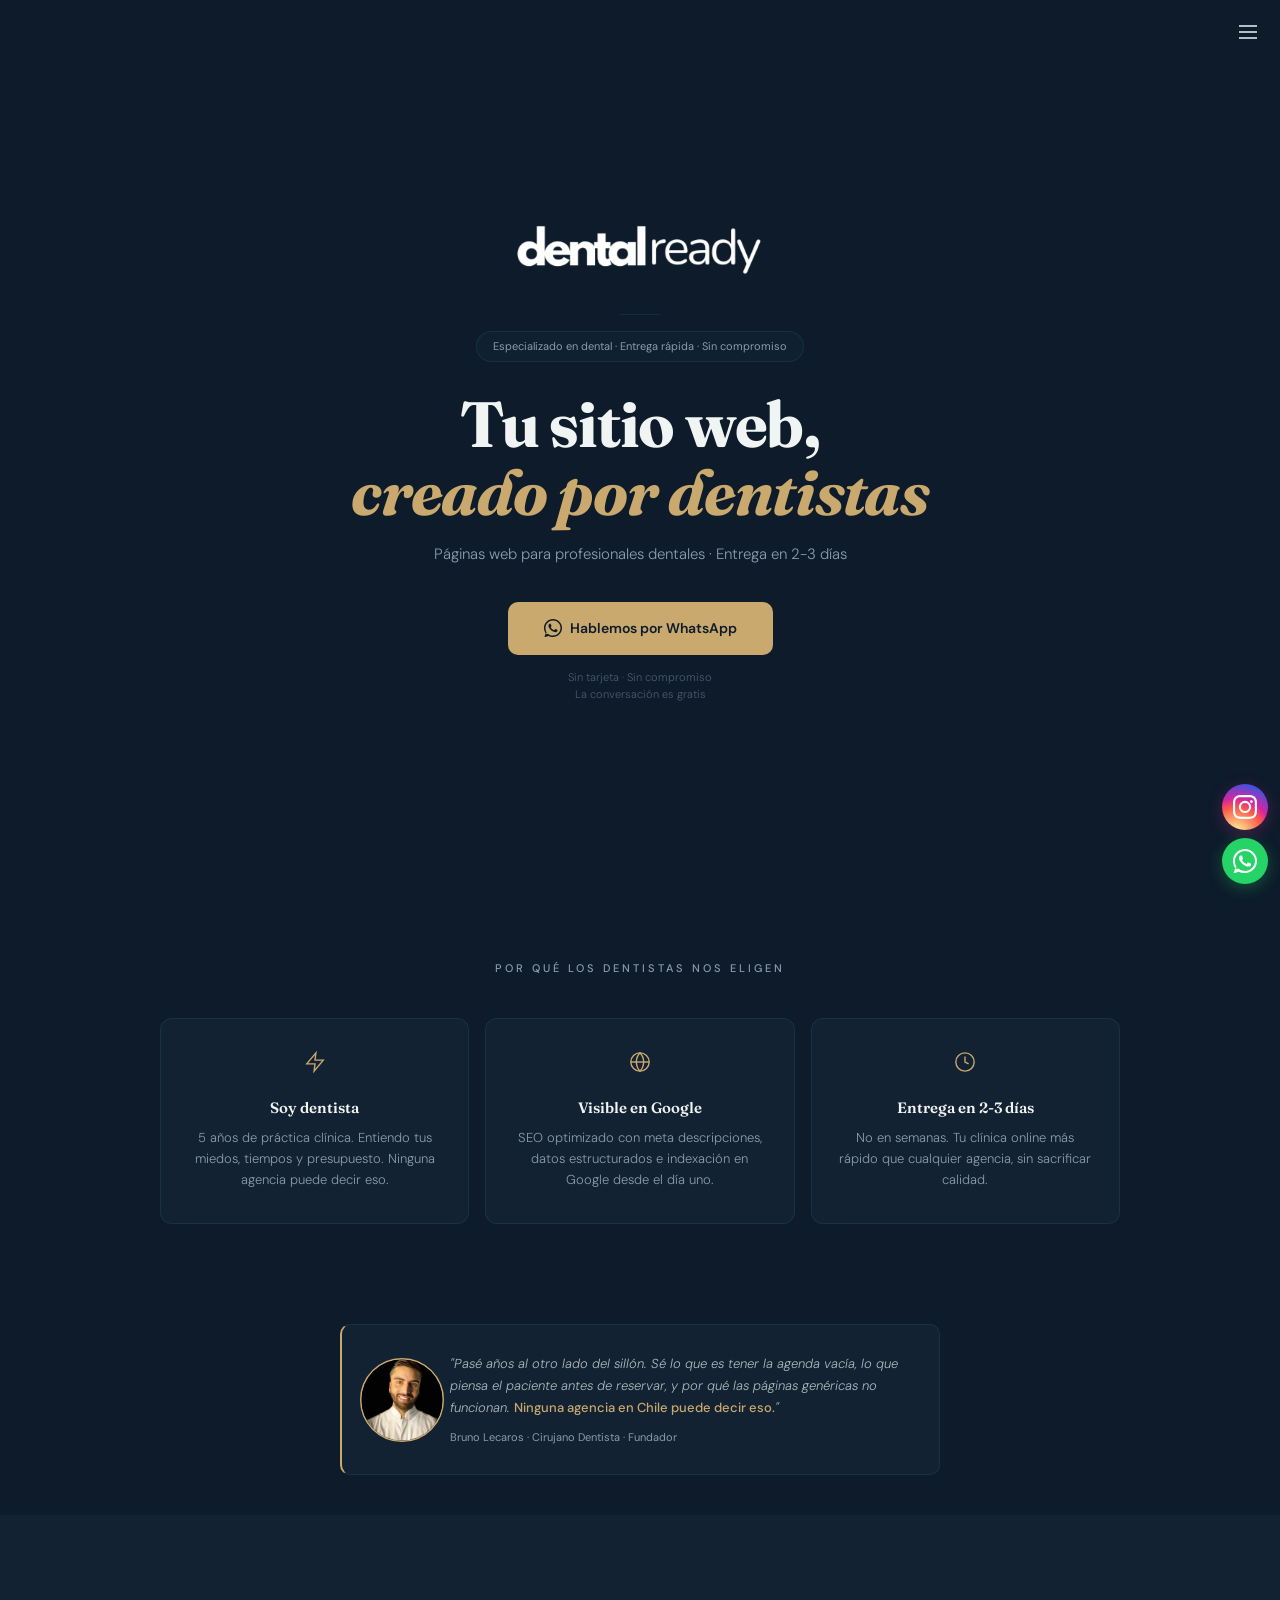
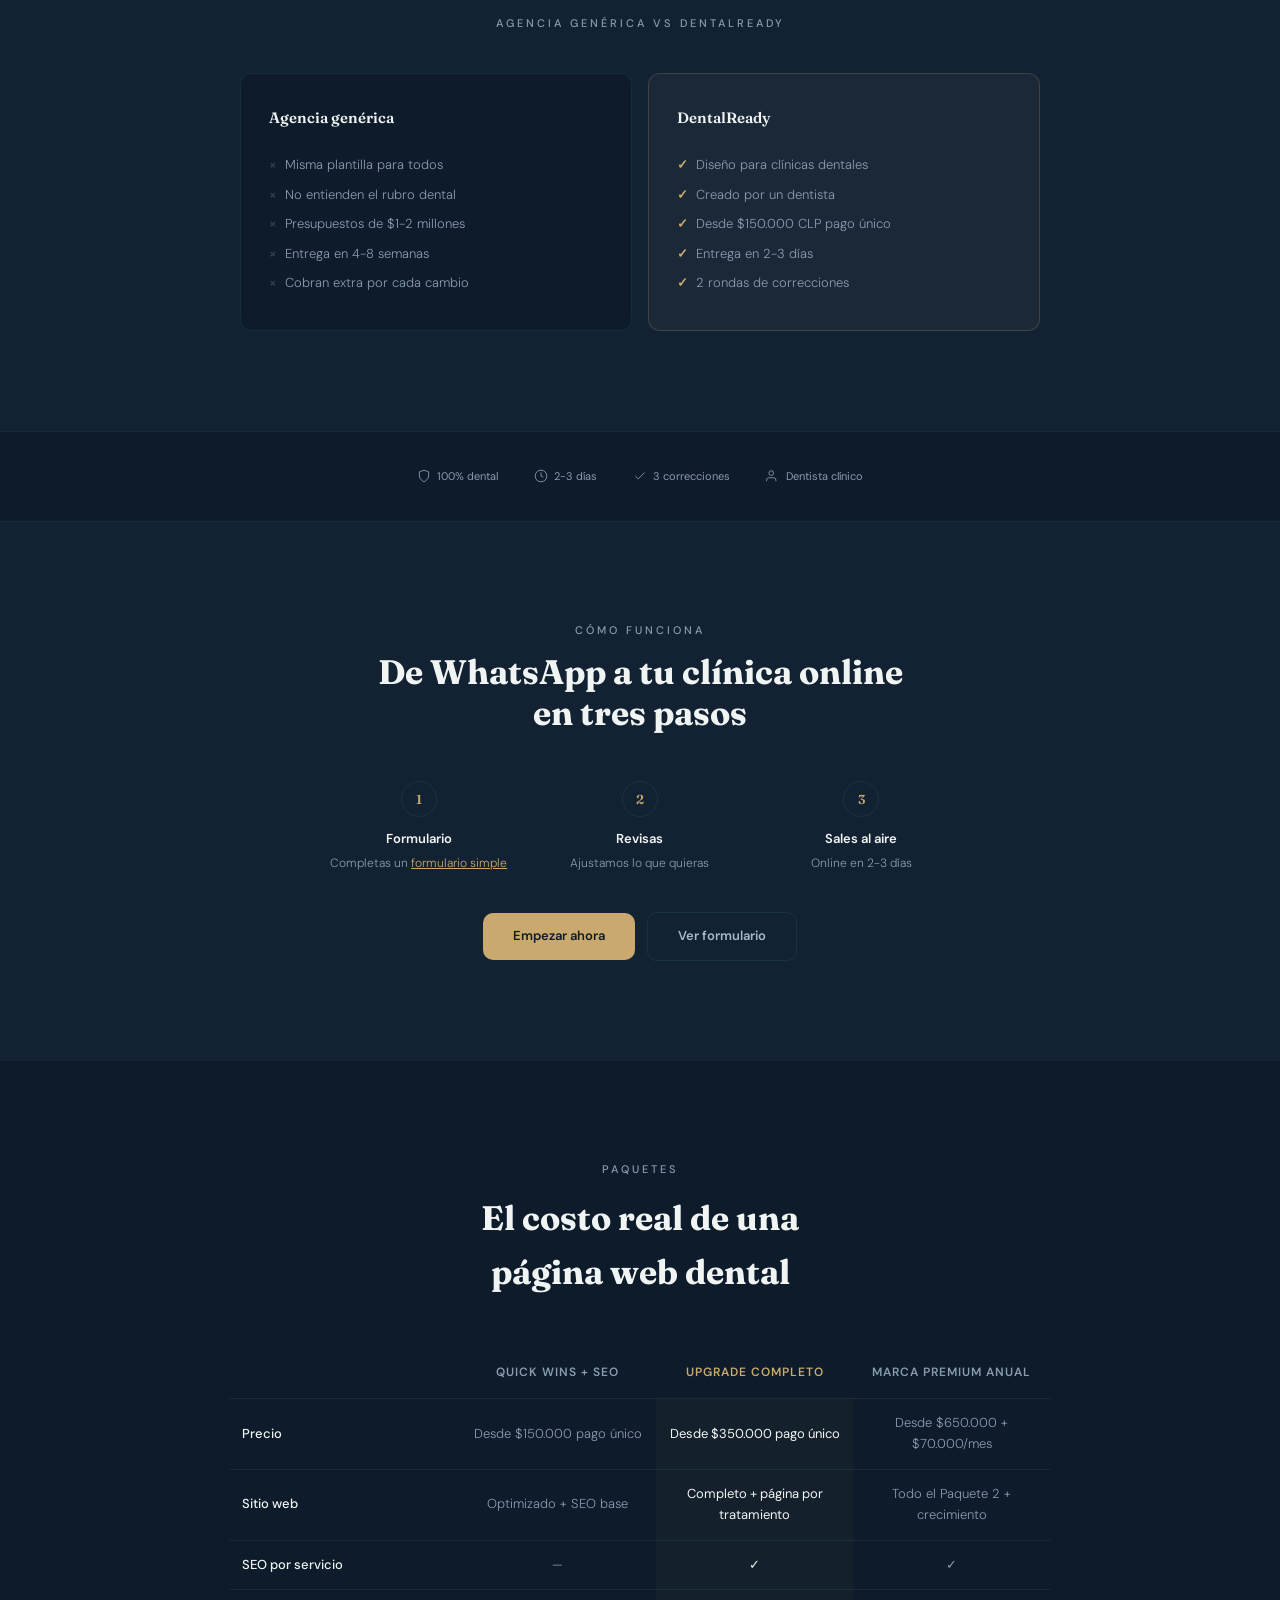
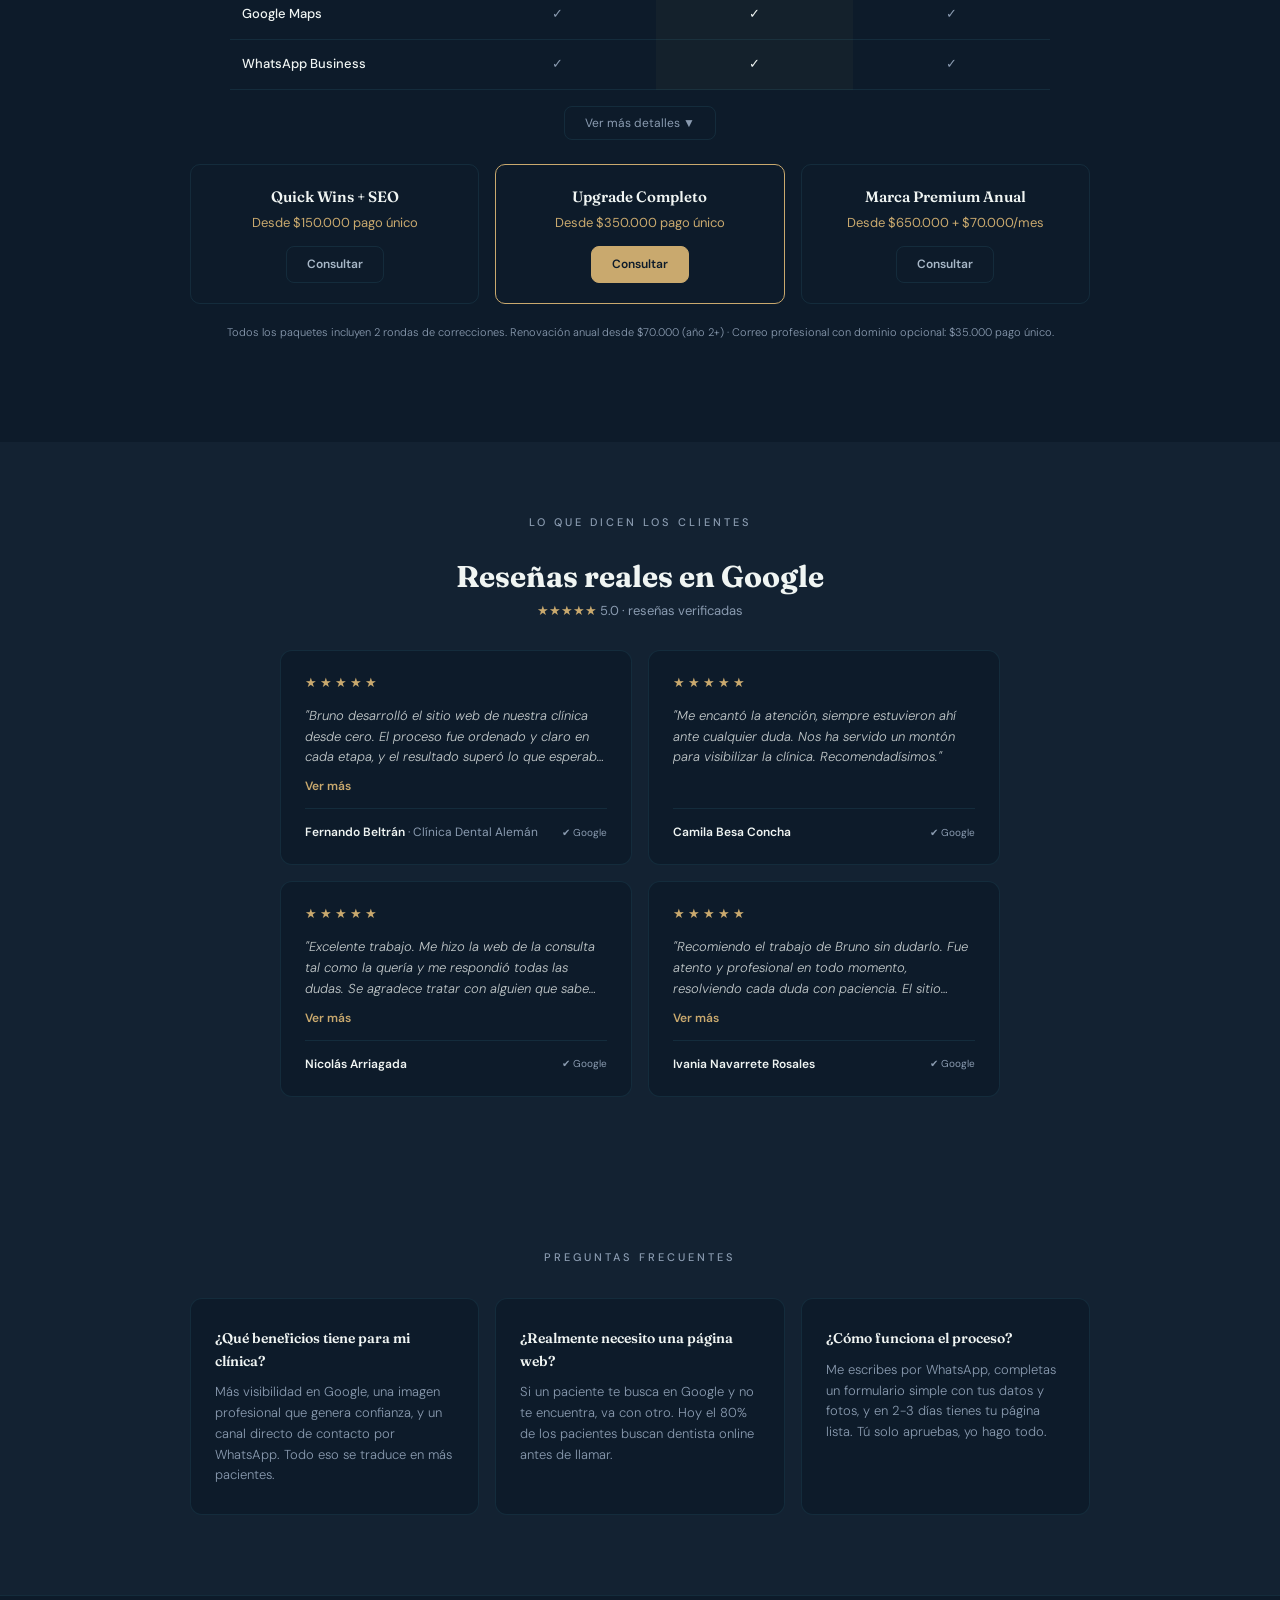
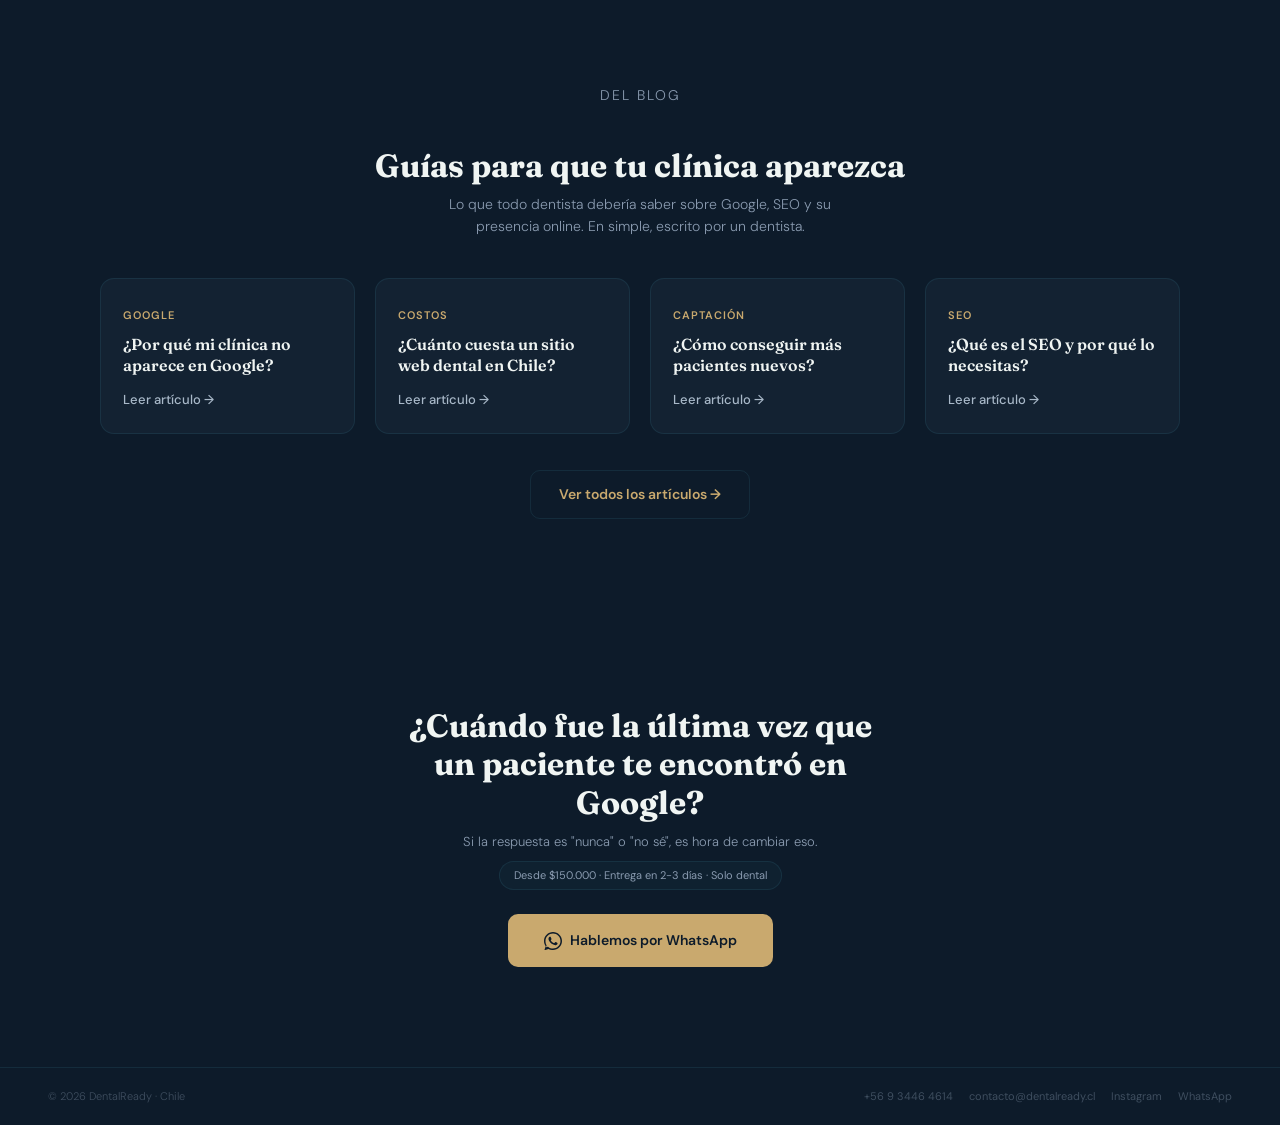
<file: index.html>
<!DOCTYPE html>
<html lang="es">
<head>
    <meta charset="UTF-8">
    <meta name="viewport" content="width=device-width, initial-scale=1.0">
    <title>DentalReady — Sitios web creados por dentistas · Desde $150.000</title>
    <meta name="description" content="Páginas web profesionales para clínicas dentales y dentistas en Chile. Creado por dentistas, para dentistas. Entrega rápida, desde $150.000 CLP.">
    <meta name="keywords" content="paginas web dentistas chile, diseño web clinica dental, web dentista santiago, marketing dental chile, sitio web odontologo, diseño web odontologia">
    <meta name="author" content="Bruno Lecaros">
    <meta name="robots" content="index, follow">
    <link rel="canonical" href="https://dentalready.cl/">

    <!-- Favicons -->
    <link rel="icon" type="image/svg+xml" href="assets/favicon.svg">
    <link rel="icon" type="image/png" sizes="32x32" href="assets/favicon-32.png">
    <link rel="icon" type="image/png" sizes="16x16" href="assets/favicon-16.png">
    <link rel="apple-touch-icon" sizes="180x180" href="assets/apple-touch-icon.png">
    <link rel="shortcut icon" href="assets/favicon.ico">

    <!-- Open Graph (WhatsApp, Facebook, LinkedIn) -->
    <meta property="og:type" content="website">
    <meta property="og:url" content="https://dentalready.cl/">
    <meta property="og:title" content="DentalReady — Páginas Web para Dentistas en Chile">
    <meta property="og:description" content="Páginas web profesionales para clínicas dentales. Creado por dentistas, para dentistas. Entrega rápida, desde $150.000 CLP.">
    <meta property="og:image" content="https://dentalready.cl/assets/founder.jpg">
    <meta property="og:locale" content="es_CL">
    <meta property="og:site_name" content="DentalReady">

    <!-- Twitter -->
    <meta name="twitter:card" content="summary_large_image">
    <meta name="twitter:title" content="DentalReady — Páginas Web para Dentistas en Chile">
    <meta name="twitter:description" content="Páginas web profesionales para clínicas dentales. Creado por dentistas. Desde $150.000.">
    <meta name="twitter:image" content="https://dentalready.cl/assets/founder.jpg">

    <!-- Schema.org structured data -->
    <script type="application/ld+json">
    {
      "@context": "https://schema.org",
      "@type": "ProfessionalService",
      "name": "DentalReady",
      "description": "Diseño y desarrollo de páginas web especializadas para clínicas dentales y dentistas en Chile.",
      "url": "https://dentalready.cl",
      "founder": {
        "@type": "Person",
        "name": "Bruno Lecaros",
        "jobTitle": "Cirujano Dentista",
        "url": "https://drbrunolecaros.cl"
      },
      "areaServed": {
        "@type": "Country",
        "name": "Chile"
      },
      "serviceType": "Diseño web para profesionales dentales",
      "priceRange": "$150.000 - $650.000 CLP",
      "telephone": "+56934464614",
      "sameAs": [
        "https://www.instagram.com/dentalready.cl/"
      ]
    }
    </script>

    <link rel="preconnect" href="https://fonts.googleapis.com">
    <link rel="preconnect" href="https://fonts.gstatic.com" crossorigin>
    <link href="https://fonts.googleapis.com/css2?family=Fraunces:ital,wght@0,400;0,500;0,600;0,700;0,800;1,400;1,500&family=DM+Sans:wght@300;400;500;600;700&display=swap" rel="stylesheet">
    <style>
        * { margin: 0; padding: 0; box-sizing: border-box; }
        :root {
            --bg: #0D1B2A;
            --bg-card: #132232;
            --bg-light: #1B2838;
            --accent: #3D8B9E;
            --accent-light: #4FA0B3;
            --gold: #C9A96E;
            --white: #F0F5F3;
            --gray: #8A9BB0;
            --gray-light: #A8B8C8;
            --line: rgba(61,139,158,0.15);
            --glass: rgba(61,139,158,0.06);
        }
        html { overflow-x: hidden; }
        body { overflow-x: hidden; }
        *, *::before, *::after { max-width: 100vw; }
        body { font-family: 'DM Sans', sans-serif; background: var(--bg); color: var(--white); line-height: 1.6; -webkit-font-smoothing: antialiased; }
        nav { position: fixed; top: 0; width: 100%; padding: 0 48px; height: 56px; display: flex; justify-content: space-between; align-items: center; z-index: 100; background: rgba(13,27,42,0.95); backdrop-filter: blur(16px); border-bottom: 1px solid var(--line); transform: translateY(-100%); transition: transform 0.3s; }
        nav.visible { transform: translateY(0); }
        .nav-logo { display: flex; align-items: center; gap: 8px; text-decoration: none; }
        .nav-logo svg { width: 22px; height: 22px; }
        .nav-logo-text { font-family: 'Fraunces', serif; font-size: 16px; font-weight: 700; color: var(--white); }
        .nav-links { display: flex; gap: 28px; list-style: none; align-items: center; }
        .nav-links a { text-decoration: none; color: var(--gray); font-size: 12px; font-weight: 400; transition: color 0.3s; }
        .nav-links a:hover { color: var(--white); }
        .nav-cta { padding: 8px 20px !important; background: var(--gold) !important; color: var(--bg) !important; font-weight: 600 !important; border-radius: 8px; font-size: 12px !important; }
        .burger { display: block; position: fixed; top: 12px; right: 12px; z-index: 150; background: none; border: none; cursor: pointer; padding: 8px; }
        .burger svg { width: 24px; height: 24px; stroke: var(--white); stroke-width: 1.5; }
        .nav-overlay { position: fixed; inset: 0; background: rgba(13,27,42,0.98); z-index: 200; display: flex; flex-direction: column; justify-content: center; align-items: center; gap: 32px; transform: translateX(100%); transition: transform 0.3s; backdrop-filter: blur(20px); }
        .nav-overlay.open { transform: translateX(0); }
        .nav-overlay a { text-decoration: none; color: var(--gray-light); font-family: 'Fraunces', serif; font-size: 24px; font-weight: 500; transition: color 0.3s; }
        .nav-overlay a:hover { color: var(--gold); }
        .nav-overlay .nav-cta-mobile { padding: 14px 36px; background: var(--gold); color: var(--bg); font-family: 'DM Sans', sans-serif; font-size: 14px; font-weight: 600; border-radius: 10px; margin-top: 16px; }
        .nav-close { position: absolute; top: 20px; right: 20px; background: none; border: none; cursor: pointer; padding: 8px; }
        .nav-close svg { width: 24px; height: 24px; stroke: var(--white); stroke-width: 1.5; }
        .hero { min-height: 100vh; display: flex; flex-direction: column; justify-content: center; align-items: center; text-align: center; padding: 80px 48px; position: relative; overflow: hidden; }
        .hero-glow { position: absolute; top: -150px; left: 50%; transform: translateX(-50%); width: 500px; height: 500px; background: radial-gradient(circle, rgba(61,139,158,0.08) 0%, transparent 70%); pointer-events: none; }
        /* ANIMACIONES */
        @keyframes fadeUp { from { opacity: 0; transform: translateY(24px); } to { opacity: 1; transform: translateY(0); } }
        .hero-logo-block { display: flex; flex-direction: column; align-items: center; gap: 12px; margin-bottom: 4px; opacity: 0; animation: fadeUp 0.8s ease forwards; animation-delay: 0.2s; }
        .hero-logo-icon { padding: 8px; }
        .hero-logo-name { font-family: 'Fraunces', serif; font-size: 32px; font-weight: 700; color: var(--white); }
        .hero-divider { width: 40px; height: 1px; background: var(--line); margin-bottom: 16px; opacity: 0; animation: fadeUp 0.6s ease forwards; animation-delay: 0.5s; }
        .hero-pill { display: inline-flex; align-items: center; gap: 6px; background: var(--glass); border: 1px solid var(--line); padding: 6px 16px; border-radius: 99px; font-size: 11px; color: var(--gray); margin-bottom: 28px; opacity: 0; animation: fadeUp 0.6s ease forwards; animation-delay: 0.7s; }
        .hero h1 { font-family: 'Fraunces', serif; font-size: clamp(38px, 6vw, 64px); font-weight: 700; line-height: 1.06; max-width: 580px; margin-bottom: 16px; letter-spacing: -0.02em; opacity: 0; animation: fadeUp 0.8s ease forwards; animation-delay: 0.9s; }
        .hero h1 em { font-style: italic; color: var(--gold); }
        .hero-tagline { font-size: 15px; color: var(--gray); margin-bottom: 36px; font-weight: 300; opacity: 0; animation: fadeUp 0.6s ease forwards; animation-delay: 1.2s; }
        .hero-cta { display: inline-flex; align-items: center; gap: 8px; padding: 15px 36px; background: var(--gold); color: var(--bg); font-size: 14px; font-weight: 600; border-radius: 10px; text-decoration: none; transition: all 0.3s; opacity: 0; animation: fadeUp 0.6s ease forwards; animation-delay: 1.5s; }
        .hero-cta:hover { transform: translateY(-2px); box-shadow: 0 8px 24px rgba(201,169,110,0.2); }
        .hero-cta svg { width: 18px; height: 18px; }
        .hero-note { font-size: 11px; color: rgba(138,155,176,0.5); margin-top: 14px; line-height: 1.6; font-weight: 300; opacity: 0; animation: fadeUp 0.6s ease forwards; animation-delay: 1.8s; }
        .value { padding: 60px 48px; }
        .value-label { text-align: center; font-size: 11px; font-weight: 500; text-transform: uppercase; letter-spacing: 3px; color: var(--gray); margin-bottom: 40px; }
        .value-grid { display: grid; grid-template-columns: repeat(3, 1fr); gap: 16px; max-width: 960px; margin: 0 auto; }
        .value-card { background: var(--bg-card); border: 1px solid var(--line); border-radius: 12px; padding: 32px 24px; text-align: center; transition: all 0.3s; }
        .value-card:hover { border-color: rgba(61,139,158,0.3); transform: translateY(-2px); }
        .value-card svg { width: 22px; height: 22px; stroke: var(--gold); fill: none; stroke-width: 1.5; margin-bottom: 16px; }
        .value-card h3 { font-family: 'Fraunces', serif; font-size: 15px; font-weight: 600; margin-bottom: 8px; }
        .value-card p { font-size: 13px; color: var(--gray); line-height: 1.6; font-weight: 300; }
        .comparison { padding: 100px 48px; background: var(--bg-card); }
        .comparison-label { text-align: center; font-size: 11px; font-weight: 500; text-transform: uppercase; letter-spacing: 3px; color: var(--gray); margin-bottom: 40px; }
        .comparison-grid { display: grid; grid-template-columns: 1fr 1fr; gap: 16px; max-width: 800px; margin: 0 auto; }
        .comp-card { border: 1px solid var(--line); border-radius: 12px; padding: 32px 28px; }
        .comp-card--muted { background: var(--bg); }
        .comp-card--accent { background: var(--bg-light); border-color: rgba(201,169,110,0.2); }
        .comp-card h3 { font-family: 'Fraunces', serif; font-size: 15px; font-weight: 600; margin-bottom: 20px; }
        .comp-list { list-style: none; }
        .comp-list li { font-size: 13px; color: var(--gray); padding: 5px 0; display: flex; align-items: flex-start; gap: 8px; line-height: 1.5; font-weight: 300; }
        .ci-x { color: rgba(255,255,255,0.15); font-weight: 700; }
        .ci-ok { color: var(--gold); font-weight: 700; }
        .proof { padding: 80px 48px; }
        .proof-inner { max-width: 620px; margin: 0 auto; text-align: center; }
        .proof-label { font-size: 11px; font-weight: 500; text-transform: uppercase; letter-spacing: 3px; color: var(--gray); margin-bottom: 28px; }
        .proof-stars { color: var(--gold); font-size: 16px; letter-spacing: 4px; margin-bottom: 20px; }
        .proof-quote { font-family: 'Fraunces', serif; font-size: clamp(17px, 2.2vw, 21px); font-weight: 400; font-style: italic; line-height: 1.65; color: rgba(240,245,243,0.75); margin-bottom: 20px; }
        .proof-quote em { font-style: normal; color: var(--gold); }
        .proof-author { font-size: 13px; color: var(--gray); }
        .proof-dots { display: flex; justify-content: center; gap: 8px; margin-top: 24px; }
        .proof-dot { width: 6px; height: 6px; border-radius: 50%; background: var(--gray); }
        .proof-dot.active { background: var(--gold); }
        .trust { padding: 36px 48px; border-top: 1px solid var(--line); border-bottom: 1px solid var(--line); }
        .trust-row { display: flex; justify-content: center; gap: 36px; flex-wrap: wrap; }
        .trust-badge { display: flex; align-items: center; gap: 6px; font-size: 11px; color: var(--gray); }
        .trust-badge svg { width: 14px; height: 14px; stroke: var(--gray); fill: none; stroke-width: 1.5; }
        .how { padding: 100px 48px; background: var(--bg-card); }
        .how-inner { max-width: 780px; margin: 0 auto; text-align: center; }
        .how-label { font-size: 11px; font-weight: 500; text-transform: uppercase; letter-spacing: 3px; color: var(--gray); margin-bottom: 12px; }
        .how h2 { font-family: 'Fraunces', serif; font-size: clamp(24px, 3.5vw, 34px); font-weight: 700; margin-bottom: 48px; line-height: 1.2; }
        .how-steps { display: grid; grid-template-columns: repeat(3, 1fr); gap: 24px; margin-bottom: 40px; max-width: 640px; margin-left: auto; margin-right: auto; }
        .how-step { text-align: center; }
        .how-num { width: 36px; height: 36px; border: 1px solid var(--line); border-radius: 50%; display: flex; align-items: center; justify-content: center; margin: 0 auto 12px; font-family: 'Fraunces', serif; font-size: 13px; font-weight: 600; color: var(--gold); }
        .how-step h3 { font-size: 13px; font-weight: 600; margin-bottom: 4px; }
        .how-step p { font-size: 12px; color: var(--gray); line-height: 1.5; font-weight: 300; }
        .how-cta { display: inline-flex; align-items: center; gap: 8px; padding: 13px 30px; background: var(--gold); color: var(--bg); font-size: 13px; font-weight: 600; border-radius: 10px; text-decoration: none; transition: all 0.3s; }
        .how-cta:hover { transform: translateY(-2px); }
        .pricing { padding: 100px 48px; }
        .pricing-label { text-align: center; font-size: 11px; font-weight: 500; text-transform: uppercase; letter-spacing: 3px; color: var(--gray); margin-bottom: 12px; }
        .pricing h2 { font-family: 'Fraunces', serif; font-size: clamp(24px, 3.5vw, 34px); font-weight: 700; text-align: center; margin-bottom: 48px; }
        .pricing-table { width: 100%; max-width: 820px; margin: 0 auto; border-collapse: collapse; table-layout: fixed; }
        .pricing-table col.col-desc { width: 28%; }
        .pricing-table col.col-price { width: 24%; }
        .pricing-table th { font-size: 12px; font-weight: 600; text-transform: uppercase; letter-spacing: 1px; padding: 16px 12px; text-align: center; border-bottom: 1px solid var(--line); color: var(--gray); }
        .pricing-table th:first-child { text-align: left; }
        .pricing-table th.col-hl { color: var(--gold); }
        .pricing-table td { font-size: 13px; padding: 14px 12px; border-bottom: 1px solid var(--line); color: var(--gray); font-weight: 300; text-align: center; }
        .pricing-table td.col-hl { color: var(--white); background: rgba(201,169,110,0.04); font-weight: 400; }
        .pricing-table td:first-child { font-weight: 500; color: var(--white); text-align: left; }
        .pricing-ctas { display: grid; grid-template-columns: repeat(3, 1fr); gap: 16px; max-width: 900px; margin: 24px auto 0; }
        .pricing-cta-card { text-align: center; padding: 20px; border: 1px solid var(--line); border-radius: 10px; transition: all 0.3s; }
        .pricing-cta-card:hover { border-color: rgba(201,169,110,0.3); }
        .pricing-cta-card.featured { border-color: var(--gold); }
        .pricing-cta-name { font-family: 'Fraunces', serif; font-size: 15px; font-weight: 600; margin-bottom: 4px; }
        .pricing-cta-price { font-size: 13px; color: var(--gold); margin-bottom: 12px; }
        .pricing-cta-btn { display: inline-block; padding: 8px 20px; border: 1px solid var(--line); color: var(--gray-light); font-size: 12px; font-weight: 600; border-radius: 8px; text-decoration: none; transition: all 0.3s; }
        .pricing-cta-btn:hover { border-color: var(--gold); color: var(--gold); }
        .pricing-cta-card.featured .pricing-cta-btn { background: var(--gold); color: var(--bg); border-color: var(--gold); }
        .pricing-note { text-align: center; margin-top: 20px; font-size: 11px; color: var(--gray); font-weight: 300; }
        .objections { padding: 80px 48px; background: var(--bg-card); }
        .objections-label { text-align: center; font-size: 11px; font-weight: 500; text-transform: uppercase; letter-spacing: 3px; color: var(--gray); margin-bottom: 32px; }
        .objections-grid { display: grid; grid-template-columns: repeat(3, 1fr); gap: 16px; max-width: 900px; margin: 0 auto; }
        .objection-card { border: 1px solid var(--line); border-radius: 12px; padding: 28px 24px; background: var(--bg); }
        .objection-q { font-family: 'Fraunces', serif; font-size: 14px; font-weight: 600; margin-bottom: 10px; }
        .objection-a { font-size: 13px; color: var(--gray); line-height: 1.6; font-weight: 300; }
        .final-cta { padding: 100px 48px; text-align: center; position: relative; overflow: hidden; }
        .final-glow { position: absolute; bottom: -80px; left: 50%; transform: translateX(-50%); width: 400px; height: 300px; background: radial-gradient(circle, rgba(201,169,110,0.05) 0%, transparent 70%); pointer-events: none; }
        .final-cta h2 { font-family: 'Fraunces', serif; font-size: clamp(22px, 3vw, 32px); font-weight: 700; max-width: 480px; margin: 0 auto 10px; line-height: 1.2; position: relative; }
        .final-cta p { font-size: 13px; color: var(--gray); margin-bottom: 8px; font-weight: 300; position: relative; }
        .final-pill { display: inline-block; font-size: 11px; color: var(--gray); background: var(--glass); border: 1px solid var(--line); padding: 5px 14px; border-radius: 99px; margin-bottom: 24px; position: relative; }
        .final-btn { display: inline-flex; align-items: center; gap: 8px; padding: 15px 36px; background: var(--gold); color: var(--bg); font-size: 14px; font-weight: 600; border-radius: 10px; text-decoration: none; transition: all 0.3s; position: relative; }
        .final-btn:hover { transform: translateY(-2px); box-shadow: 0 8px 24px rgba(201,169,110,0.2); }
        footer { padding: 20px 48px; border-top: 1px solid var(--line); display: flex; justify-content: space-between; align-items: center; }
        footer p { font-size: 11px; color: rgba(138,155,176,0.4); font-weight: 300; }
        .footer-links { display: flex; gap: 16px; }
        .footer-links a { font-size: 11px; color: rgba(138,155,176,0.4); text-decoration: none; }
        .footer-links a:hover { color: var(--white); }
        .wa-float { position: fixed; bottom: 16px; right: 12px; z-index: 999; width: 46px; height: 46px; background: #25D366; border-radius: 50%; display: flex; align-items: center; justify-content: center; text-decoration: none; box-shadow: 0 4px 16px rgba(37,211,102,0.3); transition: all 0.3s; }
        .wa-float:hover { transform: scale(1.08); }
        .wa-float svg { width: 24px; height: 24px; fill: #fff; }
        .ig-float { position: fixed; bottom: 70px; right: 12px; z-index: 999; width: 46px; height: 46px; border-radius: 50%; display: flex; align-items: center; justify-content: center; text-decoration: none; background: radial-gradient(circle at 30% 110%, #fdf497 0%, #fdf497 5%, #fd5949 45%, #d6249f 60%, #285AEB 90%); box-shadow: 0 4px 16px rgba(214,36,159,0.3); transition: all 0.3s; }
        .ig-float:hover { transform: scale(1.08); }
        .ig-float svg { width: 24px; height: 24px; fill: #fff; }
        /* TESTIMONIOS / RESEÑAS */
        .testimonials { padding: 72px 48px; background: var(--bg-card); }
        .reviews-grid { display: grid; grid-template-columns: repeat(2, 1fr); gap: 16px; max-width: 720px; margin: 0 auto; align-items: stretch; }
        .review-card { background: var(--bg); border: 1px solid var(--line); border-radius: 12px; padding: 22px 24px; text-align: left; display: flex; flex-direction: column; }
        .review-stars { color: var(--gold); font-size: 13px; letter-spacing: 3px; margin-bottom: 12px; }
        .review-text { font-family: 'DM Sans', sans-serif; font-size: 13px; font-weight: 300; font-style: italic; line-height: 1.6; color: rgba(240,245,243,0.8); margin-bottom: 10px; display: -webkit-box; -webkit-line-clamp: 3; -webkit-box-orient: vertical; overflow: hidden; }
        .review-text.expanded { -webkit-line-clamp: unset; overflow: visible; }
        .review-more { align-self: flex-start; background: none; border: none; color: var(--gold); font-family: 'DM Sans', sans-serif; font-size: 12px; font-weight: 600; cursor: pointer; padding: 0; margin-bottom: 14px; }
        .review-foot { display: flex; justify-content: space-between; align-items: center; gap: 12px; margin-top: auto; border-top: 1px solid var(--line); padding-top: 14px; }
        .review-author { font-size: 12px; color: var(--gray); font-weight: 400; font-style: normal; }
        .review-author b { color: var(--white); font-weight: 600; }
        .review-verified { font-size: 10px; color: var(--gray); white-space: nowrap; }
        @media (max-width: 768px) {
            .testimonials { padding: 64px 20px; }
            .reviews-grid { display: flex; grid-template-columns: none; max-width: none; gap: 14px; overflow-x: auto; scroll-snap-type: x mandatory; padding: 4px 20px 16px; margin: 0 -20px; -webkit-overflow-scrolling: touch; scrollbar-width: none; }
            .reviews-grid::-webkit-scrollbar { display: none; }
            .review-card { flex: 0 0 82%; min-width: 82%; scroll-snap-align: center; padding: 24px; }
            nav { padding: 0 20px; }
            .nav-links { display: none; }
            .burger { display: block; }
            .hero { padding: 60px 20px; text-align: center; align-items: center; }
            .hero h1 { font-size: 32px; text-align: center; }
            .hero-tagline { text-align: center; }
            .hero-note { text-align: center; }
            .value,.comparison,.proof,.how,.pricing,.objections,.final-cta { padding: 64px 20px; text-align: center; }
            .value-grid,.comparison-grid,.objections-grid,.pricing-ctas { grid-template-columns: 1fr; }
            .value-card, .comp-card, .objection-card { text-align: center; }
            .comp-list li { justify-content: center; }
            .how-steps { grid-template-columns: 1fr; max-width: 320px; }
            .how-inner { text-align: center; }
            .pricing-table { font-size: 10px; display: block; overflow-x: auto; white-space: nowrap; }
            .pricing-table thead, .pricing-table tbody { display: table; width: 100%; }
            .pricing-table th, .pricing-table td { padding: 8px 6px; text-align: center; }
            .pricing-table td:first-child { text-align: left; }
            .pricing-cta-card { text-align: center; }
            .trust-row { justify-content: center; gap: 16px; }
            .proof-inner { text-align: center; }
            .section-title, .comparison-label, .value-label, .pricing-label, .how-label, .objections-label { text-align: center; }
            footer { flex-direction: column; gap: 8px; padding: 16px 20px; text-align: center; }
            .footer-links { justify-content: center; }
        }
    </style>
</head>
<body>
    <button class="burger" onclick="document.getElementById('nav-mobile').classList.add('open')" aria-label="Abrir menú">
        <svg viewBox="0 0 24 24" fill="none"><line x1="3" y1="6" x2="21" y2="6"></line><line x1="3" y1="12" x2="21" y2="12"></line><line x1="3" y1="18" x2="21" y2="18"></line></svg>
    </button>
    <div class="nav-overlay" id="nav-mobile">
        <button class="nav-close" onclick="document.getElementById('nav-mobile').classList.remove('open')" aria-label="Cerrar menú">
            <svg viewBox="0 0 24 24" fill="none"><line x1="18" y1="6" x2="6" y2="18"></line><line x1="6" y1="6" x2="18" y2="18"></line></svg>
        </button>
        <a href="#problema" onclick="document.getElementById('nav-mobile').classList.remove('open')">Por Qué</a>
        <a href="#proceso" onclick="document.getElementById('nav-mobile').classList.remove('open')">Proceso</a>
        <a href="#paquetes" onclick="document.getElementById('nav-mobile').classList.remove('open')">Paquetes</a>
        <a href="blog/index.html">Blog</a>
        <a href="https://wa.me/56934464614?text=Hola%20Bruno%2C%20me%20interesa%20DentalReady" class="nav-cta-mobile">Hablemos</a>
    </div>
    <section class="hero"><div class="hero-logo-block"><div class="hero-logo-icon"><img src="assets/logo/1.png" alt="DentalReady — Páginas web para dentistas en Chile" style="height: 90px; transition: all 0.4s;"></div></div><div class="hero-divider"></div><span class="hero-pill">Especializado en dental · Entrega rápida · Sin compromiso</span><h1>Tu sitio web,<br><em>creado por dentistas</em></h1><p class="hero-tagline">Páginas web para profesionales dentales · Entrega en 2-3 días</p><a href="https://wa.me/56934464614?text=Hola%20Bruno%2C%20quiero%20saber%20más%20sobre%20DentalReady" class="hero-cta"><svg viewBox="0 0 24 24" fill="currentColor"><path d="M17.472 14.382c-.297-.149-1.758-.867-2.03-.967-.273-.099-.471-.148-.67.15-.197.297-.767.966-.94 1.164-.173.199-.347.223-.644.075-.297-.15-1.255-.463-2.39-1.475-.883-.788-1.48-1.761-1.653-2.059-.173-.297-.018-.458.13-.606.134-.133.298-.347.446-.52.149-.174.198-.298.298-.497.099-.198.05-.371-.025-.52-.075-.149-.669-1.612-.916-2.207-.242-.579-.487-.5-.669-.51-.173-.008-.371-.01-.57-.01-.198 0-.52.074-.792.372-.272.297-1.04 1.016-1.04 2.479 0 1.462 1.065 2.875 1.213 3.074.149.198 2.096 3.2 5.077 4.487.709.306 1.262.489 1.694.625.712.227 1.36.195 1.871.118.571-.085 1.758-.719 2.006-1.413.248-.694.248-1.289.173-1.413-.074-.124-.272-.198-.57-.347z"/><path d="M12 0C5.373 0 0 5.373 0 12c0 2.625.846 5.059 2.284 7.034L.789 23.492a.5.5 0 00.612.616l4.529-1.459A11.94 11.94 0 0012 24c6.627 0 12-5.373 12-12S18.627 0 12 0zm0 22c-2.347 0-4.518-.804-6.237-2.152l-.436-.348-2.684.865.882-2.631-.379-.453A9.963 9.963 0 012 12C2 6.486 6.486 2 12 2s10 4.486 10 10-4.486 10-10 10z"/></svg>Hablemos por WhatsApp</a><span class="hero-note">Sin tarjeta · Sin compromiso<br>La conversación es gratis</span></section>
    <section class="value" id="problema"><p class="value-label">Por qué los dentistas nos eligen</p><div class="value-grid"><div class="value-card"><svg viewBox="0 0 24 24"><polygon points="13 2 3 14 12 14 11 22 21 10 12 10 13 2"></polygon></svg><h3>Soy dentista</h3><p>5 años de práctica clínica. Entiendo tus miedos, tiempos y presupuesto. Ninguna agencia puede decir eso.</p></div><div class="value-card"><svg viewBox="0 0 24 24"><circle cx="12" cy="12" r="10"></circle><line x1="2" y1="12" x2="22" y2="12"></line><path d="M12 2a15.3 15.3 0 0 1 4 10 15.3 15.3 0 0 1-4 10 15.3 15.3 0 0 1-4-10 15.3 15.3 0 0 1 4-10z"></path></svg><h3>Visible en Google</h3><p>SEO optimizado con meta descripciones, datos estructurados e indexación en Google desde el día uno.</p></div><div class="value-card"><svg viewBox="0 0 24 24"><circle cx="12" cy="12" r="10"></circle><polyline points="12 6 12 12 16 14"></polyline></svg><h3>Entrega en 2-3 días</h3><p>No en semanas. Tu clínica online más rápido que cualquier agencia, sin sacrificar calidad.</p></div></div></section>
    <!-- QUOTE PERSONAL -->
    <section style="padding: 40px 48px;">
        <div style="max-width: 600px; margin: 0 auto; background: var(--bg-card); border: 1px solid var(--line); border-left: 2px solid var(--gold); border-radius: 10px; padding: 28px 32px; display: flex; gap: 20px; align-items: center;">
            <img src="assets/founder.jpg" alt="Dr. Bruno Lecaros — Cirujano dentista y fundador de DentalReady" style="width: 56px; height: 56px; border-radius: 50%; border: 1.5px solid var(--gold); object-fit: cover; object-position: center 0%; flex-shrink: 0; transform: scale(1.5);">
            <div>
                <p style="font-family: 'DM Sans', sans-serif; font-size: 13px; font-weight: 300; font-style: italic; line-height: 1.7; color: rgba(240,245,243,0.7); margin-bottom: 10px;">"Pasé años al otro lado del sillón. Sé lo que es tener la agenda vacía, lo que piensa el paciente antes de reservar, y por qué las páginas genéricas no funcionan. <span style="font-style: normal; color: var(--gold); font-weight: 500;">Ninguna agencia en Chile puede decir eso.</span>"</p>
                <p style="font-size: 11px; color: var(--gray); font-weight: 400;">Bruno Lecaros · Cirujano Dentista · Fundador</p>
            </div>
        </div>
    </section>

    <section class="comparison"><p class="comparison-label">Agencia genérica vs DentalReady</p><div class="comparison-grid"><div class="comp-card comp-card--muted"><h3>Agencia genérica</h3><ul class="comp-list"><li><span class="ci-x">×</span> Misma plantilla para todos</li><li><span class="ci-x">×</span> No entienden el rubro dental</li><li><span class="ci-x">×</span> Presupuestos de $1-2 millones</li><li><span class="ci-x">×</span> Entrega en 4-8 semanas</li><li><span class="ci-x">×</span> Cobran extra por cada cambio</li></ul></div><div class="comp-card comp-card--accent"><h3>DentalReady</h3><ul class="comp-list"><li><span class="ci-ok">✓</span> Diseño para clínicas dentales</li><li><span class="ci-ok">✓</span> Creado por un dentista</li><li><span class="ci-ok">✓</span> Desde $150.000 CLP pago único</li><li><span class="ci-ok">✓</span> Entrega en 2-3 días</li><li><span class="ci-ok">✓</span> 2 rondas de correcciones</li></ul></div></div></section>
    <section class="trust"><div class="trust-row"><span class="trust-badge"><svg viewBox="0 0 24 24"><path d="M12 22s8-4 8-10V5l-8-3-8 3v7c0 6 8 10 8 10z"></path></svg>100% dental</span><span class="trust-badge"><svg viewBox="0 0 24 24"><circle cx="12" cy="12" r="10"></circle><polyline points="12 6 12 12 16 14"></polyline></svg>2-3 días</span><span class="trust-badge"><svg viewBox="0 0 24 24"><polyline points="20 6 9 17 4 12"></polyline></svg>3 correcciones</span><span class="trust-badge"><svg viewBox="0 0 24 24"><path d="M17 21v-2a4 4 0 0 0-4-4H5a4 4 0 0 0-4 4v2"></path><circle cx="9" cy="7" r="4"></circle></svg>Dentista clínico</span></div></section>
    <section class="how" id="proceso"><div class="how-inner"><p class="how-label">Cómo funciona</p><h2>De WhatsApp a tu clínica online<br>en tres pasos</h2><div class="how-steps"><div class="how-step"><span class="how-num">1</span><h3>Formulario</h3><p>Completas un <a href="formulario-intake-dental.html" target="_blank" style="color: var(--gold); text-decoration: underline;">formulario simple</a></p></div><div class="how-step"><span class="how-num">2</span><h3>Revisas</h3><p>Ajustamos lo que quieras</p></div><div class="how-step"><span class="how-num">3</span><h3>Sales al aire</h3><p>Online en 2-3 días</p></div></div><a href="https://wa.me/56934464614?text=Hola%20Bruno%2C%20quiero%20empezar" class="how-cta" style="margin-right: 12px;">Empezar ahora</a><a href="formulario-intake-dental.html" target="_blank" class="how-cta" style="background: transparent; border: 1px solid var(--line); color: var(--gray-light);">Ver formulario</a></div></section>
    <section class="pricing" id="paquetes">
        <p class="pricing-label">Paquetes</p>
        <h2>El costo real de una<br>página web dental</h2>

        <!-- TABLA PAQUETES -->
        <table class="pricing-table">
            <colgroup>
                <col class="col-desc">
                <col class="col-price">
                <col class="col-price">
                <col class="col-price">
            </colgroup>
            <thead>
                <tr>
                    <th></th>
                    <th>Quick Wins + SEO</th>
                    <th class="col-hl">Upgrade Completo</th>
                    <th>Marca Premium Anual</th>
                </tr>
            </thead>
            <tbody>
                <tr><td>Precio</td><td>Desde $150.000 pago único</td><td class="col-hl">Desde $350.000 pago único</td><td>Desde $650.000 + $70.000/mes</td></tr>
                <tr><td>Sitio web</td><td>Optimizado + SEO base</td><td class="col-hl">Completo + página por tratamiento</td><td>Todo el Paquete 2 + crecimiento</td></tr>
                <tr><td>SEO por servicio</td><td>—</td><td class="col-hl">✓</td><td>✓</td></tr>
                <tr><td>Google Maps</td><td>✓</td><td class="col-hl">✓</td><td>✓</td></tr>
                <tr><td>WhatsApp Business</td><td>✓</td><td class="col-hl">✓</td><td>✓</td></tr>
                <tr class="extra-row" style="display: none;"><td>Dominio + hosting (1er año)</td><td>✓</td><td class="col-hl">✓</td><td>✓</td></tr>
                <tr class="extra-row" style="display: none;"><td>Contenido mensual (blog + redes)</td><td>—</td><td class="col-hl">—</td><td>12 blogs + 12 posts/año</td></tr>
                <tr class="extra-row" style="display: none;"><td>Reportes SEO + reseñas</td><td>—</td><td class="col-hl">—</td><td>✓</td></tr>
                <tr class="extra-row" style="display: none;"><td>Capacitación al equipo</td><td>—</td><td class="col-hl">—</td><td>✓</td></tr>
                <tr class="extra-row" style="display: none;"><td>Renovación anual (año 2+)</td><td>$70.000</td><td class="col-hl">$100.000</td><td>$100.000</td></tr>
            </tbody>
        </table>
        <div style="text-align: center; margin-top: 16px;">
            <button onclick="var rows=document.querySelectorAll('.extra-row');var show=rows[0].style.display==='none';rows.forEach(function(r){r.style.display=show?'':'none'});this.textContent=show?'Ocultar detalles ▲':'Ver más detalles ▼'" style="background: none; border: 1px solid var(--line); color: var(--gray); font-family: 'DM Sans', sans-serif; font-size: 12px; padding: 8px 20px; border-radius: 8px; cursor: pointer;">Ver más detalles ▼</button>
        </div>

        <!-- CTAs -->
        <div class="pricing-ctas">
            <div class="pricing-cta-card">
                <div class="pricing-cta-name">Quick Wins + SEO</div>
                <div class="pricing-cta-price">Desde $150.000 pago único</div>
                <a href="https://wa.me/56934464614?text=Hola%20Bruno%2C%20me%20interesa%20el%20Paquete%201%20Quick%20Wins" class="pricing-cta-btn">Consultar</a>
            </div>
            <div class="pricing-cta-card featured">
                <div class="pricing-cta-name">Upgrade Completo</div>
                <div class="pricing-cta-price">Desde $350.000 pago único</div>
                <a href="https://wa.me/56934464614?text=Hola%20Bruno%2C%20me%20interesa%20el%20Paquete%202%20Upgrade%20Completo" class="pricing-cta-btn">Consultar</a>
            </div>
            <div class="pricing-cta-card">
                <div class="pricing-cta-name">Marca Premium Anual</div>
                <div class="pricing-cta-price">Desde $650.000 + $70.000/mes</div>
                <a href="https://wa.me/56934464614?text=Hola%20Bruno%2C%20me%20interesa%20el%20Paquete%203%20Marca%20Premium" class="pricing-cta-btn">Consultar</a>
            </div>
        </div>
        <p class="pricing-note">Todos los paquetes incluyen 2 rondas de correcciones. Renovación anual desde $70.000 (año 2+) · Correo profesional con dominio opcional: $35.000 pago único.</p>
    </section>

    <!-- TESTIMONIOS REALES (Google) -->
    <section class="testimonials" id="testimonios">
        <p class="proof-label" style="text-align:center;">Lo que dicen los clientes</p>
        <h2 style="font-family:'Fraunces',serif; font-size:clamp(22px,3vw,30px); font-weight:700; text-align:center; margin-bottom:6px; line-height:1.2;">Reseñas reales en Google</h2>
        <p style="text-align:center; font-size:13px; color:var(--gold); margin-bottom:28px;">★★★★★ <span style="color:var(--gray);">5.0 · reseñas verificadas</span></p>
        <div class="reviews-grid">
            <div class="review-card">
                <div class="review-stars">★★★★★</div>
                <p class="review-text">"Bruno desarrolló el sitio web de nuestra clínica desde cero. El proceso fue ordenado y claro en cada etapa, y el resultado superó lo que esperaba: un sitio profesional y rápido, a la altura de la clínica. Lo que más valoro es que entiende el rubro dental por dentro, porque es dentista. Cada decisión, desde la estructura hasta los textos, tiene sentido clínico, no solo estético. Desde la entrega los pacientes llegan mejor informados y agendan más fácil. Lo recomiendo totalmente."</p>
                <button class="review-more" onclick="var p=this.previousElementSibling;var e=p.classList.toggle('expanded');this.textContent=e?'Ver menos':'Ver más';">Ver más</button>
                <div class="review-foot">
                    <p class="review-author"><b>Fernando Beltrán</b> · Clínica Dental Alemán</p>
                    <span class="review-verified">✔ Google</span>
                </div>
            </div>
            <div class="review-card">
                <div class="review-stars">★★★★★</div>
                <p class="review-text">"Me encantó la atención, siempre estuvieron ahí ante cualquier duda. Nos ha servido un montón para visibilizar la clínica. Recomendadísimos."</p>
                <button class="review-more" onclick="var p=this.previousElementSibling;var e=p.classList.toggle('expanded');this.textContent=e?'Ver menos':'Ver más';">Ver más</button>
                <div class="review-foot">
                    <p class="review-author"><b>Camila Besa Concha</b></p>
                    <span class="review-verified">✔ Google</span>
                </div>
            </div>
            <div class="review-card">
                <div class="review-stars">★★★★★</div>
                <p class="review-text">"Excelente trabajo. Me hizo la web de la consulta tal como la quería y me respondió todas las dudas. Se agradece tratar con alguien que sabe de odontología y no solo de diseño."</p>
                <button class="review-more" onclick="var p=this.previousElementSibling;var e=p.classList.toggle('expanded');this.textContent=e?'Ver menos':'Ver más';">Ver más</button>
                <div class="review-foot">
                    <p class="review-author"><b>Nicolás Arriagada</b></p>
                    <span class="review-verified">✔ Google</span>
                </div>
            </div>
            <div class="review-card">
                <div class="review-stars">★★★★★</div>
                <p class="review-text">"Recomiendo el trabajo de Bruno sin dudarlo. Fue atento y profesional en todo momento, resolviendo cada duda con paciencia. El sitio quedó tal como lo imaginaba y transmite la seriedad que buscaba para mi clínica."</p>
                <button class="review-more" onclick="var p=this.previousElementSibling;var e=p.classList.toggle('expanded');this.textContent=e?'Ver menos':'Ver más';">Ver más</button>
                <div class="review-foot">
                    <p class="review-author"><b>Ivania Navarrete Rosales</b></p>
                    <span class="review-verified">✔ Google</span>
                </div>
            </div>
        </div>
    </section>

    <section class="objections"><p class="objections-label">Preguntas frecuentes</p><div class="objections-grid"><div class="objection-card"><p class="objection-q">¿Qué beneficios tiene para mi clínica?</p><p class="objection-a">Más visibilidad en Google, una imagen profesional que genera confianza, y un canal directo de contacto por WhatsApp. Todo eso se traduce en más pacientes.</p></div><div class="objection-card"><p class="objection-q">¿Realmente necesito una página web?</p><p class="objection-a">Si un paciente te busca en Google y no te encuentra, va con otro. Hoy el 80% de los pacientes buscan dentista online antes de llamar.</p></div><div class="objection-card"><p class="objection-q">¿Cómo funciona el proceso?</p><p class="objection-a">Me escribes por WhatsApp, completas un formulario simple con tus datos y fotos, y en 2-3 días tienes tu página lista. Tú solo apruebas, yo hago todo.</p></div></div></section>
    <style>
        .home-blog { padding: 88px 48px; text-align: center; border-top: 1px solid var(--line); }
        .home-blog-label { font-size: 12px; letter-spacing: 2px; text-transform: uppercase; color: var(--gold); font-weight: 600; margin-bottom: 12px; }
        .home-blog h2 { font-family: 'Fraunces', serif; font-size: clamp(22px, 3vw, 32px); font-weight: 700; line-height: 1.2; margin-bottom: 8px; }
        .home-blog > p { font-size: 14px; color: var(--gray); font-weight: 300; max-width: 440px; margin: 0 auto 40px; }
        .home-blog-grid { display: grid; grid-template-columns: repeat(4, 1fr); gap: 20px; max-width: 1080px; margin: 0 auto 36px; text-align: left; }
        .home-blog-card { display: block; text-decoration: none; background: var(--bg-card); border: 1px solid var(--line); border-radius: 14px; padding: 22px; transition: transform 0.3s, border-color 0.3s; }
        .home-blog-card:hover { transform: translateY(-4px); border-color: rgba(201,169,110,0.4); }
        .home-blog-cat { display: inline-block; font-size: 11px; letter-spacing: 1px; text-transform: uppercase; color: var(--gold); font-weight: 600; margin-bottom: 10px; }
        .home-blog-card h3 { font-family: 'Fraunces', serif; font-size: 16px; font-weight: 600; color: var(--white); line-height: 1.3; margin-bottom: 10px; }
        .home-blog-card span.more { font-size: 13px; color: var(--gray-light); font-weight: 500; }
        .home-blog-all { display: inline-block; font-size: 14px; font-weight: 600; color: var(--gold); text-decoration: none; border: 1px solid var(--line); padding: 12px 28px; border-radius: 10px; transition: border-color 0.3s; }
        .home-blog-all:hover { border-color: rgba(201,169,110,0.5); }
        @media (max-width: 900px) { .home-blog-grid { grid-template-columns: repeat(2, 1fr); } }
        @media (max-width: 560px) { .home-blog { padding: 64px 20px; } .home-blog-grid { grid-template-columns: 1fr; } }
    </style>
    <section class="home-blog">
        <p class="home-blog-label">Del blog</p>
        <h2>Guías para que tu clínica aparezca</h2>
        <p>Lo que todo dentista debería saber sobre Google, SEO y su presencia online. En simple, escrito por un dentista.</p>
        <div class="home-blog-grid">
            <a class="home-blog-card" href="blog/por-que-mi-clinica-no-aparece-en-google.html">
                <span class="home-blog-cat">Google</span>
                <h3>¿Por qué mi clínica no aparece en Google?</h3>
                <span class="more">Leer artículo →</span>
            </a>
            <a class="home-blog-card" href="blog/cuanto-cuesta-sitio-web-clinica-dental-chile.html">
                <span class="home-blog-cat">Costos</span>
                <h3>¿Cuánto cuesta un sitio web dental en Chile?</h3>
                <span class="more">Leer artículo →</span>
            </a>
            <a class="home-blog-card" href="blog/como-conseguir-mas-pacientes-clinica-dental.html">
                <span class="home-blog-cat">Captación</span>
                <h3>¿Cómo conseguir más pacientes nuevos?</h3>
                <span class="more">Leer artículo →</span>
            </a>
            <a class="home-blog-card" href="blog/que-es-seo-para-dentistas.html">
                <span class="home-blog-cat">SEO</span>
                <h3>¿Qué es el SEO y por qué lo necesitas?</h3>
                <span class="more">Leer artículo →</span>
            </a>
        </div>
        <a class="home-blog-all" href="blog/index.html">Ver todos los artículos →</a>
    </section>
    <section class="final-cta"><h2>¿Cuándo fue la última vez que un paciente te encontró en Google?</h2><p>Si la respuesta es "nunca" o "no sé", es hora de cambiar eso.</p><span class="final-pill">Desde $150.000 · Entrega en 2-3 días · Solo dental</span><br><a href="https://wa.me/56934464614?text=Hola%20Bruno%2C%20quiero%20saber%20más%20sobre%20DentalReady" class="final-btn"><svg viewBox="0 0 24 24" fill="currentColor" width="18" height="18"><path d="M17.472 14.382c-.297-.149-1.758-.867-2.03-.967-.273-.099-.471-.148-.67.15-.197.297-.767.966-.94 1.164-.173.199-.347.223-.644.075-.297-.15-1.255-.463-2.39-1.475-.883-.788-1.48-1.761-1.653-2.059-.173-.297-.018-.458.13-.606.134-.133.298-.347.446-.52.149-.174.198-.298.298-.497.099-.198.05-.371-.025-.52-.075-.149-.669-1.612-.916-2.207-.242-.579-.487-.5-.669-.51-.173-.008-.371-.01-.57-.01-.198 0-.52.074-.792.372-.272.297-1.04 1.016-1.04 2.479 0 1.462 1.065 2.875 1.213 3.074.149.198 2.096 3.2 5.077 4.487.709.306 1.262.489 1.694.625.712.227 1.36.195 1.871.118.571-.085 1.758-.719 2.006-1.413.248-.694.248-1.289.173-1.413-.074-.124-.272-.198-.57-.347z"/><path d="M12 0C5.373 0 0 5.373 0 12c0 2.625.846 5.059 2.284 7.034L.789 23.492a.5.5 0 00.612.616l4.529-1.459A11.94 11.94 0 0012 24c6.627 0 12-5.373 12-12S18.627 0 12 0zm0 22c-2.347 0-4.518-.804-6.237-2.152l-.436-.348-2.684.865.882-2.631-.379-.453A9.963 9.963 0 012 12C2 6.486 6.486 2 12 2s10 4.486 10 10-4.486 10-10 10z"/></svg>Hablemos por WhatsApp</a></section>
    <footer><p>&copy; 2026 DentalReady · Chile</p><div class="footer-links"><a href="tel:+56934464614">+56 9 3446 4614</a><a class="email-link" data-user="contacto" data-domain="dentalready.cl">Email</a><a href="https://www.instagram.com/dentalready.cl/" target="_blank">Instagram</a><a href="https://wa.me/56934464614" target="_blank">WhatsApp</a></div></footer>
    <a href="https://www.instagram.com/dentalready.cl/" target="_blank" rel="noopener" class="ig-float" aria-label="Instagram DentalReady"><svg viewBox="0 0 24 24"><path d="M12 2.16c3.2 0 3.58.01 4.85.07 1.17.05 1.8.25 2.23.41.56.22.96.48 1.38.9.42.42.68.82.9 1.38.16.43.36 1.06.41 2.23.06 1.27.07 1.65.07 4.85s-.01 3.58-.07 4.85c-.05 1.17-.25 1.8-.41 2.23-.22.56-.48.96-.9 1.38-.42.42-.82.68-1.38.9-.43.16-1.06.36-2.23.41-1.27.06-1.65.07-4.85.07s-3.58-.01-4.85-.07c-1.17-.05-1.8-.25-2.23-.41-.56-.22-.96-.48-1.38-.9-.42-.42-.68-.82-.9-1.38-.16-.43-.36-1.06-.41-2.23-.06-1.27-.07-1.65-.07-4.85s.01-3.58.07-4.85c.05-1.17.25-1.8.41-2.23.22-.56.48-.96.9-1.38.42-.42.82-.68 1.38-.9.43-.16 1.06-.36 2.23-.41 1.27-.06 1.65-.07 4.85-.07M12 0C8.74 0 8.33.01 7.05.07 5.78.13 4.9.33 4.14.63c-.79.31-1.46.72-2.13 1.38C1.34 2.68.93 3.35.63 4.14.33 4.9.13 5.78.07 7.05.01 8.33 0 8.74 0 12s.01 3.67.07 4.95c.06 1.27.26 2.15.56 2.91.31.79.72 1.46 1.38 2.13.67.66 1.34 1.07 2.13 1.38.76.3 1.64.5 2.91.56C8.33 23.99 8.74 24 12 24s3.67-.01 4.95-.07c1.27-.06 2.15-.26 2.91-.56.79-.31 1.46-.72 2.13-1.38.66-.67 1.07-1.34 1.38-2.13.3-.76.5-1.64.56-2.91.06-1.28.07-1.69.07-4.95s-.01-3.67-.07-4.95c-.06-1.27-.26-2.15-.56-2.91-.31-.79-.72-1.46-1.38-2.13C21.32 1.34 20.65.93 19.86.63 19.1.33 18.22.13 16.95.07 15.67.01 15.26 0 12 0zm0 5.84A6.16 6.16 0 1 0 18.16 12 6.16 6.16 0 0 0 12 5.84zM12 16a4 4 0 1 1 4-4 4 4 0 0 1-4 4zm6.41-10.85a1.44 1.44 0 1 0 1.44 1.44 1.44 1.44 0 0 0-1.44-1.44z"/></svg></a>
    <a href="https://wa.me/56934464614?text=Hola%20Bruno%2C%20quiero%20saber%20más%20sobre%20DentalReady" target="_blank" class="wa-float"><svg viewBox="0 0 24 24"><path d="M17.472 14.382c-.297-.149-1.758-.867-2.03-.967-.273-.099-.471-.148-.67.15-.197.297-.767.966-.94 1.164-.173.199-.347.223-.644.075-.297-.15-1.255-.463-2.39-1.475-.883-.788-1.48-1.761-1.653-2.059-.173-.297-.018-.458.13-.606.134-.133.298-.347.446-.52.149-.174.198-.298.298-.497.099-.198.05-.371-.025-.52-.075-.149-.669-1.612-.916-2.207-.242-.579-.487-.5-.669-.51-.173-.008-.371-.01-.57-.01-.198 0-.52.074-.792.372-.272.297-1.04 1.016-1.04 2.479 0 1.462 1.065 2.875 1.213 3.074.149.198 2.096 3.2 5.077 4.487.709.306 1.262.489 1.694.625.712.227 1.36.195 1.871.118.571-.085 1.758-.719 2.006-1.413.248-.694.248-1.289.173-1.413-.074-.124-.272-.198-.57-.347z"/><path d="M12 0C5.373 0 0 5.373 0 12c0 2.625.846 5.059 2.284 7.034L.789 23.492a.5.5 0 00.612.616l4.529-1.459A11.94 11.94 0 0012 24c6.627 0 12-5.373 12-12S18.627 0 12 0zm0 22c-2.347 0-4.518-.804-6.237-2.152l-.436-.348-2.684.865.882-2.631-.379-.453A9.963 9.963 0 012 12C2 6.486 6.486 2 12 2s10 4.486 10 10-4.486 10-10 10z"/></svg></a>
    <script>
        // Ensambla el email en runtime para que los bots no lo scrapeen del HTML
        document.querySelectorAll('.email-link').forEach(function(a){
            var addr = a.dataset.user + '@' + a.dataset.domain;
            a.href = 'mailto:' + addr;
            if (a.textContent.trim() === 'Email') a.textContent = addr;
        });
        // Oculta "Ver más" si la reseña no está realmente recortada
        document.querySelectorAll('.review-card').forEach(function(card){
            var p = card.querySelector('.review-text');
            var btn = card.querySelector('.review-more');
            if (p && btn && p.scrollHeight <= p.clientHeight + 2) btn.style.display = 'none';
        });
    </script>
</body>
</html>
</file>
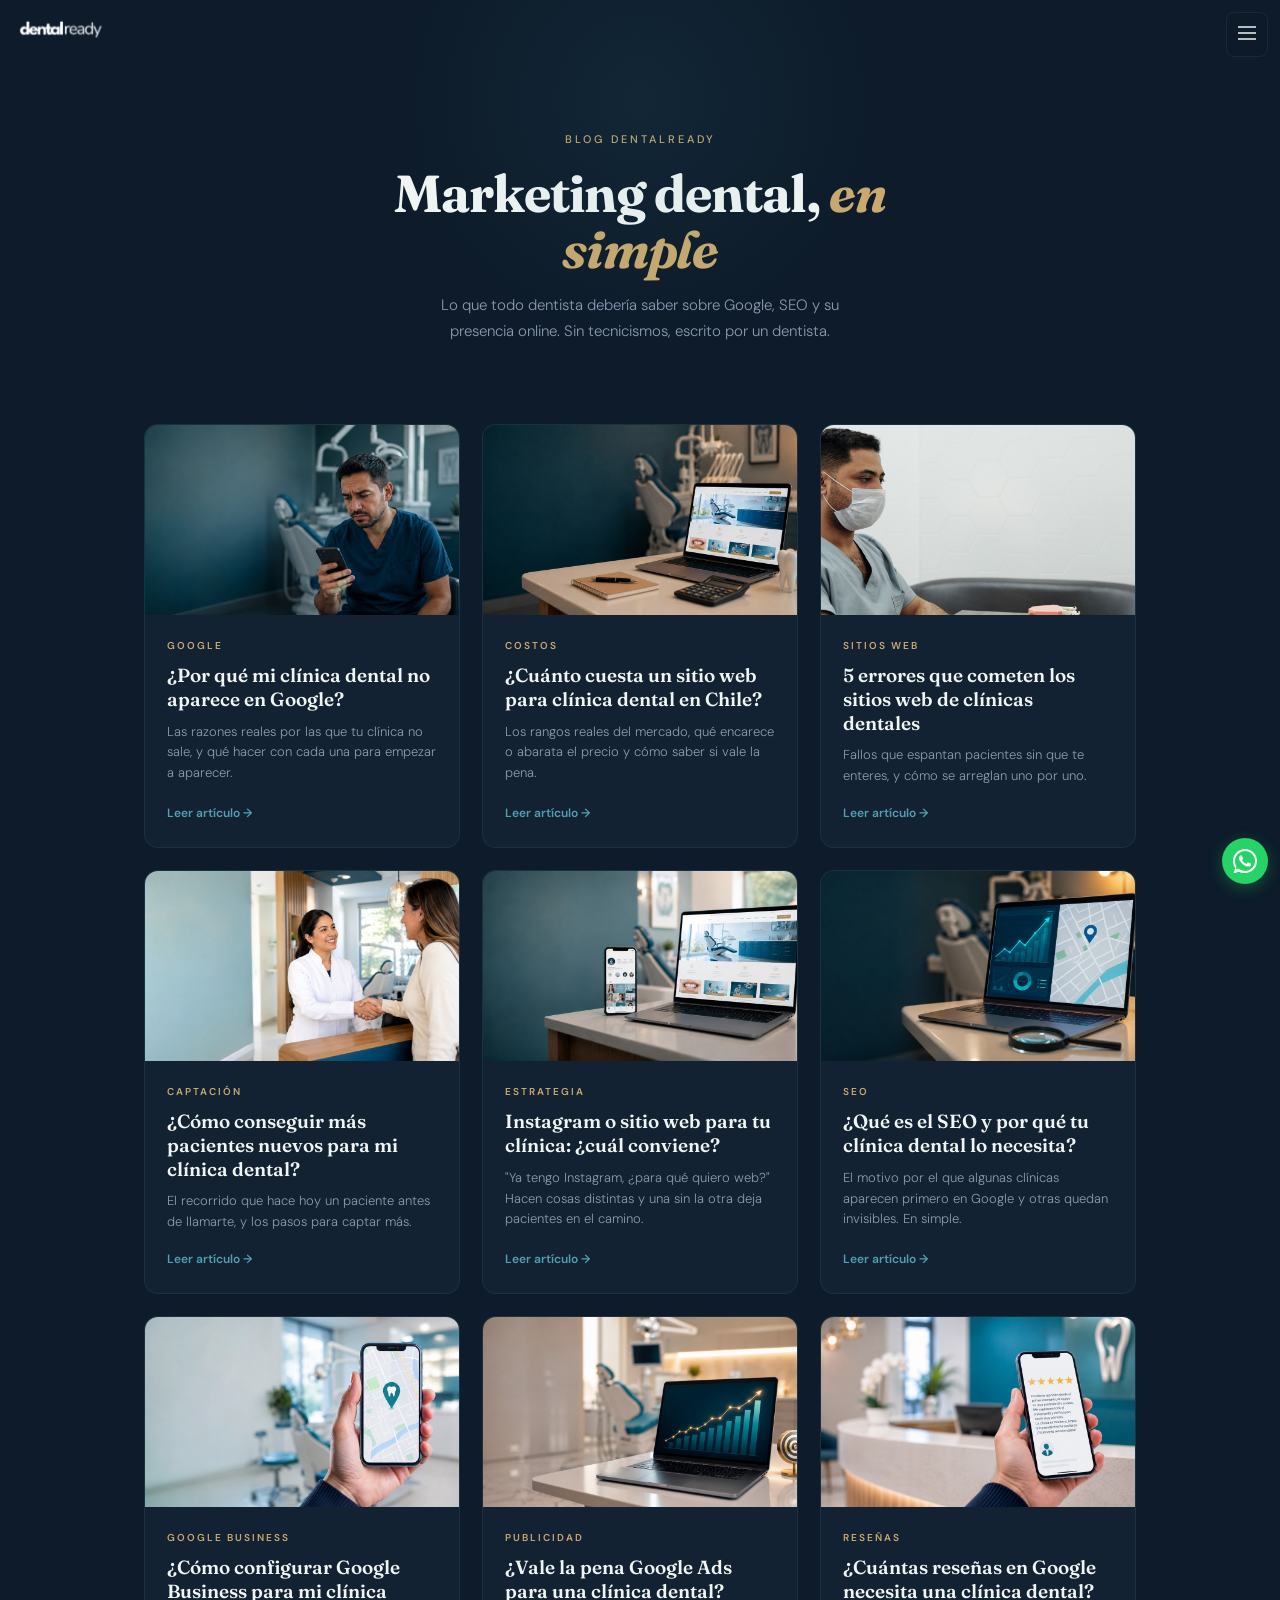
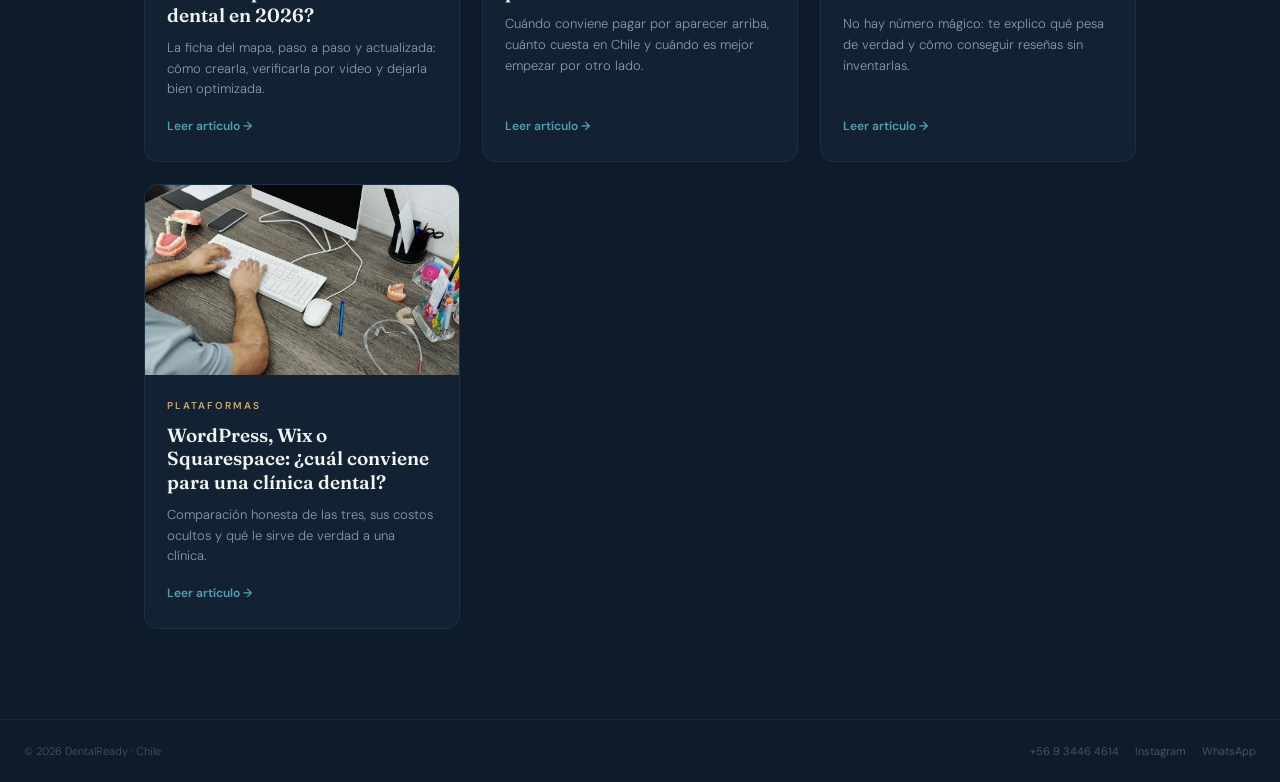
<file: blog/index.html>
<!DOCTYPE html>
<html lang="es">
<head>
    <meta charset="UTF-8">
    <meta name="viewport" content="width=device-width, initial-scale=1.0">
    <title>Blog DentalReady — Marketing y presencia digital para dentistas en Chile</title>
    <meta name="description" content="Guías claras sobre SEO, Google, Instagram y sitios web para clínicas dentales en Chile. Escrito por un dentista, sin tecnicismos.">
    <meta name="author" content="Bruno Lecaros">
    <meta name="robots" content="index, follow">
    <link rel="canonical" href="https://dentalready.cl/blog/">

    <link rel="icon" type="image/svg+xml" href="../assets/favicon.svg">
    <link rel="icon" type="image/png" sizes="32x32" href="../assets/favicon-32.png">
    <link rel="apple-touch-icon" sizes="180x180" href="../assets/apple-touch-icon.png">
    <link rel="shortcut icon" href="../assets/favicon.ico">

    <meta property="og:type" content="website">
    <meta property="og:url" content="https://dentalready.cl/blog/">
    <meta property="og:title" content="Blog DentalReady — Marketing digital para dentistas">
    <meta property="og:description" content="Guías claras sobre SEO, Google, Instagram y sitios web para clínicas dentales. Escrito por un dentista.">
    <meta property="og:image" content="https://dentalready.cl/blog/assets/por-que-mi-clinica-no-aparece-en-google.jpg">
    <meta property="og:image:width" content="1200">
    <meta property="og:image:height" content="630">
    <meta property="og:locale" content="es_CL">
    <meta property="og:site_name" content="DentalReady">
    <meta name="twitter:card" content="summary_large_image">
    <meta name="twitter:image" content="https://dentalready.cl/blog/assets/por-que-mi-clinica-no-aparece-en-google.jpg">

    <link rel="preconnect" href="https://fonts.googleapis.com">
    <link rel="preconnect" href="https://fonts.gstatic.com" crossorigin>
    <link href="https://fonts.googleapis.com/css2?family=Fraunces:ital,wght@0,400;0,500;0,600;0,700;0,800;1,400;1,500&family=DM+Sans:wght@300;400;500;600;700&display=swap" rel="stylesheet">
    <link rel="stylesheet" href="blog.css">
</head>
<body>
    <a href="../index.html" class="blog-home"><img src="../assets/logo/1.png" alt="DentalReady"></a>
    <button class="burger" onclick="document.getElementById('nav-mobile').classList.add('open')" aria-label="Abrir menú">
        <svg viewBox="0 0 24 24" fill="none"><line x1="3" y1="6" x2="21" y2="6"></line><line x1="3" y1="12" x2="21" y2="12"></line><line x1="3" y1="18" x2="21" y2="18"></line></svg>
    </button>
    <div class="nav-overlay" id="nav-mobile">
        <button class="nav-close" onclick="document.getElementById('nav-mobile').classList.remove('open')" aria-label="Cerrar menú">
            <svg viewBox="0 0 24 24" fill="none"><line x1="18" y1="6" x2="6" y2="18"></line><line x1="6" y1="6" x2="18" y2="18"></line></svg>
        </button>
        <a href="../index.html#problema">Por Qué</a>
        <a href="../index.html#proceso">Proceso</a>
        <a href="../index.html#paquetes">Paquetes</a>
        <a href="index.html">Blog</a>
        <a href="https://wa.me/56934464614?text=Hola%20Bruno%2C%20me%20interesa%20DentalReady" class="nav-cta-mobile">Hablemos</a>
    </div>

    <section class="blog-hero">
        <div class="blog-hero-glow"></div>
        <p class="eyebrow">Blog DentalReady</p>
        <h1>Marketing dental, <em>en simple</em></h1>
        <p>Lo que todo dentista debería saber sobre Google, SEO y su presencia online. Sin tecnicismos, escrito por un dentista.</p>
    </section>

    <section class="posts-grid">
        <a class="post-card" href="por-que-mi-clinica-no-aparece-en-google.html">
            <img class="post-card-cover" src="assets/por-que-mi-clinica-no-aparece-en-google.jpg" alt="Por qué mi clínica dental no aparece en Google" loading="lazy" width="1200" height="630">
            <div class="post-card-body">
                <span class="post-card-cat">Google</span>
                <h2>¿Por qué mi clínica dental no aparece en Google?</h2>
                <p>Las razones reales por las que tu clínica no sale, y qué hacer con cada una para empezar a aparecer.</p>
                <span class="post-card-more">Leer artículo →</span>
            </div>
        </a>
        <a class="post-card" href="cuanto-cuesta-sitio-web-clinica-dental-chile.html">
            <img class="post-card-cover" src="assets/cuanto-cuesta-sitio-web-clinica-dental.jpg" alt="Cuánto cuesta un sitio web para clínica dental en Chile" loading="lazy" width="1200" height="630">
            <div class="post-card-body">
                <span class="post-card-cat">Costos</span>
                <h2>¿Cuánto cuesta un sitio web para clínica dental en Chile?</h2>
                <p>Los rangos reales del mercado, qué encarece o abarata el precio y cómo saber si vale la pena.</p>
                <span class="post-card-more">Leer artículo →</span>
            </div>
        </a>
        <a class="post-card" href="5-errores-sitios-web-clinicas-dentales.html">
            <img class="post-card-cover" src="assets/errores-comunes-sitio-web-dental-clinica.jpg" alt="Errores comunes en sitios web de clínicas dentales" loading="lazy" width="1200" height="630">
            <div class="post-card-body">
                <span class="post-card-cat">Sitios web</span>
                <h2>5 errores que cometen los sitios web de clínicas dentales</h2>
                <p>Fallos que espantan pacientes sin que te enteres, y cómo se arreglan uno por uno.</p>
                <span class="post-card-more">Leer artículo →</span>
            </div>
        </a>
        <a class="post-card" href="como-conseguir-mas-pacientes-clinica-dental.html">
            <img class="post-card-cover" src="assets/como-conseguir-mas-pacientes-clinica-dental.jpg" alt="Cómo conseguir más pacientes nuevos para tu clínica dental" loading="lazy" width="1200" height="630">
            <div class="post-card-body">
                <span class="post-card-cat">Captación</span>
                <h2>¿Cómo conseguir más pacientes nuevos para mi clínica dental?</h2>
                <p>El recorrido que hace hoy un paciente antes de llamarte, y los pasos para captar más.</p>
                <span class="post-card-more">Leer artículo →</span>
            </div>
        </a>
        <a class="post-card" href="instagram-vs-sitio-web-clinica-dental.html">
            <img class="post-card-cover" src="assets/instagram-vs-sitio-web-clinica-dental.jpg" alt="Instagram o sitio web para una clínica dental" loading="lazy" width="1200" height="630">
            <div class="post-card-body">
                <span class="post-card-cat">Estrategia</span>
                <h2>Instagram o sitio web para tu clínica: ¿cuál conviene?</h2>
                <p>"Ya tengo Instagram, ¿para qué quiero web?" Hacen cosas distintas y una sin la otra deja pacientes en el camino.</p>
                <span class="post-card-more">Leer artículo →</span>
            </div>
        </a>
        <a class="post-card" href="que-es-seo-para-dentistas.html">
            <img class="post-card-cover" src="assets/que-es-seo-clinica-dental.jpg" alt="Qué es el SEO para una clínica dental" loading="lazy" width="1200" height="630">
            <div class="post-card-body">
                <span class="post-card-cat">SEO</span>
                <h2>¿Qué es el SEO y por qué tu clínica dental lo necesita?</h2>
                <p>El motivo por el que algunas clínicas aparecen primero en Google y otras quedan invisibles. En simple.</p>
                <span class="post-card-more">Leer artículo →</span>
            </div>
        </a>
        <a class="post-card" href="como-configurar-google-business-clinica-dental.html">
            <img class="post-card-cover" src="assets/como-configurar-google-business-clinica-dental.jpg" alt="Cómo configurar Google Business para una clínica dental" loading="lazy" width="1200" height="630">
            <div class="post-card-body">
                <span class="post-card-cat">Google Business</span>
                <h2>¿Cómo configurar Google Business para mi clínica dental en 2026?</h2>
                <p>La ficha del mapa, paso a paso y actualizada: cómo crearla, verificarla por video y dejarla bien optimizada.</p>
                <span class="post-card-more">Leer artículo →</span>
            </div>
        </a>
        <a class="post-card" href="vale-la-pena-google-ads-clinica-dental.html">
            <img class="post-card-cover" src="assets/vale-la-pena-google-ads-clinica-dental.jpg" alt="Vale la pena Google Ads para una clínica dental" loading="lazy" width="1200" height="630">
            <div class="post-card-body">
                <span class="post-card-cat">Publicidad</span>
                <h2>¿Vale la pena Google Ads para una clínica dental?</h2>
                <p>Cuándo conviene pagar por aparecer arriba, cuánto cuesta en Chile y cuándo es mejor empezar por otro lado.</p>
                <span class="post-card-more">Leer artículo →</span>
            </div>
        </a>
        <a class="post-card" href="cuantas-resenas-google-necesita-clinica-dental.html">
            <img class="post-card-cover" src="assets/cuantas-resenas-google-necesita-clinica-dental.jpg" alt="Cuántas reseñas en Google necesita una clínica dental" loading="lazy" width="1200" height="630">
            <div class="post-card-body">
                <span class="post-card-cat">Reseñas</span>
                <h2>¿Cuántas reseñas en Google necesita una clínica dental?</h2>
                <p>No hay número mágico: te explico qué pesa de verdad y cómo conseguir reseñas sin inventarlas.</p>
                <span class="post-card-more">Leer artículo →</span>
            </div>
        </a>
        <a class="post-card" href="wordpress-vs-wix-vs-squarespace-clinica-dental.html">
            <img class="post-card-cover" src="assets/wordpress-vs-wix-vs-squarespace-clinica-dental.jpg" alt="WordPress, Wix o Squarespace para una clínica dental" loading="lazy" width="1200" height="630">
            <div class="post-card-body">
                <span class="post-card-cat">Plataformas</span>
                <h2>WordPress, Wix o Squarespace: ¿cuál conviene para una clínica dental?</h2>
                <p>Comparación honesta de las tres, sus costos ocultos y qué le sirve de verdad a una clínica.</p>
                <span class="post-card-more">Leer artículo →</span>
            </div>
        </a>
    </section>

    <footer>
        <p>&copy; 2026 DentalReady · Chile</p>
        <div class="footer-links">
            <a href="tel:+56934464614">+56 9 3446 4614</a>
            <a href="https://www.instagram.com/dentalready.cl/" target="_blank" rel="noopener">Instagram</a>
            <a href="https://wa.me/56934464614" target="_blank" rel="noopener">WhatsApp</a>
        </div>
    </footer>
    <a href="https://wa.me/56934464614?text=Hola%20Bruno%2C%20quiero%20saber%20m%C3%A1s%20sobre%20DentalReady" target="_blank" rel="noopener" class="wa-float" aria-label="WhatsApp">
        <svg viewBox="0 0 24 24"><path d="M17.472 14.382c-.297-.149-1.758-.867-2.03-.967-.273-.099-.471-.148-.67.15-.197.297-.767.966-.94 1.164-.173.199-.347.223-.644.075-.297-.15-1.255-.463-2.39-1.475-.883-.788-1.48-1.761-1.653-2.059-.173-.297-.018-.458.13-.606.134-.133.298-.347.446-.52.149-.174.198-.298.298-.497.099-.198.05-.371-.025-.52-.075-.149-.669-1.612-.916-2.207-.242-.579-.487-.5-.669-.51-.173-.008-.371-.01-.57-.01-.198 0-.52.074-.792.372-.272.297-1.04 1.016-1.04 2.479 0 1.462 1.065 2.875 1.213 3.074.149.198 2.096 3.2 5.077 4.487.709.306 1.262.489 1.694.625.712.227 1.36.195 1.871.118.571-.085 1.758-.719 2.006-1.413.248-.694.248-1.289.173-1.413-.074-.124-.272-.198-.57-.347z"/><path d="M12 0C5.373 0 0 5.373 0 12c0 2.625.846 5.059 2.284 7.034L.789 23.492a.5.5 0 00.612.616l4.529-1.459A11.94 11.94 0 0012 24c6.627 0 12-5.373 12-12S18.627 0 12 0zm0 22c-2.347 0-4.518-.804-6.237-2.152l-.436-.348-2.684.865.882-2.631-.379-.453A9.963 9.963 0 012 12C2 6.486 6.486 2 12 2s10 4.486 10 10-4.486 10-10 10z"/></svg>
    </a>
</body>
</html>
</file>
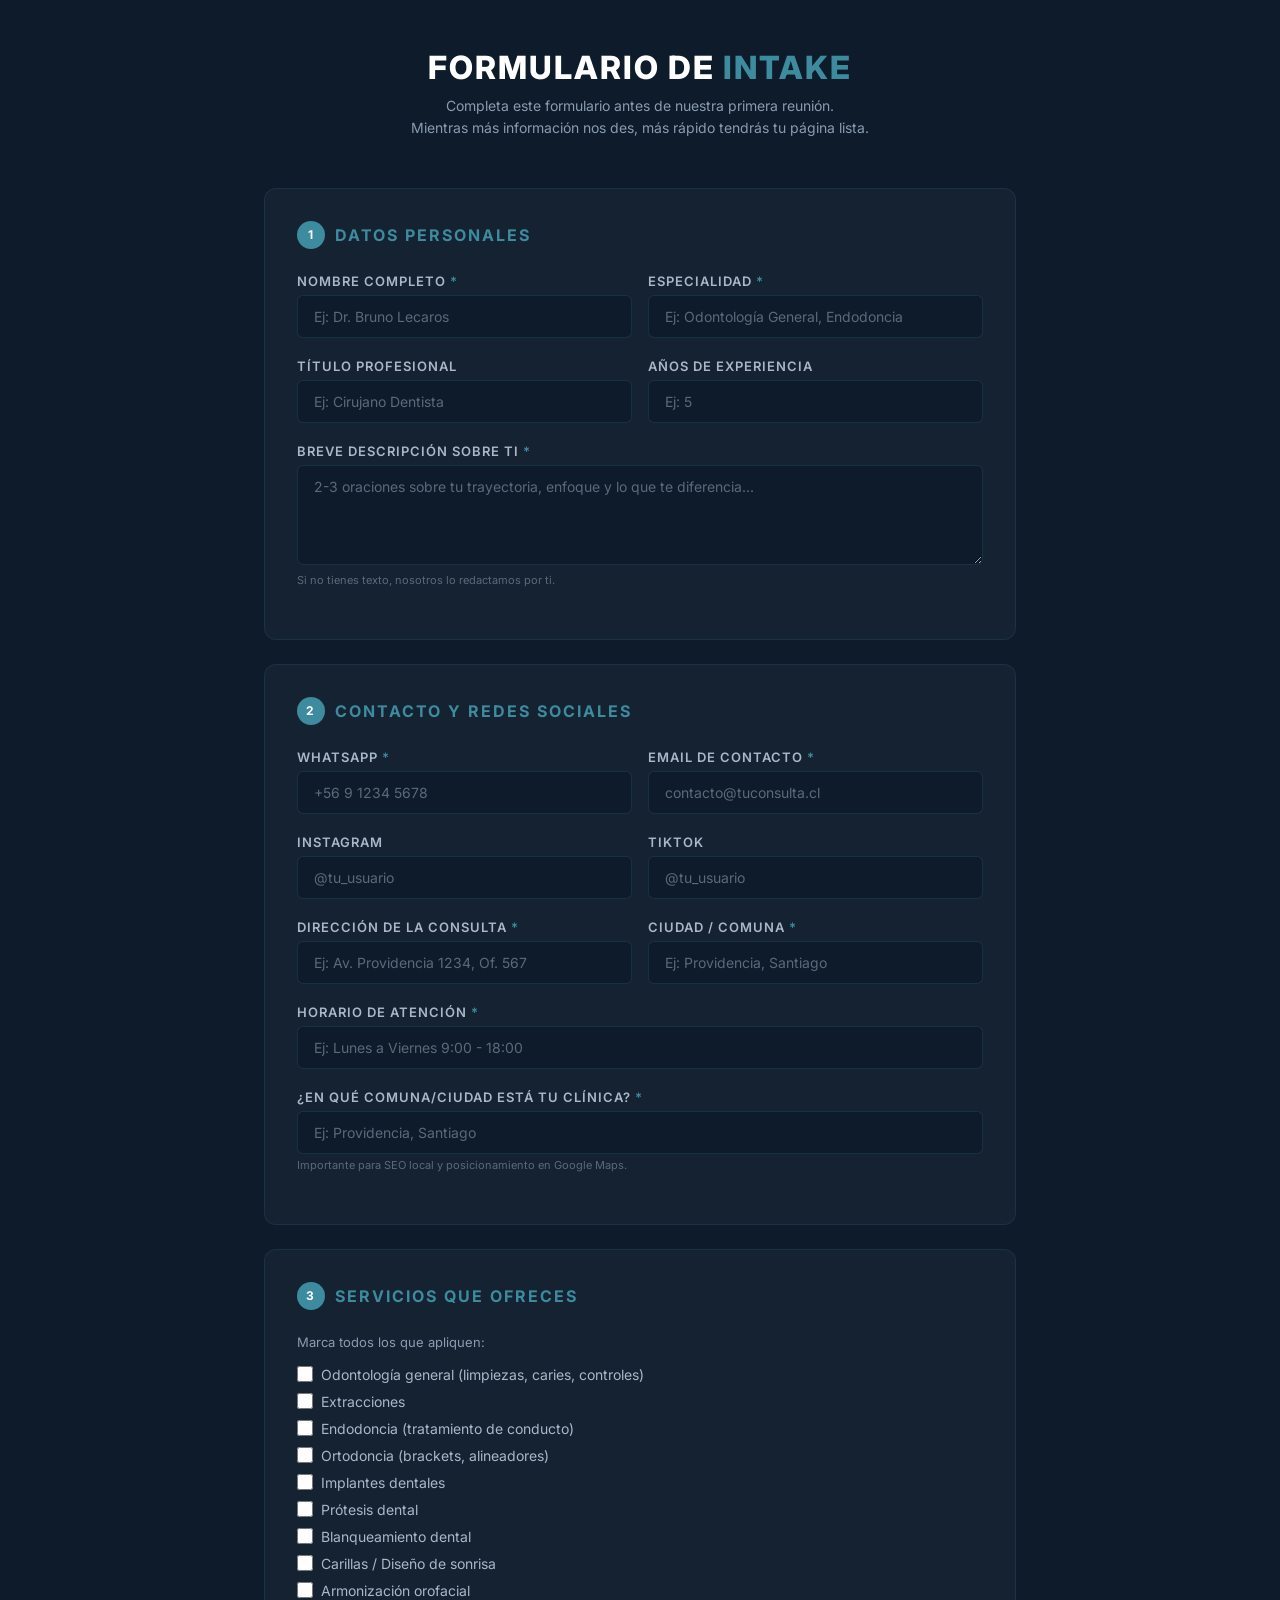
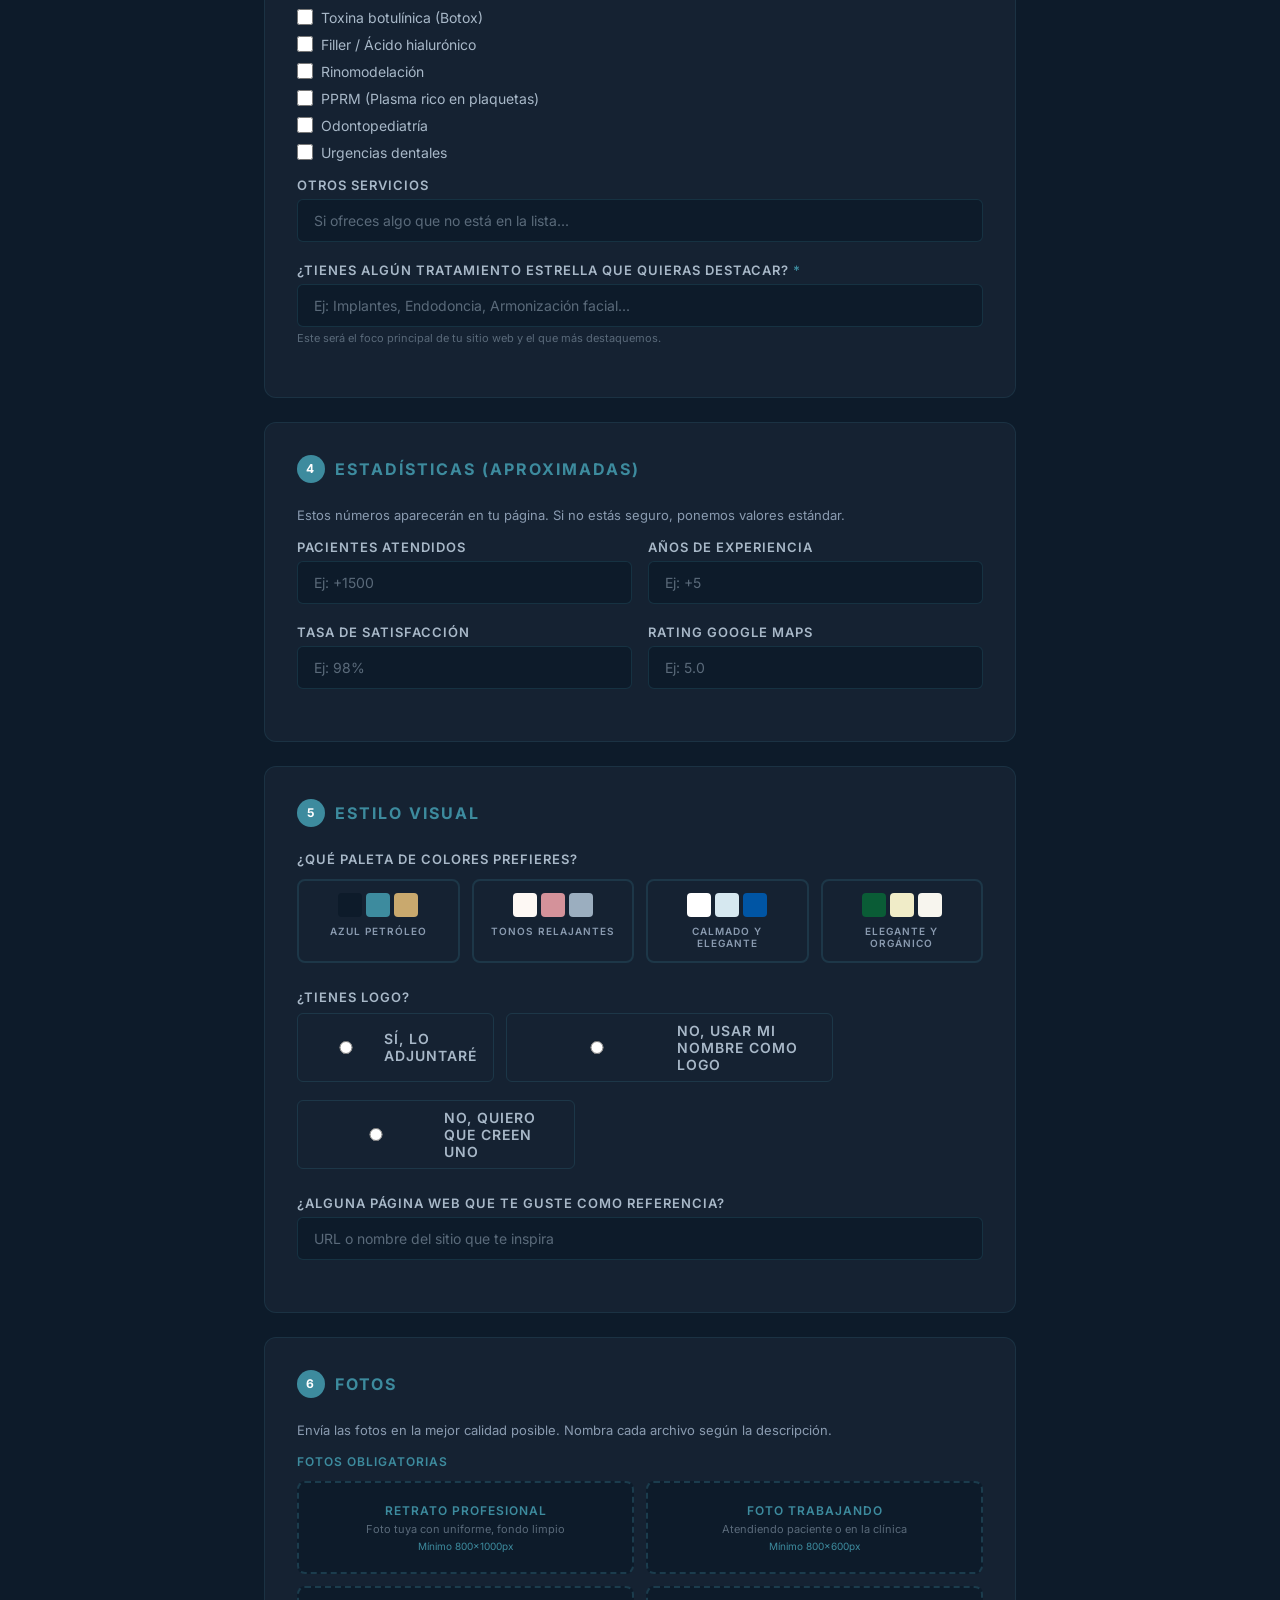
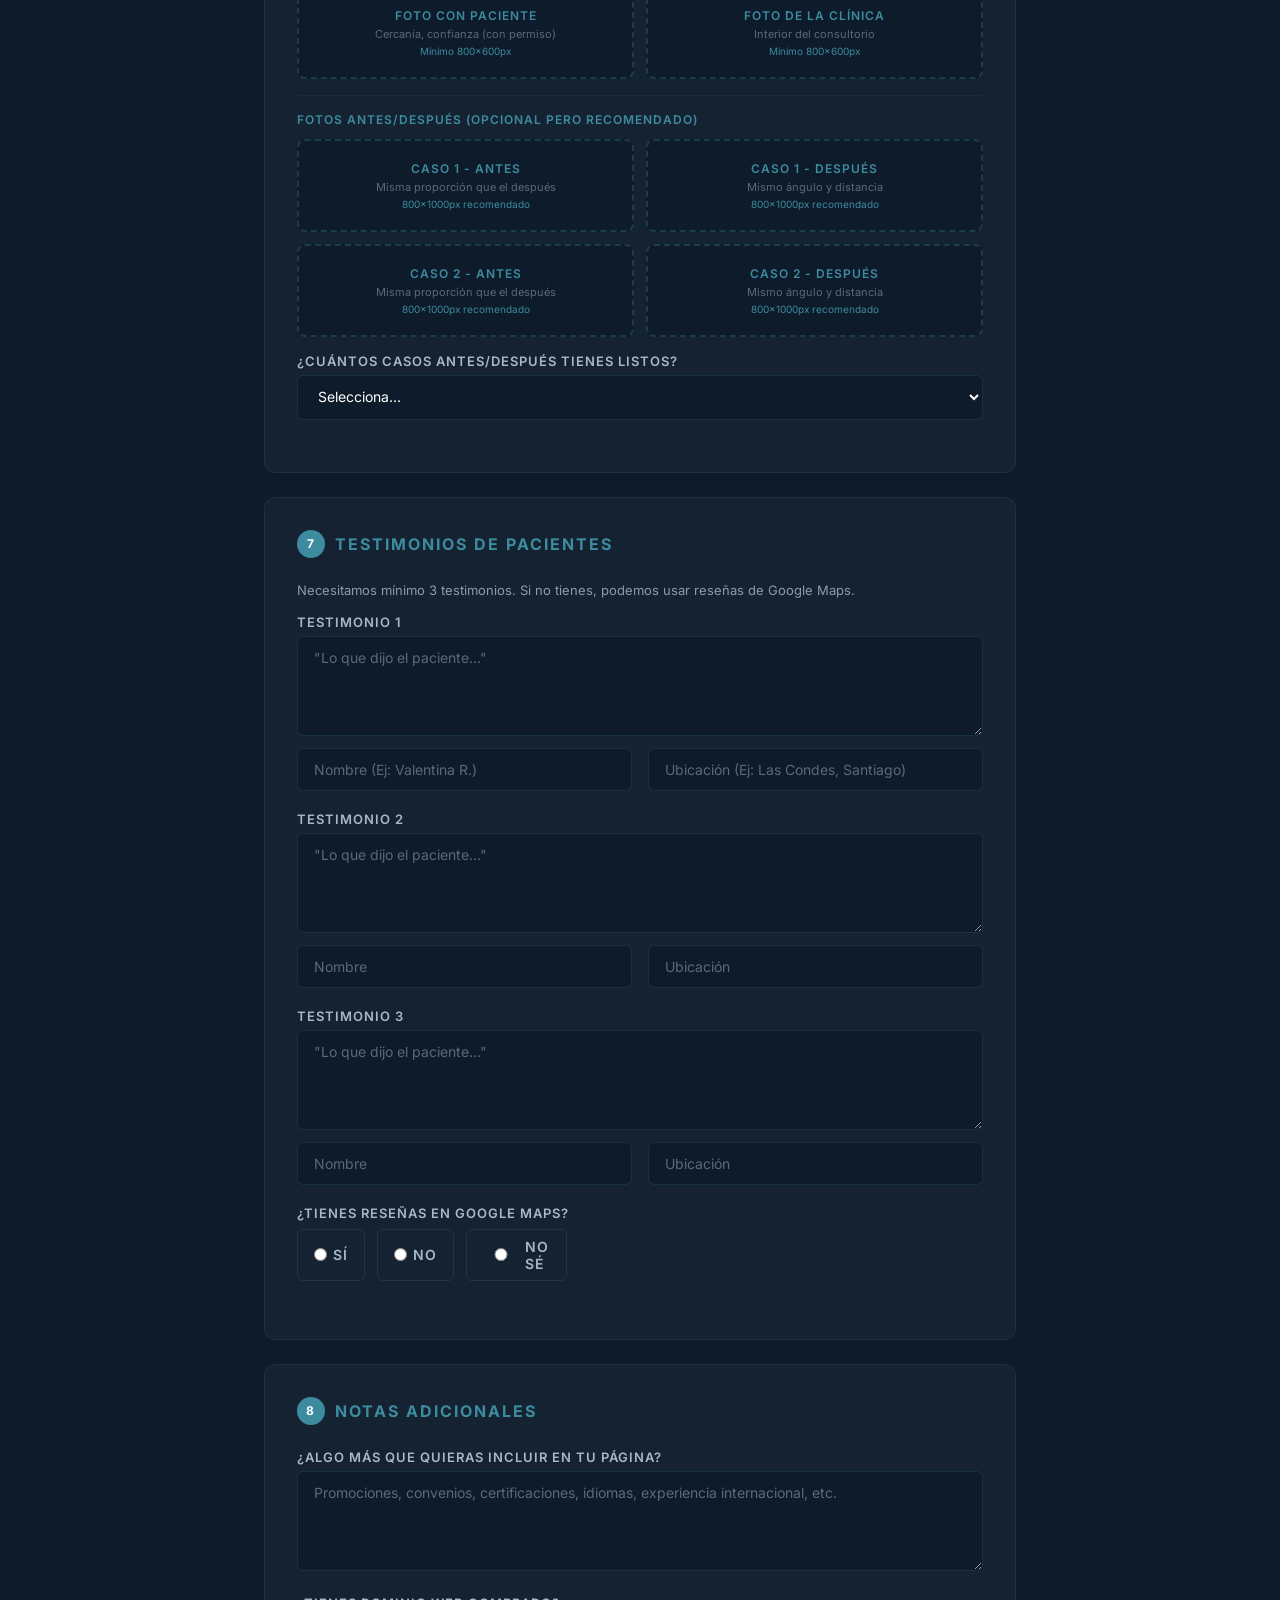
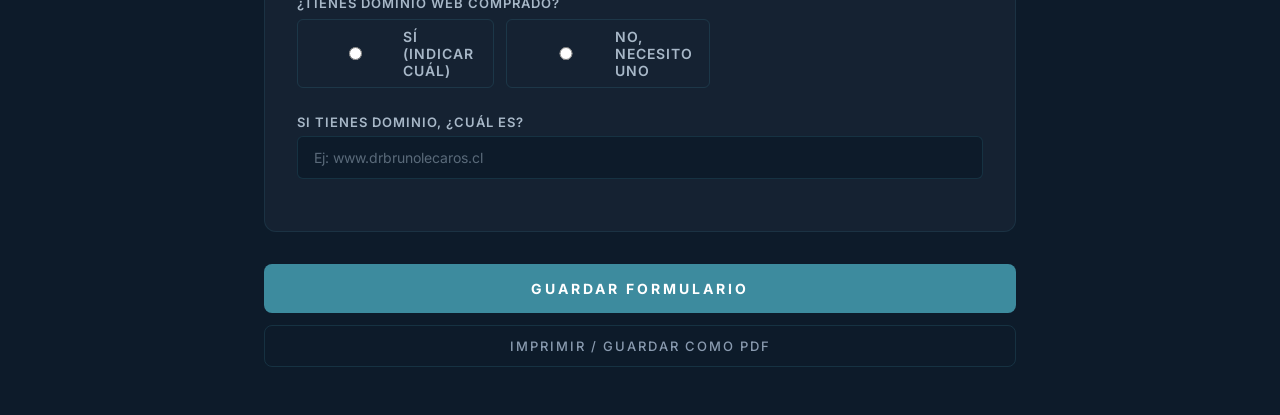
<file: formulario-intake-dental.html>
<!DOCTYPE html>
<html lang="es">
<head>
    <meta charset="UTF-8">
    <meta name="viewport" content="width=device-width, initial-scale=1.0">
    <title>Formulario de Intake - Nuevo Cliente</title>
    <link href="https://fonts.googleapis.com/css2?family=Inter:wght@300;400;500;600;700&display=swap" rel="stylesheet">
    <style>
        * { margin: 0; padding: 0; box-sizing: border-box; }
        body { font-family: 'Inter', sans-serif; background: #0D1B2A; color: #fff; min-height: 100vh; }
        .container { max-width: 800px; margin: 0 auto; padding: 48px 24px; }
        .header { text-align: center; margin-bottom: 48px; }
        .header h1 { font-size: 32px; font-weight: 800; text-transform: uppercase; letter-spacing: 2px; margin-bottom: 8px; }
        .header h1 span { color: #3D8B9E; }
        .header p { color: #8A9BB0; font-size: 14px; line-height: 1.6; }
        .section { background: #152232; border: 1px solid rgba(61,139,158,0.15); border-radius: 12px; padding: 32px; margin-bottom: 24px; }
        .section-title { font-size: 16px; font-weight: 700; text-transform: uppercase; letter-spacing: 2px; color: #3D8B9E; margin-bottom: 24px; display: flex; align-items: center; gap: 10px; }
        .section-title .num { width: 28px; height: 28px; background: #3D8B9E; color: #fff; border-radius: 50%; display: flex; align-items: center; justify-content: center; font-size: 12px; font-weight: 700; }
        .field { margin-bottom: 20px; }
        .field label { display: block; font-size: 13px; font-weight: 600; color: #A8B8C8; margin-bottom: 6px; text-transform: uppercase; letter-spacing: 1px; }
        .field label .req { color: #3D8B9E; }
        .field input, .field textarea, .field select { width: 100%; padding: 12px 16px; background: #0D1B2A; border: 1px solid rgba(61,139,158,0.2); color: #fff; font-family: 'Inter', sans-serif; font-size: 14px; border-radius: 6px; outline: none; transition: border-color 0.3s; }
        .field input:focus, .field textarea:focus, .field select:focus { border-color: #3D8B9E; }
        .field input::placeholder, .field textarea::placeholder { color: #5A6A7A; }
        .field textarea { height: 100px; resize: vertical; }
        .field select { cursor: pointer; }
        .field select option { background: #0D1B2A; }
        .field-row { display: grid; grid-template-columns: 1fr 1fr; gap: 16px; }
        .field-hint { font-size: 11px; color: #5A6A7A; margin-top: 4px; }
        .checklist { display: flex; flex-direction: column; gap: 10px; }
        .checklist label { display: flex; align-items: center; gap: 8px; font-size: 14px; color: #A8B8C8; cursor: pointer; }
        .checklist input[type="checkbox"] { accent-color: #3D8B9E; width: 16px; height: 16px; }
        .radio-row { display: flex; flex-wrap: wrap; gap: 12px; }
        .radio-row label { display: flex; align-items: center; gap: 6px; font-size: 14px; color: #A8B8C8; cursor: pointer; padding: 8px 16px; border: 1px solid rgba(61,139,158,0.2); border-radius: 6px; transition: all 0.3s; }
        .radio-row label:hover { border-color: #3D8B9E; }
        .radio-row input[type="radio"] { accent-color: #3D8B9E; }
        .photo-grid { display: grid; grid-template-columns: 1fr 1fr; gap: 12px; }
        .photo-item { background: #0D1B2A; border: 2px dashed rgba(61,139,158,0.3); border-radius: 8px; padding: 20px; text-align: center; }
        .photo-item .photo-label { font-size: 12px; font-weight: 600; color: #3D8B9E; text-transform: uppercase; letter-spacing: 1px; margin-bottom: 4px; }
        .photo-item .photo-desc { font-size: 11px; color: #5A6A7A; }
        .photo-item .photo-size { font-size: 10px; color: #3D8B9E; margin-top: 4px; }
        .divider { height: 1px; background: rgba(61,139,158,0.1); margin: 16px 0; }
        .btn-submit { display: block; width: 100%; padding: 16px; background: #3D8B9E; color: #fff; border: none; font-family: 'Inter', sans-serif; font-size: 14px; font-weight: 700; text-transform: uppercase; letter-spacing: 3px; border-radius: 8px; cursor: pointer; transition: all 0.3s; margin-top: 32px; }
        .btn-submit:hover { background: #4FA0B3; }
        .btn-print { display: block; width: 100%; padding: 12px; background: transparent; color: #8A9BB0; border: 1px solid rgba(61,139,158,0.2); font-family: 'Inter', sans-serif; font-size: 13px; font-weight: 500; text-transform: uppercase; letter-spacing: 2px; border-radius: 8px; cursor: pointer; margin-top: 12px; }
        .btn-print:hover { border-color: #3D8B9E; color: #3D8B9E; }
        .palette-options { display: grid; grid-template-columns: repeat(4, 1fr); gap: 12px; }
        .palette { border: 2px solid rgba(61,139,158,0.2); border-radius: 8px; padding: 12px; text-align: center; cursor: pointer; transition: all 0.3s; }
        .palette:hover { border-color: #3D8B9E; }
        .palette-colors { display: flex; gap: 4px; justify-content: center; margin-bottom: 8px; }
        .palette-colors span { width: 24px; height: 24px; border-radius: 4px; }
        .palette-name { font-size: 10px; color: #8A9BB0; text-transform: uppercase; letter-spacing: 1px; }
        @media (max-width: 768px) {
            .field-row { grid-template-columns: 1fr; }
            .photo-grid { grid-template-columns: 1fr; }
            .palette-options { grid-template-columns: repeat(2, 1fr); }
        }
        @media print {
            body { background: #fff; color: #000; }
            .section { border-color: #ddd; background: #f9f9f9; }
            .section-title { color: #333; }
            .field label { color: #333; }
            .field input, .field textarea, .field select { background: #fff; border-color: #ccc; color: #000; }
            .btn-submit, .btn-print { display: none; }
        }
    </style>
</head>
<body>
    <div class="container">

        <div class="header">
            <h1>Formulario de <span>Intake</span></h1>
            <p>Completa este formulario antes de nuestra primera reunión.<br>Mientras más información nos des, más rápido tendrás tu página lista.</p>
        </div>

        <form>

            <!-- 1. DATOS PERSONALES -->
            <div class="section">
                <div class="section-title"><span class="num">1</span> Datos Personales</div>
                <div class="field-row">
                    <div class="field">
                        <label>Nombre completo <span class="req">*</span></label>
                        <input type="text" placeholder="Ej: Dr. Bruno Lecaros">
                    </div>
                    <div class="field">
                        <label>Especialidad <span class="req">*</span></label>
                        <input type="text" placeholder="Ej: Odontología General, Endodoncia">
                    </div>
                </div>
                <div class="field-row">
                    <div class="field">
                        <label>Título profesional</label>
                        <input type="text" placeholder="Ej: Cirujano Dentista">
                    </div>
                    <div class="field">
                        <label>Años de experiencia</label>
                        <input type="number" placeholder="Ej: 5">
                    </div>
                </div>
                <div class="field">
                    <label>Breve descripción sobre ti <span class="req">*</span></label>
                    <textarea placeholder="2-3 oraciones sobre tu trayectoria, enfoque y lo que te diferencia..."></textarea>
                    <div class="field-hint">Si no tienes texto, nosotros lo redactamos por ti.</div>
                </div>
            </div>

            <!-- 2. CONTACTO Y REDES -->
            <div class="section">
                <div class="section-title"><span class="num">2</span> Contacto y Redes Sociales</div>
                <div class="field-row">
                    <div class="field">
                        <label>WhatsApp <span class="req">*</span></label>
                        <input type="tel" placeholder="+56 9 1234 5678">
                    </div>
                    <div class="field">
                        <label>Email de contacto <span class="req">*</span></label>
                        <input type="email" placeholder="contacto@tuconsulta.cl">
                    </div>
                </div>
                <div class="field-row">
                    <div class="field">
                        <label>Instagram</label>
                        <input type="text" placeholder="@tu_usuario">
                    </div>
                    <div class="field">
                        <label>TikTok</label>
                        <input type="text" placeholder="@tu_usuario">
                    </div>
                </div>
                <div class="field-row">
                    <div class="field">
                        <label>Dirección de la consulta <span class="req">*</span></label>
                        <input type="text" placeholder="Ej: Av. Providencia 1234, Of. 567">
                    </div>
                    <div class="field">
                        <label>Ciudad / Comuna <span class="req">*</span></label>
                        <input type="text" placeholder="Ej: Providencia, Santiago">
                    </div>
                </div>
                <div class="field">
                    <label>Horario de atención <span class="req">*</span></label>
                    <input type="text" placeholder="Ej: Lunes a Viernes 9:00 - 18:00">
                </div>
                <div class="field">
                    <label>¿En qué comuna/ciudad está tu clínica? <span class="req">*</span></label>
                    <input type="text" placeholder="Ej: Providencia, Santiago">
                    <div class="field-hint">Importante para SEO local y posicionamiento en Google Maps.</div>
                </div>
            </div>

            <!-- 3. SERVICIOS -->
            <div class="section">
                <div class="section-title"><span class="num">3</span> Servicios que Ofreces</div>
                <p style="font-size: 13px; color: #8A9BB0; margin-bottom: 16px;">Marca todos los que apliquen:</p>
                <div class="checklist">
                    <label><input type="checkbox"> Odontología general (limpiezas, caries, controles)</label>
                    <label><input type="checkbox"> Extracciones</label>
                    <label><input type="checkbox"> Endodoncia (tratamiento de conducto)</label>
                    <label><input type="checkbox"> Ortodoncia (brackets, alineadores)</label>
                    <label><input type="checkbox"> Implantes dentales</label>
                    <label><input type="checkbox"> Prótesis dental</label>
                    <label><input type="checkbox"> Blanqueamiento dental</label>
                    <label><input type="checkbox"> Carillas / Diseño de sonrisa</label>
                    <label><input type="checkbox"> Armonización orofacial</label>
                    <label><input type="checkbox"> Toxina botulínica (Botox)</label>
                    <label><input type="checkbox"> Filler / Ácido hialurónico</label>
                    <label><input type="checkbox"> Rinomodelación</label>
                    <label><input type="checkbox"> PPRM (Plasma rico en plaquetas)</label>
                    <label><input type="checkbox"> Odontopediatría</label>
                    <label><input type="checkbox"> Urgencias dentales</label>
                </div>
                <div class="field" style="margin-top: 16px;">
                    <label>Otros servicios</label>
                    <input type="text" placeholder="Si ofreces algo que no está en la lista...">
                </div>
                <div class="field" style="margin-top: 16px;">
                    <label>¿Tienes algún tratamiento estrella que quieras destacar? <span class="req">*</span></label>
                    <input type="text" placeholder="Ej: Implantes, Endodoncia, Armonización facial...">
                    <div class="field-hint">Este será el foco principal de tu sitio web y el que más destaquemos.</div>
                </div>
            </div>

            <!-- 4. ESTADÍSTICAS -->
            <div class="section">
                <div class="section-title"><span class="num">4</span> Estadísticas (aproximadas)</div>
                <p style="font-size: 13px; color: #8A9BB0; margin-bottom: 16px;">Estos números aparecerán en tu página. Si no estás seguro, ponemos valores estándar.</p>
                <div class="field-row">
                    <div class="field">
                        <label>Pacientes atendidos</label>
                        <input type="text" placeholder="Ej: +1500">
                    </div>
                    <div class="field">
                        <label>Años de experiencia</label>
                        <input type="text" placeholder="Ej: +5">
                    </div>
                </div>
                <div class="field-row">
                    <div class="field">
                        <label>Tasa de satisfacción</label>
                        <input type="text" placeholder="Ej: 98%">
                    </div>
                    <div class="field">
                        <label>Rating Google Maps</label>
                        <input type="text" placeholder="Ej: 5.0">
                    </div>
                </div>
            </div>

            <!-- 5. ESTILO VISUAL -->
            <div class="section">
                <div class="section-title"><span class="num">5</span> Estilo Visual</div>

                <div class="field">
                    <label>¿Qué paleta de colores prefieres?</label>
                    <div class="palette-options" style="margin-top: 12px;">
                        <label class="palette">
                            <input type="radio" name="paleta" value="petroleo" style="display: none;">
                            <div class="palette-colors">
                                <span style="background: #0D1B2A;"></span>
                                <span style="background: #3D8B9E;"></span>
                                <span style="background: #C9A96E;"></span>
                            </div>
                            <div class="palette-name">Azul Petróleo</div>
                        </label>
                        <label class="palette">
                            <input type="radio" name="paleta" value="relajante" style="display: none;">
                            <div class="palette-colors">
                                <span style="background: #FDF8F4;"></span>
                                <span style="background: #D4929A;"></span>
                                <span style="background: #9BAEBF;"></span>
                            </div>
                            <div class="palette-name">Tonos Relajantes</div>
                        </label>
                        <label class="palette">
                            <input type="radio" name="paleta" value="elegante" style="display: none;">
                            <div class="palette-colors">
                                <span style="background: #FFFFFF;"></span>
                                <span style="background: #D6E8F0;"></span>
                                <span style="background: #0055A4;"></span>
                            </div>
                            <div class="palette-name">Calmado y Elegante</div>
                        </label>
                        <label class="palette">
                            <input type="radio" name="paleta" value="organico" style="display: none;">
                            <div class="palette-colors">
                                <span style="background: #0A5C36;"></span>
                                <span style="background: #F0ECC8;"></span>
                                <span style="background: #F7F5EE;"></span>
                            </div>
                            <div class="palette-name">Elegante y Orgánico</div>
                        </label>
                    </div>
                </div>

                <div class="field" style="margin-top: 16px;">
                    <label>¿Tienes logo?</label>
                    <div class="radio-row" style="margin-top: 8px;">
                        <label><input type="radio" name="logo" value="si"> Sí, lo adjuntaré</label>
                        <label><input type="radio" name="logo" value="texto"> No, usar mi nombre como logo</label>
                        <label><input type="radio" name="logo" value="crear"> No, quiero que creen uno</label>
                    </div>
                </div>

                <div class="field" style="margin-top: 16px;">
                    <label>¿Alguna página web que te guste como referencia?</label>
                    <input type="text" placeholder="URL o nombre del sitio que te inspira">
                </div>
            </div>

            <!-- 6. FOTOS -->
            <div class="section">
                <div class="section-title"><span class="num">6</span> Fotos</div>
                <p style="font-size: 13px; color: #8A9BB0; margin-bottom: 16px;">Envía las fotos en la mejor calidad posible. Nombra cada archivo según la descripción.</p>

                <p style="font-size: 12px; font-weight: 600; color: #3D8B9E; text-transform: uppercase; letter-spacing: 1px; margin-bottom: 12px;">Fotos obligatorias</p>
                <div class="photo-grid">
                    <div class="photo-item">
                        <div class="photo-label">Retrato profesional</div>
                        <div class="photo-desc">Foto tuya con uniforme, fondo limpio</div>
                        <div class="photo-size">Mínimo 800x1000px</div>
                    </div>
                    <div class="photo-item">
                        <div class="photo-label">Foto trabajando</div>
                        <div class="photo-desc">Atendiendo paciente o en la clínica</div>
                        <div class="photo-size">Mínimo 800x600px</div>
                    </div>
                    <div class="photo-item">
                        <div class="photo-label">Foto con paciente</div>
                        <div class="photo-desc">Cercanía, confianza (con permiso)</div>
                        <div class="photo-size">Mínimo 800x600px</div>
                    </div>
                    <div class="photo-item">
                        <div class="photo-label">Foto de la clínica</div>
                        <div class="photo-desc">Interior del consultorio</div>
                        <div class="photo-size">Mínimo 800x600px</div>
                    </div>
                </div>

                <div class="divider"></div>

                <p style="font-size: 12px; font-weight: 600; color: #3D8B9E; text-transform: uppercase; letter-spacing: 1px; margin-bottom: 12px;">Fotos antes/después (opcional pero recomendado)</p>
                <div class="photo-grid">
                    <div class="photo-item">
                        <div class="photo-label">Caso 1 - Antes</div>
                        <div class="photo-desc">Misma proporción que el después</div>
                        <div class="photo-size">800x1000px recomendado</div>
                    </div>
                    <div class="photo-item">
                        <div class="photo-label">Caso 1 - Después</div>
                        <div class="photo-desc">Mismo ángulo y distancia</div>
                        <div class="photo-size">800x1000px recomendado</div>
                    </div>
                    <div class="photo-item">
                        <div class="photo-label">Caso 2 - Antes</div>
                        <div class="photo-desc">Misma proporción que el después</div>
                        <div class="photo-size">800x1000px recomendado</div>
                    </div>
                    <div class="photo-item">
                        <div class="photo-label">Caso 2 - Después</div>
                        <div class="photo-desc">Mismo ángulo y distancia</div>
                        <div class="photo-size">800x1000px recomendado</div>
                    </div>
                </div>

                <div class="field" style="margin-top: 16px;">
                    <label>¿Cuántos casos antes/después tienes listos?</label>
                    <select>
                        <option value="">Selecciona...</option>
                        <option value="0">No tengo por ahora</option>
                        <option value="1-3">1 a 3 casos</option>
                        <option value="4-6">4 a 6 casos</option>
                        <option value="7+">7 o más casos</option>
                    </select>
                </div>
            </div>

            <!-- 7. TESTIMONIOS -->
            <div class="section">
                <div class="section-title"><span class="num">7</span> Testimonios de Pacientes</div>
                <p style="font-size: 13px; color: #8A9BB0; margin-bottom: 16px;">Necesitamos mínimo 3 testimonios. Si no tienes, podemos usar reseñas de Google Maps.</p>

                <div class="field">
                    <label>Testimonio 1</label>
                    <textarea placeholder='"Lo que dijo el paciente..."'></textarea>
                    <div class="field-row" style="margin-top: 8px;">
                        <input type="text" placeholder="Nombre (Ej: Valentina R.)">
                        <input type="text" placeholder="Ubicación (Ej: Las Condes, Santiago)">
                    </div>
                </div>
                <div class="field">
                    <label>Testimonio 2</label>
                    <textarea placeholder='"Lo que dijo el paciente..."'></textarea>
                    <div class="field-row" style="margin-top: 8px;">
                        <input type="text" placeholder="Nombre">
                        <input type="text" placeholder="Ubicación">
                    </div>
                </div>
                <div class="field">
                    <label>Testimonio 3</label>
                    <textarea placeholder='"Lo que dijo el paciente..."'></textarea>
                    <div class="field-row" style="margin-top: 8px;">
                        <input type="text" placeholder="Nombre">
                        <input type="text" placeholder="Ubicación">
                    </div>
                </div>

                <div class="field">
                    <label>¿Tienes reseñas en Google Maps?</label>
                    <div class="radio-row" style="margin-top: 8px;">
                        <label><input type="radio" name="google" value="si"> Sí</label>
                        <label><input type="radio" name="google" value="no"> No</label>
                        <label><input type="radio" name="google" value="nose"> No sé</label>
                    </div>
                </div>
            </div>

            <!-- 8. NOTAS -->
            <div class="section">
                <div class="section-title"><span class="num">8</span> Notas Adicionales</div>
                <div class="field">
                    <label>¿Algo más que quieras incluir en tu página?</label>
                    <textarea placeholder="Promociones, convenios, certificaciones, idiomas, experiencia internacional, etc."></textarea>
                </div>
                <div class="field">
                    <label>¿Tienes dominio web comprado?</label>
                    <div class="radio-row" style="margin-top: 8px;">
                        <label><input type="radio" name="dominio" value="si"> Sí (indicar cuál)</label>
                        <label><input type="radio" name="dominio" value="no"> No, necesito uno</label>
                    </div>
                </div>
                <div class="field">
                    <label>Si tienes dominio, ¿cuál es?</label>
                    <input type="text" placeholder="Ej: www.drbrunolecaros.cl">
                </div>
            </div>

            <button type="button" class="btn-submit" onclick="alert('Formulario guardado. Envía este archivo junto con tus fotos.')">Guardar Formulario</button>
            <button type="button" class="btn-print" onclick="window.print()">Imprimir / Guardar como PDF</button>

        </form>
    </div>
</body>
</html>
</file>
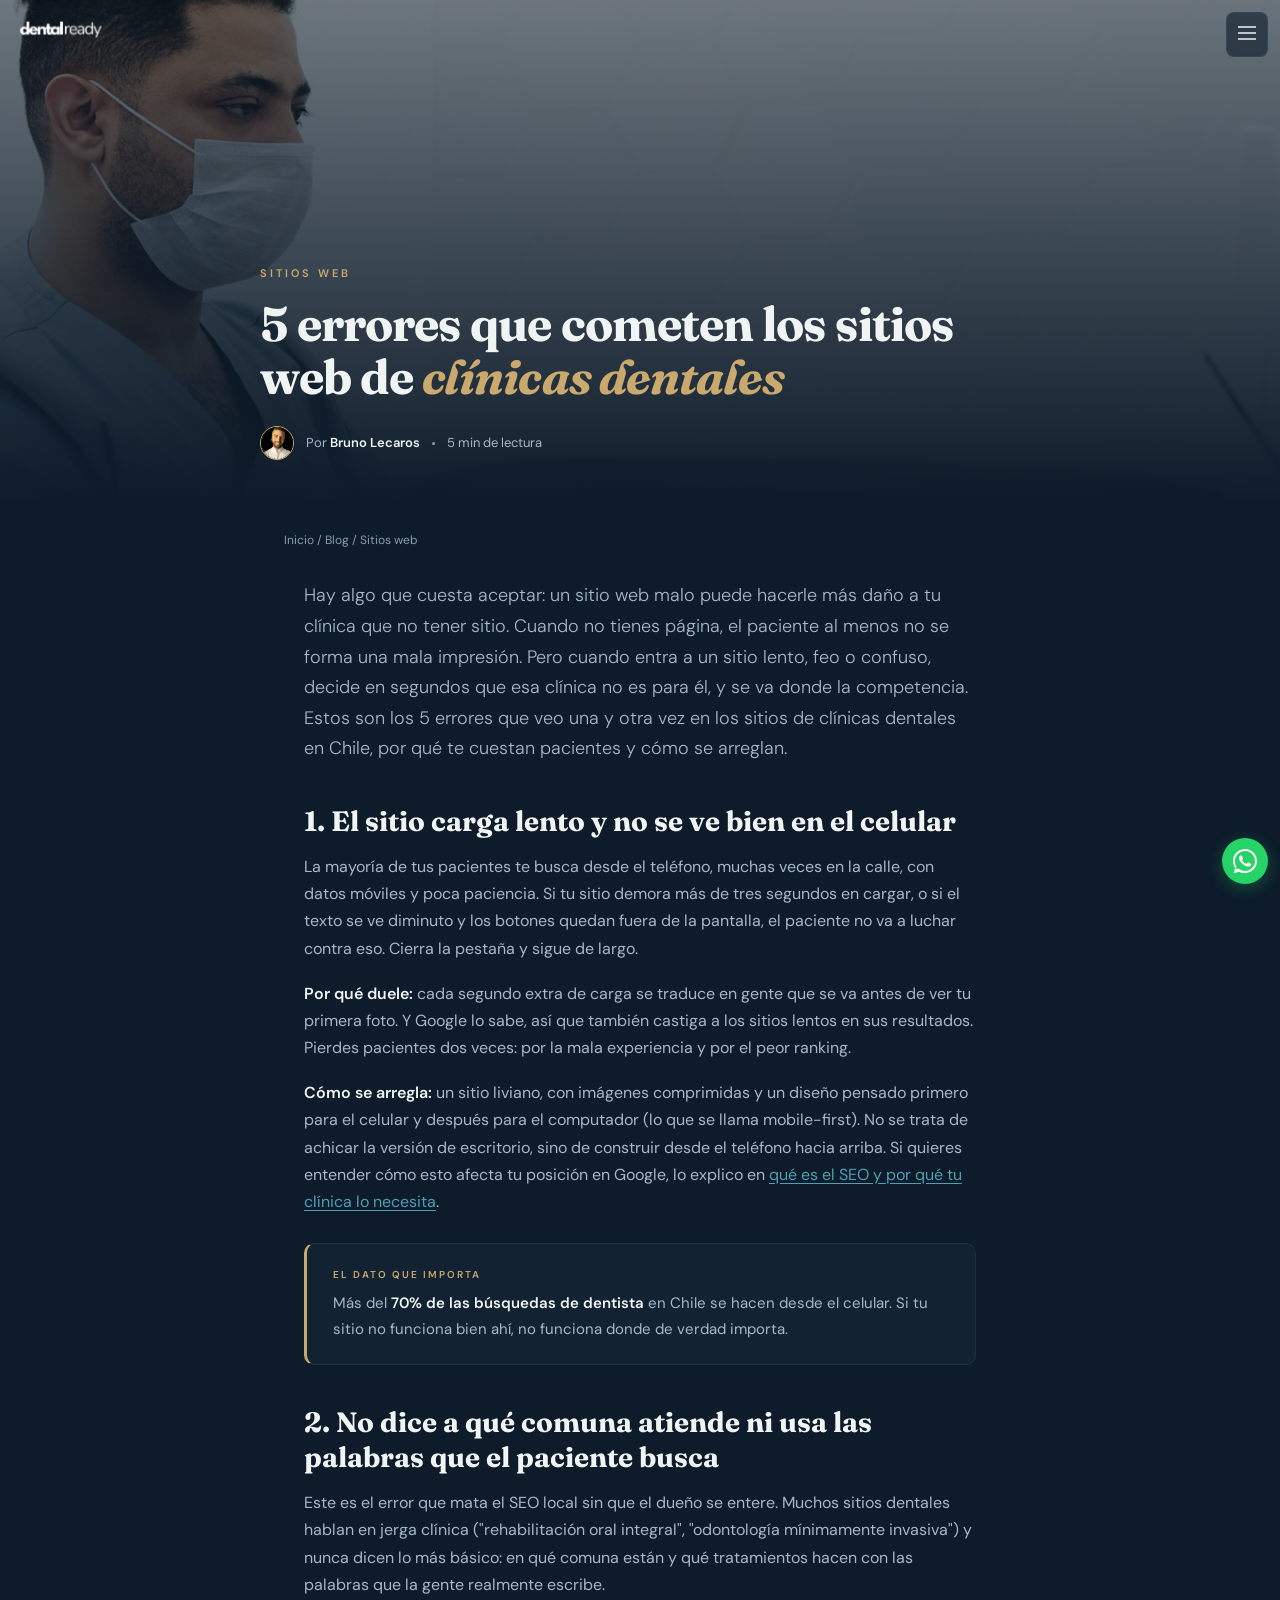
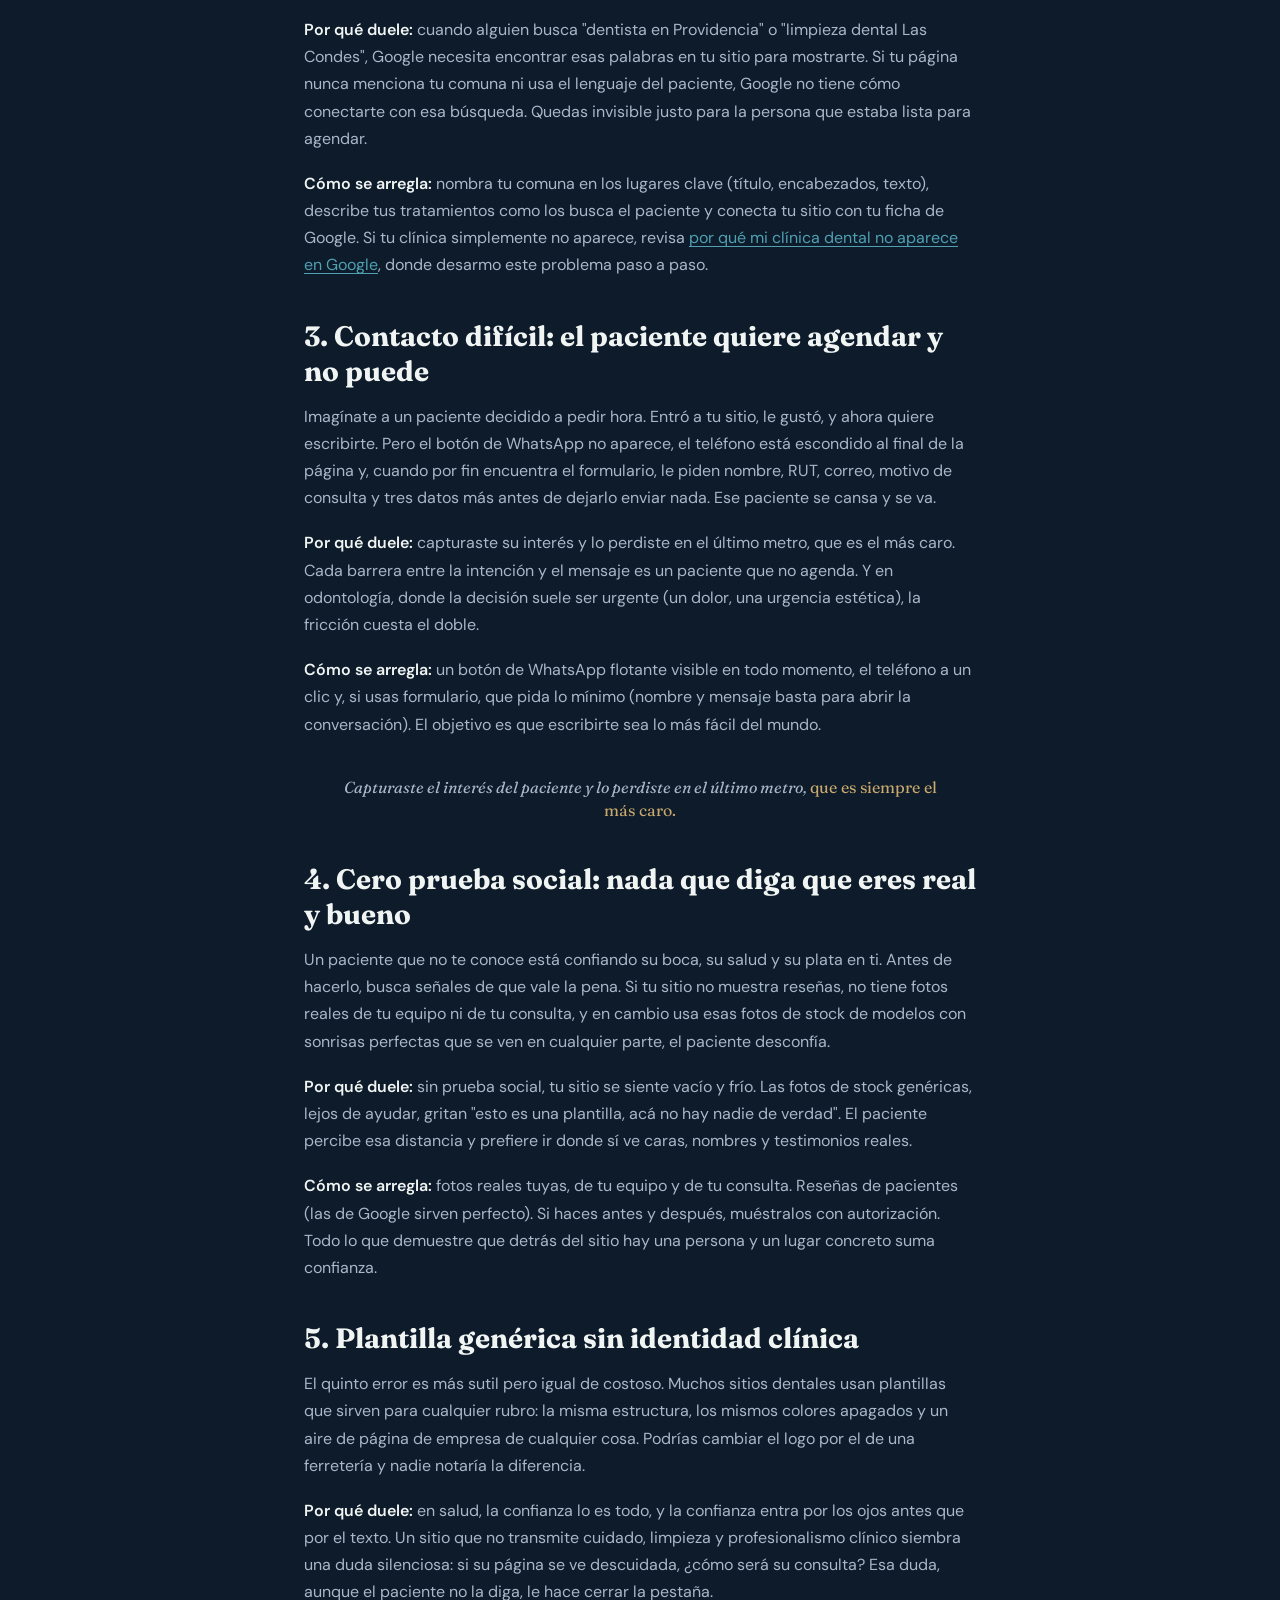
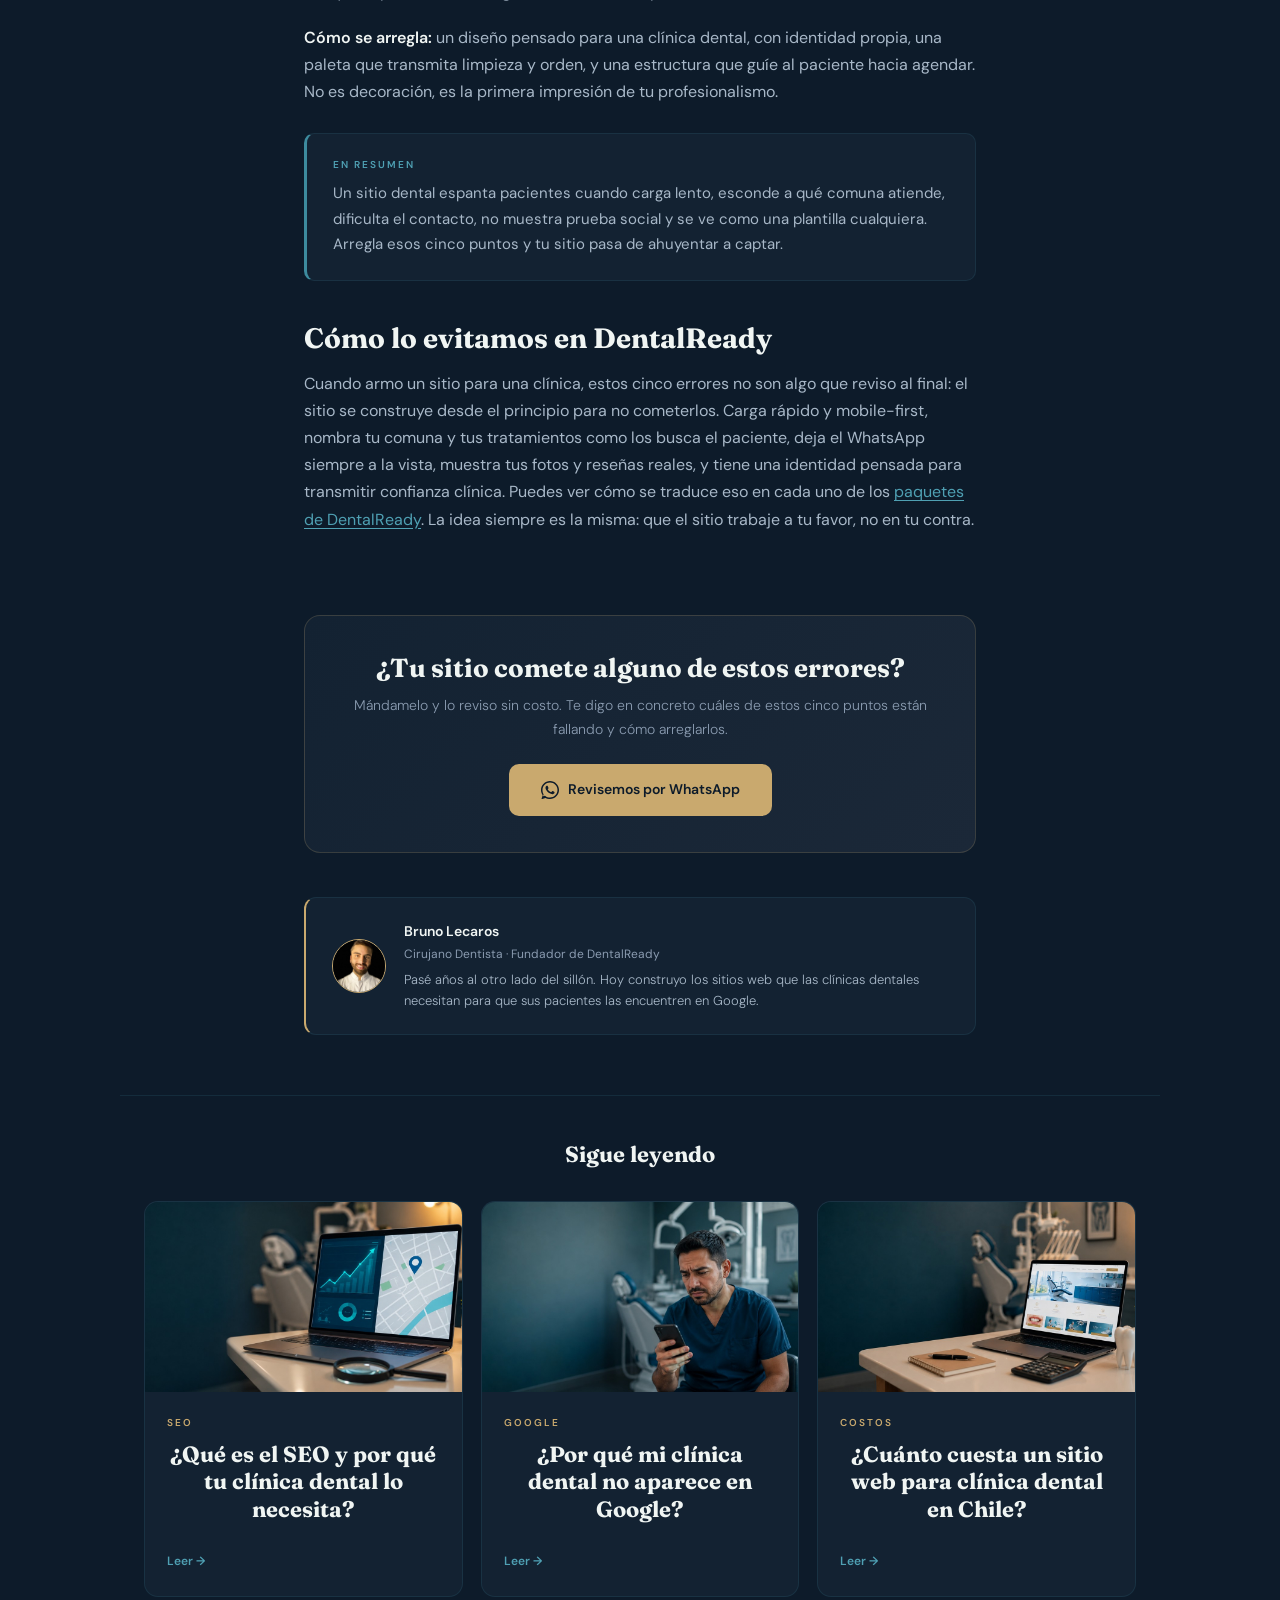
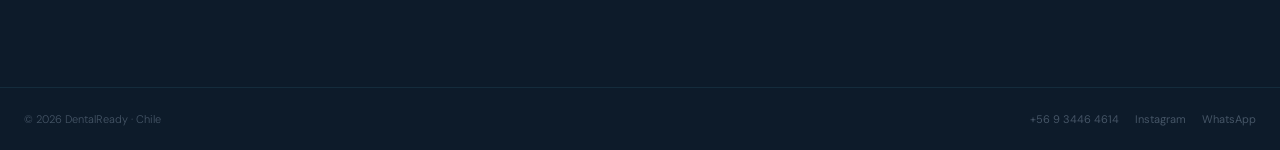
<file: blog/5-errores-sitios-web-clinicas-dentales.html>
<!DOCTYPE html>
<html lang="es">
<head>
    <meta charset="UTF-8">
    <meta name="viewport" content="width=device-width, initial-scale=1.0">
    <title>5 errores que cometen los sitios web de clínicas dentales | DentalReady</title>
    <meta name="description" content="Los 5 errores más comunes que hunden los sitios web de clínicas dentales en Chile: lentitud, cero SEO local, contacto difícil, sin prueba social y plantillas genéricas. Cómo arreglar cada uno.">
    <meta name="keywords" content="errores sitio web clinica dental, sitio web dentista chile, sitio web lento dentista, seo local dental, whatsapp clinica dental, diseño web dental">
    <meta name="author" content="Bruno Lecaros">
    <meta name="robots" content="index, follow">
    <link rel="canonical" href="https://dentalready.cl/blog/5-errores-sitios-web-clinicas-dentales.html">

    <link rel="icon" type="image/svg+xml" href="../assets/favicon.svg">
    <link rel="apple-touch-icon" sizes="180x180" href="../assets/apple-touch-icon.png">
    <link rel="shortcut icon" href="../assets/favicon.ico">

    <meta property="og:type" content="article">
    <meta property="og:url" content="https://dentalready.cl/blog/5-errores-sitios-web-clinicas-dentales.html">
    <meta property="og:title" content="5 errores que cometen los sitios web de clínicas dentales">
    <meta property="og:description" content="Los 5 errores que hacen que un sitio dental espante pacientes en vez de atraerlos. Escrito por un dentista, con la solución de cada uno.">
    <meta property="og:image" content="https://dentalready.cl/blog/assets/errores-comunes-sitio-web-dental-clinica.jpg">
    <meta property="og:locale" content="es_CL">
    <meta property="og:site_name" content="DentalReady">
    <meta name="twitter:card" content="summary_large_image">
    <meta name="twitter:image" content="https://dentalready.cl/blog/assets/errores-comunes-sitio-web-dental-clinica.jpg">

    <script type="application/ld+json">
    {
      "@context": "https://schema.org",
      "@type": "BlogPosting",
      "headline": "5 errores que cometen los sitios web de clínicas dentales",
      "description": "Los 5 errores más comunes que hunden los sitios web de clínicas dentales en Chile y cómo arreglar cada uno.",
      "image": "https://dentalready.cl/blog/assets/errores-comunes-sitio-web-dental-clinica.jpg",
      "datePublished": "2026-06-23",
      "dateModified": "2026-06-23",
      "inLanguage": "es-CL",
      "author": { "@type": "Person", "name": "Bruno Lecaros", "jobTitle": "Cirujano Dentista", "url": "https://drbrunolecaros.cl" },
      "publisher": { "@type": "Organization", "name": "DentalReady", "logo": { "@type": "ImageObject", "url": "https://dentalready.cl/assets/logo/1.png" } },
      "mainEntityOfPage": "https://dentalready.cl/blog/5-errores-sitios-web-clinicas-dentales.html"
    }
    </script>

    <link rel="preconnect" href="https://fonts.googleapis.com">
    <link rel="preconnect" href="https://fonts.gstatic.com" crossorigin>
    <link href="https://fonts.googleapis.com/css2?family=Fraunces:ital,wght@0,400;0,500;0,600;0,700;0,800;1,400;1,500&family=DM+Sans:wght@300;400;500;600;700&display=swap" rel="stylesheet">
    <link rel="stylesheet" href="blog.css">
</head>
<body>
    <a href="../index.html" class="blog-home"><img src="../assets/logo/1.png" alt="DentalReady"></a>
    <button class="burger" onclick="document.getElementById('nav-mobile').classList.add('open')" aria-label="Abrir menú">
        <svg viewBox="0 0 24 24" fill="none"><line x1="3" y1="6" x2="21" y2="6"></line><line x1="3" y1="12" x2="21" y2="12"></line><line x1="3" y1="18" x2="21" y2="18"></line></svg>
    </button>
    <div class="nav-overlay" id="nav-mobile">
        <button class="nav-close" onclick="document.getElementById('nav-mobile').classList.remove('open')" aria-label="Cerrar menú">
            <svg viewBox="0 0 24 24" fill="none"><line x1="18" y1="6" x2="6" y2="18"></line><line x1="6" y1="6" x2="18" y2="18"></line></svg>
        </button>
        <a href="../index.html#problema">Por Qué</a>
        <a href="../index.html#proceso">Proceso</a>
        <a href="../index.html#paquetes">Paquetes</a>
        <a href="index.html">Blog</a>
        <a href="https://wa.me/56934464614?text=Hola%20Bruno%2C%20me%20interesa%20DentalReady" class="nav-cta-mobile">Hablemos</a>
    </div>

    <article>
        <header class="article-hero">
            <div class="article-hero-bg" style="background-image:url('assets/errores-comunes-sitio-web-dental-clinica.jpg')"></div>
            <div class="article-hero-inner">
                <p class="eyebrow">Sitios web</p>
                <h1>5 errores que cometen los sitios web de <em>clínicas dentales</em></h1>
                <div class="article-meta">
                    <img src="../assets/founder-avatar.jpg?v=2" alt="Bruno Lecaros">
                    <span>Por <b>Bruno Lecaros</b></span>
                    <span class="dot"></span>
                    <span>5 min de lectura</span>
                </div>
            </div>
        </header>

        <nav class="breadcrumb"><a href="../index.html">Inicio</a> / <a href="index.html">Blog</a> / Sitios web</nav>

        <div class="article-body">
            <p class="lead">Hay algo que cuesta aceptar: un sitio web malo puede hacerle más daño a tu clínica que no tener sitio. Cuando no tienes página, el paciente al menos no se forma una mala impresión. Pero cuando entra a un sitio lento, feo o confuso, decide en segundos que esa clínica no es para él, y se va donde la competencia. Estos son los 5 errores que veo una y otra vez en los sitios de clínicas dentales en Chile, por qué te cuestan pacientes y cómo se arreglan.</p>

            <h2>1. El sitio carga lento y no se ve bien en el celular</h2>
            <p>La mayoría de tus pacientes te busca desde el teléfono, muchas veces en la calle, con datos móviles y poca paciencia. Si tu sitio demora más de tres segundos en cargar, o si el texto se ve diminuto y los botones quedan fuera de la pantalla, el paciente no va a luchar contra eso. Cierra la pestaña y sigue de largo.</p>
            <p><strong>Por qué duele:</strong> cada segundo extra de carga se traduce en gente que se va antes de ver tu primera foto. Y Google lo sabe, así que también castiga a los sitios lentos en sus resultados. Pierdes pacientes dos veces: por la mala experiencia y por el peor ranking.</p>
            <p><strong>Cómo se arregla:</strong> un sitio liviano, con imágenes comprimidas y un diseño pensado primero para el celular y después para el computador (lo que se llama mobile-first). No se trata de achicar la versión de escritorio, sino de construir desde el teléfono hacia arriba. Si quieres entender cómo esto afecta tu posición en Google, lo explico en <a class="inline" href="que-es-seo-para-dentistas.html">qué es el SEO y por qué tu clínica lo necesita</a>.</p>

            <div class="callout">
                <span class="callout-label">El dato que importa</span>
                <p>Más del <strong>70% de las búsquedas de dentista</strong> en Chile se hacen desde el celular. Si tu sitio no funciona bien ahí, no funciona donde de verdad importa.</p>
            </div>

            <h2>2. No dice a qué comuna atiende ni usa las palabras que el paciente busca</h2>
            <p>Este es el error que mata el SEO local sin que el dueño se entere. Muchos sitios dentales hablan en jerga clínica ("rehabilitación oral integral", "odontología mínimamente invasiva") y nunca dicen lo más básico: en qué comuna están y qué tratamientos hacen con las palabras que la gente realmente escribe.</p>
            <p><strong>Por qué duele:</strong> cuando alguien busca "dentista en Providencia" o "limpieza dental Las Condes", Google necesita encontrar esas palabras en tu sitio para mostrarte. Si tu página nunca menciona tu comuna ni usa el lenguaje del paciente, Google no tiene cómo conectarte con esa búsqueda. Quedas invisible justo para la persona que estaba lista para agendar.</p>
            <p><strong>Cómo se arregla:</strong> nombra tu comuna en los lugares clave (título, encabezados, texto), describe tus tratamientos como los busca el paciente y conecta tu sitio con tu ficha de Google. Si tu clínica simplemente no aparece, revisa <a class="inline" href="por-que-mi-clinica-no-aparece-en-google.html">por qué mi clínica dental no aparece en Google</a>, donde desarmo este problema paso a paso.</p>

            <h2>3. Contacto difícil: el paciente quiere agendar y no puede</h2>
            <p>Imagínate a un paciente decidido a pedir hora. Entró a tu sitio, le gustó, y ahora quiere escribirte. Pero el botón de WhatsApp no aparece, el teléfono está escondido al final de la página y, cuando por fin encuentra el formulario, le piden nombre, RUT, correo, motivo de consulta y tres datos más antes de dejarlo enviar nada. Ese paciente se cansa y se va.</p>
            <p><strong>Por qué duele:</strong> capturaste su interés y lo perdiste en el último metro, que es el más caro. Cada barrera entre la intención y el mensaje es un paciente que no agenda. Y en odontología, donde la decisión suele ser urgente (un dolor, una urgencia estética), la fricción cuesta el doble.</p>
            <p><strong>Cómo se arregla:</strong> un botón de WhatsApp flotante visible en todo momento, el teléfono a un clic y, si usas formulario, que pida lo mínimo (nombre y mensaje basta para abrir la conversación). El objetivo es que escribirte sea lo más fácil del mundo.</p>

            <p class="pullquote">Capturaste el interés del paciente y lo perdiste en el último metro, <span>que es siempre el más caro.</span></p>

            <h2>4. Cero prueba social: nada que diga que eres real y bueno</h2>
            <p>Un paciente que no te conoce está confiando su boca, su salud y su plata en ti. Antes de hacerlo, busca señales de que vale la pena. Si tu sitio no muestra reseñas, no tiene fotos reales de tu equipo ni de tu consulta, y en cambio usa esas fotos de stock de modelos con sonrisas perfectas que se ven en cualquier parte, el paciente desconfía.</p>
            <p><strong>Por qué duele:</strong> sin prueba social, tu sitio se siente vacío y frío. Las fotos de stock genéricas, lejos de ayudar, gritan "esto es una plantilla, acá no hay nadie de verdad". El paciente percibe esa distancia y prefiere ir donde sí ve caras, nombres y testimonios reales.</p>
            <p><strong>Cómo se arregla:</strong> fotos reales tuyas, de tu equipo y de tu consulta. Reseñas de pacientes (las de Google sirven perfecto). Si haces antes y después, muéstralos con autorización. Todo lo que demuestre que detrás del sitio hay una persona y un lugar concreto suma confianza.</p>

            <h2>5. Plantilla genérica sin identidad clínica</h2>
            <p>El quinto error es más sutil pero igual de costoso. Muchos sitios dentales usan plantillas que sirven para cualquier rubro: la misma estructura, los mismos colores apagados y un aire de página de empresa de cualquier cosa. Podrías cambiar el logo por el de una ferretería y nadie notaría la diferencia.</p>
            <p><strong>Por qué duele:</strong> en salud, la confianza lo es todo, y la confianza entra por los ojos antes que por el texto. Un sitio que no transmite cuidado, limpieza y profesionalismo clínico siembra una duda silenciosa: si su página se ve descuidada, ¿cómo será su consulta? Esa duda, aunque el paciente no la diga, le hace cerrar la pestaña.</p>
            <p><strong>Cómo se arregla:</strong> un diseño pensado para una clínica dental, con identidad propia, una paleta que transmita limpieza y orden, y una estructura que guíe al paciente hacia agendar. No es decoración, es la primera impresión de tu profesionalismo.</p>

            <div class="callout teal">
                <span class="callout-label">En resumen</span>
                <p>Un sitio dental espanta pacientes cuando carga lento, esconde a qué comuna atiende, dificulta el contacto, no muestra prueba social y se ve como una plantilla cualquiera. Arregla esos cinco puntos y tu sitio pasa de ahuyentar a captar.</p>
            </div>

            <h2>Cómo lo evitamos en DentalReady</h2>
            <p>Cuando armo un sitio para una clínica, estos cinco errores no son algo que reviso al final: el sitio se construye desde el principio para no cometerlos. Carga rápido y mobile-first, nombra tu comuna y tus tratamientos como los busca el paciente, deja el WhatsApp siempre a la vista, muestra tus fotos y reseñas reales, y tiene una identidad pensada para transmitir confianza clínica. Puedes ver cómo se traduce eso en cada uno de los <a class="inline" href="../index.html#paquetes">paquetes de DentalReady</a>. La idea siempre es la misma: que el sitio trabaje a tu favor, no en tu contra.</p>
        </div>

        <div class="article-cta">
            <div class="article-cta-box">
                <h3>¿Tu sitio comete alguno de estos errores?</h3>
                <p>Mándamelo y lo reviso sin costo. Te digo en concreto cuáles de estos cinco puntos están fallando y cómo arreglarlos.</p>
                <a class="wa-btn" href="https://wa.me/56934464614?text=Hola%20Bruno%2C%20quiero%20que%20revises%20el%20sitio%20de%20mi%20cl%C3%ADnica" target="_blank" rel="noopener">
                    <svg viewBox="0 0 24 24"><path d="M17.472 14.382c-.297-.149-1.758-.867-2.03-.967-.273-.099-.471-.148-.67.15-.197.297-.767.966-.94 1.164-.173.199-.347.223-.644.075-.297-.15-1.255-.463-2.39-1.475-.883-.788-1.48-1.761-1.653-2.059-.173-.297-.018-.458.13-.606.134-.133.298-.347.446-.52.149-.174.198-.298.298-.497.099-.198.05-.371-.025-.52-.075-.149-.669-1.612-.916-2.207-.242-.579-.487-.5-.669-.51-.173-.008-.371-.01-.57-.01-.198 0-.52.074-.792.372-.272.297-1.04 1.016-1.04 2.479 0 1.462 1.065 2.875 1.213 3.074.149.198 2.096 3.2 5.077 4.487.709.306 1.262.489 1.694.625.712.227 1.36.195 1.871.118.571-.085 1.758-.719 2.006-1.413.248-.694.248-1.289.173-1.413-.074-.124-.272-.198-.57-.347z"/><path d="M12 0C5.373 0 0 5.373 0 12c0 2.625.846 5.059 2.284 7.034L.789 23.492a.5.5 0 00.612.616l4.529-1.459A11.94 11.94 0 0012 24c6.627 0 12-5.373 12-12S18.627 0 12 0zm0 22c-2.347 0-4.518-.804-6.237-2.152l-.436-.348-2.684.865.882-2.631-.379-.453A9.963 9.963 0 012 12C2 6.486 6.486 2 12 2s10 4.486 10 10-4.486 10-10 10z"/></svg>
                    Revisemos por WhatsApp
                </a>
            </div>
        </div>

        <div class="author-box">
            <div class="author-box-inner">
                <img src="../assets/founder-avatar.jpg?v=2" alt="Bruno Lecaros">
                <div>
                    <div class="name">Bruno Lecaros</div>
                    <div class="role">Cirujano Dentista · Fundador de DentalReady</div>
                    <div class="bio">Pasé años al otro lado del sillón. Hoy construyo los sitios web que las clínicas dentales necesitan para que sus pacientes las encuentren en Google.</div>
                </div>
            </div>
        </div>

        <section class="related">
            <h2>Sigue leyendo</h2>
            <div class="related-grid">
                <a class="post-card" href="que-es-seo-para-dentistas.html">
                    <img class="post-card-cover" src="assets/que-es-seo-clinica-dental.jpg" alt="Qué es el SEO para una clínica dental" loading="lazy" width="1200" height="630">
                    <div class="post-card-body"><span class="post-card-cat">SEO</span><h2>¿Qué es el SEO y por qué tu clínica dental lo necesita?</h2><span class="post-card-more">Leer →</span></div>
                </a>
                <a class="post-card" href="por-que-mi-clinica-no-aparece-en-google.html">
                    <img class="post-card-cover" src="assets/por-que-mi-clinica-no-aparece-en-google.jpg" alt="Por qué mi clínica dental no aparece en Google" loading="lazy" width="1200" height="630">
                    <div class="post-card-body"><span class="post-card-cat">Google</span><h2>¿Por qué mi clínica dental no aparece en Google?</h2><span class="post-card-more">Leer →</span></div>
                </a>
                <a class="post-card" href="cuanto-cuesta-sitio-web-clinica-dental-chile.html">
                    <img class="post-card-cover" src="assets/cuanto-cuesta-sitio-web-clinica-dental.jpg" alt="Cuánto cuesta un sitio web para clínica dental en Chile" loading="lazy" width="1200" height="630">
                    <div class="post-card-body"><span class="post-card-cat">Costos</span><h2>¿Cuánto cuesta un sitio web para clínica dental en Chile?</h2><span class="post-card-more">Leer →</span></div>
                </a>
            </div>
        </section>
    </article>

    <footer>
        <p>&copy; 2026 DentalReady · Chile</p>
        <div class="footer-links">
            <a href="tel:+56934464614">+56 9 3446 4614</a>
            <a href="https://www.instagram.com/dentalready.cl/" target="_blank" rel="noopener">Instagram</a>
            <a href="https://wa.me/56934464614" target="_blank" rel="noopener">WhatsApp</a>
        </div>
    </footer>
    <a href="https://wa.me/56934464614?text=Hola%20Bruno%2C%20quiero%20saber%20m%C3%A1s%20sobre%20DentalReady" target="_blank" rel="noopener" class="wa-float" aria-label="WhatsApp">
        <svg viewBox="0 0 24 24"><path d="M17.472 14.382c-.297-.149-1.758-.867-2.03-.967-.273-.099-.471-.148-.67.15-.197.297-.767.966-.94 1.164-.173.199-.347.223-.644.075-.297-.15-1.255-.463-2.39-1.475-.883-.788-1.48-1.761-1.653-2.059-.173-.297-.018-.458.13-.606.134-.133.298-.347.446-.52.149-.174.198-.298.298-.497.099-.198.05-.371-.025-.52-.075-.149-.669-1.612-.916-2.207-.242-.579-.487-.5-.669-.51-.173-.008-.371-.01-.57-.01-.198 0-.52.074-.792.372-.272.297-1.04 1.016-1.04 2.479 0 1.462 1.065 2.875 1.213 3.074.149.198 2.096 3.2 5.077 4.487.709.306 1.262.489 1.694.625.712.227 1.36.195 1.871.118.571-.085 1.758-.719 2.006-1.413.248-.694.248-1.289.173-1.413-.074-.124-.272-.198-.57-.347z"/><path d="M12 0C5.373 0 0 5.373 0 12c0 2.625.846 5.059 2.284 7.034L.789 23.492a.5.5 0 00.612.616l4.529-1.459A11.94 11.94 0 0012 24c6.627 0 12-5.373 12-12S18.627 0 12 0zm0 22c-2.347 0-4.518-.804-6.237-2.152l-.436-.348-2.684.865.882-2.631-.379-.453A9.963 9.963 0 012 12C2 6.486 6.486 2 12 2s10 4.486 10 10-4.486 10-10 10z"/></svg>
    </a>
</body>
</html>
</file>
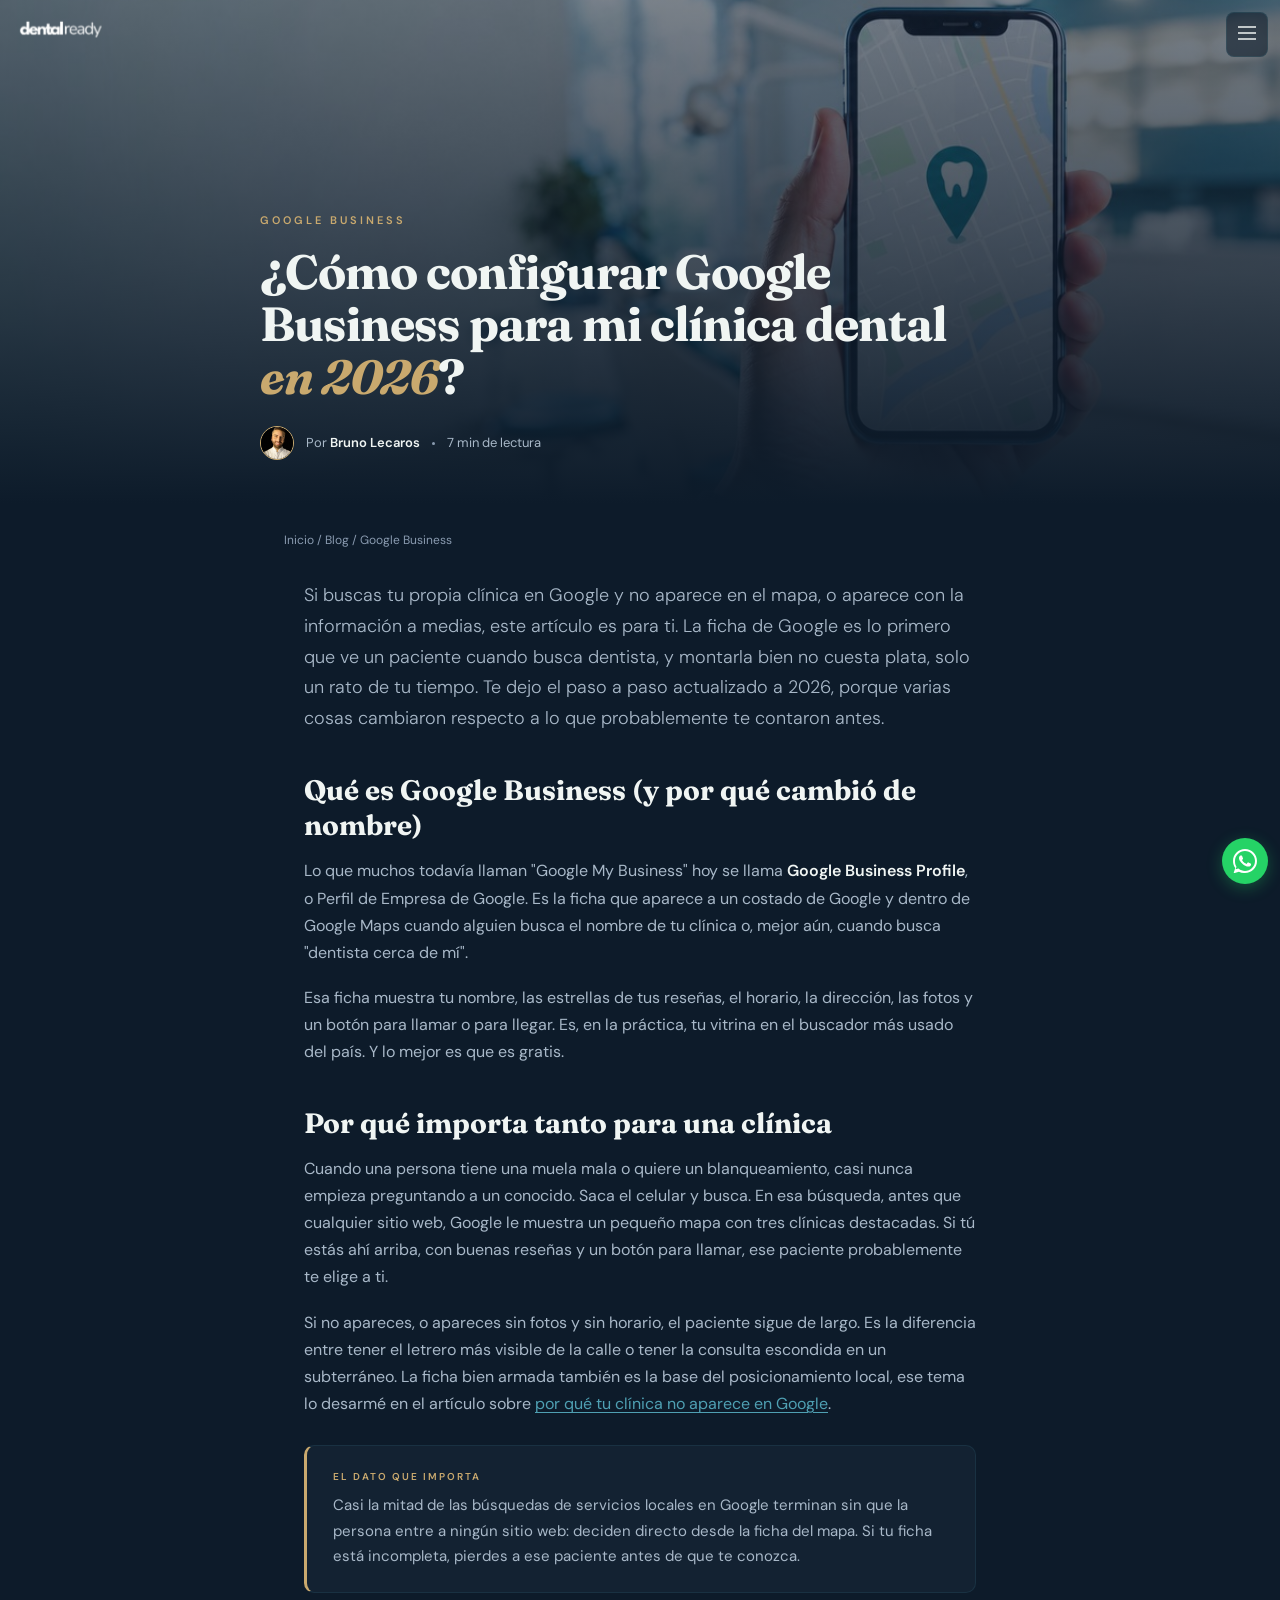
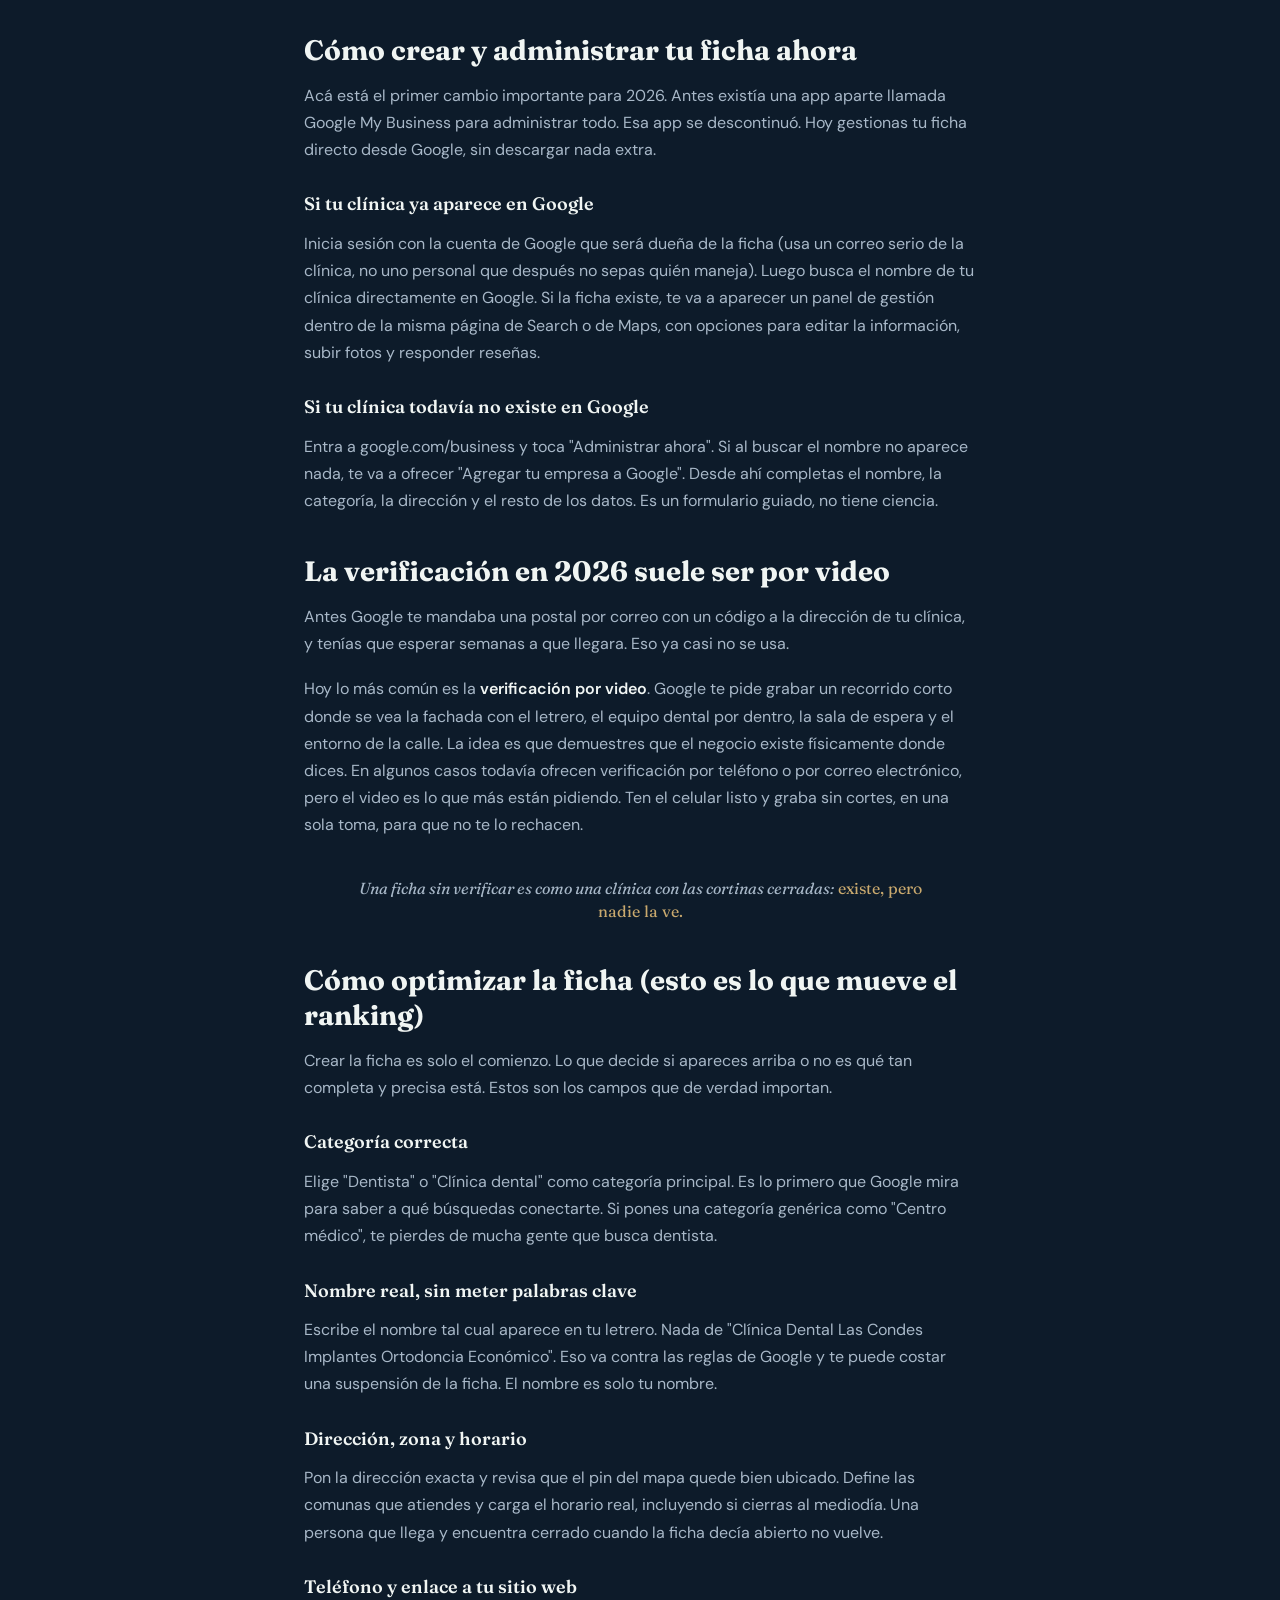
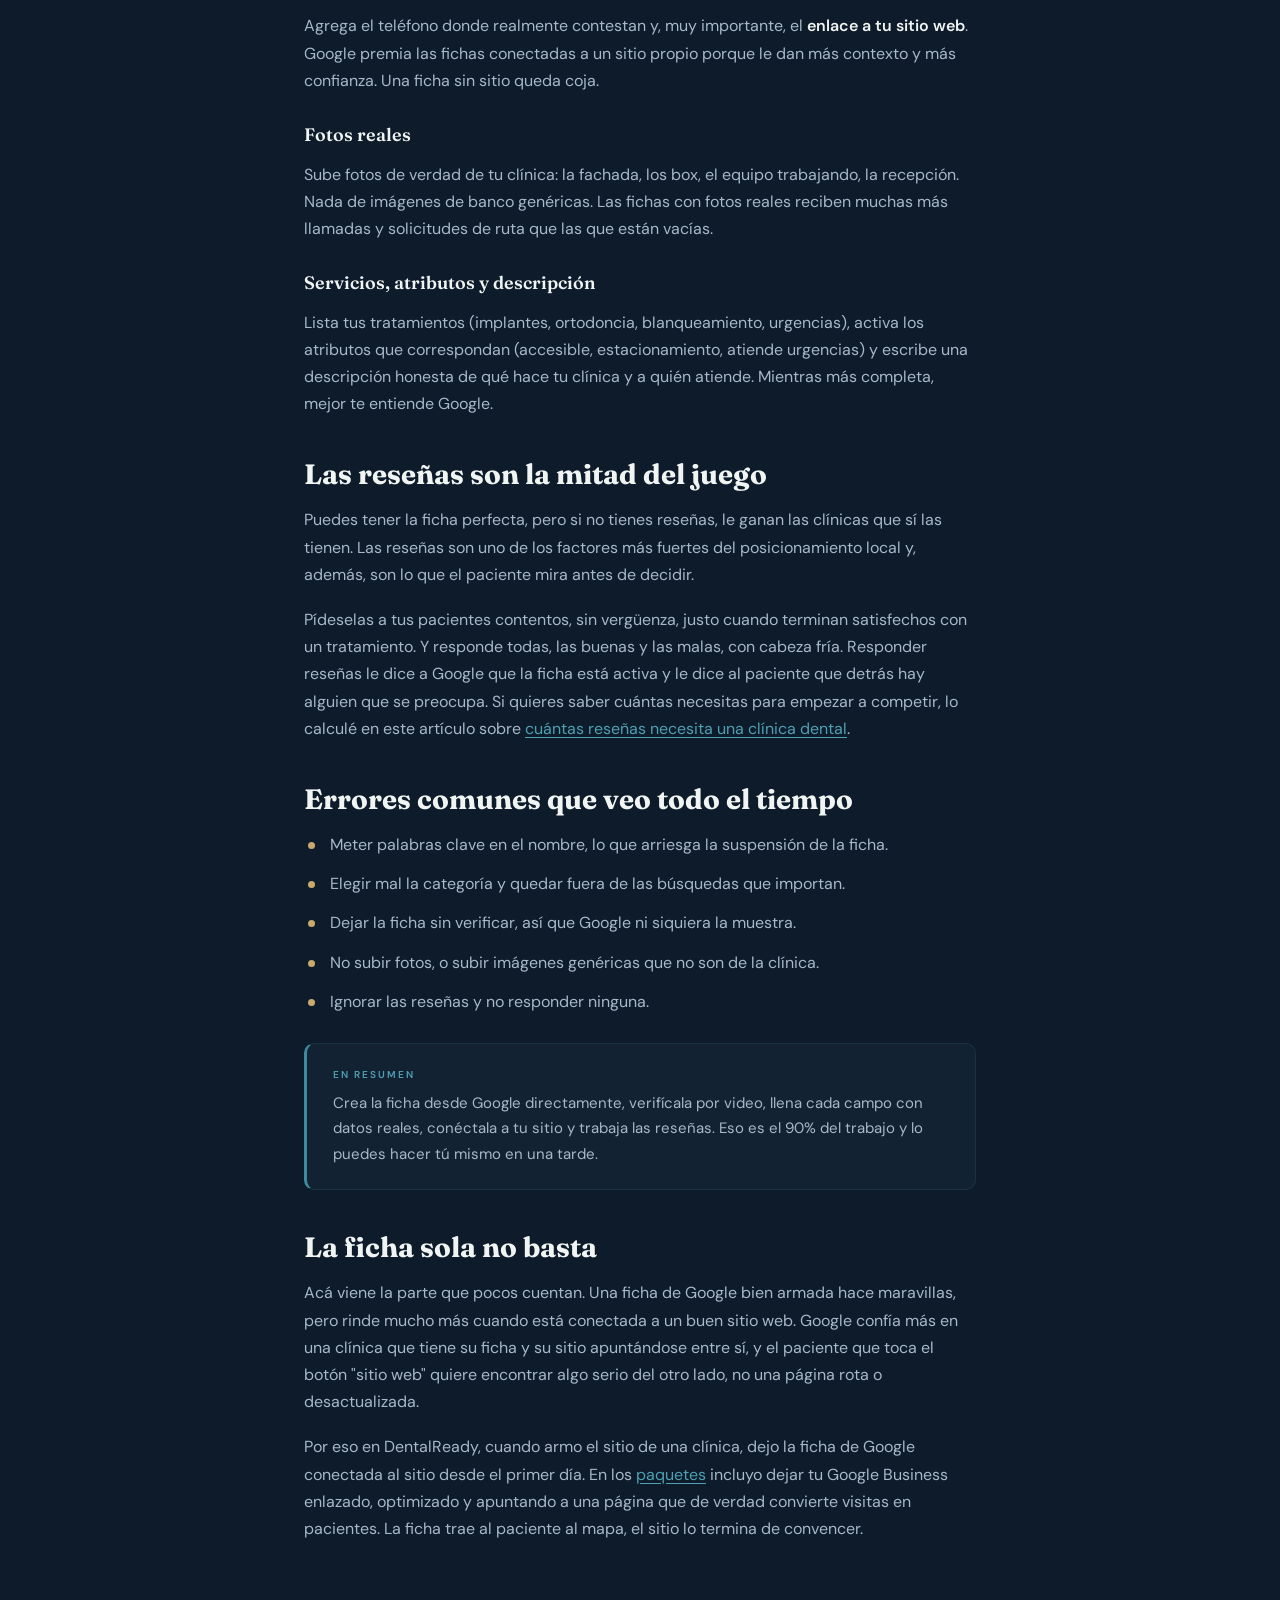
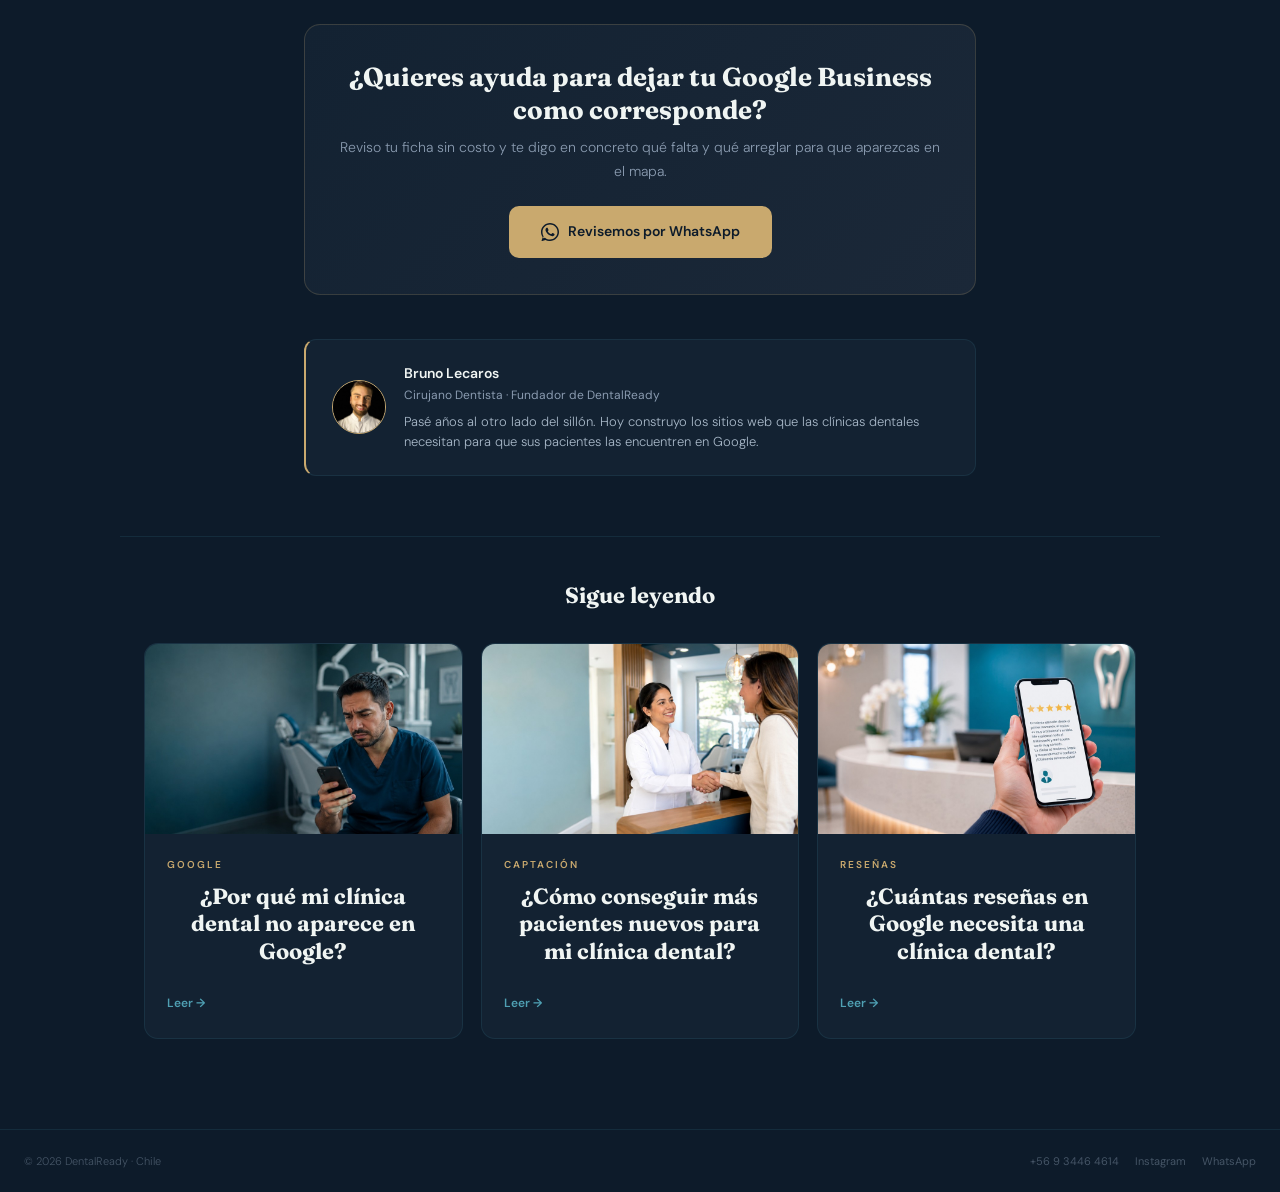
<file: blog/como-configurar-google-business-clinica-dental.html>
<!DOCTYPE html>
<html lang="es">
<head>
    <meta charset="UTF-8">
    <meta name="viewport" content="width=device-width, initial-scale=1.0">
    <title>¿Cómo configurar Google Business para mi clínica dental en 2026? | DentalReady</title>
    <meta name="description" content="Guía paso a paso para crear, verificar y optimizar tu ficha de Google Business en 2026 y aparecer en el mapa cuando alguien busca dentista cerca. Escrita por un dentista en Chile.">
    <meta name="keywords" content="google business clinica dental, google my business dentista, ficha google dentista chile, perfil de empresa google clinica dental, aparecer en google maps dentista">
    <meta name="author" content="Bruno Lecaros">
    <meta name="robots" content="index, follow">
    <link rel="canonical" href="https://dentalready.cl/blog/como-configurar-google-business-clinica-dental.html">

    <link rel="icon" type="image/svg+xml" href="../assets/favicon.svg">
    <link rel="apple-touch-icon" sizes="180x180" href="../assets/apple-touch-icon.png">
    <link rel="shortcut icon" href="../assets/favicon.ico">

    <meta property="og:type" content="article">
    <meta property="og:url" content="https://dentalready.cl/blog/como-configurar-google-business-clinica-dental.html">
    <meta property="og:title" content="¿Cómo configurar Google Business para mi clínica dental en 2026?">
    <meta property="og:description" content="Cómo crear, verificar y optimizar tu ficha de Google Business para aparecer en el mapa cuando alguien busca dentista cerca. En simple, escrito por un dentista.">
    <meta property="og:image" content="https://dentalready.cl/blog/assets/como-configurar-google-business-clinica-dental.jpg">
    <meta property="og:locale" content="es_CL">
    <meta property="og:site_name" content="DentalReady">
    <meta name="twitter:card" content="summary_large_image">
    <meta name="twitter:image" content="https://dentalready.cl/blog/assets/como-configurar-google-business-clinica-dental.jpg">

    <script type="application/ld+json">
    {
      "@context": "https://schema.org",
      "@type": "BlogPosting",
      "headline": "¿Cómo configurar Google Business para mi clínica dental en 2026?",
      "description": "Guía paso a paso para crear, verificar y optimizar tu ficha de Google Business en 2026 y aparecer en el mapa cuando alguien busca dentista cerca.",
      "image": "https://dentalready.cl/blog/assets/como-configurar-google-business-clinica-dental.jpg",
      "datePublished": "2026-06-23",
      "dateModified": "2026-06-23",
      "inLanguage": "es-CL",
      "author": { "@type": "Person", "name": "Bruno Lecaros", "jobTitle": "Cirujano Dentista", "url": "https://drbrunolecaros.cl" },
      "publisher": { "@type": "Organization", "name": "DentalReady", "logo": { "@type": "ImageObject", "url": "https://dentalready.cl/assets/logo/1.png" } },
      "mainEntityOfPage": "https://dentalready.cl/blog/como-configurar-google-business-clinica-dental.html"
    }
    </script>

    <link rel="preconnect" href="https://fonts.googleapis.com">
    <link rel="preconnect" href="https://fonts.gstatic.com" crossorigin>
    <link href="https://fonts.googleapis.com/css2?family=Fraunces:ital,wght@0,400;0,500;0,600;0,700;0,800;1,400;1,500&family=DM+Sans:wght@300;400;500;600;700&display=swap" rel="stylesheet">
    <link rel="stylesheet" href="blog.css">
</head>
<body>
    <a href="../index.html" class="blog-home"><img src="../assets/logo/1.png" alt="DentalReady"></a>
    <button class="burger" onclick="document.getElementById('nav-mobile').classList.add('open')" aria-label="Abrir menú">
        <svg viewBox="0 0 24 24" fill="none"><line x1="3" y1="6" x2="21" y2="6"></line><line x1="3" y1="12" x2="21" y2="12"></line><line x1="3" y1="18" x2="21" y2="18"></line></svg>
    </button>
    <div class="nav-overlay" id="nav-mobile">
        <button class="nav-close" onclick="document.getElementById('nav-mobile').classList.remove('open')" aria-label="Cerrar menú">
            <svg viewBox="0 0 24 24" fill="none"><line x1="18" y1="6" x2="6" y2="18"></line><line x1="6" y1="6" x2="18" y2="18"></line></svg>
        </button>
        <a href="../index.html#problema">Por Qué</a>
        <a href="../index.html#proceso">Proceso</a>
        <a href="../index.html#paquetes">Paquetes</a>
        <a href="index.html">Blog</a>
        <a href="https://wa.me/56934464614?text=Hola%20Bruno%2C%20me%20interesa%20DentalReady" class="nav-cta-mobile">Hablemos</a>
    </div>

    <article>
        <header class="article-hero">
            <div class="article-hero-bg" style="background-image:url('assets/como-configurar-google-business-clinica-dental.jpg')"></div>
            <div class="article-hero-inner">
                <p class="eyebrow">Google Business</p>
                <h1>¿Cómo configurar Google Business para mi clínica dental <em>en 2026</em>?</h1>
                <div class="article-meta">
                    <img src="../assets/founder-avatar.jpg?v=2" alt="Bruno Lecaros">
                    <span>Por <b>Bruno Lecaros</b></span>
                    <span class="dot"></span>
                    <span>7 min de lectura</span>
                </div>
            </div>
        </header>

        <nav class="breadcrumb"><a href="../index.html">Inicio</a> / <a href="index.html">Blog</a> / Google Business</nav>

        <div class="article-body">
            <p class="lead">Si buscas tu propia clínica en Google y no aparece en el mapa, o aparece con la información a medias, este artículo es para ti. La ficha de Google es lo primero que ve un paciente cuando busca dentista, y montarla bien no cuesta plata, solo un rato de tu tiempo. Te dejo el paso a paso actualizado a 2026, porque varias cosas cambiaron respecto a lo que probablemente te contaron antes.</p>

            <h2>Qué es Google Business (y por qué cambió de nombre)</h2>
            <p>Lo que muchos todavía llaman "Google My Business" hoy se llama <strong>Google Business Profile</strong>, o Perfil de Empresa de Google. Es la ficha que aparece a un costado de Google y dentro de Google Maps cuando alguien busca el nombre de tu clínica o, mejor aún, cuando busca "dentista cerca de mí".</p>
            <p>Esa ficha muestra tu nombre, las estrellas de tus reseñas, el horario, la dirección, las fotos y un botón para llamar o para llegar. Es, en la práctica, tu vitrina en el buscador más usado del país. Y lo mejor es que es gratis.</p>

            <h2>Por qué importa tanto para una clínica</h2>
            <p>Cuando una persona tiene una muela mala o quiere un blanqueamiento, casi nunca empieza preguntando a un conocido. Saca el celular y busca. En esa búsqueda, antes que cualquier sitio web, Google le muestra un pequeño mapa con tres clínicas destacadas. Si tú estás ahí arriba, con buenas reseñas y un botón para llamar, ese paciente probablemente te elige a ti.</p>
            <p>Si no apareces, o apareces sin fotos y sin horario, el paciente sigue de largo. Es la diferencia entre tener el letrero más visible de la calle o tener la consulta escondida en un subterráneo. La ficha bien armada también es la base del posicionamiento local, ese tema lo desarmé en el artículo sobre <a class="inline" href="por-que-mi-clinica-no-aparece-en-google.html">por qué tu clínica no aparece en Google</a>.</p>

            <div class="callout">
                <span class="callout-label">El dato que importa</span>
                <p>Casi la mitad de las búsquedas de servicios locales en Google terminan sin que la persona entre a ningún sitio web: deciden directo desde la ficha del mapa. Si tu ficha está incompleta, pierdes a ese paciente antes de que te conozca.</p>
            </div>

            <h2>Cómo crear y administrar tu ficha ahora</h2>
            <p>Acá está el primer cambio importante para 2026. Antes existía una app aparte llamada Google My Business para administrar todo. Esa app se descontinuó. Hoy gestionas tu ficha directo desde Google, sin descargar nada extra.</p>
            <h3>Si tu clínica ya aparece en Google</h3>
            <p>Inicia sesión con la cuenta de Google que será dueña de la ficha (usa un correo serio de la clínica, no uno personal que después no sepas quién maneja). Luego busca el nombre de tu clínica directamente en Google. Si la ficha existe, te va a aparecer un panel de gestión dentro de la misma página de Search o de Maps, con opciones para editar la información, subir fotos y responder reseñas.</p>
            <h3>Si tu clínica todavía no existe en Google</h3>
            <p>Entra a google.com/business y toca "Administrar ahora". Si al buscar el nombre no aparece nada, te va a ofrecer "Agregar tu empresa a Google". Desde ahí completas el nombre, la categoría, la dirección y el resto de los datos. Es un formulario guiado, no tiene ciencia.</p>

            <h2>La verificación en 2026 suele ser por video</h2>
            <p>Antes Google te mandaba una postal por correo con un código a la dirección de tu clínica, y tenías que esperar semanas a que llegara. Eso ya casi no se usa.</p>
            <p>Hoy lo más común es la <strong>verificación por video</strong>. Google te pide grabar un recorrido corto donde se vea la fachada con el letrero, el equipo dental por dentro, la sala de espera y el entorno de la calle. La idea es que demuestres que el negocio existe físicamente donde dices. En algunos casos todavía ofrecen verificación por teléfono o por correo electrónico, pero el video es lo que más están pidiendo. Ten el celular listo y graba sin cortes, en una sola toma, para que no te lo rechacen.</p>

            <p class="pullquote">Una ficha sin verificar es como una clínica con las cortinas cerradas: <span>existe, pero nadie la ve.</span></p>

            <h2>Cómo optimizar la ficha (esto es lo que mueve el ranking)</h2>
            <p>Crear la ficha es solo el comienzo. Lo que decide si apareces arriba o no es qué tan completa y precisa está. Estos son los campos que de verdad importan.</p>
            <h3>Categoría correcta</h3>
            <p>Elige "Dentista" o "Clínica dental" como categoría principal. Es lo primero que Google mira para saber a qué búsquedas conectarte. Si pones una categoría genérica como "Centro médico", te pierdes de mucha gente que busca dentista.</p>
            <h3>Nombre real, sin meter palabras clave</h3>
            <p>Escribe el nombre tal cual aparece en tu letrero. Nada de "Clínica Dental Las Condes Implantes Ortodoncia Económico". Eso va contra las reglas de Google y te puede costar una suspensión de la ficha. El nombre es solo tu nombre.</p>
            <h3>Dirección, zona y horario</h3>
            <p>Pon la dirección exacta y revisa que el pin del mapa quede bien ubicado. Define las comunas que atiendes y carga el horario real, incluyendo si cierras al mediodía. Una persona que llega y encuentra cerrado cuando la ficha decía abierto no vuelve.</p>
            <h3>Teléfono y enlace a tu sitio web</h3>
            <p>Agrega el teléfono donde realmente contestan y, muy importante, el <strong>enlace a tu sitio web</strong>. Google premia las fichas conectadas a un sitio propio porque le dan más contexto y más confianza. Una ficha sin sitio queda coja.</p>
            <h3>Fotos reales</h3>
            <p>Sube fotos de verdad de tu clínica: la fachada, los box, el equipo trabajando, la recepción. Nada de imágenes de banco genéricas. Las fichas con fotos reales reciben muchas más llamadas y solicitudes de ruta que las que están vacías.</p>
            <h3>Servicios, atributos y descripción</h3>
            <p>Lista tus tratamientos (implantes, ortodoncia, blanqueamiento, urgencias), activa los atributos que correspondan (accesible, estacionamiento, atiende urgencias) y escribe una descripción honesta de qué hace tu clínica y a quién atiende. Mientras más completa, mejor te entiende Google.</p>

            <h2>Las reseñas son la mitad del juego</h2>
            <p>Puedes tener la ficha perfecta, pero si no tienes reseñas, le ganan las clínicas que sí las tienen. Las reseñas son uno de los factores más fuertes del posicionamiento local y, además, son lo que el paciente mira antes de decidir.</p>
            <p>Pídeselas a tus pacientes contentos, sin vergüenza, justo cuando terminan satisfechos con un tratamiento. Y responde todas, las buenas y las malas, con cabeza fría. Responder reseñas le dice a Google que la ficha está activa y le dice al paciente que detrás hay alguien que se preocupa. Si quieres saber cuántas necesitas para empezar a competir, lo calculé en este artículo sobre <a class="inline" href="cuantas-resenas-google-necesita-clinica-dental.html">cuántas reseñas necesita una clínica dental</a>.</p>

            <h2>Errores comunes que veo todo el tiempo</h2>
            <ul>
                <li>Meter palabras clave en el nombre, lo que arriesga la suspensión de la ficha.</li>
                <li>Elegir mal la categoría y quedar fuera de las búsquedas que importan.</li>
                <li>Dejar la ficha sin verificar, así que Google ni siquiera la muestra.</li>
                <li>No subir fotos, o subir imágenes genéricas que no son de la clínica.</li>
                <li>Ignorar las reseñas y no responder ninguna.</li>
            </ul>

            <div class="callout teal">
                <span class="callout-label">En resumen</span>
                <p>Crea la ficha desde Google directamente, verifícala por video, llena cada campo con datos reales, conéctala a tu sitio y trabaja las reseñas. Eso es el 90% del trabajo y lo puedes hacer tú mismo en una tarde.</p>
            </div>

            <h2>La ficha sola no basta</h2>
            <p>Acá viene la parte que pocos cuentan. Una ficha de Google bien armada hace maravillas, pero rinde mucho más cuando está conectada a un buen sitio web. Google confía más en una clínica que tiene su ficha y su sitio apuntándose entre sí, y el paciente que toca el botón "sitio web" quiere encontrar algo serio del otro lado, no una página rota o desactualizada.</p>
            <p>Por eso en DentalReady, cuando armo el sitio de una clínica, dejo la ficha de Google conectada al sitio desde el primer día. En los <a class="inline" href="../index.html#paquetes">paquetes</a> incluyo dejar tu Google Business enlazado, optimizado y apuntando a una página que de verdad convierte visitas en pacientes. La ficha trae al paciente al mapa, el sitio lo termina de convencer.</p>
        </div>

        <div class="article-cta">
            <div class="article-cta-box">
                <h3>¿Quieres ayuda para dejar tu Google Business como corresponde?</h3>
                <p>Reviso tu ficha sin costo y te digo en concreto qué falta y qué arreglar para que aparezcas en el mapa.</p>
                <a class="wa-btn" href="https://wa.me/56934464614?text=Hola%20Bruno%2C%20quiero%20ayuda%20con%20mi%20Google%20Business" target="_blank" rel="noopener">
                    <svg viewBox="0 0 24 24"><path d="M17.472 14.382c-.297-.149-1.758-.867-2.03-.967-.273-.099-.471-.148-.67.15-.197.297-.767.966-.94 1.164-.173.199-.347.223-.644.075-.297-.15-1.255-.463-2.39-1.475-.883-.788-1.48-1.761-1.653-2.059-.173-.297-.018-.458.13-.606.134-.133.298-.347.446-.52.149-.174.198-.298.298-.497.099-.198.05-.371-.025-.52-.075-.149-.669-1.612-.916-2.207-.242-.579-.487-.5-.669-.51-.173-.008-.371-.01-.57-.01-.198 0-.52.074-.792.372-.272.297-1.04 1.016-1.04 2.479 0 1.462 1.065 2.875 1.213 3.074.149.198 2.096 3.2 5.077 4.487.709.306 1.262.489 1.694.625.712.227 1.36.195 1.871.118.571-.085 1.758-.719 2.006-1.413.248-.694.248-1.289.173-1.413-.074-.124-.272-.198-.57-.347z"/><path d="M12 0C5.373 0 0 5.373 0 12c0 2.625.846 5.059 2.284 7.034L.789 23.492a.5.5 0 00.612.616l4.529-1.459A11.94 11.94 0 0012 24c6.627 0 12-5.373 12-12S18.627 0 12 0zm0 22c-2.347 0-4.518-.804-6.237-2.152l-.436-.348-2.684.865.882-2.631-.379-.453A9.963 9.963 0 012 12C2 6.486 6.486 2 12 2s10 4.486 10 10-4.486 10-10 10z"/></svg>
                    Revisemos por WhatsApp
                </a>
            </div>
        </div>

        <div class="author-box">
            <div class="author-box-inner">
                <img src="../assets/founder-avatar.jpg?v=2" alt="Bruno Lecaros">
                <div>
                    <div class="name">Bruno Lecaros</div>
                    <div class="role">Cirujano Dentista · Fundador de DentalReady</div>
                    <div class="bio">Pasé años al otro lado del sillón. Hoy construyo los sitios web que las clínicas dentales necesitan para que sus pacientes las encuentren en Google.</div>
                </div>
            </div>
        </div>

        <section class="related">
            <h2>Sigue leyendo</h2>
            <div class="related-grid">
                <a class="post-card" href="por-que-mi-clinica-no-aparece-en-google.html">
                    <img class="post-card-cover" src="assets/por-que-mi-clinica-no-aparece-en-google.jpg" alt="Por qué mi clínica dental no aparece en Google" loading="lazy" width="1200" height="630">
                    <div class="post-card-body"><span class="post-card-cat">Google</span><h2>¿Por qué mi clínica dental no aparece en Google?</h2><span class="post-card-more">Leer →</span></div>
                </a>
                <a class="post-card" href="como-conseguir-mas-pacientes-clinica-dental.html">
                    <img class="post-card-cover" src="assets/como-conseguir-mas-pacientes-clinica-dental.jpg" alt="Cómo conseguir más pacientes nuevos para tu clínica dental" loading="lazy" width="1200" height="630">
                    <div class="post-card-body"><span class="post-card-cat">Captación</span><h2>¿Cómo conseguir más pacientes nuevos para mi clínica dental?</h2><span class="post-card-more">Leer →</span></div>
                </a>
                <a class="post-card" href="cuantas-resenas-google-necesita-clinica-dental.html">
                    <img class="post-card-cover" src="assets/cuantas-resenas-google-necesita-clinica-dental.jpg" alt="Cuántas reseñas en Google necesita una clínica dental" loading="lazy" width="1200" height="630">
                    <div class="post-card-body"><span class="post-card-cat">Reseñas</span><h2>¿Cuántas reseñas en Google necesita una clínica dental?</h2><span class="post-card-more">Leer →</span></div>
                </a>
            </div>
        </section>
    </article>

    <footer>
        <p>&copy; 2026 DentalReady · Chile</p>
        <div class="footer-links">
            <a href="tel:+56934464614">+56 9 3446 4614</a>
            <a href="https://www.instagram.com/dentalready.cl/" target="_blank" rel="noopener">Instagram</a>
            <a href="https://wa.me/56934464614" target="_blank" rel="noopener">WhatsApp</a>
        </div>
    </footer>
    <a href="https://wa.me/56934464614?text=Hola%20Bruno%2C%20quiero%20saber%20m%C3%A1s%20sobre%20DentalReady" target="_blank" rel="noopener" class="wa-float" aria-label="WhatsApp">
        <svg viewBox="0 0 24 24"><path d="M17.472 14.382c-.297-.149-1.758-.867-2.03-.967-.273-.099-.471-.148-.67.15-.197.297-.767.966-.94 1.164-.173.199-.347.223-.644.075-.297-.15-1.255-.463-2.39-1.475-.883-.788-1.48-1.761-1.653-2.059-.173-.297-.018-.458.13-.606.134-.133.298-.347.446-.52.149-.174.198-.298.298-.497.099-.198.05-.371-.025-.52-.075-.149-.669-1.612-.916-2.207-.242-.579-.487-.5-.669-.51-.173-.008-.371-.01-.57-.01-.198 0-.52.074-.792.372-.272.297-1.04 1.016-1.04 2.479 0 1.462 1.065 2.875 1.213 3.074.149.198 2.096 3.2 5.077 4.487.709.306 1.262.489 1.694.625.712.227 1.36.195 1.871.118.571-.085 1.758-.719 2.006-1.413.248-.694.248-1.289.173-1.413-.074-.124-.272-.198-.57-.347z"/><path d="M12 0C5.373 0 0 5.373 0 12c0 2.625.846 5.059 2.284 7.034L.789 23.492a.5.5 0 00.612.616l4.529-1.459A11.94 11.94 0 0012 24c6.627 0 12-5.373 12-12S18.627 0 12 0zm0 22c-2.347 0-4.518-.804-6.237-2.152l-.436-.348-2.684.865.882-2.631-.379-.453A9.963 9.963 0 012 12C2 6.486 6.486 2 12 2s10 4.486 10 10-4.486 10-10 10z"/></svg>
    </a>
</body>
</html>
</file>
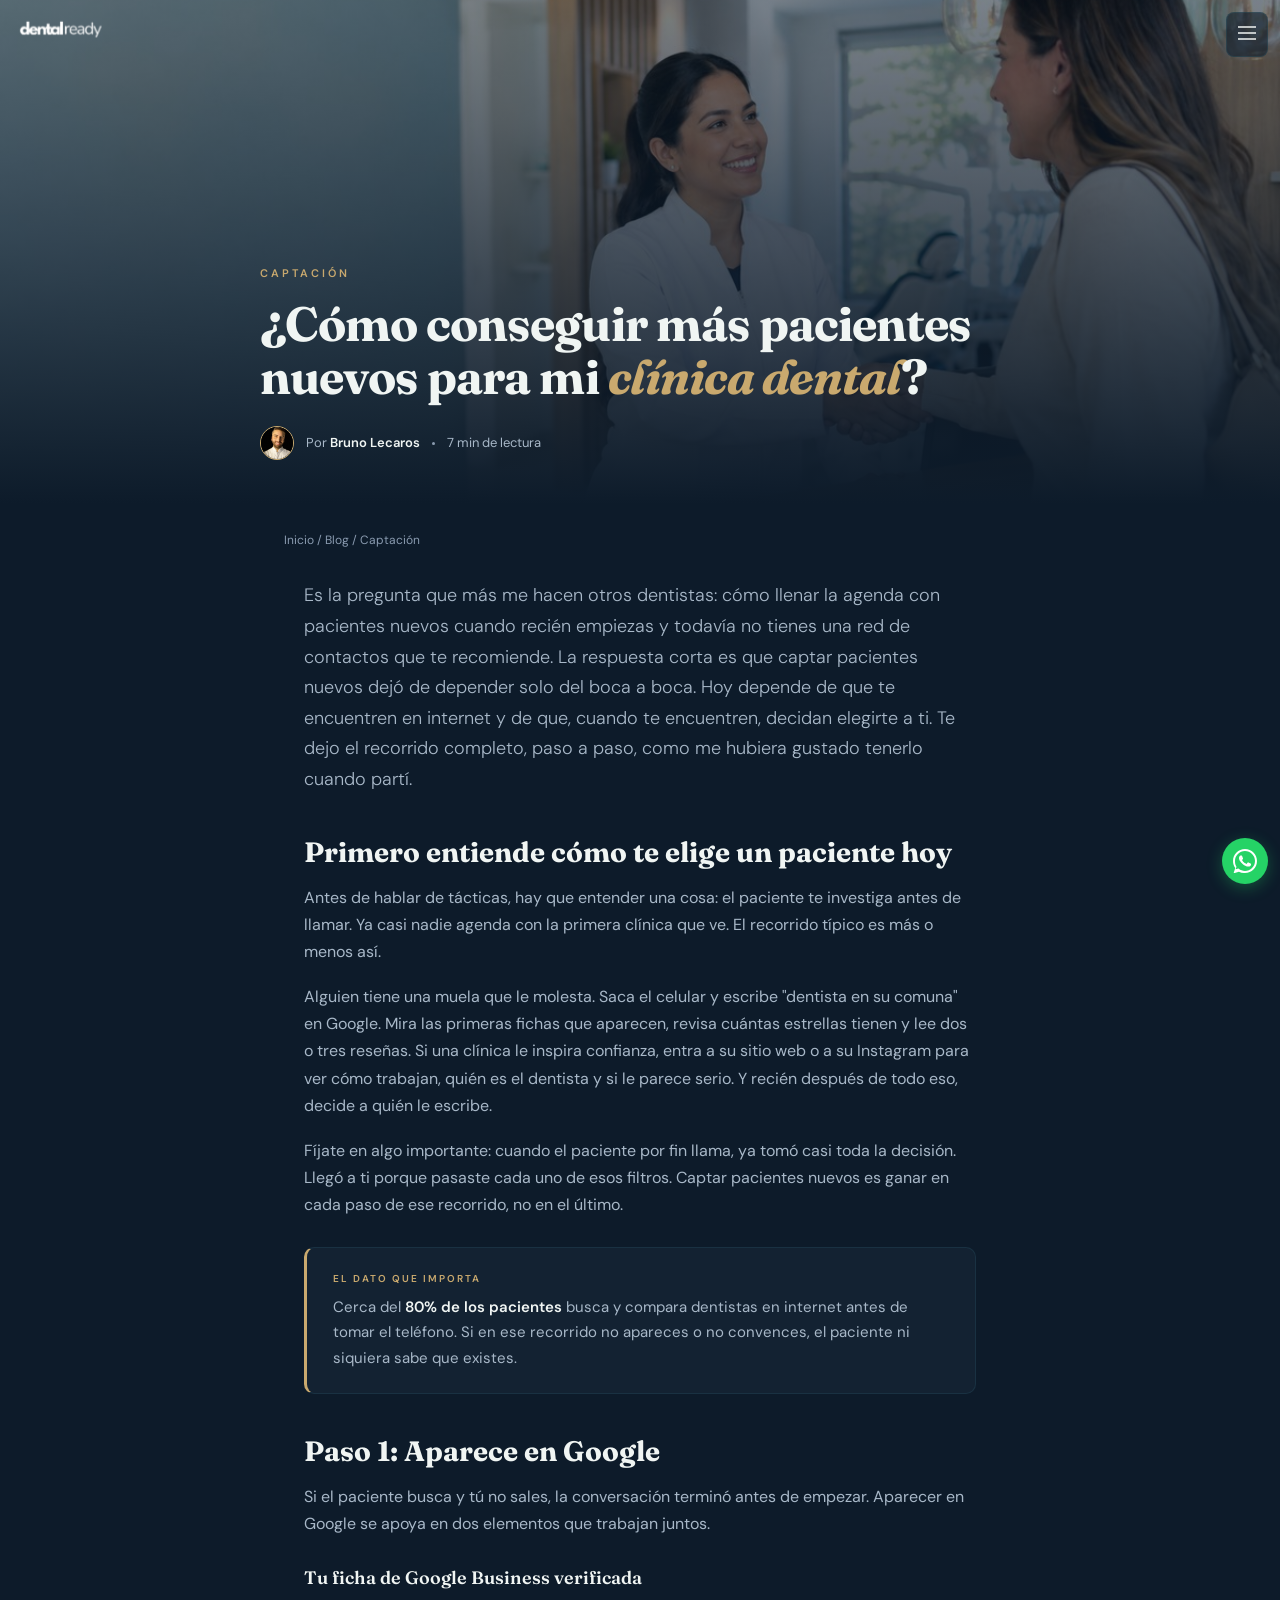
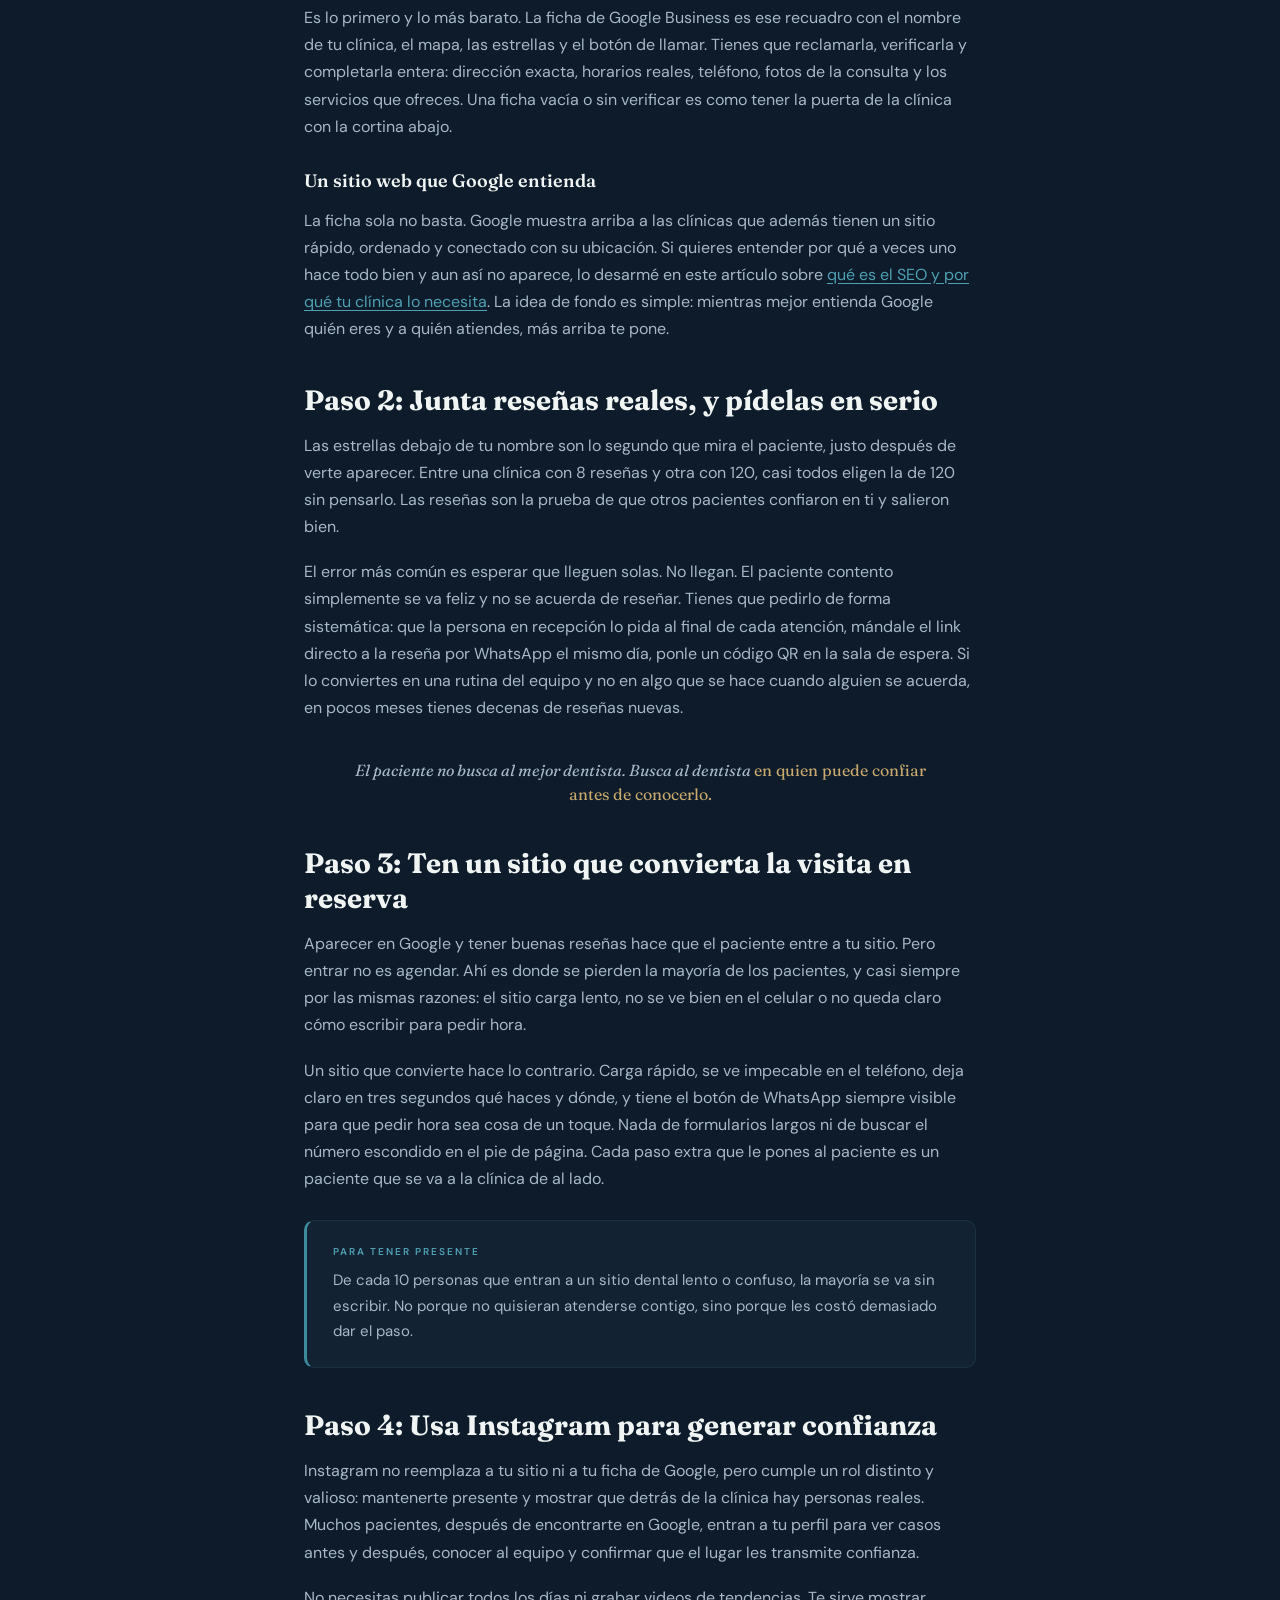
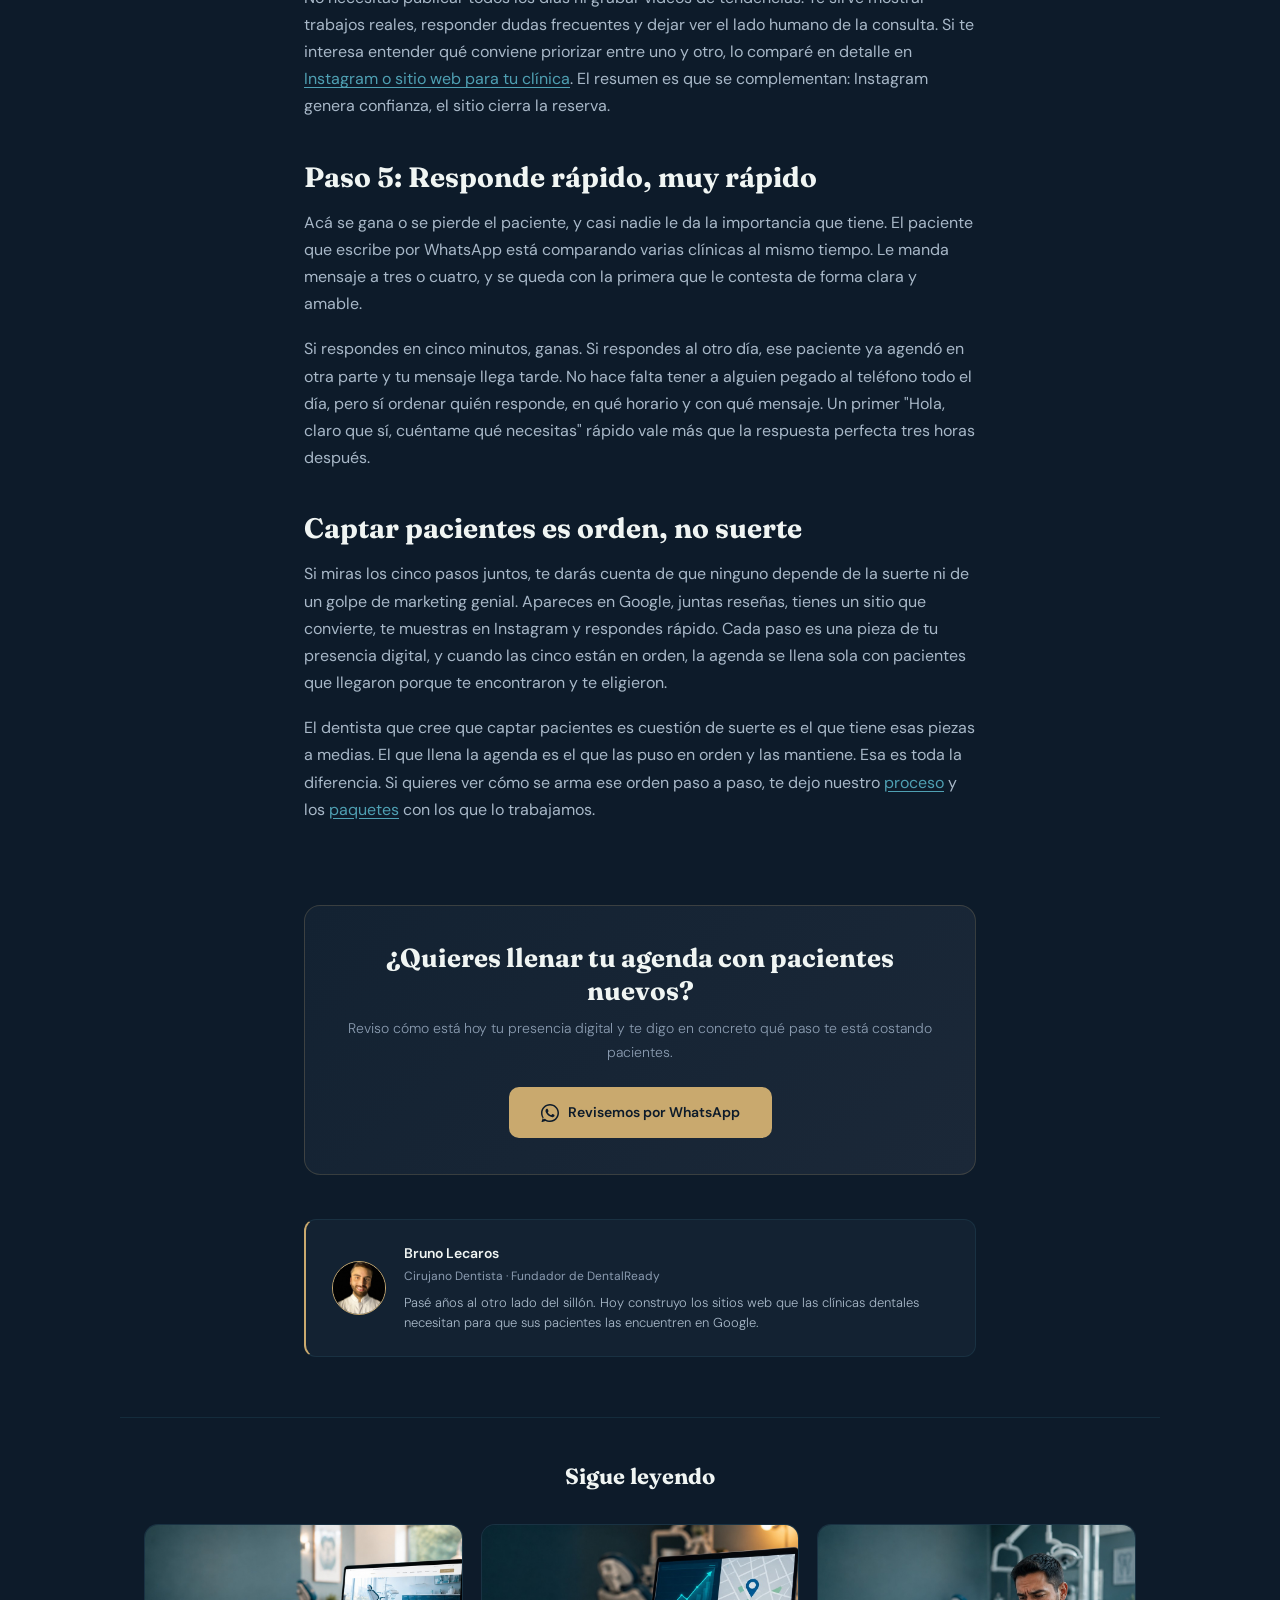
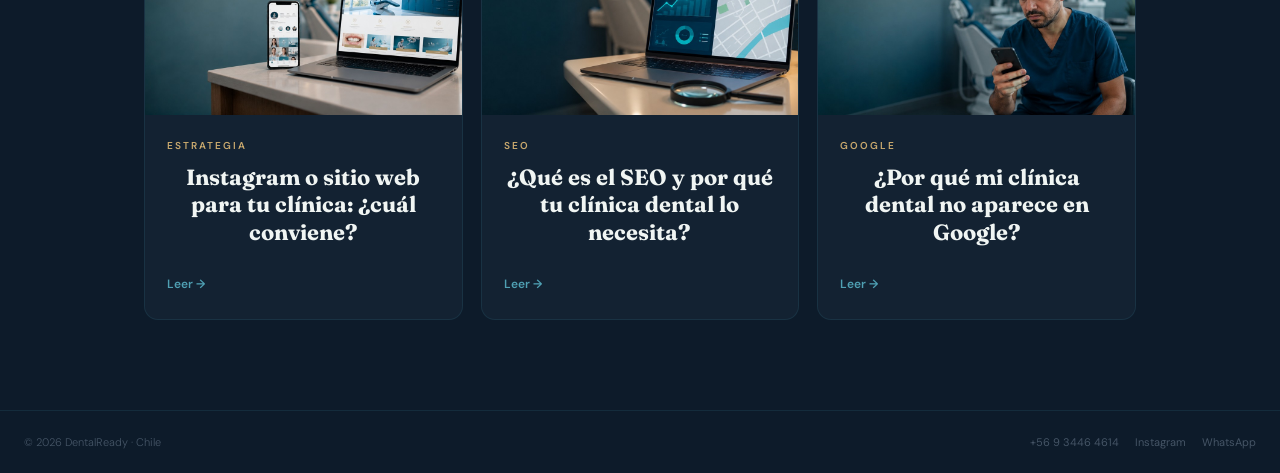
<file: blog/como-conseguir-mas-pacientes-clinica-dental.html>
<!DOCTYPE html>
<html lang="es">
<head>
    <meta charset="UTF-8">
    <meta name="viewport" content="width=device-width, initial-scale=1.0">
    <title>¿Cómo conseguir más pacientes nuevos para mi clínica dental? | DentalReady</title>
    <meta name="description" content="Pasos concretos para captar pacientes nuevos en tu clínica dental: aparecer en Google, juntar reseñas, tener un sitio que convierta y responder rápido por WhatsApp.">
    <meta name="keywords" content="como conseguir pacientes dentales, captar pacientes clinica dental, mas pacientes dentista chile, marketing clinica dental, pacientes nuevos dentista">
    <meta name="author" content="Bruno Lecaros">
    <meta name="robots" content="index, follow">
    <link rel="canonical" href="https://dentalready.cl/blog/como-conseguir-mas-pacientes-clinica-dental.html">

    <link rel="icon" type="image/svg+xml" href="../assets/favicon.svg">
    <link rel="apple-touch-icon" sizes="180x180" href="../assets/apple-touch-icon.png">
    <link rel="shortcut icon" href="../assets/favicon.ico">

    <meta property="og:type" content="article">
    <meta property="og:url" content="https://dentalready.cl/blog/como-conseguir-mas-pacientes-clinica-dental.html">
    <meta property="og:title" content="¿Cómo conseguir más pacientes nuevos para mi clínica dental?">
    <meta property="og:description" content="Captar pacientes nuevos no es suerte. Es orden en tu presencia digital. Te dejo los pasos concretos que sí funcionan.">
    <meta property="og:image" content="https://dentalready.cl/blog/assets/como-conseguir-mas-pacientes-clinica-dental.jpg">
    <meta property="og:locale" content="es_CL">
    <meta property="og:site_name" content="DentalReady">
    <meta name="twitter:card" content="summary_large_image">
    <meta name="twitter:image" content="https://dentalready.cl/blog/assets/como-conseguir-mas-pacientes-clinica-dental.jpg">

    <script type="application/ld+json">
    {
      "@context": "https://schema.org",
      "@type": "BlogPosting",
      "headline": "¿Cómo conseguir más pacientes nuevos para mi clínica dental?",
      "description": "Pasos concretos para captar pacientes nuevos en tu clínica dental: aparecer en Google, juntar reseñas, tener un sitio que convierta y responder rápido por WhatsApp.",
      "image": "https://dentalready.cl/blog/assets/como-conseguir-mas-pacientes-clinica-dental.jpg",
      "datePublished": "2026-06-23",
      "dateModified": "2026-06-23",
      "inLanguage": "es-CL",
      "author": { "@type": "Person", "name": "Bruno Lecaros", "jobTitle": "Cirujano Dentista", "url": "https://drbrunolecaros.cl" },
      "publisher": { "@type": "Organization", "name": "DentalReady", "logo": { "@type": "ImageObject", "url": "https://dentalready.cl/assets/logo/1.png" } },
      "mainEntityOfPage": "https://dentalready.cl/blog/como-conseguir-mas-pacientes-clinica-dental.html"
    }
    </script>

    <link rel="preconnect" href="https://fonts.googleapis.com">
    <link rel="preconnect" href="https://fonts.gstatic.com" crossorigin>
    <link href="https://fonts.googleapis.com/css2?family=Fraunces:ital,wght@0,400;0,500;0,600;0,700;0,800;1,400;1,500&family=DM+Sans:wght@300;400;500;600;700&display=swap" rel="stylesheet">
    <link rel="stylesheet" href="blog.css">
</head>
<body>
    <a href="../index.html" class="blog-home"><img src="../assets/logo/1.png" alt="DentalReady"></a>
    <button class="burger" onclick="document.getElementById('nav-mobile').classList.add('open')" aria-label="Abrir menú">
        <svg viewBox="0 0 24 24" fill="none"><line x1="3" y1="6" x2="21" y2="6"></line><line x1="3" y1="12" x2="21" y2="12"></line><line x1="3" y1="18" x2="21" y2="18"></line></svg>
    </button>
    <div class="nav-overlay" id="nav-mobile">
        <button class="nav-close" onclick="document.getElementById('nav-mobile').classList.remove('open')" aria-label="Cerrar menú">
            <svg viewBox="0 0 24 24" fill="none"><line x1="18" y1="6" x2="6" y2="18"></line><line x1="6" y1="6" x2="18" y2="18"></line></svg>
        </button>
        <a href="../index.html#problema">Por Qué</a>
        <a href="../index.html#proceso">Proceso</a>
        <a href="../index.html#paquetes">Paquetes</a>
        <a href="index.html">Blog</a>
        <a href="https://wa.me/56934464614?text=Hola%20Bruno%2C%20me%20interesa%20DentalReady" class="nav-cta-mobile">Hablemos</a>
    </div>

    <article>
        <header class="article-hero">
            <div class="article-hero-bg" style="background-image:url('assets/como-conseguir-mas-pacientes-clinica-dental.jpg')"></div>
            <div class="article-hero-inner">
                <p class="eyebrow">Captación</p>
                <h1>¿Cómo conseguir más pacientes nuevos para mi <em>clínica dental</em>?</h1>
                <div class="article-meta">
                    <img src="../assets/founder-avatar.jpg?v=2" alt="Bruno Lecaros">
                    <span>Por <b>Bruno Lecaros</b></span>
                    <span class="dot"></span>
                    <span>7 min de lectura</span>
                </div>
            </div>
        </header>

        <nav class="breadcrumb"><a href="../index.html">Inicio</a> / <a href="index.html">Blog</a> / Captación</nav>

        <div class="article-body">
            <p class="lead">Es la pregunta que más me hacen otros dentistas: cómo llenar la agenda con pacientes nuevos cuando recién empiezas y todavía no tienes una red de contactos que te recomiende. La respuesta corta es que captar pacientes nuevos dejó de depender solo del boca a boca. Hoy depende de que te encuentren en internet y de que, cuando te encuentren, decidan elegirte a ti. Te dejo el recorrido completo, paso a paso, como me hubiera gustado tenerlo cuando partí.</p>

            <h2>Primero entiende cómo te elige un paciente hoy</h2>
            <p>Antes de hablar de tácticas, hay que entender una cosa: el paciente te investiga antes de llamar. Ya casi nadie agenda con la primera clínica que ve. El recorrido típico es más o menos así.</p>
            <p>Alguien tiene una muela que le molesta. Saca el celular y escribe "dentista en su comuna" en Google. Mira las primeras fichas que aparecen, revisa cuántas estrellas tienen y lee dos o tres reseñas. Si una clínica le inspira confianza, entra a su sitio web o a su Instagram para ver cómo trabajan, quién es el dentista y si le parece serio. Y recién después de todo eso, decide a quién le escribe.</p>
            <p>Fíjate en algo importante: cuando el paciente por fin llama, ya tomó casi toda la decisión. Llegó a ti porque pasaste cada uno de esos filtros. Captar pacientes nuevos es ganar en cada paso de ese recorrido, no en el último.</p>

            <div class="callout">
                <span class="callout-label">El dato que importa</span>
                <p>Cerca del <strong>80% de los pacientes</strong> busca y compara dentistas en internet antes de tomar el teléfono. Si en ese recorrido no apareces o no convences, el paciente ni siquiera sabe que existes.</p>
            </div>

            <h2>Paso 1: Aparece en Google</h2>
            <p>Si el paciente busca y tú no sales, la conversación terminó antes de empezar. Aparecer en Google se apoya en dos elementos que trabajan juntos.</p>
            <h3>Tu ficha de Google Business verificada</h3>
            <p>Es lo primero y lo más barato. La ficha de Google Business es ese recuadro con el nombre de tu clínica, el mapa, las estrellas y el botón de llamar. Tienes que reclamarla, verificarla y completarla entera: dirección exacta, horarios reales, teléfono, fotos de la consulta y los servicios que ofreces. Una ficha vacía o sin verificar es como tener la puerta de la clínica con la cortina abajo.</p>
            <h3>Un sitio web que Google entienda</h3>
            <p>La ficha sola no basta. Google muestra arriba a las clínicas que además tienen un sitio rápido, ordenado y conectado con su ubicación. Si quieres entender por qué a veces uno hace todo bien y aun así no aparece, lo desarmé en este artículo sobre <a class="inline" href="que-es-seo-para-dentistas.html">qué es el SEO y por qué tu clínica lo necesita</a>. La idea de fondo es simple: mientras mejor entienda Google quién eres y a quién atiendes, más arriba te pone.</p>

            <h2>Paso 2: Junta reseñas reales, y pídelas en serio</h2>
            <p>Las estrellas debajo de tu nombre son lo segundo que mira el paciente, justo después de verte aparecer. Entre una clínica con 8 reseñas y otra con 120, casi todos eligen la de 120 sin pensarlo. Las reseñas son la prueba de que otros pacientes confiaron en ti y salieron bien.</p>
            <p>El error más común es esperar que lleguen solas. No llegan. El paciente contento simplemente se va feliz y no se acuerda de reseñar. Tienes que pedirlo de forma sistemática: que la persona en recepción lo pida al final de cada atención, mándale el link directo a la reseña por WhatsApp el mismo día, ponle un código QR en la sala de espera. Si lo conviertes en una rutina del equipo y no en algo que se hace cuando alguien se acuerda, en pocos meses tienes decenas de reseñas nuevas.</p>

            <p class="pullquote">El paciente no busca al mejor dentista. Busca al dentista <span>en quien puede confiar antes de conocerlo.</span></p>

            <h2>Paso 3: Ten un sitio que convierta la visita en reserva</h2>
            <p>Aparecer en Google y tener buenas reseñas hace que el paciente entre a tu sitio. Pero entrar no es agendar. Ahí es donde se pierden la mayoría de los pacientes, y casi siempre por las mismas razones: el sitio carga lento, no se ve bien en el celular o no queda claro cómo escribir para pedir hora.</p>
            <p>Un sitio que convierte hace lo contrario. Carga rápido, se ve impecable en el teléfono, deja claro en tres segundos qué haces y dónde, y tiene el botón de WhatsApp siempre visible para que pedir hora sea cosa de un toque. Nada de formularios largos ni de buscar el número escondido en el pie de página. Cada paso extra que le pones al paciente es un paciente que se va a la clínica de al lado.</p>

            <div class="callout teal">
                <span class="callout-label">Para tener presente</span>
                <p>De cada 10 personas que entran a un sitio dental lento o confuso, la mayoría se va sin escribir. No porque no quisieran atenderse contigo, sino porque les costó demasiado dar el paso.</p>
            </div>

            <h2>Paso 4: Usa Instagram para generar confianza</h2>
            <p>Instagram no reemplaza a tu sitio ni a tu ficha de Google, pero cumple un rol distinto y valioso: mantenerte presente y mostrar que detrás de la clínica hay personas reales. Muchos pacientes, después de encontrarte en Google, entran a tu perfil para ver casos antes y después, conocer al equipo y confirmar que el lugar les transmite confianza.</p>
            <p>No necesitas publicar todos los días ni grabar videos de tendencias. Te sirve mostrar trabajos reales, responder dudas frecuentes y dejar ver el lado humano de la consulta. Si te interesa entender qué conviene priorizar entre uno y otro, lo comparé en detalle en <a class="inline" href="instagram-vs-sitio-web-clinica-dental.html">Instagram o sitio web para tu clínica</a>. El resumen es que se complementan: Instagram genera confianza, el sitio cierra la reserva.</p>

            <h2>Paso 5: Responde rápido, muy rápido</h2>
            <p>Acá se gana o se pierde el paciente, y casi nadie le da la importancia que tiene. El paciente que escribe por WhatsApp está comparando varias clínicas al mismo tiempo. Le manda mensaje a tres o cuatro, y se queda con la primera que le contesta de forma clara y amable.</p>
            <p>Si respondes en cinco minutos, ganas. Si respondes al otro día, ese paciente ya agendó en otra parte y tu mensaje llega tarde. No hace falta tener a alguien pegado al teléfono todo el día, pero sí ordenar quién responde, en qué horario y con qué mensaje. Un primer "Hola, claro que sí, cuéntame qué necesitas" rápido vale más que la respuesta perfecta tres horas después.</p>

            <h2>Captar pacientes es orden, no suerte</h2>
            <p>Si miras los cinco pasos juntos, te darás cuenta de que ninguno depende de la suerte ni de un golpe de marketing genial. Apareces en Google, juntas reseñas, tienes un sitio que convierte, te muestras en Instagram y respondes rápido. Cada paso es una pieza de tu presencia digital, y cuando las cinco están en orden, la agenda se llena sola con pacientes que llegaron porque te encontraron y te eligieron.</p>
            <p>El dentista que cree que captar pacientes es cuestión de suerte es el que tiene esas piezas a medias. El que llena la agenda es el que las puso en orden y las mantiene. Esa es toda la diferencia. Si quieres ver cómo se arma ese orden paso a paso, te dejo nuestro <a class="inline" href="../index.html#proceso">proceso</a> y los <a class="inline" href="../index.html#paquetes">paquetes</a> con los que lo trabajamos.</p>
        </div>

        <div class="article-cta">
            <div class="article-cta-box">
                <h3>¿Quieres llenar tu agenda con pacientes nuevos?</h3>
                <p>Reviso cómo está hoy tu presencia digital y te digo en concreto qué paso te está costando pacientes.</p>
                <a class="wa-btn" href="https://wa.me/56934464614?text=Hola%20Bruno%2C%20quiero%20m%C3%A1s%20pacientes%20nuevos%20para%20mi%20cl%C3%ADnica" target="_blank" rel="noopener">
                    <svg viewBox="0 0 24 24"><path d="M17.472 14.382c-.297-.149-1.758-.867-2.03-.967-.273-.099-.471-.148-.67.15-.197.297-.767.966-.94 1.164-.173.199-.347.223-.644.075-.297-.15-1.255-.463-2.39-1.475-.883-.788-1.48-1.761-1.653-2.059-.173-.297-.018-.458.13-.606.134-.133.298-.347.446-.52.149-.174.198-.298.298-.497.099-.198.05-.371-.025-.52-.075-.149-.669-1.612-.916-2.207-.242-.579-.487-.5-.669-.51-.173-.008-.371-.01-.57-.01-.198 0-.52.074-.792.372-.272.297-1.04 1.016-1.04 2.479 0 1.462 1.065 2.875 1.213 3.074.149.198 2.096 3.2 5.077 4.487.709.306 1.262.489 1.694.625.712.227 1.36.195 1.871.118.571-.085 1.758-.719 2.006-1.413.248-.694.248-1.289.173-1.413-.074-.124-.272-.198-.57-.347z"/><path d="M12 0C5.373 0 0 5.373 0 12c0 2.625.846 5.059 2.284 7.034L.789 23.492a.5.5 0 00.612.616l4.529-1.459A11.94 11.94 0 0012 24c6.627 0 12-5.373 12-12S18.627 0 12 0zm0 22c-2.347 0-4.518-.804-6.237-2.152l-.436-.348-2.684.865.882-2.631-.379-.453A9.963 9.963 0 012 12C2 6.486 6.486 2 12 2s10 4.486 10 10-4.486 10-10 10z"/></svg>
                    Revisemos por WhatsApp
                </a>
            </div>
        </div>

        <div class="author-box">
            <div class="author-box-inner">
                <img src="../assets/founder-avatar.jpg?v=2" alt="Bruno Lecaros">
                <div>
                    <div class="name">Bruno Lecaros</div>
                    <div class="role">Cirujano Dentista · Fundador de DentalReady</div>
                    <div class="bio">Pasé años al otro lado del sillón. Hoy construyo los sitios web que las clínicas dentales necesitan para que sus pacientes las encuentren en Google.</div>
                </div>
            </div>
        </div>

        <section class="related">
            <h2>Sigue leyendo</h2>
            <div class="related-grid">
                <a class="post-card" href="instagram-vs-sitio-web-clinica-dental.html">
                    <img class="post-card-cover" src="assets/instagram-vs-sitio-web-clinica-dental.jpg" alt="Instagram o sitio web para una clínica dental" loading="lazy" width="1200" height="630">
                    <div class="post-card-body"><span class="post-card-cat">Estrategia</span><h2>Instagram o sitio web para tu clínica: ¿cuál conviene?</h2><span class="post-card-more">Leer →</span></div>
                </a>
                <a class="post-card" href="que-es-seo-para-dentistas.html">
                    <img class="post-card-cover" src="assets/que-es-seo-clinica-dental.jpg" alt="Qué es el SEO para una clínica dental" loading="lazy" width="1200" height="630">
                    <div class="post-card-body"><span class="post-card-cat">SEO</span><h2>¿Qué es el SEO y por qué tu clínica dental lo necesita?</h2><span class="post-card-more">Leer →</span></div>
                </a>
                <a class="post-card" href="por-que-mi-clinica-no-aparece-en-google.html">
                    <img class="post-card-cover" src="assets/por-que-mi-clinica-no-aparece-en-google.jpg" alt="Por qué mi clínica dental no aparece en Google" loading="lazy" width="1200" height="630">
                    <div class="post-card-body"><span class="post-card-cat">Google</span><h2>¿Por qué mi clínica dental no aparece en Google?</h2><span class="post-card-more">Leer →</span></div>
                </a>
            </div>
        </section>
    </article>

    <footer>
        <p>&copy; 2026 DentalReady · Chile</p>
        <div class="footer-links">
            <a href="tel:+56934464614">+56 9 3446 4614</a>
            <a href="https://www.instagram.com/dentalready.cl/" target="_blank" rel="noopener">Instagram</a>
            <a href="https://wa.me/56934464614" target="_blank" rel="noopener">WhatsApp</a>
        </div>
    </footer>
    <a href="https://wa.me/56934464614?text=Hola%20Bruno%2C%20quiero%20saber%20m%C3%A1s%20sobre%20DentalReady" target="_blank" rel="noopener" class="wa-float" aria-label="WhatsApp">
        <svg viewBox="0 0 24 24"><path d="M17.472 14.382c-.297-.149-1.758-.867-2.03-.967-.273-.099-.471-.148-.67.15-.197.297-.767.966-.94 1.164-.173.199-.347.223-.644.075-.297-.15-1.255-.463-2.39-1.475-.883-.788-1.48-1.761-1.653-2.059-.173-.297-.018-.458.13-.606.134-.133.298-.347.446-.52.149-.174.198-.298.298-.497.099-.198.05-.371-.025-.52-.075-.149-.669-1.612-.916-2.207-.242-.579-.487-.5-.669-.51-.173-.008-.371-.01-.57-.01-.198 0-.52.074-.792.372-.272.297-1.04 1.016-1.04 2.479 0 1.462 1.065 2.875 1.213 3.074.149.198 2.096 3.2 5.077 4.487.709.306 1.262.489 1.694.625.712.227 1.36.195 1.871.118.571-.085 1.758-.719 2.006-1.413.248-.694.248-1.289.173-1.413-.074-.124-.272-.198-.57-.347z"/><path d="M12 0C5.373 0 0 5.373 0 12c0 2.625.846 5.059 2.284 7.034L.789 23.492a.5.5 0 00.612.616l4.529-1.459A11.94 11.94 0 0012 24c6.627 0 12-5.373 12-12S18.627 0 12 0zm0 22c-2.347 0-4.518-.804-6.237-2.152l-.436-.348-2.684.865.882-2.631-.379-.453A9.963 9.963 0 012 12C2 6.486 6.486 2 12 2s10 4.486 10 10-4.486 10-10 10z"/></svg>
    </a>
</body>
</html>
</file>
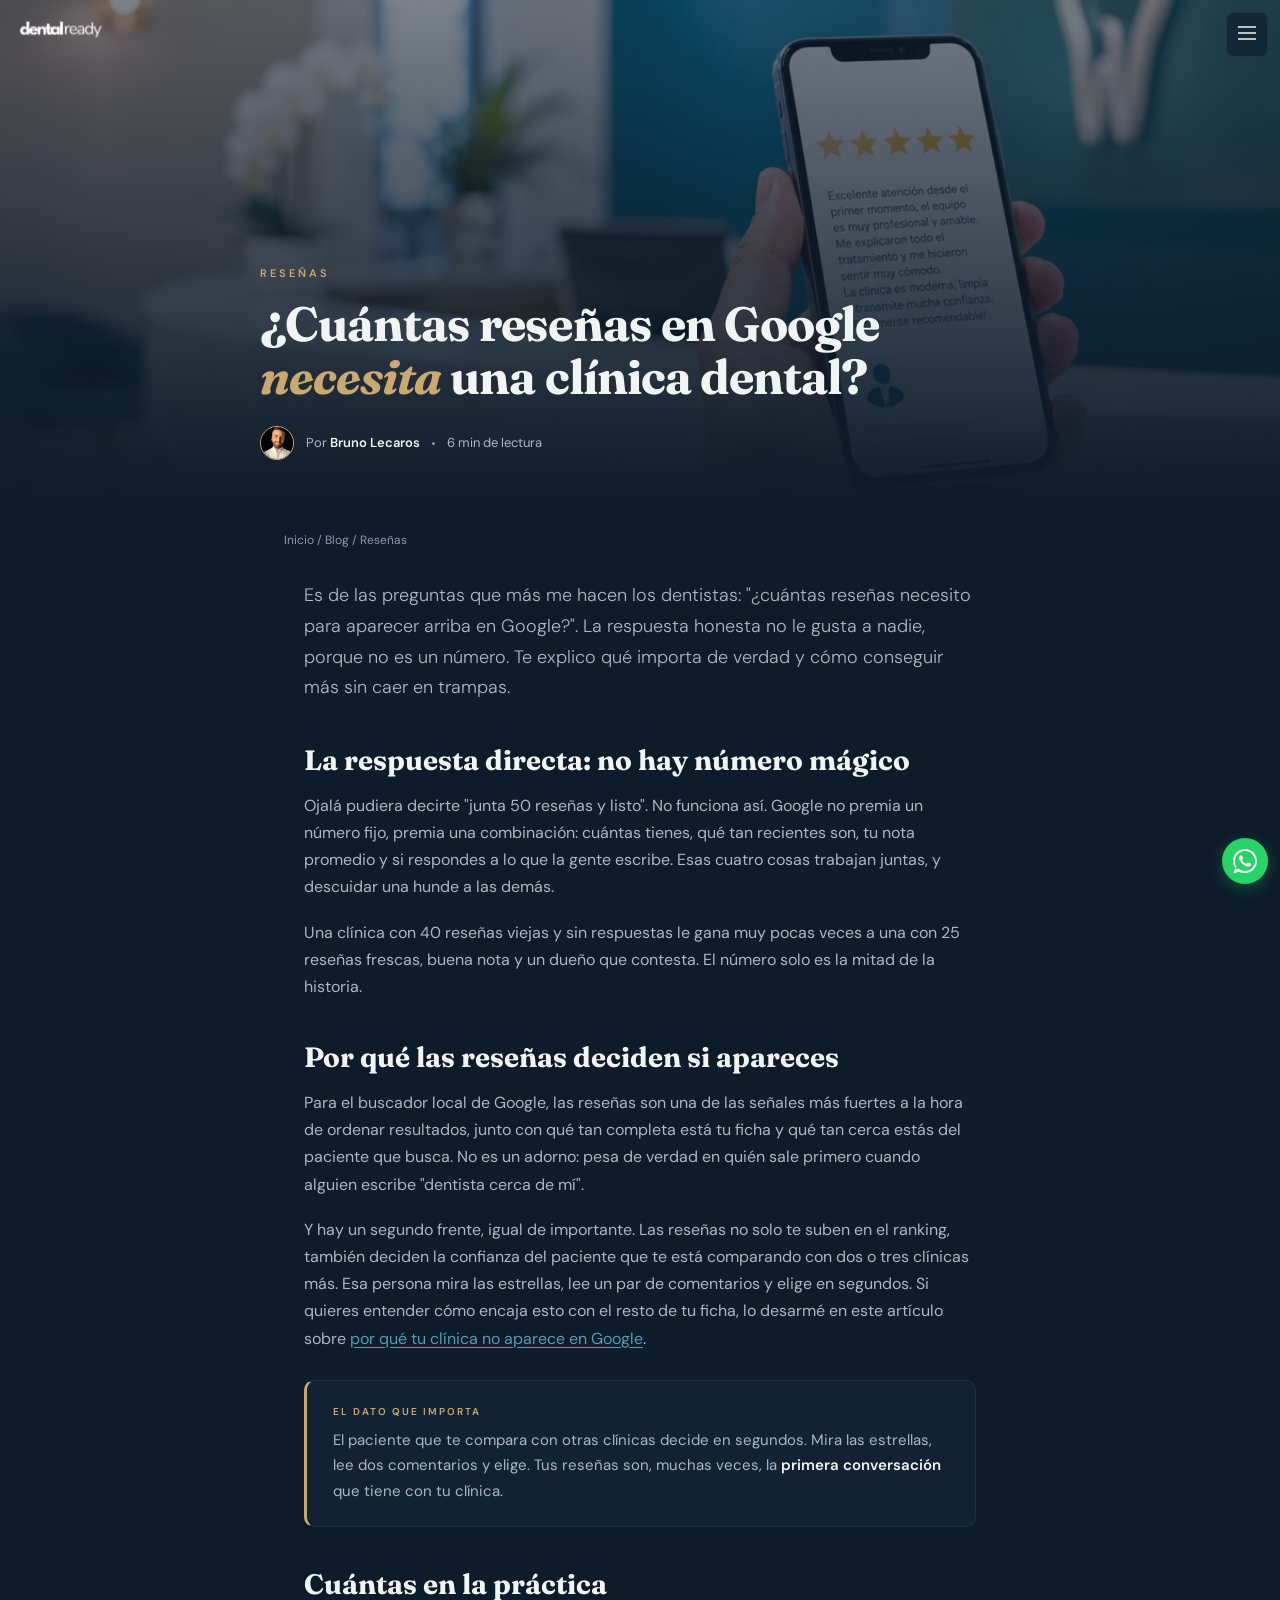
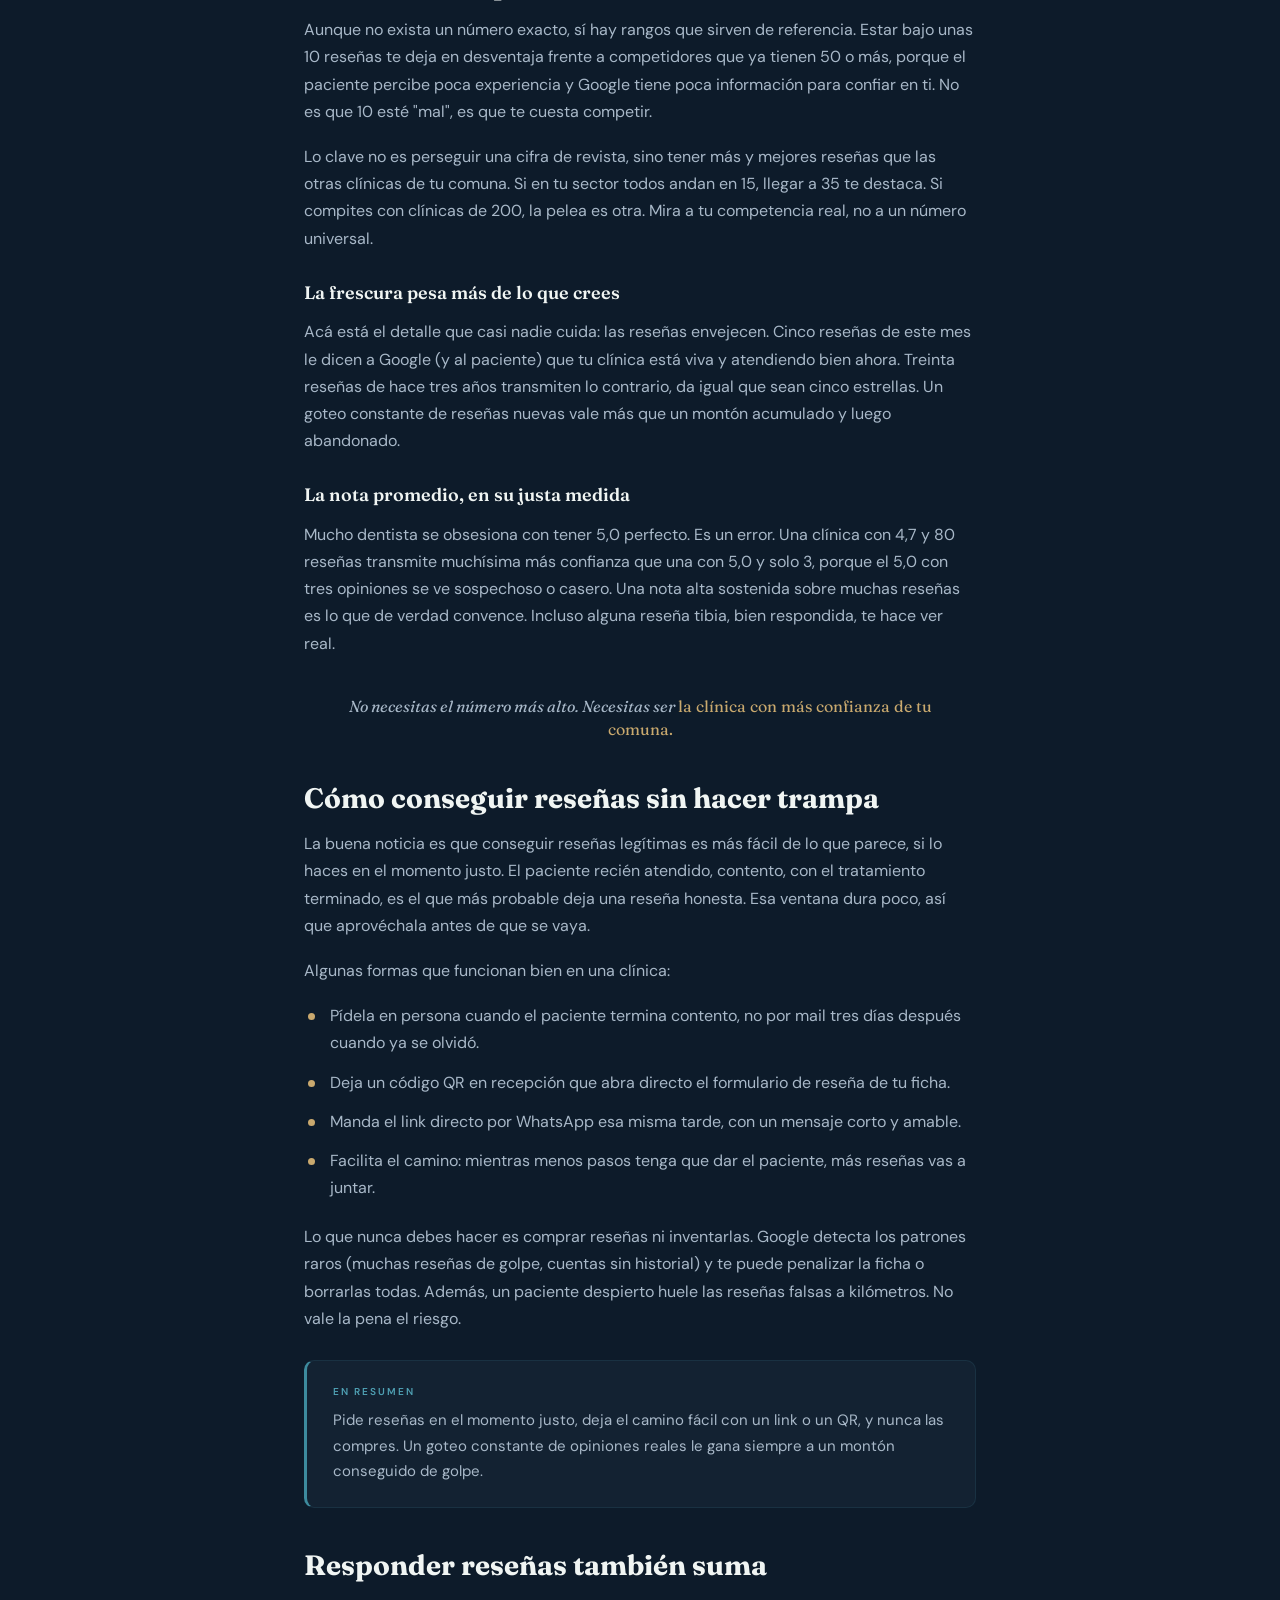
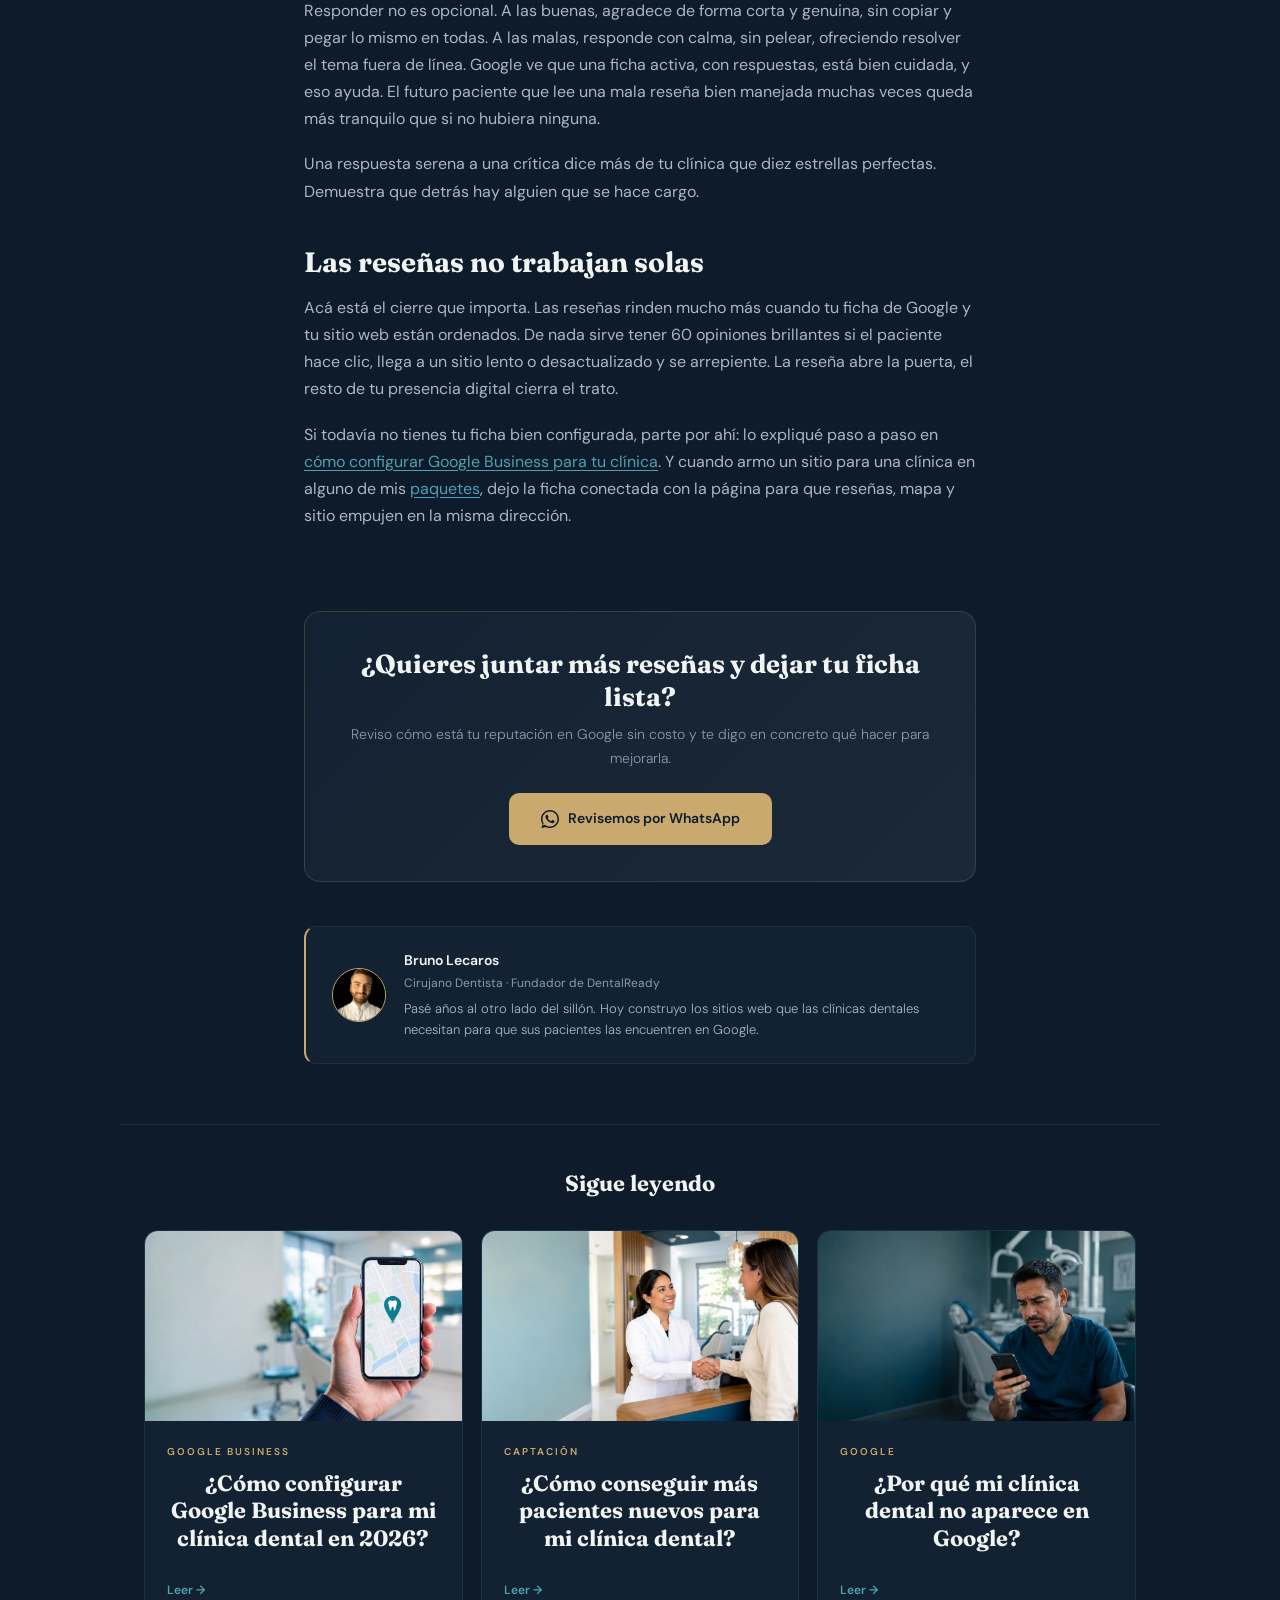
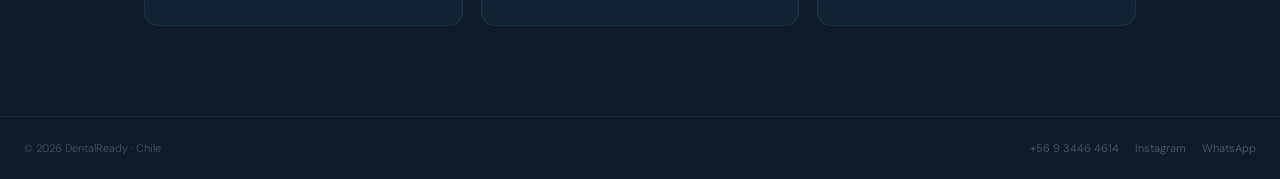
<file: blog/cuantas-resenas-google-necesita-clinica-dental.html>
<!DOCTYPE html>
<html lang="es">
<head>
    <meta charset="UTF-8">
    <meta name="viewport" content="width=device-width, initial-scale=1.0">
    <title>¿Cuántas reseñas en Google necesita una clínica dental? | DentalReady</title>
    <meta name="description" content="No hay un número mágico de reseñas en Google para una clínica dental. Lo que importa es cuántas, qué tan recientes, tu nota promedio y que respondas. Te lo explico claro.">
    <meta name="keywords" content="resenas google clinica dental, cuantas resenas google dentista, conseguir resenas dentista, opiniones google clinica dental, reputacion online dentista chile">
    <meta name="author" content="Bruno Lecaros">
    <meta name="robots" content="index, follow">
    <link rel="canonical" href="https://dentalready.cl/blog/cuantas-resenas-google-necesita-clinica-dental.html">

    <link rel="icon" type="image/svg+xml" href="../assets/favicon.svg">
    <link rel="apple-touch-icon" sizes="180x180" href="../assets/apple-touch-icon.png">
    <link rel="shortcut icon" href="../assets/favicon.ico">

    <meta property="og:type" content="article">
    <meta property="og:url" content="https://dentalready.cl/blog/cuantas-resenas-google-necesita-clinica-dental.html">
    <meta property="og:title" content="¿Cuántas reseñas en Google necesita una clínica dental?">
    <meta property="og:description" content="No hay un número mágico. Lo que decide es la combinación de cantidad, frescura, nota promedio y que respondas. Escrito por un dentista.">
    <meta property="og:image" content="https://dentalready.cl/blog/assets/cuantas-resenas-google-necesita-clinica-dental.jpg">
    <meta property="og:locale" content="es_CL">
    <meta property="og:site_name" content="DentalReady">
    <meta name="twitter:card" content="summary_large_image">
    <meta name="twitter:image" content="https://dentalready.cl/blog/assets/cuantas-resenas-google-necesita-clinica-dental.jpg">

    <script type="application/ld+json">
    {
      "@context": "https://schema.org",
      "@type": "BlogPosting",
      "headline": "¿Cuántas reseñas en Google necesita una clínica dental?",
      "description": "No hay un número mágico de reseñas. Lo que importa es la combinación de cantidad, frescura, nota promedio y que respondas.",
      "image": "https://dentalready.cl/blog/assets/cuantas-resenas-google-necesita-clinica-dental.jpg",
      "datePublished": "2026-06-23",
      "dateModified": "2026-06-23",
      "inLanguage": "es-CL",
      "author": { "@type": "Person", "name": "Bruno Lecaros", "jobTitle": "Cirujano Dentista", "url": "https://drbrunolecaros.cl" },
      "publisher": { "@type": "Organization", "name": "DentalReady", "logo": { "@type": "ImageObject", "url": "https://dentalready.cl/assets/logo/1.png" } },
      "mainEntityOfPage": "https://dentalready.cl/blog/cuantas-resenas-google-necesita-clinica-dental.html"
    }
    </script>

    <link rel="preconnect" href="https://fonts.googleapis.com">
    <link rel="preconnect" href="https://fonts.gstatic.com" crossorigin>
    <link href="https://fonts.googleapis.com/css2?family=Fraunces:ital,wght@0,400;0,500;0,600;0,700;0,800;1,400;1,500&family=DM+Sans:wght@300;400;500;600;700&display=swap" rel="stylesheet">
    <link rel="stylesheet" href="blog.css">
</head>
<body>
    <a href="../index.html" class="blog-home"><img src="../assets/logo/1.png" alt="DentalReady"></a>
    <button class="burger" onclick="document.getElementById('nav-mobile').classList.add('open')" aria-label="Abrir menú">
        <svg viewBox="0 0 24 24" fill="none"><line x1="3" y1="6" x2="21" y2="6"></line><line x1="3" y1="12" x2="21" y2="12"></line><line x1="3" y1="18" x2="21" y2="18"></line></svg>
    </button>
    <div class="nav-overlay" id="nav-mobile">
        <button class="nav-close" onclick="document.getElementById('nav-mobile').classList.remove('open')" aria-label="Cerrar menú">
            <svg viewBox="0 0 24 24" fill="none"><line x1="18" y1="6" x2="6" y2="18"></line><line x1="6" y1="6" x2="18" y2="18"></line></svg>
        </button>
        <a href="../index.html#problema">Por Qué</a>
        <a href="../index.html#proceso">Proceso</a>
        <a href="../index.html#paquetes">Paquetes</a>
        <a href="index.html">Blog</a>
        <a href="https://wa.me/56934464614?text=Hola%20Bruno%2C%20me%20interesa%20DentalReady" class="nav-cta-mobile">Hablemos</a>
    </div>

    <article>
        <header class="article-hero">
            <div class="article-hero-bg" style="background-image:url('assets/cuantas-resenas-google-necesita-clinica-dental.jpg')"></div>
            <div class="article-hero-inner">
                <p class="eyebrow">Reseñas</p>
                <h1>¿Cuántas reseñas en Google <em>necesita</em> una clínica dental?</h1>
                <div class="article-meta">
                    <img src="../assets/founder-avatar.jpg?v=2" alt="Bruno Lecaros">
                    <span>Por <b>Bruno Lecaros</b></span>
                    <span class="dot"></span>
                    <span>6 min de lectura</span>
                </div>
            </div>
        </header>

        <nav class="breadcrumb"><a href="../index.html">Inicio</a> / <a href="index.html">Blog</a> / Reseñas</nav>

        <div class="article-body">
            <p class="lead">Es de las preguntas que más me hacen los dentistas: "¿cuántas reseñas necesito para aparecer arriba en Google?". La respuesta honesta no le gusta a nadie, porque no es un número. Te explico qué importa de verdad y cómo conseguir más sin caer en trampas.</p>

            <h2>La respuesta directa: no hay número mágico</h2>
            <p>Ojalá pudiera decirte "junta 50 reseñas y listo". No funciona así. Google no premia un número fijo, premia una combinación: cuántas tienes, qué tan recientes son, tu nota promedio y si respondes a lo que la gente escribe. Esas cuatro cosas trabajan juntas, y descuidar una hunde a las demás.</p>
            <p>Una clínica con 40 reseñas viejas y sin respuestas le gana muy pocas veces a una con 25 reseñas frescas, buena nota y un dueño que contesta. El número solo es la mitad de la historia.</p>

            <h2>Por qué las reseñas deciden si apareces</h2>
            <p>Para el buscador local de Google, las reseñas son una de las señales más fuertes a la hora de ordenar resultados, junto con qué tan completa está tu ficha y qué tan cerca estás del paciente que busca. No es un adorno: pesa de verdad en quién sale primero cuando alguien escribe "dentista cerca de mí".</p>
            <p>Y hay un segundo frente, igual de importante. Las reseñas no solo te suben en el ranking, también deciden la confianza del paciente que te está comparando con dos o tres clínicas más. Esa persona mira las estrellas, lee un par de comentarios y elige en segundos. Si quieres entender cómo encaja esto con el resto de tu ficha, lo desarmé en este artículo sobre <a class="inline" href="por-que-mi-clinica-no-aparece-en-google.html">por qué tu clínica no aparece en Google</a>.</p>

            <div class="callout">
                <span class="callout-label">El dato que importa</span>
                <p>El paciente que te compara con otras clínicas decide en segundos. Mira las estrellas, lee dos comentarios y elige. Tus reseñas son, muchas veces, la <strong>primera conversación</strong> que tiene con tu clínica.</p>
            </div>

            <h2>Cuántas en la práctica</h2>
            <p>Aunque no exista un número exacto, sí hay rangos que sirven de referencia. Estar bajo unas 10 reseñas te deja en desventaja frente a competidores que ya tienen 50 o más, porque el paciente percibe poca experiencia y Google tiene poca información para confiar en ti. No es que 10 esté "mal", es que te cuesta competir.</p>
            <p>Lo clave no es perseguir una cifra de revista, sino tener más y mejores reseñas que las otras clínicas de tu comuna. Si en tu sector todos andan en 15, llegar a 35 te destaca. Si compites con clínicas de 200, la pelea es otra. Mira a tu competencia real, no a un número universal.</p>

            <h3>La frescura pesa más de lo que crees</h3>
            <p>Acá está el detalle que casi nadie cuida: las reseñas envejecen. Cinco reseñas de este mes le dicen a Google (y al paciente) que tu clínica está viva y atendiendo bien ahora. Treinta reseñas de hace tres años transmiten lo contrario, da igual que sean cinco estrellas. Un goteo constante de reseñas nuevas vale más que un montón acumulado y luego abandonado.</p>

            <h3>La nota promedio, en su justa medida</h3>
            <p>Mucho dentista se obsesiona con tener 5,0 perfecto. Es un error. Una clínica con 4,7 y 80 reseñas transmite muchísima más confianza que una con 5,0 y solo 3, porque el 5,0 con tres opiniones se ve sospechoso o casero. Una nota alta sostenida sobre muchas reseñas es lo que de verdad convence. Incluso alguna reseña tibia, bien respondida, te hace ver real.</p>

            <p class="pullquote">No necesitas el número más alto. Necesitas ser <span>la clínica con más confianza de tu comuna.</span></p>

            <h2>Cómo conseguir reseñas sin hacer trampa</h2>
            <p>La buena noticia es que conseguir reseñas legítimas es más fácil de lo que parece, si lo haces en el momento justo. El paciente recién atendido, contento, con el tratamiento terminado, es el que más probable deja una reseña honesta. Esa ventana dura poco, así que aprovéchala antes de que se vaya.</p>
            <p>Algunas formas que funcionan bien en una clínica:</p>
            <ul>
                <li>Pídela en persona cuando el paciente termina contento, no por mail tres días después cuando ya se olvidó.</li>
                <li>Deja un código QR en recepción que abra directo el formulario de reseña de tu ficha.</li>
                <li>Manda el link directo por WhatsApp esa misma tarde, con un mensaje corto y amable.</li>
                <li>Facilita el camino: mientras menos pasos tenga que dar el paciente, más reseñas vas a juntar.</li>
            </ul>
            <p>Lo que nunca debes hacer es comprar reseñas ni inventarlas. Google detecta los patrones raros (muchas reseñas de golpe, cuentas sin historial) y te puede penalizar la ficha o borrarlas todas. Además, un paciente despierto huele las reseñas falsas a kilómetros. No vale la pena el riesgo.</p>

            <div class="callout teal">
                <span class="callout-label">En resumen</span>
                <p>Pide reseñas en el momento justo, deja el camino fácil con un link o un QR, y nunca las compres. Un goteo constante de opiniones reales le gana siempre a un montón conseguido de golpe.</p>
            </div>

            <h2>Responder reseñas también suma</h2>
            <p>Responder no es opcional. A las buenas, agradece de forma corta y genuina, sin copiar y pegar lo mismo en todas. A las malas, responde con calma, sin pelear, ofreciendo resolver el tema fuera de línea. Google ve que una ficha activa, con respuestas, está bien cuidada, y eso ayuda. El futuro paciente que lee una mala reseña bien manejada muchas veces queda más tranquilo que si no hubiera ninguna.</p>
            <p>Una respuesta serena a una crítica dice más de tu clínica que diez estrellas perfectas. Demuestra que detrás hay alguien que se hace cargo.</p>

            <h2>Las reseñas no trabajan solas</h2>
            <p>Acá está el cierre que importa. Las reseñas rinden mucho más cuando tu ficha de Google y tu sitio web están ordenados. De nada sirve tener 60 opiniones brillantes si el paciente hace clic, llega a un sitio lento o desactualizado y se arrepiente. La reseña abre la puerta, el resto de tu presencia digital cierra el trato.</p>
            <p>Si todavía no tienes tu ficha bien configurada, parte por ahí: lo expliqué paso a paso en <a class="inline" href="como-configurar-google-business-clinica-dental.html">cómo configurar Google Business para tu clínica</a>. Y cuando armo un sitio para una clínica en alguno de mis <a class="inline" href="../index.html#paquetes">paquetes</a>, dejo la ficha conectada con la página para que reseñas, mapa y sitio empujen en la misma dirección.</p>
        </div>

        <div class="article-cta">
            <div class="article-cta-box">
                <h3>¿Quieres juntar más reseñas y dejar tu ficha lista?</h3>
                <p>Reviso cómo está tu reputación en Google sin costo y te digo en concreto qué hacer para mejorarla.</p>
                <a class="wa-btn" href="https://wa.me/56934464614?text=Hola%20Bruno%2C%20quiero%20mejorar%20las%20rese%C3%B1as%20de%20mi%20cl%C3%ADnica" target="_blank" rel="noopener">
                    <svg viewBox="0 0 24 24"><path d="M17.472 14.382c-.297-.149-1.758-.867-2.03-.967-.273-.099-.471-.148-.67.15-.197.297-.767.966-.94 1.164-.173.199-.347.223-.644.075-.297-.15-1.255-.463-2.39-1.475-.883-.788-1.48-1.761-1.653-2.059-.173-.297-.018-.458.13-.606.134-.133.298-.347.446-.52.149-.174.198-.298.298-.497.099-.198.05-.371-.025-.52-.075-.149-.669-1.612-.916-2.207-.242-.579-.487-.5-.669-.51-.173-.008-.371-.01-.57-.01-.198 0-.52.074-.792.372-.272.297-1.04 1.016-1.04 2.479 0 1.462 1.065 2.875 1.213 3.074.149.198 2.096 3.2 5.077 4.487.709.306 1.262.489 1.694.625.712.227 1.36.195 1.871.118.571-.085 1.758-.719 2.006-1.413.248-.694.248-1.289.173-1.413-.074-.124-.272-.198-.57-.347z"/><path d="M12 0C5.373 0 0 5.373 0 12c0 2.625.846 5.059 2.284 7.034L.789 23.492a.5.5 0 00.612.616l4.529-1.459A11.94 11.94 0 0012 24c6.627 0 12-5.373 12-12S18.627 0 12 0zm0 22c-2.347 0-4.518-.804-6.237-2.152l-.436-.348-2.684.865.882-2.631-.379-.453A9.963 9.963 0 012 12C2 6.486 6.486 2 12 2s10 4.486 10 10-4.486 10-10 10z"/></svg>
                    Revisemos por WhatsApp
                </a>
            </div>
        </div>

        <div class="author-box">
            <div class="author-box-inner">
                <img src="../assets/founder-avatar.jpg?v=2" alt="Bruno Lecaros">
                <div>
                    <div class="name">Bruno Lecaros</div>
                    <div class="role">Cirujano Dentista · Fundador de DentalReady</div>
                    <div class="bio">Pasé años al otro lado del sillón. Hoy construyo los sitios web que las clínicas dentales necesitan para que sus pacientes las encuentren en Google.</div>
                </div>
            </div>
        </div>

        <section class="related">
            <h2>Sigue leyendo</h2>
            <div class="related-grid">
                <a class="post-card" href="como-configurar-google-business-clinica-dental.html">
                    <img class="post-card-cover" src="assets/como-configurar-google-business-clinica-dental.jpg" alt="Cómo configurar Google Business para una clínica dental" loading="lazy" width="1200" height="630">
                    <div class="post-card-body"><span class="post-card-cat">Google Business</span><h2>¿Cómo configurar Google Business para mi clínica dental en 2026?</h2><span class="post-card-more">Leer →</span></div>
                </a>
                <a class="post-card" href="como-conseguir-mas-pacientes-clinica-dental.html">
                    <img class="post-card-cover" src="assets/como-conseguir-mas-pacientes-clinica-dental.jpg" alt="Cómo conseguir más pacientes nuevos para tu clínica dental" loading="lazy" width="1200" height="630">
                    <div class="post-card-body"><span class="post-card-cat">Captación</span><h2>¿Cómo conseguir más pacientes nuevos para mi clínica dental?</h2><span class="post-card-more">Leer →</span></div>
                </a>
                <a class="post-card" href="por-que-mi-clinica-no-aparece-en-google.html">
                    <img class="post-card-cover" src="assets/por-que-mi-clinica-no-aparece-en-google.jpg" alt="Por qué mi clínica dental no aparece en Google" loading="lazy" width="1200" height="630">
                    <div class="post-card-body"><span class="post-card-cat">Google</span><h2>¿Por qué mi clínica dental no aparece en Google?</h2><span class="post-card-more">Leer →</span></div>
                </a>
            </div>
        </section>
    </article>

    <footer>
        <p>&copy; 2026 DentalReady · Chile</p>
        <div class="footer-links">
            <a href="tel:+56934464614">+56 9 3446 4614</a>
            <a href="https://www.instagram.com/dentalready.cl/" target="_blank" rel="noopener">Instagram</a>
            <a href="https://wa.me/56934464614" target="_blank" rel="noopener">WhatsApp</a>
        </div>
    </footer>
    <a href="https://wa.me/56934464614?text=Hola%20Bruno%2C%20quiero%20saber%20m%C3%A1s%20sobre%20DentalReady" target="_blank" rel="noopener" class="wa-float" aria-label="WhatsApp">
        <svg viewBox="0 0 24 24"><path d="M17.472 14.382c-.297-.149-1.758-.867-2.03-.967-.273-.099-.471-.148-.67.15-.197.297-.767.966-.94 1.164-.173.199-.347.223-.644.075-.297-.15-1.255-.463-2.39-1.475-.883-.788-1.48-1.761-1.653-2.059-.173-.297-.018-.458.13-.606.134-.133.298-.347.446-.52.149-.174.198-.298.298-.497.099-.198.05-.371-.025-.52-.075-.149-.669-1.612-.916-2.207-.242-.579-.487-.5-.669-.51-.173-.008-.371-.01-.57-.01-.198 0-.52.074-.792.372-.272.297-1.04 1.016-1.04 2.479 0 1.462 1.065 2.875 1.213 3.074.149.198 2.096 3.2 5.077 4.487.709.306 1.262.489 1.694.625.712.227 1.36.195 1.871.118.571-.085 1.758-.719 2.006-1.413.248-.694.248-1.289.173-1.413-.074-.124-.272-.198-.57-.347z"/><path d="M12 0C5.373 0 0 5.373 0 12c0 2.625.846 5.059 2.284 7.034L.789 23.492a.5.5 0 00.612.616l4.529-1.459A11.94 11.94 0 0012 24c6.627 0 12-5.373 12-12S18.627 0 12 0zm0 22c-2.347 0-4.518-.804-6.237-2.152l-.436-.348-2.684.865.882-2.631-.379-.453A9.963 9.963 0 012 12C2 6.486 6.486 2 12 2s10 4.486 10 10-4.486 10-10 10z"/></svg>
    </a>
</body>
</html>
</file>
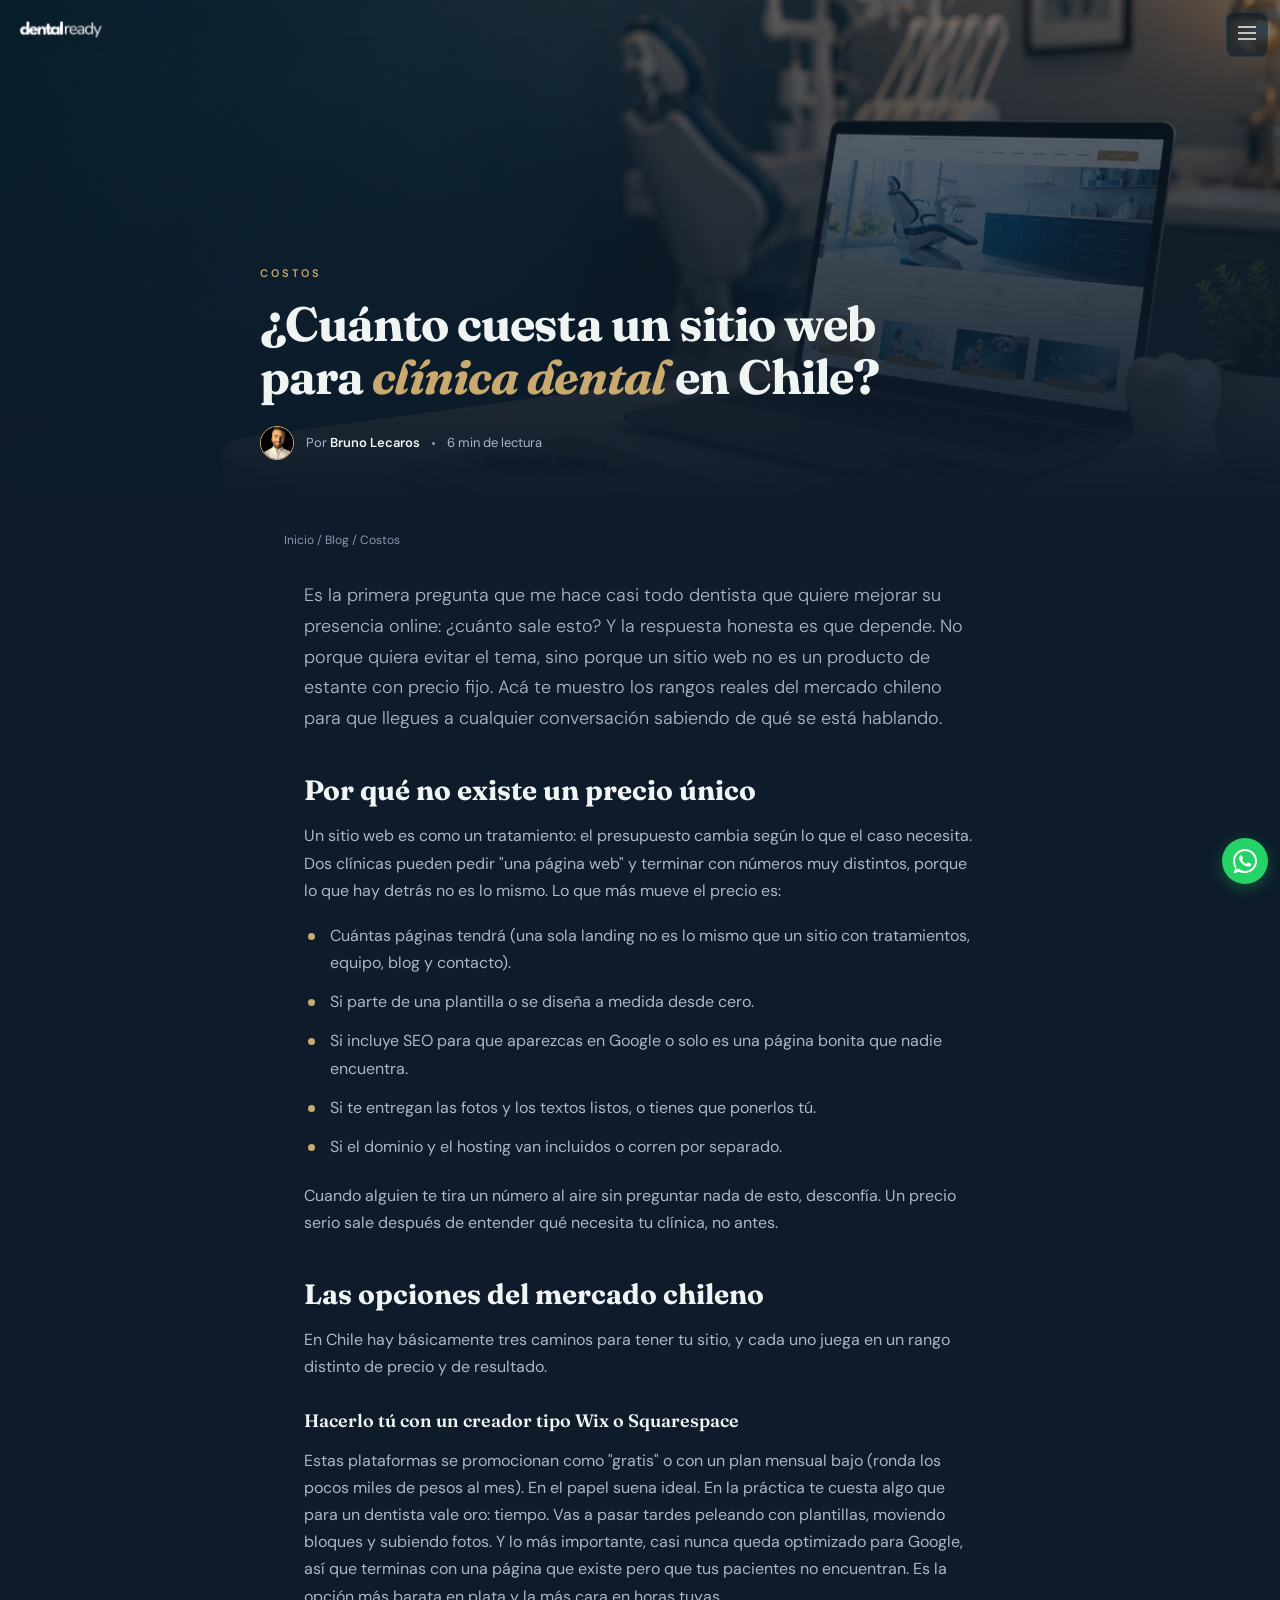
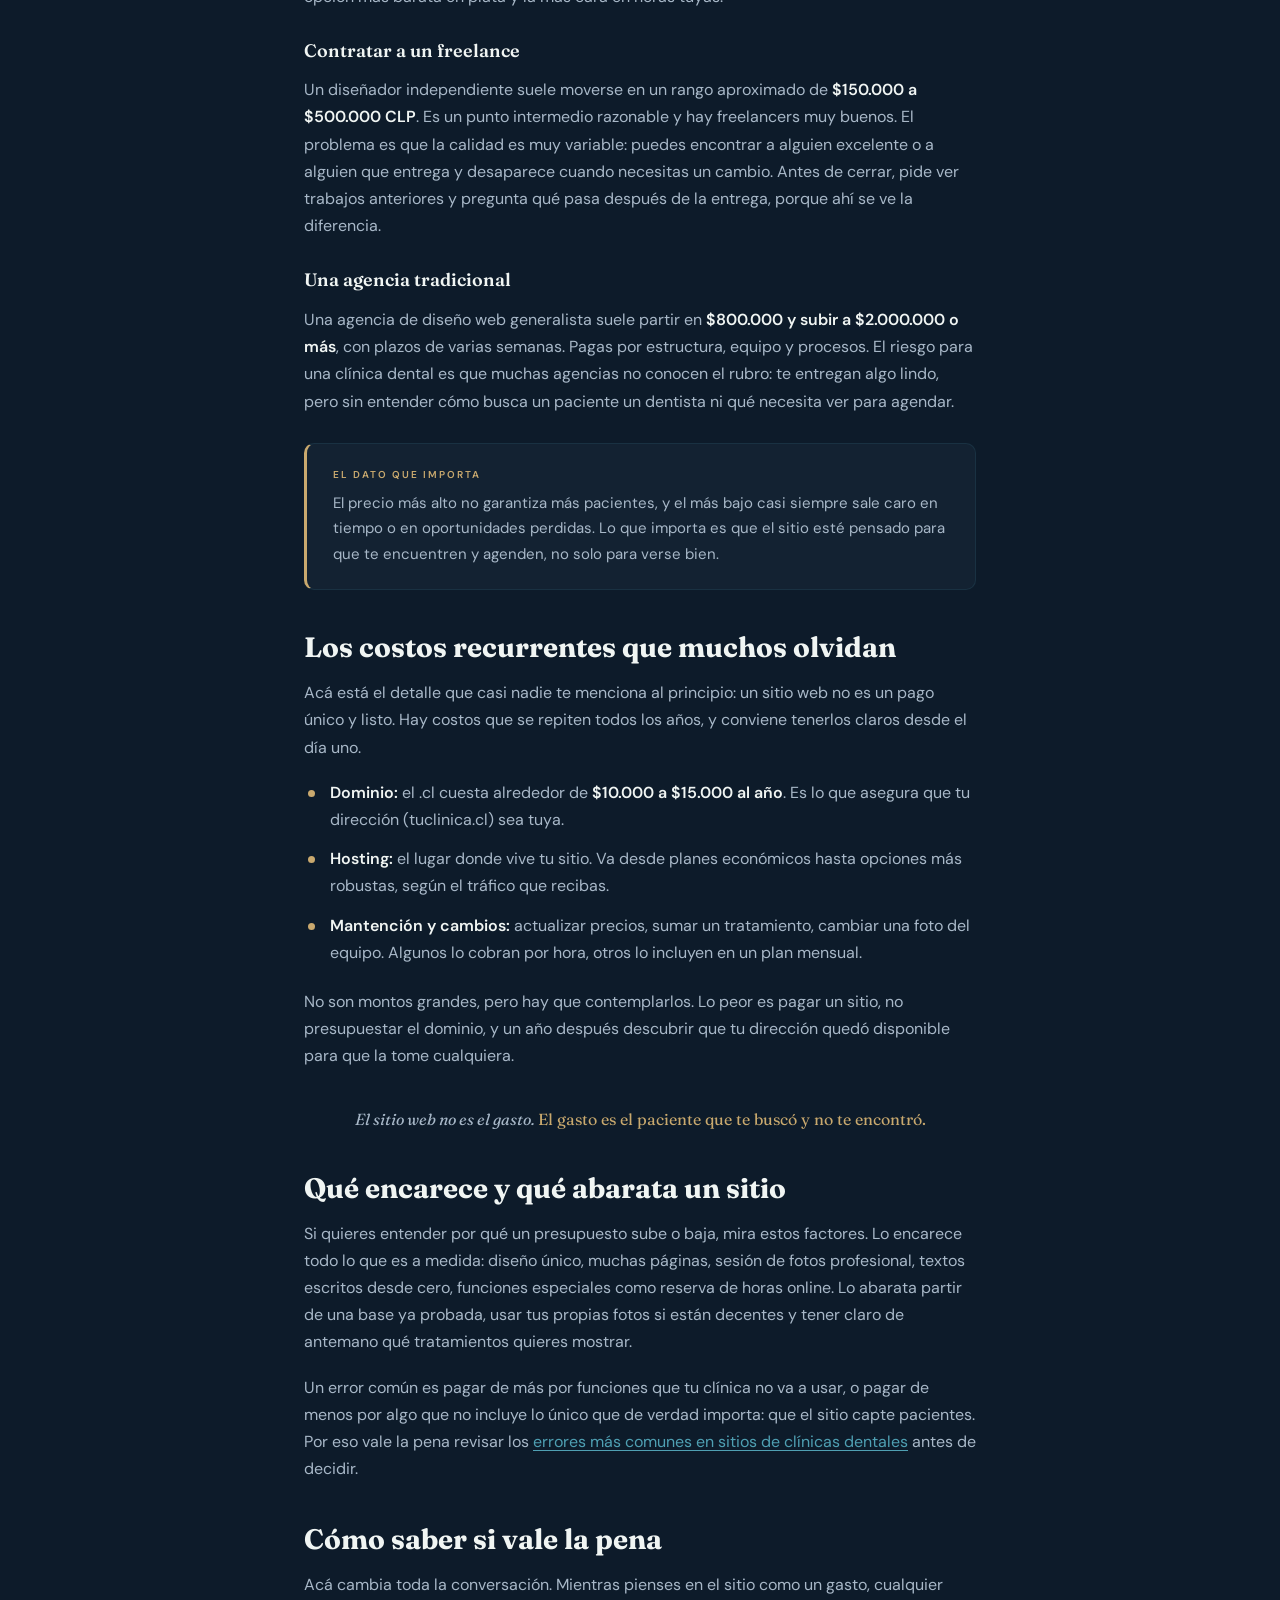
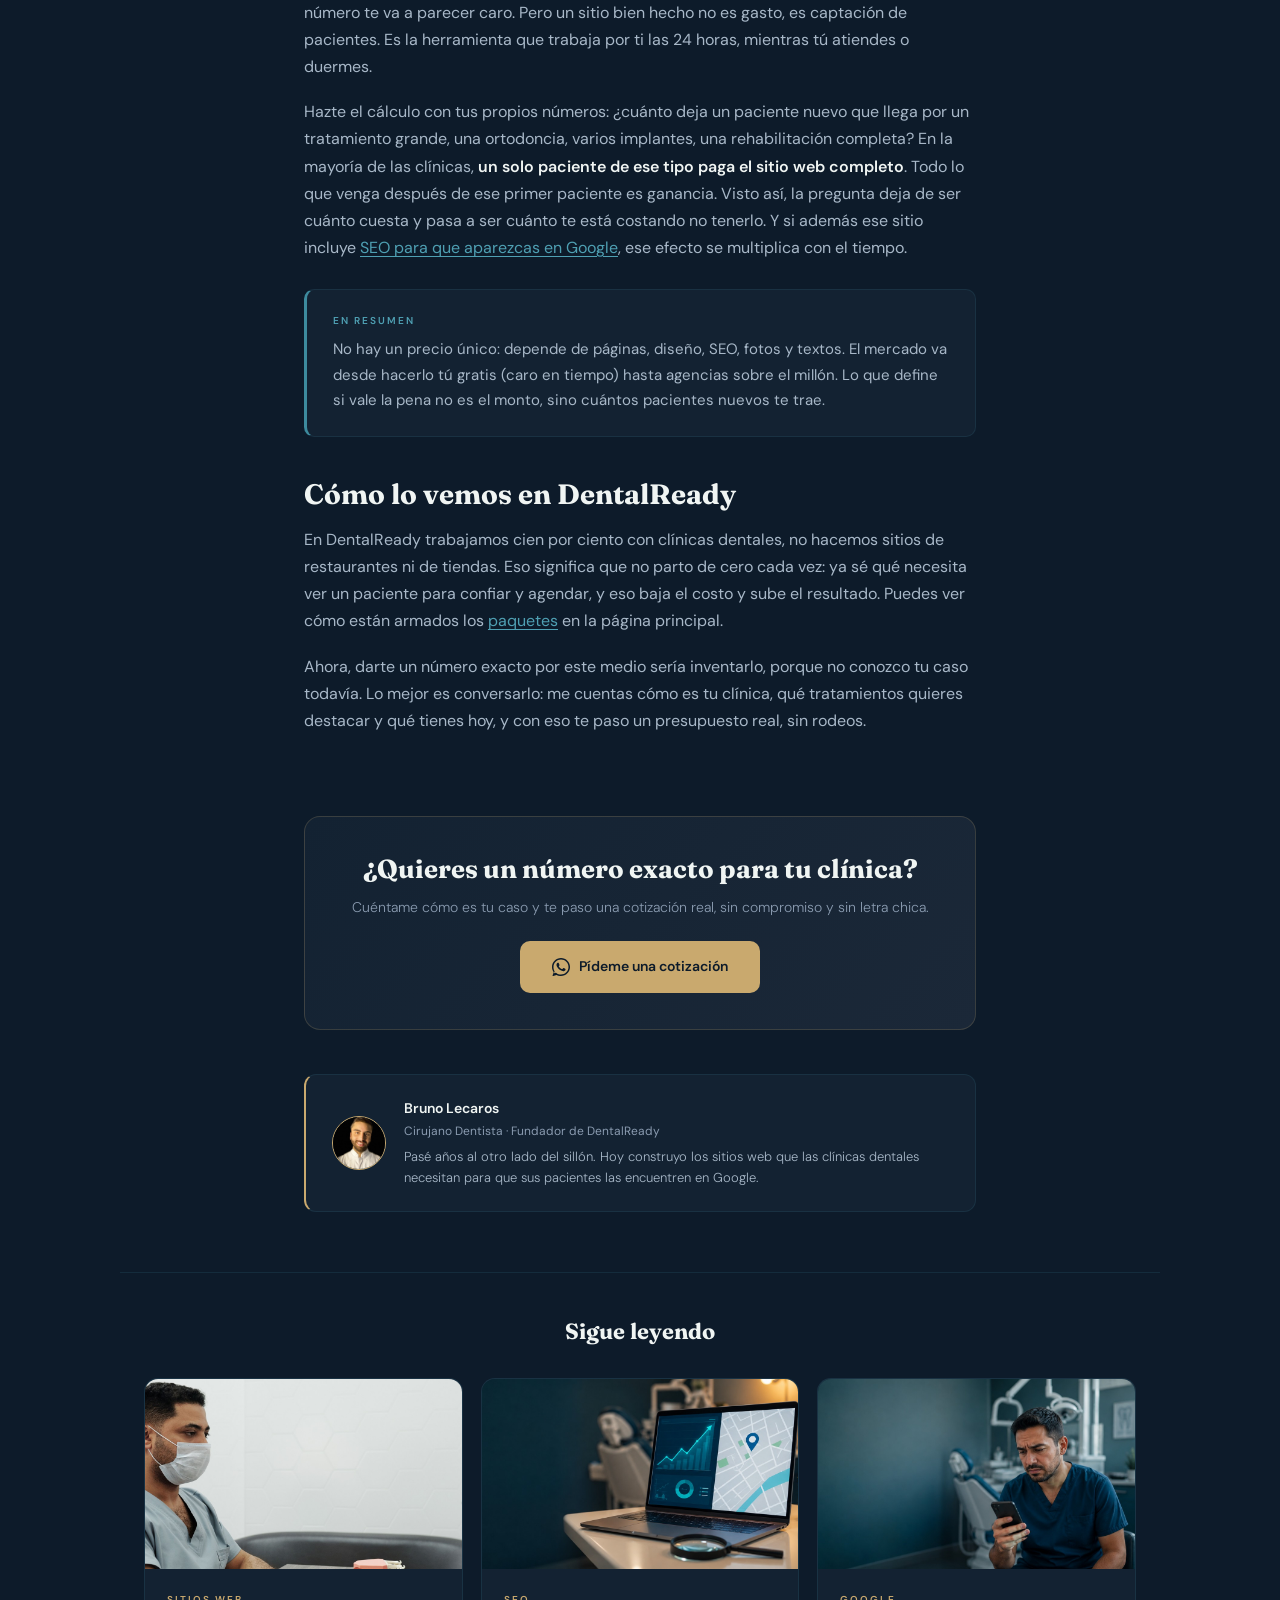
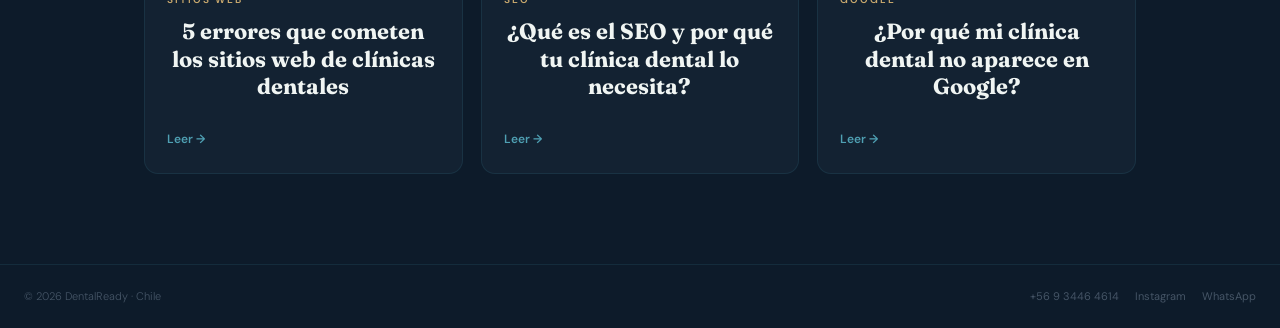
<file: blog/cuanto-cuesta-sitio-web-clinica-dental-chile.html>
<!DOCTYPE html>
<html lang="es">
<head>
    <meta charset="UTF-8">
    <meta name="viewport" content="width=device-width, initial-scale=1.0">
    <title>¿Cuánto cuesta un sitio web para clínica dental en Chile? | DentalReady</title>
    <meta name="description" content="Cuánto cuesta de verdad un sitio web para una clínica dental en Chile: rangos de mercado, costos recurrentes que muchos olvidan y cómo saber si vale la pena.">
    <meta name="keywords" content="cuanto cuesta sitio web dentista, precio sitio web clinica dental chile, costo pagina web dental, presupuesto sitio web dentista, sitio web clinica dental precio">
    <meta name="author" content="Bruno Lecaros">
    <meta name="robots" content="index, follow">
    <link rel="canonical" href="https://dentalready.cl/blog/cuanto-cuesta-sitio-web-clinica-dental-chile.html">

    <link rel="icon" type="image/svg+xml" href="../assets/favicon.svg">
    <link rel="apple-touch-icon" sizes="180x180" href="../assets/apple-touch-icon.png">
    <link rel="shortcut icon" href="../assets/favicon.ico">

    <meta property="og:type" content="article">
    <meta property="og:url" content="https://dentalready.cl/blog/cuanto-cuesta-sitio-web-clinica-dental-chile.html">
    <meta property="og:title" content="¿Cuánto cuesta un sitio web para clínica dental en Chile?">
    <meta property="og:description" content="Rangos reales de mercado, los costos recurrentes que muchos olvidan y cómo saber si la inversión vale la pena. Escrito por un dentista.">
    <meta property="og:image" content="https://dentalready.cl/blog/assets/cuanto-cuesta-sitio-web-clinica-dental.jpg">
    <meta property="og:locale" content="es_CL">
    <meta property="og:site_name" content="DentalReady">
    <meta name="twitter:card" content="summary_large_image">
    <meta name="twitter:image" content="https://dentalready.cl/blog/assets/cuanto-cuesta-sitio-web-clinica-dental.jpg">

    <script type="application/ld+json">
    {
      "@context": "https://schema.org",
      "@type": "BlogPosting",
      "headline": "¿Cuánto cuesta un sitio web para clínica dental en Chile?",
      "description": "Cuánto cuesta de verdad un sitio web para una clínica dental en Chile: rangos de mercado, costos recurrentes que muchos olvidan y cómo saber si vale la pena.",
      "image": "https://dentalready.cl/blog/assets/cuanto-cuesta-sitio-web-clinica-dental.jpg",
      "datePublished": "2026-06-23",
      "dateModified": "2026-06-23",
      "inLanguage": "es-CL",
      "author": { "@type": "Person", "name": "Bruno Lecaros", "jobTitle": "Cirujano Dentista", "url": "https://drbrunolecaros.cl" },
      "publisher": { "@type": "Organization", "name": "DentalReady", "logo": { "@type": "ImageObject", "url": "https://dentalready.cl/assets/logo/1.png" } },
      "mainEntityOfPage": "https://dentalready.cl/blog/cuanto-cuesta-sitio-web-clinica-dental-chile.html"
    }
    </script>

    <link rel="preconnect" href="https://fonts.googleapis.com">
    <link rel="preconnect" href="https://fonts.gstatic.com" crossorigin>
    <link href="https://fonts.googleapis.com/css2?family=Fraunces:ital,wght@0,400;0,500;0,600;0,700;0,800;1,400;1,500&family=DM+Sans:wght@300;400;500;600;700&display=swap" rel="stylesheet">
    <link rel="stylesheet" href="blog.css">
</head>
<body>
    <a href="../index.html" class="blog-home"><img src="../assets/logo/1.png" alt="DentalReady"></a>
    <button class="burger" onclick="document.getElementById('nav-mobile').classList.add('open')" aria-label="Abrir menú">
        <svg viewBox="0 0 24 24" fill="none"><line x1="3" y1="6" x2="21" y2="6"></line><line x1="3" y1="12" x2="21" y2="12"></line><line x1="3" y1="18" x2="21" y2="18"></line></svg>
    </button>
    <div class="nav-overlay" id="nav-mobile">
        <button class="nav-close" onclick="document.getElementById('nav-mobile').classList.remove('open')" aria-label="Cerrar menú">
            <svg viewBox="0 0 24 24" fill="none"><line x1="18" y1="6" x2="6" y2="18"></line><line x1="6" y1="6" x2="18" y2="18"></line></svg>
        </button>
        <a href="../index.html#problema">Por Qué</a>
        <a href="../index.html#proceso">Proceso</a>
        <a href="../index.html#paquetes">Paquetes</a>
        <a href="index.html">Blog</a>
        <a href="https://wa.me/56934464614?text=Hola%20Bruno%2C%20me%20interesa%20DentalReady" class="nav-cta-mobile">Hablemos</a>
    </div>

    <article>
        <header class="article-hero">
            <div class="article-hero-bg" style="background-image:url('assets/cuanto-cuesta-sitio-web-clinica-dental.jpg')"></div>
            <div class="article-hero-inner">
                <p class="eyebrow">Costos</p>
                <h1>¿Cuánto cuesta un sitio web para <em>clínica dental</em> en Chile?</h1>
                <div class="article-meta">
                    <img src="../assets/founder-avatar.jpg?v=2" alt="Bruno Lecaros">
                    <span>Por <b>Bruno Lecaros</b></span>
                    <span class="dot"></span>
                    <span>6 min de lectura</span>
                </div>
            </div>
        </header>

        <nav class="breadcrumb"><a href="../index.html">Inicio</a> / <a href="index.html">Blog</a> / Costos</nav>

        <div class="article-body">
            <p class="lead">Es la primera pregunta que me hace casi todo dentista que quiere mejorar su presencia online: ¿cuánto sale esto? Y la respuesta honesta es que depende. No porque quiera evitar el tema, sino porque un sitio web no es un producto de estante con precio fijo. Acá te muestro los rangos reales del mercado chileno para que llegues a cualquier conversación sabiendo de qué se está hablando.</p>

            <h2>Por qué no existe un precio único</h2>
            <p>Un sitio web es como un tratamiento: el presupuesto cambia según lo que el caso necesita. Dos clínicas pueden pedir "una página web" y terminar con números muy distintos, porque lo que hay detrás no es lo mismo. Lo que más mueve el precio es:</p>
            <ul>
                <li>Cuántas páginas tendrá (una sola landing no es lo mismo que un sitio con tratamientos, equipo, blog y contacto).</li>
                <li>Si parte de una plantilla o se diseña a medida desde cero.</li>
                <li>Si incluye SEO para que aparezcas en Google o solo es una página bonita que nadie encuentra.</li>
                <li>Si te entregan las fotos y los textos listos, o tienes que ponerlos tú.</li>
                <li>Si el dominio y el hosting van incluidos o corren por separado.</li>
            </ul>
            <p>Cuando alguien te tira un número al aire sin preguntar nada de esto, desconfía. Un precio serio sale después de entender qué necesita tu clínica, no antes.</p>

            <h2>Las opciones del mercado chileno</h2>
            <p>En Chile hay básicamente tres caminos para tener tu sitio, y cada uno juega en un rango distinto de precio y de resultado.</p>

            <h3>Hacerlo tú con un creador tipo Wix o Squarespace</h3>
            <p>Estas plataformas se promocionan como "gratis" o con un plan mensual bajo (ronda los pocos miles de pesos al mes). En el papel suena ideal. En la práctica te cuesta algo que para un dentista vale oro: tiempo. Vas a pasar tardes peleando con plantillas, moviendo bloques y subiendo fotos. Y lo más importante, casi nunca queda optimizado para Google, así que terminas con una página que existe pero que tus pacientes no encuentran. Es la opción más barata en plata y la más cara en horas tuyas.</p>

            <h3>Contratar a un freelance</h3>
            <p>Un diseñador independiente suele moverse en un rango aproximado de <strong>$150.000 a $500.000 CLP</strong>. Es un punto intermedio razonable y hay freelancers muy buenos. El problema es que la calidad es muy variable: puedes encontrar a alguien excelente o a alguien que entrega y desaparece cuando necesitas un cambio. Antes de cerrar, pide ver trabajos anteriores y pregunta qué pasa después de la entrega, porque ahí se ve la diferencia.</p>

            <h3>Una agencia tradicional</h3>
            <p>Una agencia de diseño web generalista suele partir en <strong>$800.000 y subir a $2.000.000 o más</strong>, con plazos de varias semanas. Pagas por estructura, equipo y procesos. El riesgo para una clínica dental es que muchas agencias no conocen el rubro: te entregan algo lindo, pero sin entender cómo busca un paciente un dentista ni qué necesita ver para agendar.</p>

            <div class="callout">
                <span class="callout-label">El dato que importa</span>
                <p>El precio más alto no garantiza más pacientes, y el más bajo casi siempre sale caro en tiempo o en oportunidades perdidas. Lo que importa es que el sitio esté pensado para que te encuentren y agenden, no solo para verse bien.</p>
            </div>

            <h2>Los costos recurrentes que muchos olvidan</h2>
            <p>Acá está el detalle que casi nadie te menciona al principio: un sitio web no es un pago único y listo. Hay costos que se repiten todos los años, y conviene tenerlos claros desde el día uno.</p>
            <ul>
                <li><strong>Dominio:</strong> el .cl cuesta alrededor de <strong>$10.000 a $15.000 al año</strong>. Es lo que asegura que tu dirección (tuclinica.cl) sea tuya.</li>
                <li><strong>Hosting:</strong> el lugar donde vive tu sitio. Va desde planes económicos hasta opciones más robustas, según el tráfico que recibas.</li>
                <li><strong>Mantención y cambios:</strong> actualizar precios, sumar un tratamiento, cambiar una foto del equipo. Algunos lo cobran por hora, otros lo incluyen en un plan mensual.</li>
            </ul>
            <p>No son montos grandes, pero hay que contemplarlos. Lo peor es pagar un sitio, no presupuestar el dominio, y un año después descubrir que tu dirección quedó disponible para que la tome cualquiera.</p>

            <p class="pullquote">El sitio web no es el gasto. <span>El gasto es el paciente que te buscó y no te encontró.</span></p>

            <h2>Qué encarece y qué abarata un sitio</h2>
            <p>Si quieres entender por qué un presupuesto sube o baja, mira estos factores. Lo encarece todo lo que es a medida: diseño único, muchas páginas, sesión de fotos profesional, textos escritos desde cero, funciones especiales como reserva de horas online. Lo abarata partir de una base ya probada, usar tus propias fotos si están decentes y tener claro de antemano qué tratamientos quieres mostrar.</p>
            <p>Un error común es pagar de más por funciones que tu clínica no va a usar, o pagar de menos por algo que no incluye lo único que de verdad importa: que el sitio capte pacientes. Por eso vale la pena revisar los <a class="inline" href="5-errores-sitios-web-clinicas-dentales.html">errores más comunes en sitios de clínicas dentales</a> antes de decidir.</p>

            <h2>Cómo saber si vale la pena</h2>
            <p>Acá cambia toda la conversación. Mientras pienses en el sitio como un gasto, cualquier número te va a parecer caro. Pero un sitio bien hecho no es gasto, es captación de pacientes. Es la herramienta que trabaja por ti las 24 horas, mientras tú atiendes o duermes.</p>
            <p>Hazte el cálculo con tus propios números: ¿cuánto deja un paciente nuevo que llega por un tratamiento grande, una ortodoncia, varios implantes, una rehabilitación completa? En la mayoría de las clínicas, <strong>un solo paciente de ese tipo paga el sitio web completo</strong>. Todo lo que venga después de ese primer paciente es ganancia. Visto así, la pregunta deja de ser cuánto cuesta y pasa a ser cuánto te está costando no tenerlo. Y si además ese sitio incluye <a class="inline" href="que-es-seo-para-dentistas.html">SEO para que aparezcas en Google</a>, ese efecto se multiplica con el tiempo.</p>

            <div class="callout teal">
                <span class="callout-label">En resumen</span>
                <p>No hay un precio único: depende de páginas, diseño, SEO, fotos y textos. El mercado va desde hacerlo tú gratis (caro en tiempo) hasta agencias sobre el millón. Lo que define si vale la pena no es el monto, sino cuántos pacientes nuevos te trae.</p>
            </div>

            <h2>Cómo lo vemos en DentalReady</h2>
            <p>En DentalReady trabajamos cien por ciento con clínicas dentales, no hacemos sitios de restaurantes ni de tiendas. Eso significa que no parto de cero cada vez: ya sé qué necesita ver un paciente para confiar y agendar, y eso baja el costo y sube el resultado. Puedes ver cómo están armados los <a class="inline" href="../index.html#paquetes">paquetes</a> en la página principal.</p>
            <p>Ahora, darte un número exacto por este medio sería inventarlo, porque no conozco tu caso todavía. Lo mejor es conversarlo: me cuentas cómo es tu clínica, qué tratamientos quieres destacar y qué tienes hoy, y con eso te paso un presupuesto real, sin rodeos.</p>
        </div>

        <div class="article-cta">
            <div class="article-cta-box">
                <h3>¿Quieres un número exacto para tu clínica?</h3>
                <p>Cuéntame cómo es tu caso y te paso una cotización real, sin compromiso y sin letra chica.</p>
                <a class="wa-btn" href="https://wa.me/56934464614?text=Hola%20Bruno%2C%20quiero%20una%20cotizaci%C3%B3n%20para%20el%20sitio%20de%20mi%20cl%C3%ADnica" target="_blank" rel="noopener">
                    <svg viewBox="0 0 24 24"><path d="M17.472 14.382c-.297-.149-1.758-.867-2.03-.967-.273-.099-.471-.148-.67.15-.197.297-.767.966-.94 1.164-.173.199-.347.223-.644.075-.297-.15-1.255-.463-2.39-1.475-.883-.788-1.48-1.761-1.653-2.059-.173-.297-.018-.458.13-.606.134-.133.298-.347.446-.52.149-.174.198-.298.298-.497.099-.198.05-.371-.025-.52-.075-.149-.669-1.612-.916-2.207-.242-.579-.487-.5-.669-.51-.173-.008-.371-.01-.57-.01-.198 0-.52.074-.792.372-.272.297-1.04 1.016-1.04 2.479 0 1.462 1.065 2.875 1.213 3.074.149.198 2.096 3.2 5.077 4.487.709.306 1.262.489 1.694.625.712.227 1.36.195 1.871.118.571-.085 1.758-.719 2.006-1.413.248-.694.248-1.289.173-1.413-.074-.124-.272-.198-.57-.347z"/><path d="M12 0C5.373 0 0 5.373 0 12c0 2.625.846 5.059 2.284 7.034L.789 23.492a.5.5 0 00.612.616l4.529-1.459A11.94 11.94 0 0012 24c6.627 0 12-5.373 12-12S18.627 0 12 0zm0 22c-2.347 0-4.518-.804-6.237-2.152l-.436-.348-2.684.865.882-2.631-.379-.453A9.963 9.963 0 012 12C2 6.486 6.486 2 12 2s10 4.486 10 10-4.486 10-10 10z"/></svg>
                    Pídeme una cotización
                </a>
            </div>
        </div>

        <div class="author-box">
            <div class="author-box-inner">
                <img src="../assets/founder-avatar.jpg?v=2" alt="Bruno Lecaros">
                <div>
                    <div class="name">Bruno Lecaros</div>
                    <div class="role">Cirujano Dentista · Fundador de DentalReady</div>
                    <div class="bio">Pasé años al otro lado del sillón. Hoy construyo los sitios web que las clínicas dentales necesitan para que sus pacientes las encuentren en Google.</div>
                </div>
            </div>
        </div>

        <section class="related">
            <h2>Sigue leyendo</h2>
            <div class="related-grid">
                <a class="post-card" href="5-errores-sitios-web-clinicas-dentales.html">
                    <img class="post-card-cover" src="assets/errores-comunes-sitio-web-dental-clinica.jpg" alt="Errores comunes en sitios web de clínicas dentales" loading="lazy" width="1200" height="630">
                    <div class="post-card-body"><span class="post-card-cat">Sitios web</span><h2>5 errores que cometen los sitios web de clínicas dentales</h2><span class="post-card-more">Leer →</span></div>
                </a>
                <a class="post-card" href="que-es-seo-para-dentistas.html">
                    <img class="post-card-cover" src="assets/que-es-seo-clinica-dental.jpg" alt="Qué es el SEO para una clínica dental" loading="lazy" width="1200" height="630">
                    <div class="post-card-body"><span class="post-card-cat">SEO</span><h2>¿Qué es el SEO y por qué tu clínica dental lo necesita?</h2><span class="post-card-more">Leer →</span></div>
                </a>
                <a class="post-card" href="por-que-mi-clinica-no-aparece-en-google.html">
                    <img class="post-card-cover" src="assets/por-que-mi-clinica-no-aparece-en-google.jpg" alt="Por qué mi clínica dental no aparece en Google" loading="lazy" width="1200" height="630">
                    <div class="post-card-body"><span class="post-card-cat">Google</span><h2>¿Por qué mi clínica dental no aparece en Google?</h2><span class="post-card-more">Leer →</span></div>
                </a>
            </div>
        </section>
    </article>

    <footer>
        <p>&copy; 2026 DentalReady · Chile</p>
        <div class="footer-links">
            <a href="tel:+56934464614">+56 9 3446 4614</a>
            <a href="https://www.instagram.com/dentalready.cl/" target="_blank" rel="noopener">Instagram</a>
            <a href="https://wa.me/56934464614" target="_blank" rel="noopener">WhatsApp</a>
        </div>
    </footer>
    <a href="https://wa.me/56934464614?text=Hola%20Bruno%2C%20quiero%20saber%20m%C3%A1s%20sobre%20DentalReady" target="_blank" rel="noopener" class="wa-float" aria-label="WhatsApp">
        <svg viewBox="0 0 24 24"><path d="M17.472 14.382c-.297-.149-1.758-.867-2.03-.967-.273-.099-.471-.148-.67.15-.197.297-.767.966-.94 1.164-.173.199-.347.223-.644.075-.297-.15-1.255-.463-2.39-1.475-.883-.788-1.48-1.761-1.653-2.059-.173-.297-.018-.458.13-.606.134-.133.298-.347.446-.52.149-.174.198-.298.298-.497.099-.198.05-.371-.025-.52-.075-.149-.669-1.612-.916-2.207-.242-.579-.487-.5-.669-.51-.173-.008-.371-.01-.57-.01-.198 0-.52.074-.792.372-.272.297-1.04 1.016-1.04 2.479 0 1.462 1.065 2.875 1.213 3.074.149.198 2.096 3.2 5.077 4.487.709.306 1.262.489 1.694.625.712.227 1.36.195 1.871.118.571-.085 1.758-.719 2.006-1.413.248-.694.248-1.289.173-1.413-.074-.124-.272-.198-.57-.347z"/><path d="M12 0C5.373 0 0 5.373 0 12c0 2.625.846 5.059 2.284 7.034L.789 23.492a.5.5 0 00.612.616l4.529-1.459A11.94 11.94 0 0012 24c6.627 0 12-5.373 12-12S18.627 0 12 0zm0 22c-2.347 0-4.518-.804-6.237-2.152l-.436-.348-2.684.865.882-2.631-.379-.453A9.963 9.963 0 012 12C2 6.486 6.486 2 12 2s10 4.486 10 10-4.486 10-10 10z"/></svg>
    </a>
</body>
</html>
</file>
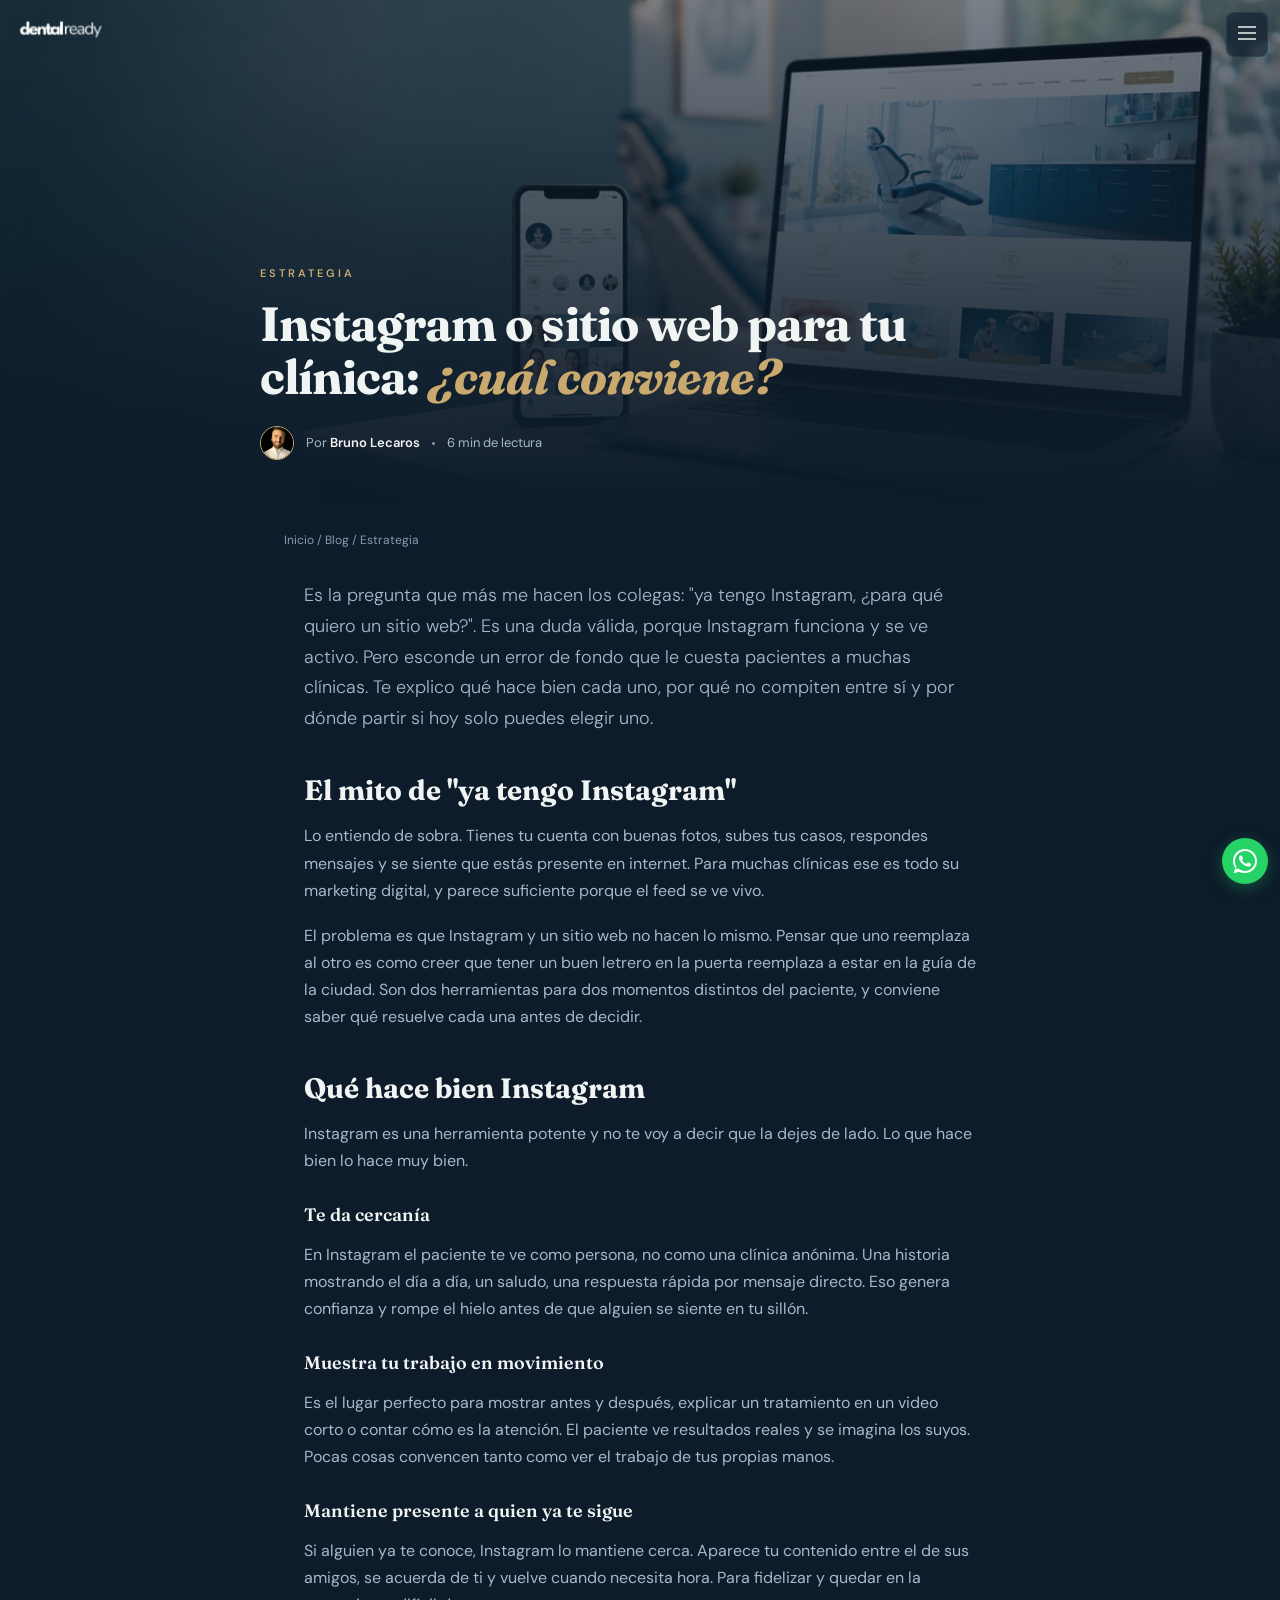
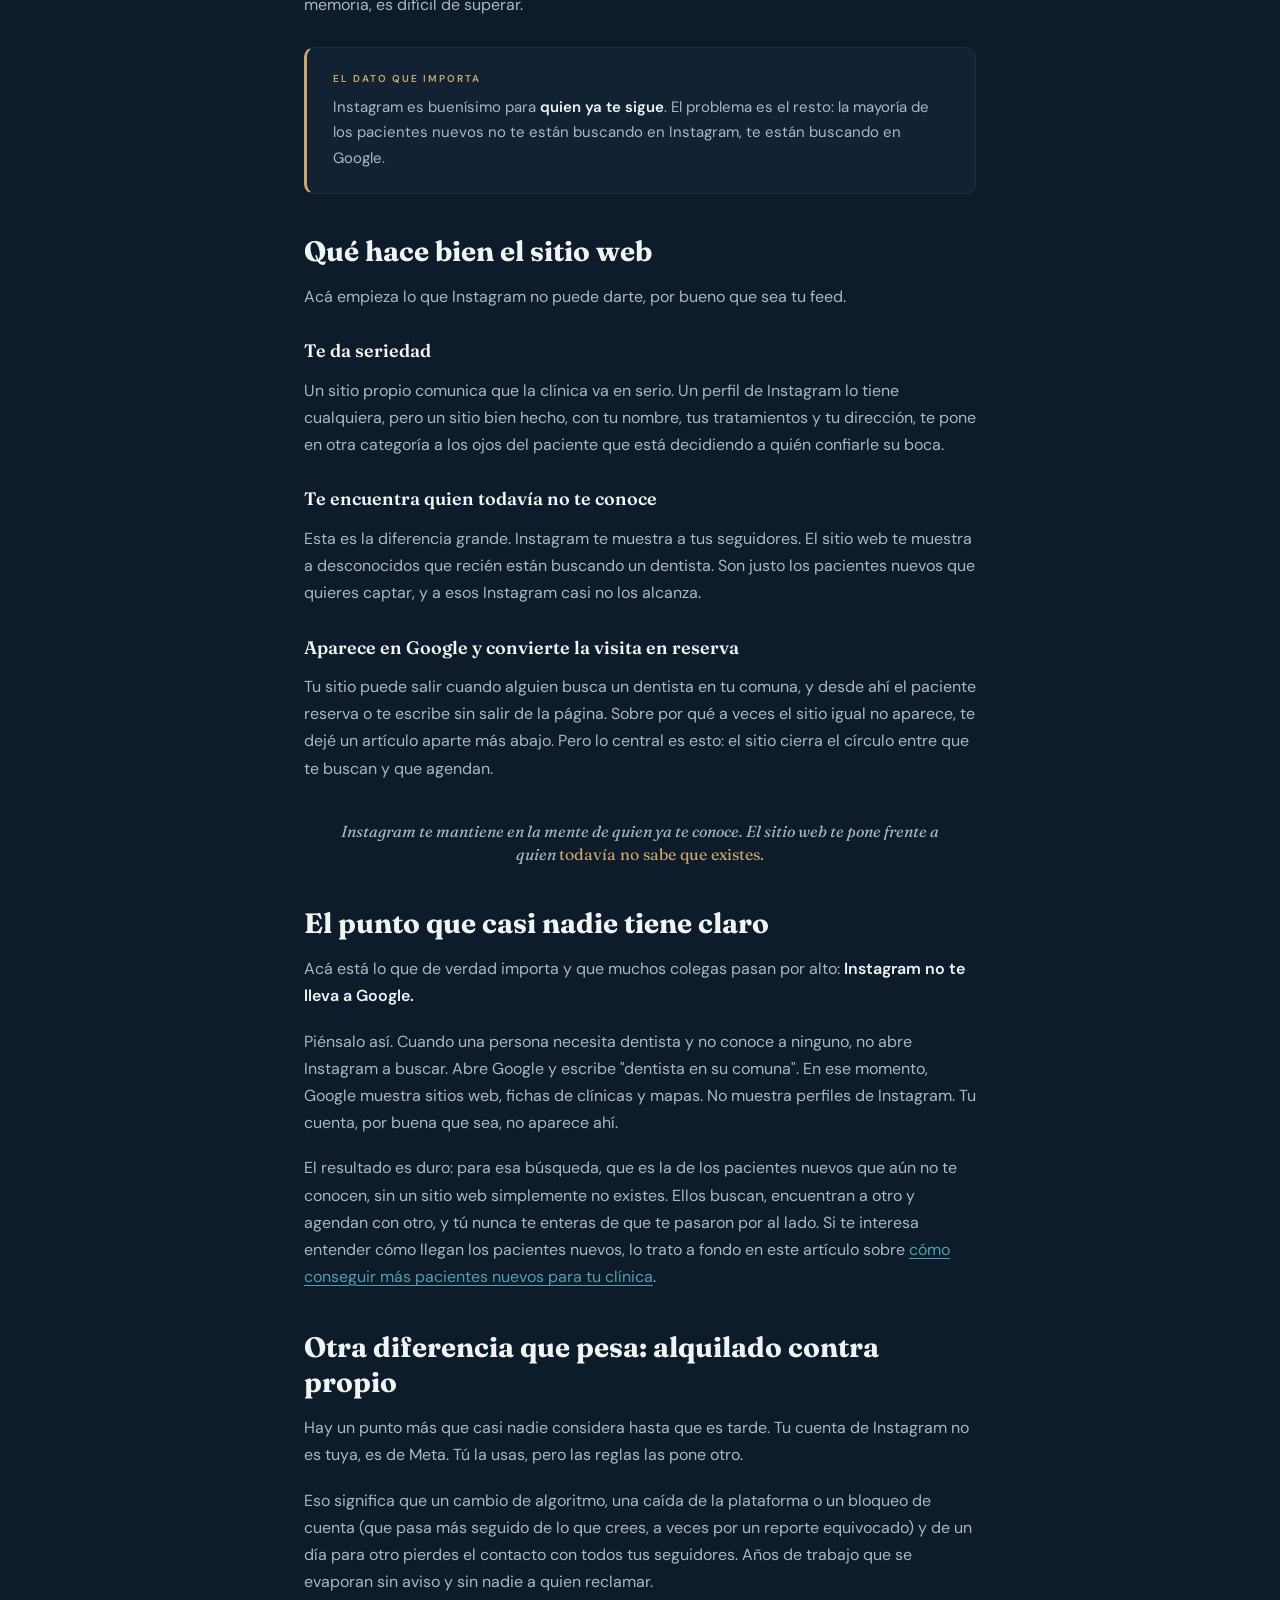
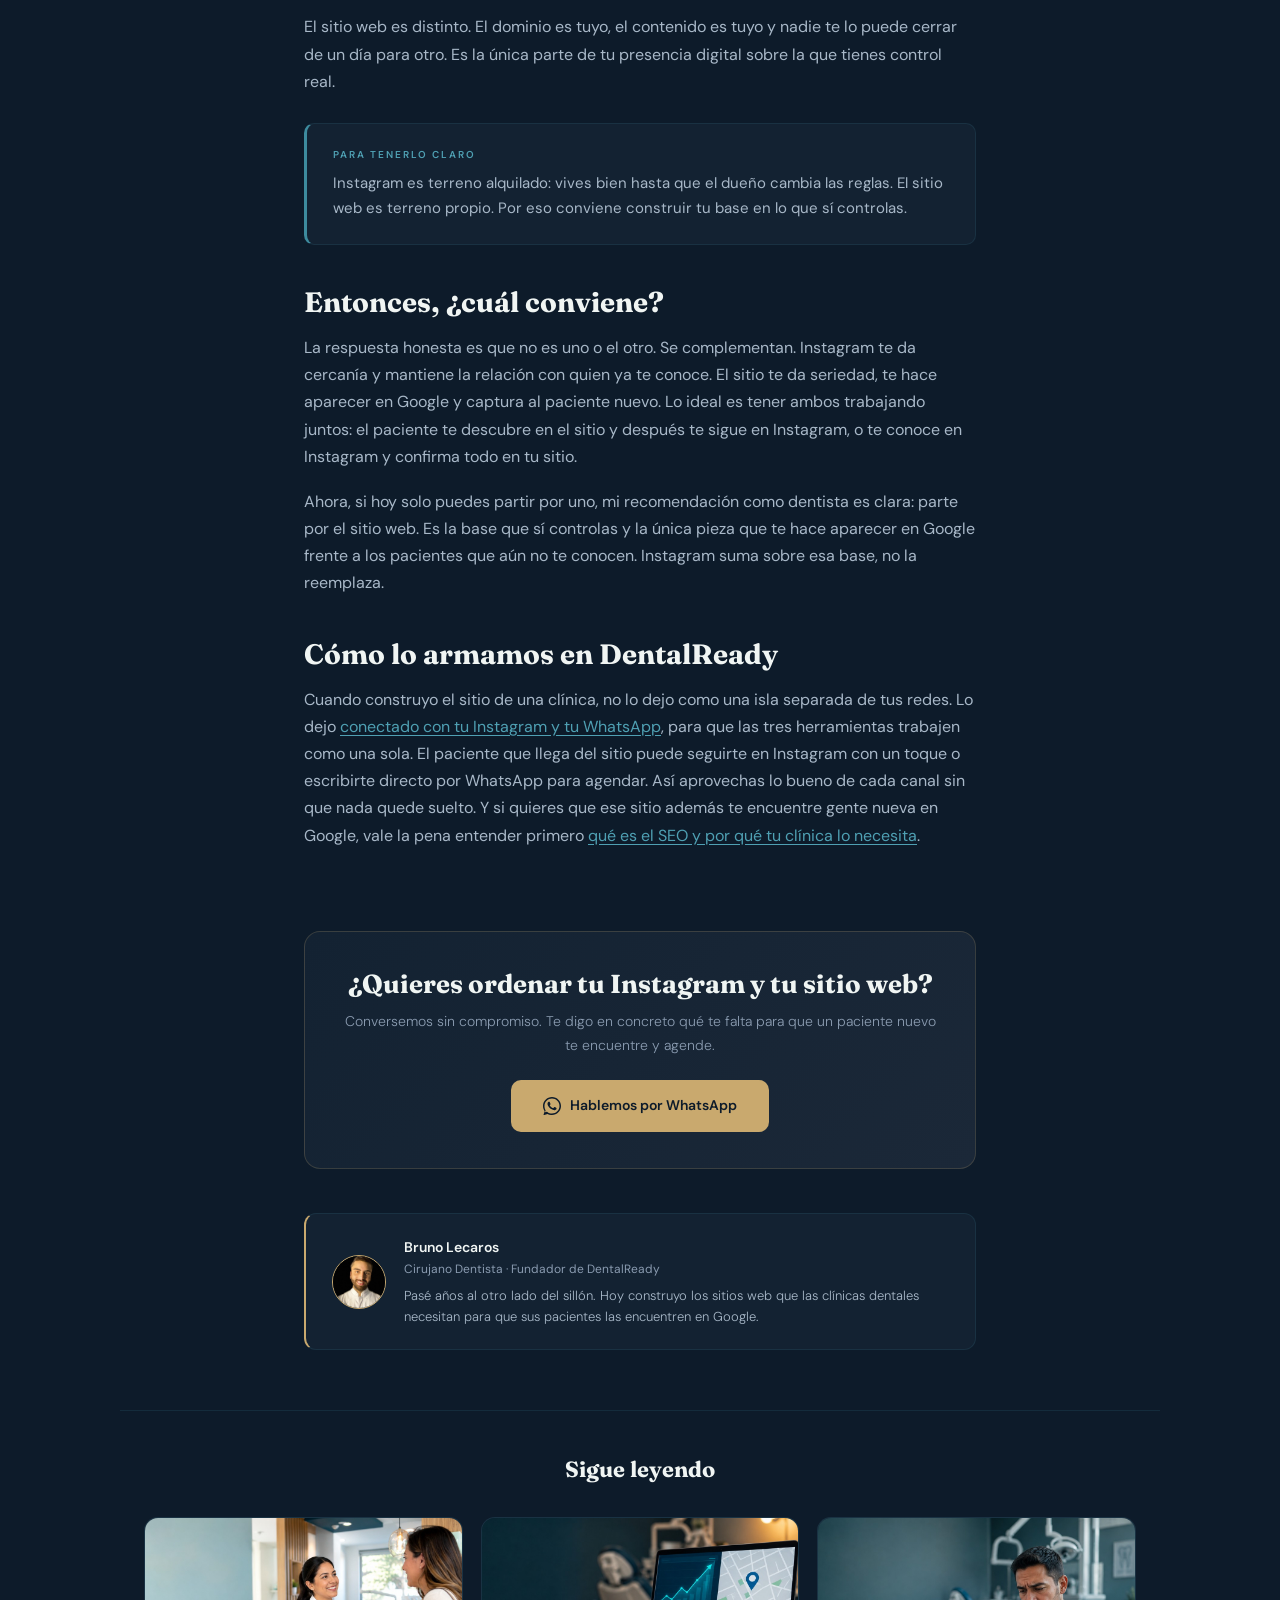
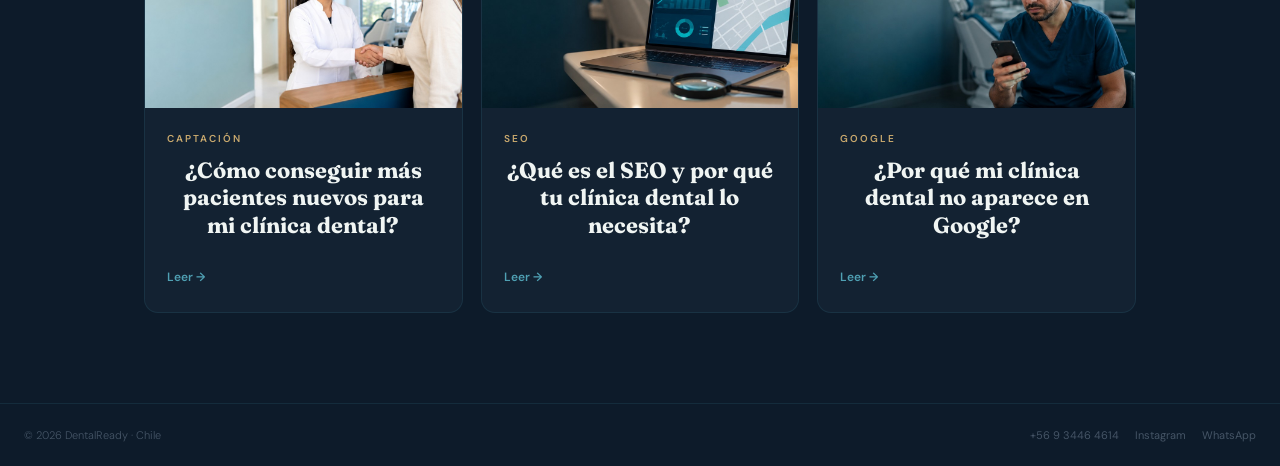
<file: blog/instagram-vs-sitio-web-clinica-dental.html>
<!DOCTYPE html>
<html lang="es">
<head>
    <meta charset="UTF-8">
    <meta name="viewport" content="width=device-width, initial-scale=1.0">
    <title>Instagram o sitio web para tu clínica: ¿cuál conviene? | DentalReady</title>
    <meta name="description" content="Ya tienes Instagram, ¿para qué un sitio web? Te explico qué hace bien cada uno, por qué se complementan y por dónde partir si solo puedes elegir uno. Para dentistas en Chile.">
    <meta name="keywords" content="instagram o sitio web clinica dental, sitio web para dentista, instagram dentista chile, marketing clinica dental, aparecer en google dentista">
    <meta name="author" content="Bruno Lecaros">
    <meta name="robots" content="index, follow">
    <link rel="canonical" href="https://dentalready.cl/blog/instagram-vs-sitio-web-clinica-dental.html">

    <link rel="icon" type="image/svg+xml" href="../assets/favicon.svg">
    <link rel="apple-touch-icon" sizes="180x180" href="../assets/apple-touch-icon.png">
    <link rel="shortcut icon" href="../assets/favicon.ico">

    <meta property="og:type" content="article">
    <meta property="og:url" content="https://dentalready.cl/blog/instagram-vs-sitio-web-clinica-dental.html">
    <meta property="og:title" content="Instagram o sitio web para tu clínica: ¿cuál conviene?">
    <meta property="og:description" content="Qué hace bien Instagram, qué hace bien el sitio web y por dónde partir si solo puedes elegir uno. En simple, escrito por un dentista.">
    <meta property="og:image" content="https://dentalready.cl/blog/assets/instagram-vs-sitio-web-clinica-dental.jpg">
    <meta property="og:locale" content="es_CL">
    <meta property="og:site_name" content="DentalReady">
    <meta name="twitter:card" content="summary_large_image">
    <meta name="twitter:image" content="https://dentalready.cl/blog/assets/instagram-vs-sitio-web-clinica-dental.jpg">

    <script type="application/ld+json">
    {
      "@context": "https://schema.org",
      "@type": "BlogPosting",
      "headline": "Instagram o sitio web para tu clínica: ¿cuál conviene?",
      "description": "Qué hace bien Instagram, qué hace bien el sitio web y por dónde partir si solo puedes elegir uno. Para dentistas en Chile.",
      "image": "https://dentalready.cl/blog/assets/instagram-vs-sitio-web-clinica-dental.jpg",
      "datePublished": "2026-06-23",
      "dateModified": "2026-06-23",
      "inLanguage": "es-CL",
      "author": { "@type": "Person", "name": "Bruno Lecaros", "jobTitle": "Cirujano Dentista", "url": "https://drbrunolecaros.cl" },
      "publisher": { "@type": "Organization", "name": "DentalReady", "logo": { "@type": "ImageObject", "url": "https://dentalready.cl/assets/logo/1.png" } },
      "mainEntityOfPage": "https://dentalready.cl/blog/instagram-vs-sitio-web-clinica-dental.html"
    }
    </script>

    <link rel="preconnect" href="https://fonts.googleapis.com">
    <link rel="preconnect" href="https://fonts.gstatic.com" crossorigin>
    <link href="https://fonts.googleapis.com/css2?family=Fraunces:ital,wght@0,400;0,500;0,600;0,700;0,800;1,400;1,500&family=DM+Sans:wght@300;400;500;600;700&display=swap" rel="stylesheet">
    <link rel="stylesheet" href="blog.css">
</head>
<body>
    <a href="../index.html" class="blog-home"><img src="../assets/logo/1.png" alt="DentalReady"></a>
    <button class="burger" onclick="document.getElementById('nav-mobile').classList.add('open')" aria-label="Abrir menú">
        <svg viewBox="0 0 24 24" fill="none"><line x1="3" y1="6" x2="21" y2="6"></line><line x1="3" y1="12" x2="21" y2="12"></line><line x1="3" y1="18" x2="21" y2="18"></line></svg>
    </button>
    <div class="nav-overlay" id="nav-mobile">
        <button class="nav-close" onclick="document.getElementById('nav-mobile').classList.remove('open')" aria-label="Cerrar menú">
            <svg viewBox="0 0 24 24" fill="none"><line x1="18" y1="6" x2="6" y2="18"></line><line x1="6" y1="6" x2="18" y2="18"></line></svg>
        </button>
        <a href="../index.html#problema">Por Qué</a>
        <a href="../index.html#proceso">Proceso</a>
        <a href="../index.html#paquetes">Paquetes</a>
        <a href="index.html">Blog</a>
        <a href="https://wa.me/56934464614?text=Hola%20Bruno%2C%20me%20interesa%20DentalReady" class="nav-cta-mobile">Hablemos</a>
    </div>

    <article>
        <header class="article-hero">
            <div class="article-hero-bg" style="background-image:url('assets/instagram-vs-sitio-web-clinica-dental.jpg')"></div>
            <div class="article-hero-inner">
                <p class="eyebrow">Estrategia</p>
                <h1>Instagram o sitio web para tu clínica: <em>¿cuál conviene?</em></h1>
                <div class="article-meta">
                    <img src="../assets/founder-avatar.jpg?v=2" alt="Bruno Lecaros">
                    <span>Por <b>Bruno Lecaros</b></span>
                    <span class="dot"></span>
                    <span>6 min de lectura</span>
                </div>
            </div>
        </header>

        <nav class="breadcrumb"><a href="../index.html">Inicio</a> / <a href="index.html">Blog</a> / Estrategia</nav>

        <div class="article-body">
            <p class="lead">Es la pregunta que más me hacen los colegas: "ya tengo Instagram, ¿para qué quiero un sitio web?". Es una duda válida, porque Instagram funciona y se ve activo. Pero esconde un error de fondo que le cuesta pacientes a muchas clínicas. Te explico qué hace bien cada uno, por qué no compiten entre sí y por dónde partir si hoy solo puedes elegir uno.</p>

            <h2>El mito de "ya tengo Instagram"</h2>
            <p>Lo entiendo de sobra. Tienes tu cuenta con buenas fotos, subes tus casos, respondes mensajes y se siente que estás presente en internet. Para muchas clínicas ese es todo su marketing digital, y parece suficiente porque el feed se ve vivo.</p>
            <p>El problema es que Instagram y un sitio web no hacen lo mismo. Pensar que uno reemplaza al otro es como creer que tener un buen letrero en la puerta reemplaza a estar en la guía de la ciudad. Son dos herramientas para dos momentos distintos del paciente, y conviene saber qué resuelve cada una antes de decidir.</p>

            <h2>Qué hace bien Instagram</h2>
            <p>Instagram es una herramienta potente y no te voy a decir que la dejes de lado. Lo que hace bien lo hace muy bien.</p>
            <h3>Te da cercanía</h3>
            <p>En Instagram el paciente te ve como persona, no como una clínica anónima. Una historia mostrando el día a día, un saludo, una respuesta rápida por mensaje directo. Eso genera confianza y rompe el hielo antes de que alguien se siente en tu sillón.</p>
            <h3>Muestra tu trabajo en movimiento</h3>
            <p>Es el lugar perfecto para mostrar antes y después, explicar un tratamiento en un video corto o contar cómo es la atención. El paciente ve resultados reales y se imagina los suyos. Pocas cosas convencen tanto como ver el trabajo de tus propias manos.</p>
            <h3>Mantiene presente a quien ya te sigue</h3>
            <p>Si alguien ya te conoce, Instagram lo mantiene cerca. Aparece tu contenido entre el de sus amigos, se acuerda de ti y vuelve cuando necesita hora. Para fidelizar y quedar en la memoria, es difícil de superar.</p>

            <div class="callout">
                <span class="callout-label">El dato que importa</span>
                <p>Instagram es buenísimo para <strong>quien ya te sigue</strong>. El problema es el resto: la mayoría de los pacientes nuevos no te están buscando en Instagram, te están buscando en Google.</p>
            </div>

            <h2>Qué hace bien el sitio web</h2>
            <p>Acá empieza lo que Instagram no puede darte, por bueno que sea tu feed.</p>
            <h3>Te da seriedad</h3>
            <p>Un sitio propio comunica que la clínica va en serio. Un perfil de Instagram lo tiene cualquiera, pero un sitio bien hecho, con tu nombre, tus tratamientos y tu dirección, te pone en otra categoría a los ojos del paciente que está decidiendo a quién confiarle su boca.</p>
            <h3>Te encuentra quien todavía no te conoce</h3>
            <p>Esta es la diferencia grande. Instagram te muestra a tus seguidores. El sitio web te muestra a desconocidos que recién están buscando un dentista. Son justo los pacientes nuevos que quieres captar, y a esos Instagram casi no los alcanza.</p>
            <h3>Aparece en Google y convierte la visita en reserva</h3>
            <p>Tu sitio puede salir cuando alguien busca un dentista en tu comuna, y desde ahí el paciente reserva o te escribe sin salir de la página. Sobre por qué a veces el sitio igual no aparece, te dejé un artículo aparte más abajo. Pero lo central es esto: el sitio cierra el círculo entre que te buscan y que agendan.</p>

            <p class="pullquote">Instagram te mantiene en la mente de quien ya te conoce. El sitio web te pone frente a quien <span>todavía no sabe que existes.</span></p>

            <h2>El punto que casi nadie tiene claro</h2>
            <p>Acá está lo que de verdad importa y que muchos colegas pasan por alto: <strong>Instagram no te lleva a Google.</strong></p>
            <p>Piénsalo así. Cuando una persona necesita dentista y no conoce a ninguno, no abre Instagram a buscar. Abre Google y escribe "dentista en su comuna". En ese momento, Google muestra sitios web, fichas de clínicas y mapas. No muestra perfiles de Instagram. Tu cuenta, por buena que sea, no aparece ahí.</p>
            <p>El resultado es duro: para esa búsqueda, que es la de los pacientes nuevos que aún no te conocen, sin un sitio web simplemente no existes. Ellos buscan, encuentran a otro y agendan con otro, y tú nunca te enteras de que te pasaron por al lado. Si te interesa entender cómo llegan los pacientes nuevos, lo trato a fondo en este artículo sobre <a class="inline" href="como-conseguir-mas-pacientes-clinica-dental.html">cómo conseguir más pacientes nuevos para tu clínica</a>.</p>

            <h2>Otra diferencia que pesa: alquilado contra propio</h2>
            <p>Hay un punto más que casi nadie considera hasta que es tarde. Tu cuenta de Instagram no es tuya, es de Meta. Tú la usas, pero las reglas las pone otro.</p>
            <p>Eso significa que un cambio de algoritmo, una caída de la plataforma o un bloqueo de cuenta (que pasa más seguido de lo que crees, a veces por un reporte equivocado) y de un día para otro pierdes el contacto con todos tus seguidores. Años de trabajo que se evaporan sin aviso y sin nadie a quien reclamar.</p>
            <p>El sitio web es distinto. El dominio es tuyo, el contenido es tuyo y nadie te lo puede cerrar de un día para otro. Es la única parte de tu presencia digital sobre la que tienes control real.</p>

            <div class="callout teal">
                <span class="callout-label">Para tenerlo claro</span>
                <p>Instagram es terreno alquilado: vives bien hasta que el dueño cambia las reglas. El sitio web es terreno propio. Por eso conviene construir tu base en lo que sí controlas.</p>
            </div>

            <h2>Entonces, ¿cuál conviene?</h2>
            <p>La respuesta honesta es que no es uno o el otro. Se complementan. Instagram te da cercanía y mantiene la relación con quien ya te conoce. El sitio te da seriedad, te hace aparecer en Google y captura al paciente nuevo. Lo ideal es tener ambos trabajando juntos: el paciente te descubre en el sitio y después te sigue en Instagram, o te conoce en Instagram y confirma todo en tu sitio.</p>
            <p>Ahora, si hoy solo puedes partir por uno, mi recomendación como dentista es clara: parte por el sitio web. Es la base que sí controlas y la única pieza que te hace aparecer en Google frente a los pacientes que aún no te conocen. Instagram suma sobre esa base, no la reemplaza.</p>

            <h2>Cómo lo armamos en DentalReady</h2>
            <p>Cuando construyo el sitio de una clínica, no lo dejo como una isla separada de tus redes. Lo dejo <a class="inline" href="../index.html#paquetes">conectado con tu Instagram y tu WhatsApp</a>, para que las tres herramientas trabajen como una sola. El paciente que llega del sitio puede seguirte en Instagram con un toque o escribirte directo por WhatsApp para agendar. Así aprovechas lo bueno de cada canal sin que nada quede suelto. Y si quieres que ese sitio además te encuentre gente nueva en Google, vale la pena entender primero <a class="inline" href="que-es-seo-para-dentistas.html">qué es el SEO y por qué tu clínica lo necesita</a>.</p>
        </div>

        <div class="article-cta">
            <div class="article-cta-box">
                <h3>¿Quieres ordenar tu Instagram y tu sitio web?</h3>
                <p>Conversemos sin compromiso. Te digo en concreto qué te falta para que un paciente nuevo te encuentre y agende.</p>
                <a class="wa-btn" href="https://wa.me/56934464614?text=Hola%20Bruno%2C%20quiero%20ordenar%20mi%20Instagram%20y%20mi%20sitio%20web" target="_blank" rel="noopener">
                    <svg viewBox="0 0 24 24"><path d="M17.472 14.382c-.297-.149-1.758-.867-2.03-.967-.273-.099-.471-.148-.67.15-.197.297-.767.966-.94 1.164-.173.199-.347.223-.644.075-.297-.15-1.255-.463-2.39-1.475-.883-.788-1.48-1.761-1.653-2.059-.173-.297-.018-.458.13-.606.134-.133.298-.347.446-.52.149-.174.198-.298.298-.497.099-.198.05-.371-.025-.52-.075-.149-.669-1.612-.916-2.207-.242-.579-.487-.5-.669-.51-.173-.008-.371-.01-.57-.01-.198 0-.52.074-.792.372-.272.297-1.04 1.016-1.04 2.479 0 1.462 1.065 2.875 1.213 3.074.149.198 2.096 3.2 5.077 4.487.709.306 1.262.489 1.694.625.712.227 1.36.195 1.871.118.571-.085 1.758-.719 2.006-1.413.248-.694.248-1.289.173-1.413-.074-.124-.272-.198-.57-.347z"/><path d="M12 0C5.373 0 0 5.373 0 12c0 2.625.846 5.059 2.284 7.034L.789 23.492a.5.5 0 00.612.616l4.529-1.459A11.94 11.94 0 0012 24c6.627 0 12-5.373 12-12S18.627 0 12 0zm0 22c-2.347 0-4.518-.804-6.237-2.152l-.436-.348-2.684.865.882-2.631-.379-.453A9.963 9.963 0 012 12C2 6.486 6.486 2 12 2s10 4.486 10 10-4.486 10-10 10z"/></svg>
                    Hablemos por WhatsApp
                </a>
            </div>
        </div>

        <div class="author-box">
            <div class="author-box-inner">
                <img src="../assets/founder-avatar.jpg?v=2" alt="Bruno Lecaros">
                <div>
                    <div class="name">Bruno Lecaros</div>
                    <div class="role">Cirujano Dentista · Fundador de DentalReady</div>
                    <div class="bio">Pasé años al otro lado del sillón. Hoy construyo los sitios web que las clínicas dentales necesitan para que sus pacientes las encuentren en Google.</div>
                </div>
            </div>
        </div>

        <section class="related">
            <h2>Sigue leyendo</h2>
            <div class="related-grid">
                <a class="post-card" href="como-conseguir-mas-pacientes-clinica-dental.html">
                    <img class="post-card-cover" src="assets/como-conseguir-mas-pacientes-clinica-dental.jpg" alt="Cómo conseguir más pacientes nuevos para tu clínica dental" loading="lazy" width="1200" height="630">
                    <div class="post-card-body"><span class="post-card-cat">Captación</span><h2>¿Cómo conseguir más pacientes nuevos para mi clínica dental?</h2><span class="post-card-more">Leer →</span></div>
                </a>
                <a class="post-card" href="que-es-seo-para-dentistas.html">
                    <img class="post-card-cover" src="assets/que-es-seo-clinica-dental.jpg" alt="Qué es el SEO para una clínica dental" loading="lazy" width="1200" height="630">
                    <div class="post-card-body"><span class="post-card-cat">SEO</span><h2>¿Qué es el SEO y por qué tu clínica dental lo necesita?</h2><span class="post-card-more">Leer →</span></div>
                </a>
                <a class="post-card" href="por-que-mi-clinica-no-aparece-en-google.html">
                    <img class="post-card-cover" src="assets/por-que-mi-clinica-no-aparece-en-google.jpg" alt="Por qué mi clínica dental no aparece en Google" loading="lazy" width="1200" height="630">
                    <div class="post-card-body"><span class="post-card-cat">Google</span><h2>¿Por qué mi clínica dental no aparece en Google?</h2><span class="post-card-more">Leer →</span></div>
                </a>
            </div>
        </section>
    </article>

    <footer>
        <p>&copy; 2026 DentalReady · Chile</p>
        <div class="footer-links">
            <a href="tel:+56934464614">+56 9 3446 4614</a>
            <a href="https://www.instagram.com/dentalready.cl/" target="_blank" rel="noopener">Instagram</a>
            <a href="https://wa.me/56934464614" target="_blank" rel="noopener">WhatsApp</a>
        </div>
    </footer>
    <a href="https://wa.me/56934464614?text=Hola%20Bruno%2C%20quiero%20saber%20m%C3%A1s%20sobre%20DentalReady" target="_blank" rel="noopener" class="wa-float" aria-label="WhatsApp">
        <svg viewBox="0 0 24 24"><path d="M17.472 14.382c-.297-.149-1.758-.867-2.03-.967-.273-.099-.471-.148-.67.15-.197.297-.767.966-.94 1.164-.173.199-.347.223-.644.075-.297-.15-1.255-.463-2.39-1.475-.883-.788-1.48-1.761-1.653-2.059-.173-.297-.018-.458.13-.606.134-.133.298-.347.446-.52.149-.174.198-.298.298-.497.099-.198.05-.371-.025-.52-.075-.149-.669-1.612-.916-2.207-.242-.579-.487-.5-.669-.51-.173-.008-.371-.01-.57-.01-.198 0-.52.074-.792.372-.272.297-1.04 1.016-1.04 2.479 0 1.462 1.065 2.875 1.213 3.074.149.198 2.096 3.2 5.077 4.487.709.306 1.262.489 1.694.625.712.227 1.36.195 1.871.118.571-.085 1.758-.719 2.006-1.413.248-.694.248-1.289.173-1.413-.074-.124-.272-.198-.57-.347z"/><path d="M12 0C5.373 0 0 5.373 0 12c0 2.625.846 5.059 2.284 7.034L.789 23.492a.5.5 0 00.612.616l4.529-1.459A11.94 11.94 0 0012 24c6.627 0 12-5.373 12-12S18.627 0 12 0zm0 22c-2.347 0-4.518-.804-6.237-2.152l-.436-.348-2.684.865.882-2.631-.379-.453A9.963 9.963 0 012 12C2 6.486 6.486 2 12 2s10 4.486 10 10-4.486 10-10 10z"/></svg>
    </a>
</body>
</html>
</file>
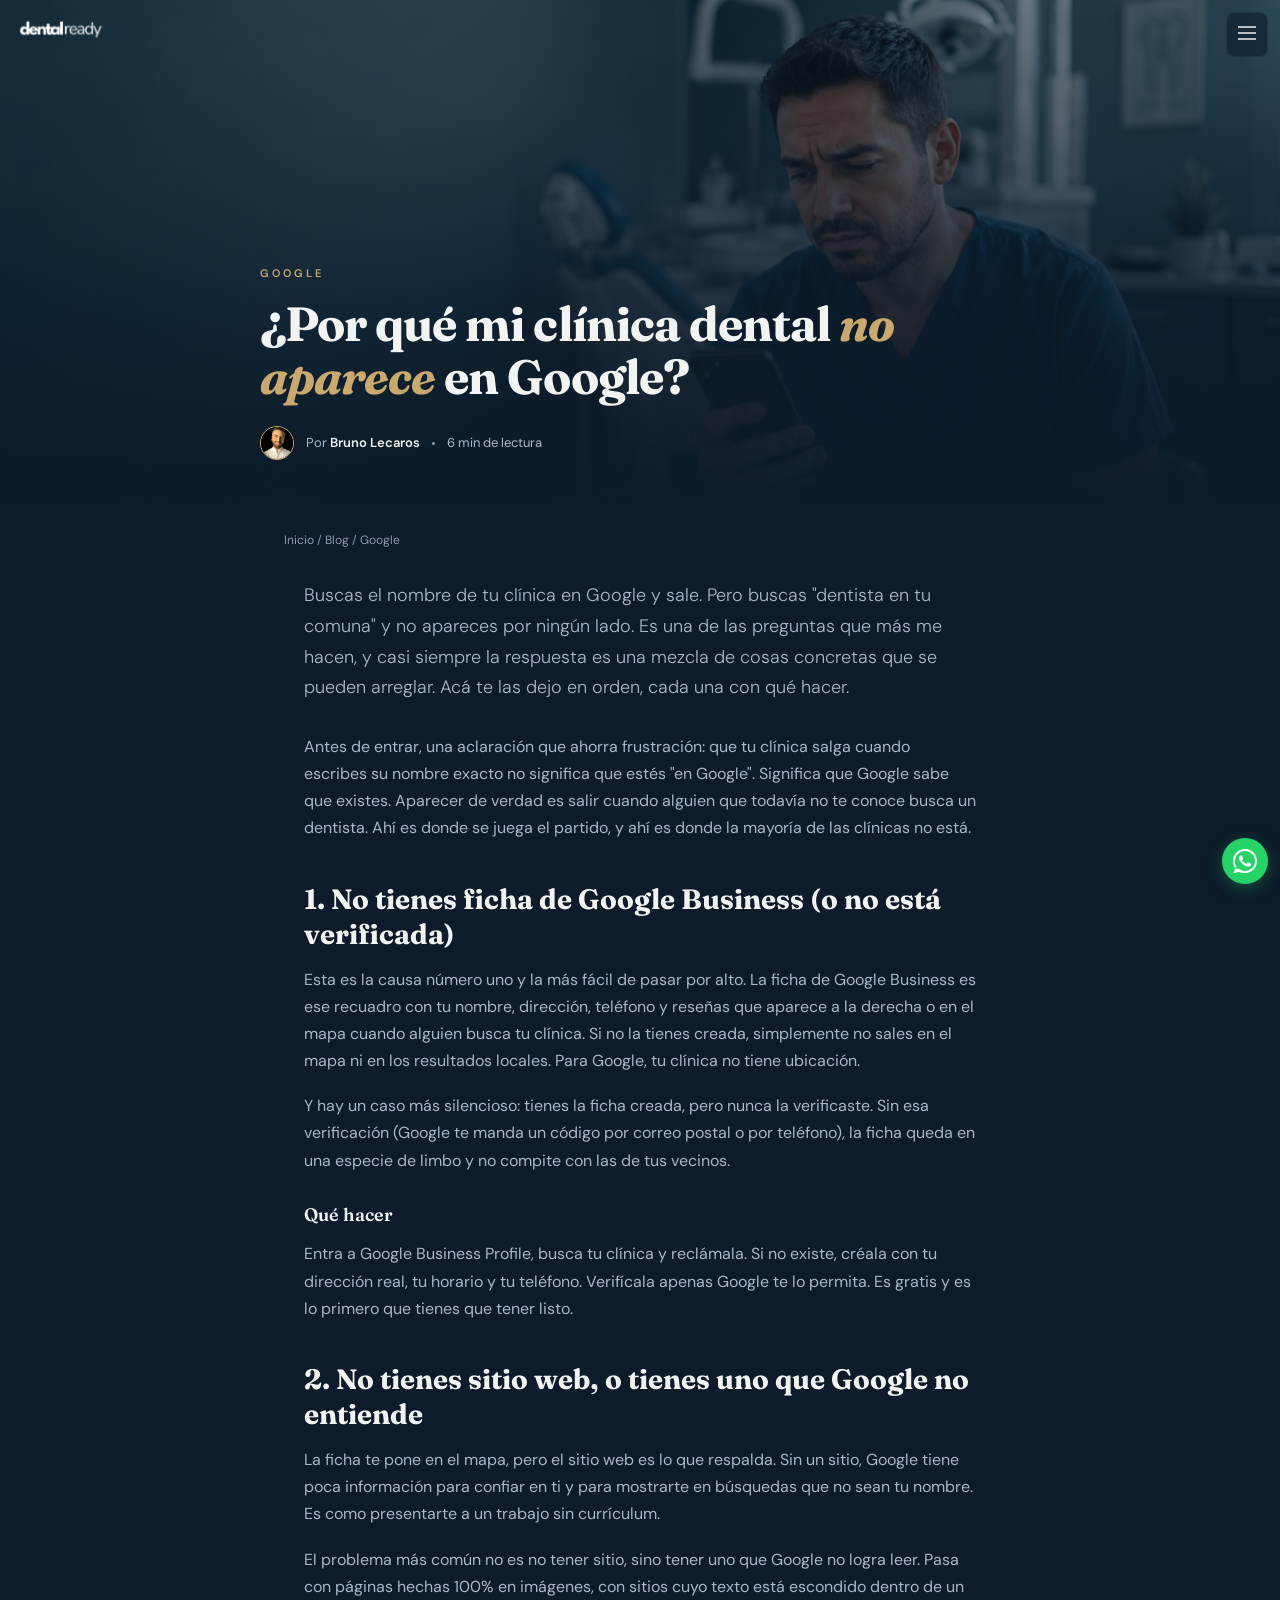
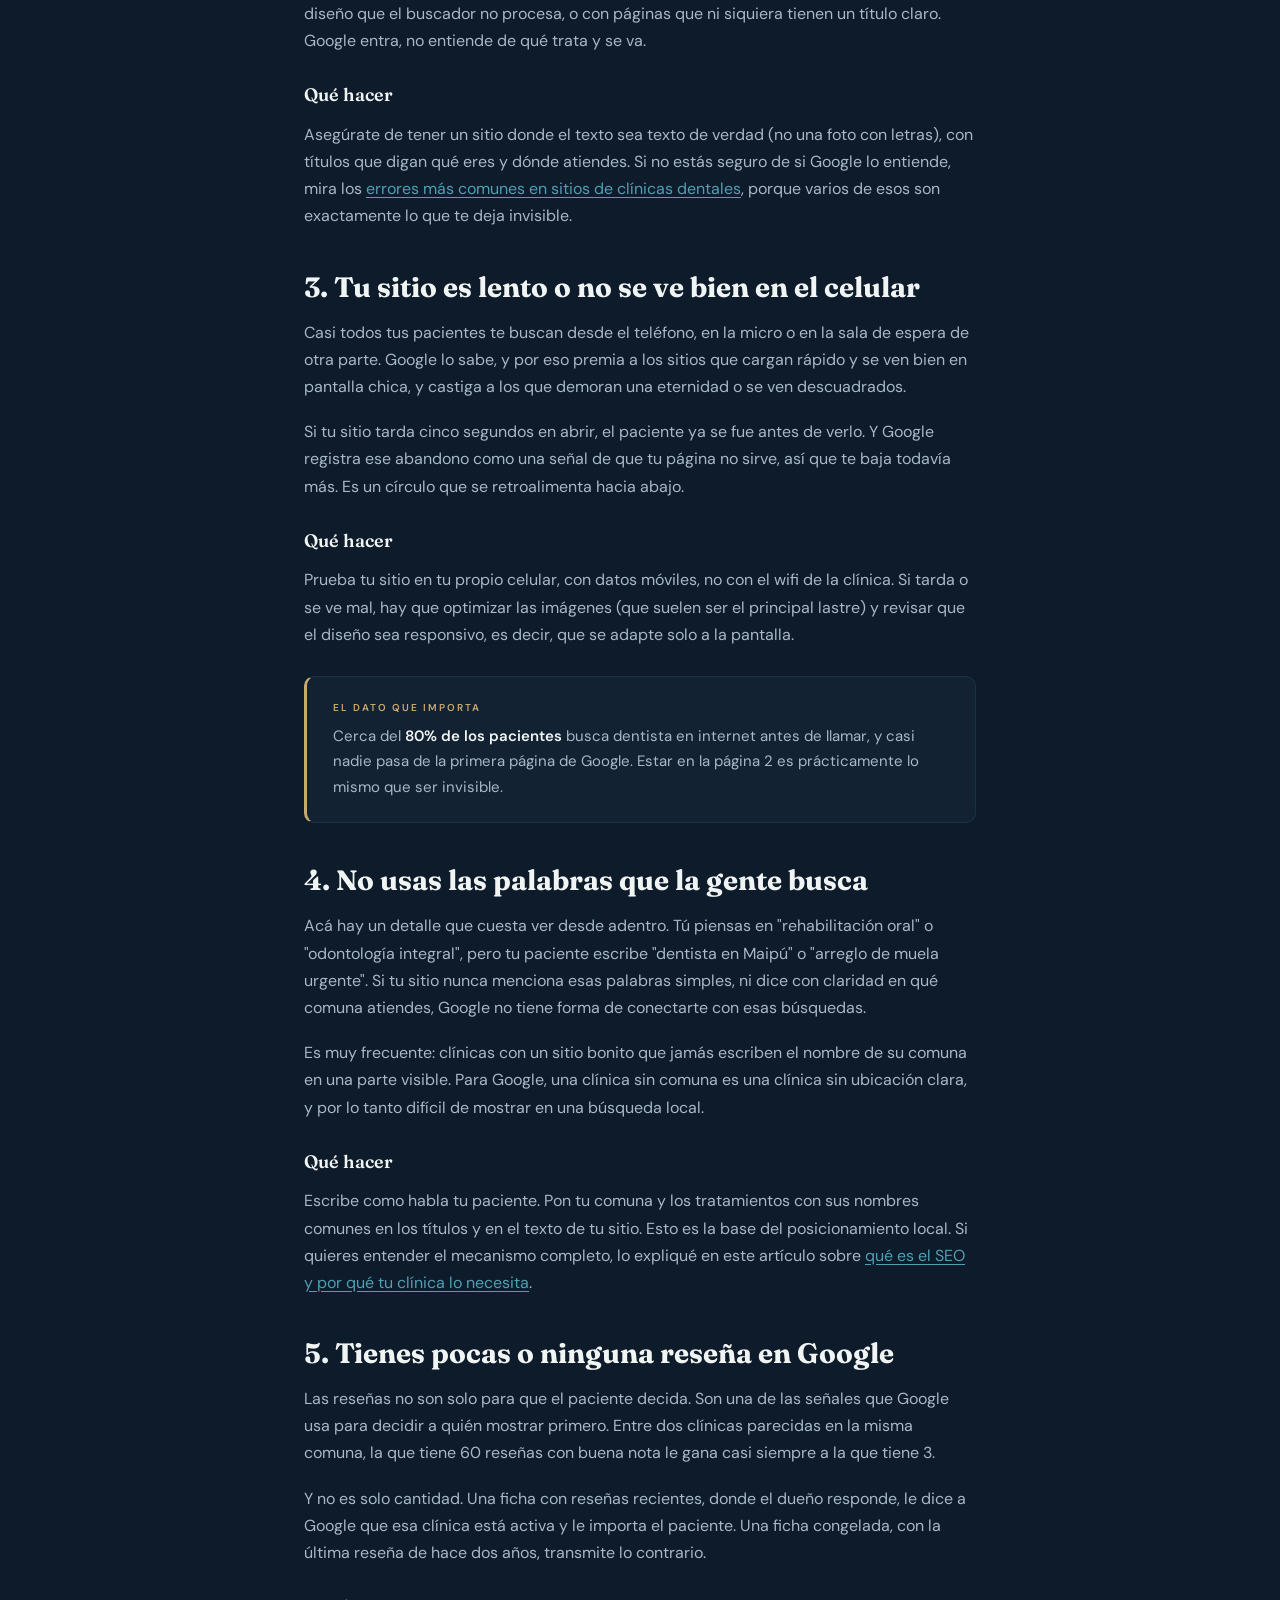
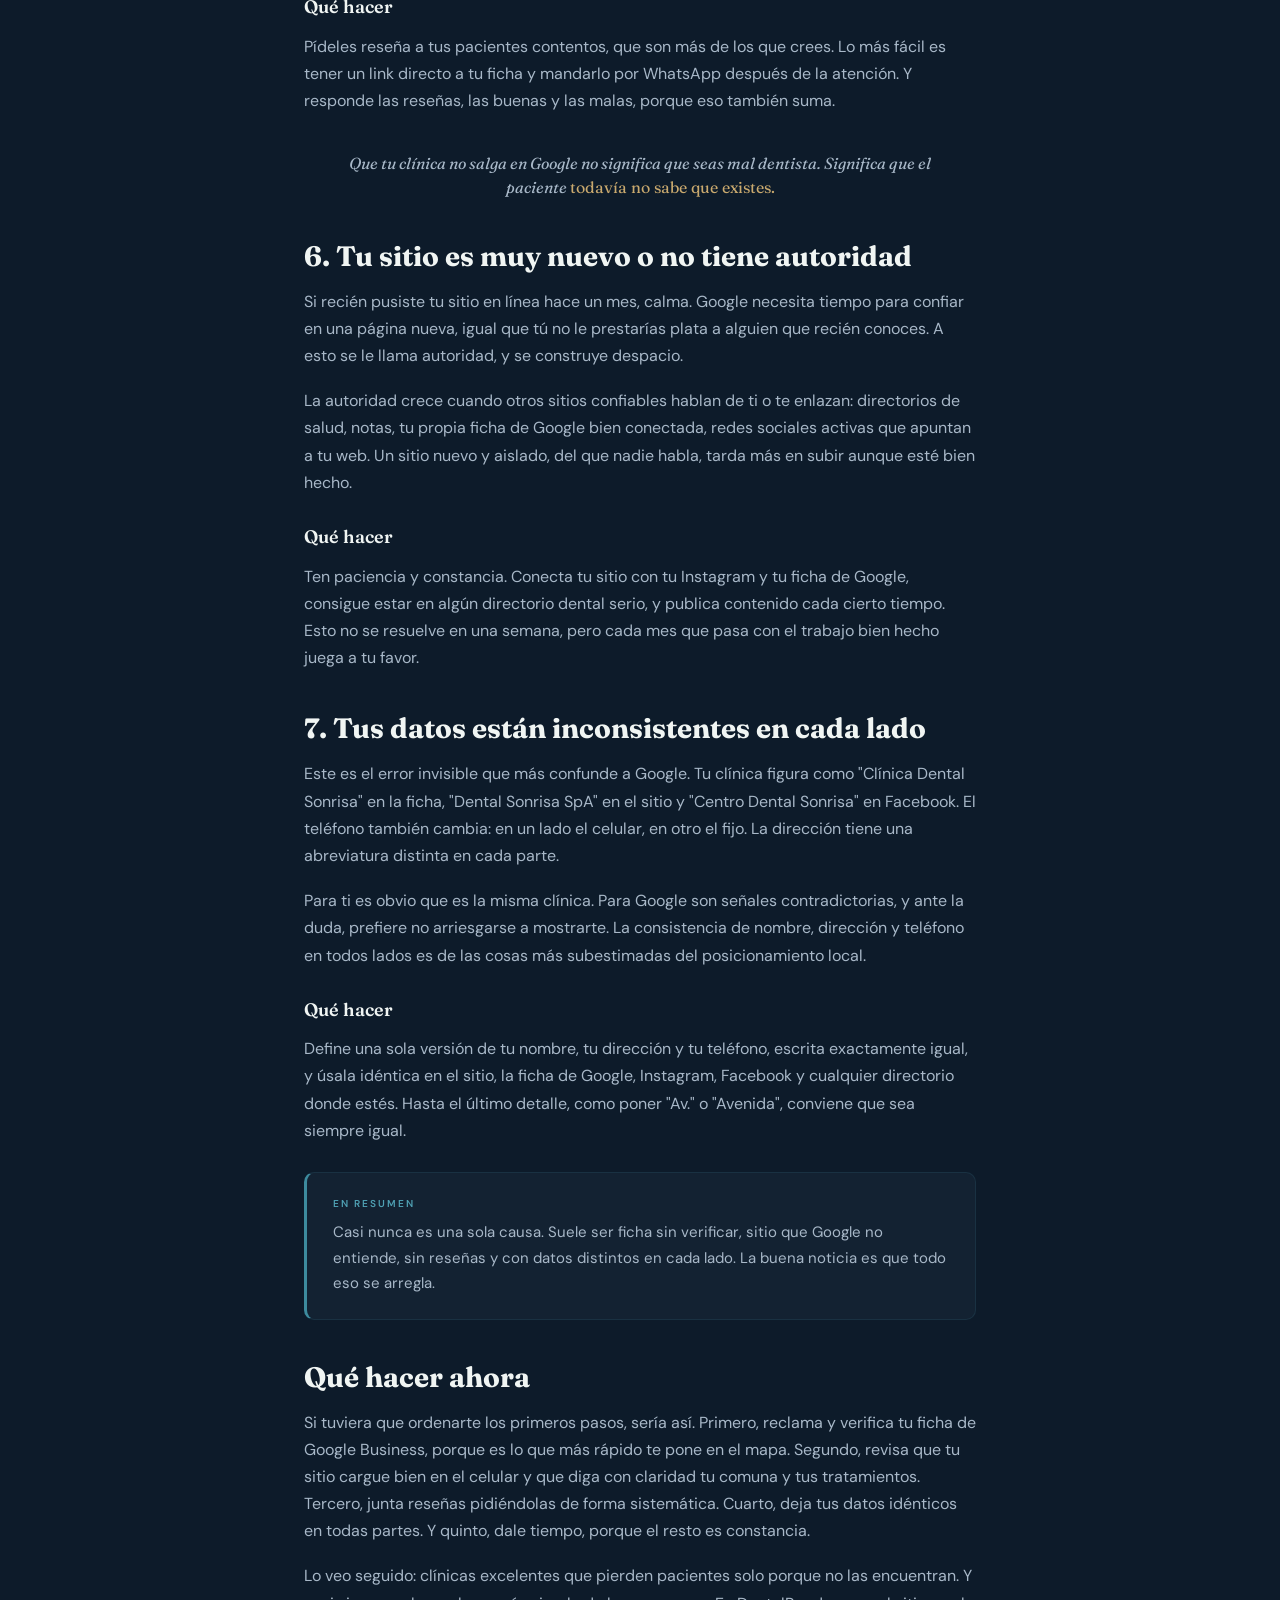
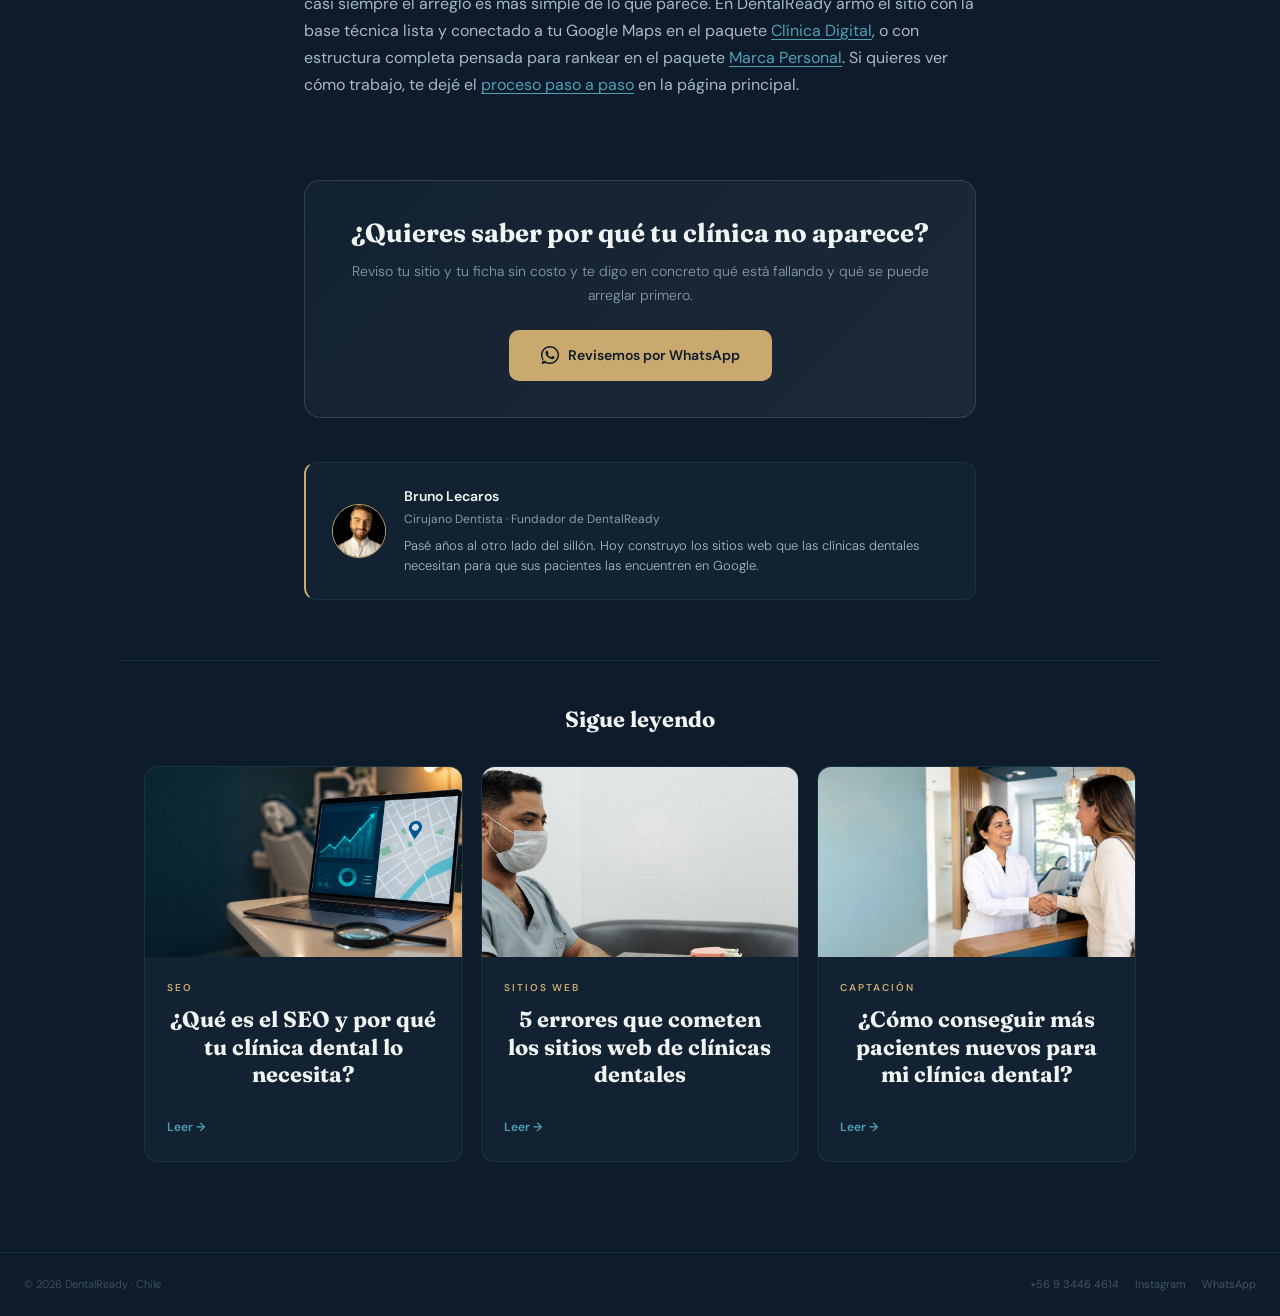
<file: blog/por-que-mi-clinica-no-aparece-en-google.html>
<!DOCTYPE html>
<html lang="es">
<head>
    <meta charset="UTF-8">
    <meta name="viewport" content="width=device-width, initial-scale=1.0">
    <title>¿Por qué mi clínica dental no aparece en Google? | DentalReady</title>
    <meta name="description" content="Las 7 razones reales por las que una clínica dental no aparece en Google, con su solución. Explicado en simple por un dentista para dentistas en Chile.">
    <meta name="keywords" content="por que no aparezco en google, clinica dental no aparece en google, dentista no sale en google, ficha google business dentista, aparecer en google clinica dental chile">
    <meta name="author" content="Bruno Lecaros">
    <meta name="robots" content="index, follow">
    <link rel="canonical" href="https://dentalready.cl/blog/por-que-mi-clinica-no-aparece-en-google.html">

    <link rel="icon" type="image/svg+xml" href="../assets/favicon.svg">
    <link rel="apple-touch-icon" sizes="180x180" href="../assets/apple-touch-icon.png">
    <link rel="shortcut icon" href="../assets/favicon.ico">

    <meta property="og:type" content="article">
    <meta property="og:url" content="https://dentalready.cl/blog/por-que-mi-clinica-no-aparece-en-google.html">
    <meta property="og:title" content="¿Por qué mi clínica dental no aparece en Google?">
    <meta property="og:description" content="Las 7 razones reales por las que tu clínica queda invisible en Google, con su solución. En simple, escrito por un dentista.">
    <meta property="og:image" content="https://dentalready.cl/blog/assets/por-que-mi-clinica-no-aparece-en-google.jpg">
    <meta property="og:locale" content="es_CL">
    <meta property="og:site_name" content="DentalReady">
    <meta name="twitter:card" content="summary_large_image">
    <meta name="twitter:image" content="https://dentalready.cl/blog/assets/por-que-mi-clinica-no-aparece-en-google.jpg">

    <script type="application/ld+json">
    {
      "@context": "https://schema.org",
      "@type": "BlogPosting",
      "headline": "¿Por qué mi clínica dental no aparece en Google?",
      "description": "Las 7 razones reales por las que una clínica dental no aparece en Google, con su solución. Explicado en simple por un dentista.",
      "image": "https://dentalready.cl/blog/assets/por-que-mi-clinica-no-aparece-en-google.jpg",
      "datePublished": "2026-06-23",
      "dateModified": "2026-06-23",
      "inLanguage": "es-CL",
      "author": { "@type": "Person", "name": "Bruno Lecaros", "jobTitle": "Cirujano Dentista", "url": "https://drbrunolecaros.cl" },
      "publisher": { "@type": "Organization", "name": "DentalReady", "logo": { "@type": "ImageObject", "url": "https://dentalready.cl/assets/logo/1.png" } },
      "mainEntityOfPage": "https://dentalready.cl/blog/por-que-mi-clinica-no-aparece-en-google.html"
    }
    </script>

    <link rel="preconnect" href="https://fonts.googleapis.com">
    <link rel="preconnect" href="https://fonts.gstatic.com" crossorigin>
    <link href="https://fonts.googleapis.com/css2?family=Fraunces:ital,wght@0,400;0,500;0,600;0,700;0,800;1,400;1,500&family=DM+Sans:wght@300;400;500;600;700&display=swap" rel="stylesheet">
    <link rel="stylesheet" href="blog.css">
</head>
<body>
    <a href="../index.html" class="blog-home"><img src="../assets/logo/1.png" alt="DentalReady"></a>
    <button class="burger" onclick="document.getElementById('nav-mobile').classList.add('open')" aria-label="Abrir menú">
        <svg viewBox="0 0 24 24" fill="none"><line x1="3" y1="6" x2="21" y2="6"></line><line x1="3" y1="12" x2="21" y2="12"></line><line x1="3" y1="18" x2="21" y2="18"></line></svg>
    </button>
    <div class="nav-overlay" id="nav-mobile">
        <button class="nav-close" onclick="document.getElementById('nav-mobile').classList.remove('open')" aria-label="Cerrar menú">
            <svg viewBox="0 0 24 24" fill="none"><line x1="18" y1="6" x2="6" y2="18"></line><line x1="6" y1="6" x2="18" y2="18"></line></svg>
        </button>
        <a href="../index.html#problema">Por Qué</a>
        <a href="../index.html#proceso">Proceso</a>
        <a href="../index.html#paquetes">Paquetes</a>
        <a href="index.html">Blog</a>
        <a href="https://wa.me/56934464614?text=Hola%20Bruno%2C%20me%20interesa%20DentalReady" class="nav-cta-mobile">Hablemos</a>
    </div>

    <article>
        <header class="article-hero">
            <div class="article-hero-bg" style="background-image:url('assets/por-que-mi-clinica-no-aparece-en-google.jpg')"></div>
            <div class="article-hero-inner">
                <p class="eyebrow">Google</p>
                <h1>¿Por qué mi clínica dental <em>no aparece</em> en Google?</h1>
                <div class="article-meta">
                    <img src="../assets/founder-avatar.jpg?v=2" alt="Bruno Lecaros">
                    <span>Por <b>Bruno Lecaros</b></span>
                    <span class="dot"></span>
                    <span>6 min de lectura</span>
                </div>
            </div>
        </header>

        <nav class="breadcrumb"><a href="../index.html">Inicio</a> / <a href="index.html">Blog</a> / Google</nav>

        <div class="article-body">
            <p class="lead">Buscas el nombre de tu clínica en Google y sale. Pero buscas "dentista en tu comuna" y no apareces por ningún lado. Es una de las preguntas que más me hacen, y casi siempre la respuesta es una mezcla de cosas concretas que se pueden arreglar. Acá te las dejo en orden, cada una con qué hacer.</p>

            <p>Antes de entrar, una aclaración que ahorra frustración: que tu clínica salga cuando escribes su nombre exacto no significa que estés "en Google". Significa que Google sabe que existes. Aparecer de verdad es salir cuando alguien que todavía no te conoce busca un dentista. Ahí es donde se juega el partido, y ahí es donde la mayoría de las clínicas no está.</p>

            <h2>1. No tienes ficha de Google Business (o no está verificada)</h2>
            <p>Esta es la causa número uno y la más fácil de pasar por alto. La ficha de Google Business es ese recuadro con tu nombre, dirección, teléfono y reseñas que aparece a la derecha o en el mapa cuando alguien busca tu clínica. Si no la tienes creada, simplemente no sales en el mapa ni en los resultados locales. Para Google, tu clínica no tiene ubicación.</p>
            <p>Y hay un caso más silencioso: tienes la ficha creada, pero nunca la verificaste. Sin esa verificación (Google te manda un código por correo postal o por teléfono), la ficha queda en una especie de limbo y no compite con las de tus vecinos.</p>
            <h3>Qué hacer</h3>
            <p>Entra a Google Business Profile, busca tu clínica y reclámala. Si no existe, créala con tu dirección real, tu horario y tu teléfono. Verifícala apenas Google te lo permita. Es gratis y es lo primero que tienes que tener listo.</p>

            <h2>2. No tienes sitio web, o tienes uno que Google no entiende</h2>
            <p>La ficha te pone en el mapa, pero el sitio web es lo que respalda. Sin un sitio, Google tiene poca información para confiar en ti y para mostrarte en búsquedas que no sean tu nombre. Es como presentarte a un trabajo sin currículum.</p>
            <p>El problema más común no es no tener sitio, sino tener uno que Google no logra leer. Pasa con páginas hechas 100% en imágenes, con sitios cuyo texto está escondido dentro de un diseño que el buscador no procesa, o con páginas que ni siquiera tienen un título claro. Google entra, no entiende de qué trata y se va.</p>
            <h3>Qué hacer</h3>
            <p>Asegúrate de tener un sitio donde el texto sea texto de verdad (no una foto con letras), con títulos que digan qué eres y dónde atiendes. Si no estás seguro de si Google lo entiende, mira los <a class="inline" href="5-errores-sitios-web-clinicas-dentales.html">errores más comunes en sitios de clínicas dentales</a>, porque varios de esos son exactamente lo que te deja invisible.</p>

            <h2>3. Tu sitio es lento o no se ve bien en el celular</h2>
            <p>Casi todos tus pacientes te buscan desde el teléfono, en la micro o en la sala de espera de otra parte. Google lo sabe, y por eso premia a los sitios que cargan rápido y se ven bien en pantalla chica, y castiga a los que demoran una eternidad o se ven descuadrados.</p>
            <p>Si tu sitio tarda cinco segundos en abrir, el paciente ya se fue antes de verlo. Y Google registra ese abandono como una señal de que tu página no sirve, así que te baja todavía más. Es un círculo que se retroalimenta hacia abajo.</p>
            <h3>Qué hacer</h3>
            <p>Prueba tu sitio en tu propio celular, con datos móviles, no con el wifi de la clínica. Si tarda o se ve mal, hay que optimizar las imágenes (que suelen ser el principal lastre) y revisar que el diseño sea responsivo, es decir, que se adapte solo a la pantalla.</p>

            <div class="callout">
                <span class="callout-label">El dato que importa</span>
                <p>Cerca del <strong>80% de los pacientes</strong> busca dentista en internet antes de llamar, y casi nadie pasa de la primera página de Google. Estar en la página 2 es prácticamente lo mismo que ser invisible.</p>
            </div>

            <h2>4. No usas las palabras que la gente busca</h2>
            <p>Acá hay un detalle que cuesta ver desde adentro. Tú piensas en "rehabilitación oral" o "odontología integral", pero tu paciente escribe "dentista en Maipú" o "arreglo de muela urgente". Si tu sitio nunca menciona esas palabras simples, ni dice con claridad en qué comuna atiendes, Google no tiene forma de conectarte con esas búsquedas.</p>
            <p>Es muy frecuente: clínicas con un sitio bonito que jamás escriben el nombre de su comuna en una parte visible. Para Google, una clínica sin comuna es una clínica sin ubicación clara, y por lo tanto difícil de mostrar en una búsqueda local.</p>
            <h3>Qué hacer</h3>
            <p>Escribe como habla tu paciente. Pon tu comuna y los tratamientos con sus nombres comunes en los títulos y en el texto de tu sitio. Esto es la base del posicionamiento local. Si quieres entender el mecanismo completo, lo expliqué en este artículo sobre <a class="inline" href="que-es-seo-para-dentistas.html">qué es el SEO y por qué tu clínica lo necesita</a>.</p>

            <h2>5. Tienes pocas o ninguna reseña en Google</h2>
            <p>Las reseñas no son solo para que el paciente decida. Son una de las señales que Google usa para decidir a quién mostrar primero. Entre dos clínicas parecidas en la misma comuna, la que tiene 60 reseñas con buena nota le gana casi siempre a la que tiene 3.</p>
            <p>Y no es solo cantidad. Una ficha con reseñas recientes, donde el dueño responde, le dice a Google que esa clínica está activa y le importa el paciente. Una ficha congelada, con la última reseña de hace dos años, transmite lo contrario.</p>
            <h3>Qué hacer</h3>
            <p>Pídeles reseña a tus pacientes contentos, que son más de los que crees. Lo más fácil es tener un link directo a tu ficha y mandarlo por WhatsApp después de la atención. Y responde las reseñas, las buenas y las malas, porque eso también suma.</p>

            <p class="pullquote">Que tu clínica no salga en Google no significa que seas mal dentista. Significa que el paciente <span>todavía no sabe que existes.</span></p>

            <h2>6. Tu sitio es muy nuevo o no tiene autoridad</h2>
            <p>Si recién pusiste tu sitio en línea hace un mes, calma. Google necesita tiempo para confiar en una página nueva, igual que tú no le prestarías plata a alguien que recién conoces. A esto se le llama autoridad, y se construye despacio.</p>
            <p>La autoridad crece cuando otros sitios confiables hablan de ti o te enlazan: directorios de salud, notas, tu propia ficha de Google bien conectada, redes sociales activas que apuntan a tu web. Un sitio nuevo y aislado, del que nadie habla, tarda más en subir aunque esté bien hecho.</p>
            <h3>Qué hacer</h3>
            <p>Ten paciencia y constancia. Conecta tu sitio con tu Instagram y tu ficha de Google, consigue estar en algún directorio dental serio, y publica contenido cada cierto tiempo. Esto no se resuelve en una semana, pero cada mes que pasa con el trabajo bien hecho juega a tu favor.</p>

            <h2>7. Tus datos están inconsistentes en cada lado</h2>
            <p>Este es el error invisible que más confunde a Google. Tu clínica figura como "Clínica Dental Sonrisa" en la ficha, "Dental Sonrisa SpA" en el sitio y "Centro Dental Sonrisa" en Facebook. El teléfono también cambia: en un lado el celular, en otro el fijo. La dirección tiene una abreviatura distinta en cada parte.</p>
            <p>Para ti es obvio que es la misma clínica. Para Google son señales contradictorias, y ante la duda, prefiere no arriesgarse a mostrarte. La consistencia de nombre, dirección y teléfono en todos lados es de las cosas más subestimadas del posicionamiento local.</p>
            <h3>Qué hacer</h3>
            <p>Define una sola versión de tu nombre, tu dirección y tu teléfono, escrita exactamente igual, y úsala idéntica en el sitio, la ficha de Google, Instagram, Facebook y cualquier directorio donde estés. Hasta el último detalle, como poner "Av." o "Avenida", conviene que sea siempre igual.</p>

            <div class="callout teal">
                <span class="callout-label">En resumen</span>
                <p>Casi nunca es una sola causa. Suele ser ficha sin verificar, sitio que Google no entiende, sin reseñas y con datos distintos en cada lado. La buena noticia es que todo eso se arregla.</p>
            </div>

            <h2>Qué hacer ahora</h2>
            <p>Si tuviera que ordenarte los primeros pasos, sería así. Primero, reclama y verifica tu ficha de Google Business, porque es lo que más rápido te pone en el mapa. Segundo, revisa que tu sitio cargue bien en el celular y que diga con claridad tu comuna y tus tratamientos. Tercero, junta reseñas pidiéndolas de forma sistemática. Cuarto, deja tus datos idénticos en todas partes. Y quinto, dale tiempo, porque el resto es constancia.</p>
            <p>Lo veo seguido: clínicas excelentes que pierden pacientes solo porque no las encuentran. Y casi siempre el arreglo es más simple de lo que parece. En DentalReady armo el sitio con la base técnica lista y conectado a tu Google Maps en el paquete <a class="inline" href="../index.html#paquetes">Clínica Digital</a>, o con estructura completa pensada para rankear en el paquete <a class="inline" href="../index.html#paquetes">Marca Personal</a>. Si quieres ver cómo trabajo, te dejé el <a class="inline" href="../index.html#proceso">proceso paso a paso</a> en la página principal.</p>
        </div>

        <div class="article-cta">
            <div class="article-cta-box">
                <h3>¿Quieres saber por qué tu clínica no aparece?</h3>
                <p>Reviso tu sitio y tu ficha sin costo y te digo en concreto qué está fallando y qué se puede arreglar primero.</p>
                <a class="wa-btn" href="https://wa.me/56934464614?text=Hola%20Bruno%2C%20quiero%20saber%20por%20qu%C3%A9%20mi%20cl%C3%ADnica%20no%20aparece%20en%20Google" target="_blank" rel="noopener">
                    <svg viewBox="0 0 24 24"><path d="M17.472 14.382c-.297-.149-1.758-.867-2.03-.967-.273-.099-.471-.148-.67.15-.197.297-.767.966-.94 1.164-.173.199-.347.223-.644.075-.297-.15-1.255-.463-2.39-1.475-.883-.788-1.48-1.761-1.653-2.059-.173-.297-.018-.458.13-.606.134-.133.298-.347.446-.52.149-.174.198-.298.298-.497.099-.198.05-.371-.025-.52-.075-.149-.669-1.612-.916-2.207-.242-.579-.487-.5-.669-.51-.173-.008-.371-.01-.57-.01-.198 0-.52.074-.792.372-.272.297-1.04 1.016-1.04 2.479 0 1.462 1.065 2.875 1.213 3.074.149.198 2.096 3.2 5.077 4.487.709.306 1.262.489 1.694.625.712.227 1.36.195 1.871.118.571-.085 1.758-.719 2.006-1.413.248-.694.248-1.289.173-1.413-.074-.124-.272-.198-.57-.347z"/><path d="M12 0C5.373 0 0 5.373 0 12c0 2.625.846 5.059 2.284 7.034L.789 23.492a.5.5 0 00.612.616l4.529-1.459A11.94 11.94 0 0012 24c6.627 0 12-5.373 12-12S18.627 0 12 0zm0 22c-2.347 0-4.518-.804-6.237-2.152l-.436-.348-2.684.865.882-2.631-.379-.453A9.963 9.963 0 012 12C2 6.486 6.486 2 12 2s10 4.486 10 10-4.486 10-10 10z"/></svg>
                    Revisemos por WhatsApp
                </a>
            </div>
        </div>

        <div class="author-box">
            <div class="author-box-inner">
                <img src="../assets/founder-avatar.jpg?v=2" alt="Bruno Lecaros">
                <div>
                    <div class="name">Bruno Lecaros</div>
                    <div class="role">Cirujano Dentista · Fundador de DentalReady</div>
                    <div class="bio">Pasé años al otro lado del sillón. Hoy construyo los sitios web que las clínicas dentales necesitan para que sus pacientes las encuentren en Google.</div>
                </div>
            </div>
        </div>

        <section class="related">
            <h2>Sigue leyendo</h2>
            <div class="related-grid">
                <a class="post-card" href="que-es-seo-para-dentistas.html">
                    <img class="post-card-cover" src="assets/que-es-seo-clinica-dental.jpg" alt="Qué es el SEO para una clínica dental" loading="lazy" width="1200" height="630">
                    <div class="post-card-body"><span class="post-card-cat">SEO</span><h2>¿Qué es el SEO y por qué tu clínica dental lo necesita?</h2><span class="post-card-more">Leer →</span></div>
                </a>
                <a class="post-card" href="5-errores-sitios-web-clinicas-dentales.html">
                    <img class="post-card-cover" src="assets/errores-comunes-sitio-web-dental-clinica.jpg" alt="Errores comunes en sitios web de clínicas dentales" loading="lazy" width="1200" height="630">
                    <div class="post-card-body"><span class="post-card-cat">Sitios web</span><h2>5 errores que cometen los sitios web de clínicas dentales</h2><span class="post-card-more">Leer →</span></div>
                </a>
                <a class="post-card" href="como-conseguir-mas-pacientes-clinica-dental.html">
                    <img class="post-card-cover" src="assets/como-conseguir-mas-pacientes-clinica-dental.jpg" alt="Cómo conseguir más pacientes nuevos para tu clínica dental" loading="lazy" width="1200" height="630">
                    <div class="post-card-body"><span class="post-card-cat">Captación</span><h2>¿Cómo conseguir más pacientes nuevos para mi clínica dental?</h2><span class="post-card-more">Leer →</span></div>
                </a>
            </div>
        </section>
    </article>

    <footer>
        <p>&copy; 2026 DentalReady · Chile</p>
        <div class="footer-links">
            <a href="tel:+56934464614">+56 9 3446 4614</a>
            <a href="https://www.instagram.com/dentalready.cl/" target="_blank" rel="noopener">Instagram</a>
            <a href="https://wa.me/56934464614" target="_blank" rel="noopener">WhatsApp</a>
        </div>
    </footer>
    <a href="https://wa.me/56934464614?text=Hola%20Bruno%2C%20quiero%20saber%20m%C3%A1s%20sobre%20DentalReady" target="_blank" rel="noopener" class="wa-float" aria-label="WhatsApp">
        <svg viewBox="0 0 24 24"><path d="M17.472 14.382c-.297-.149-1.758-.867-2.03-.967-.273-.099-.471-.148-.67.15-.197.297-.767.966-.94 1.164-.173.199-.347.223-.644.075-.297-.15-1.255-.463-2.39-1.475-.883-.788-1.48-1.761-1.653-2.059-.173-.297-.018-.458.13-.606.134-.133.298-.347.446-.52.149-.174.198-.298.298-.497.099-.198.05-.371-.025-.52-.075-.149-.669-1.612-.916-2.207-.242-.579-.487-.5-.669-.51-.173-.008-.371-.01-.57-.01-.198 0-.52.074-.792.372-.272.297-1.04 1.016-1.04 2.479 0 1.462 1.065 2.875 1.213 3.074.149.198 2.096 3.2 5.077 4.487.709.306 1.262.489 1.694.625.712.227 1.36.195 1.871.118.571-.085 1.758-.719 2.006-1.413.248-.694.248-1.289.173-1.413-.074-.124-.272-.198-.57-.347z"/><path d="M12 0C5.373 0 0 5.373 0 12c0 2.625.846 5.059 2.284 7.034L.789 23.492a.5.5 0 00.612.616l4.529-1.459A11.94 11.94 0 0012 24c6.627 0 12-5.373 12-12S18.627 0 12 0zm0 22c-2.347 0-4.518-.804-6.237-2.152l-.436-.348-2.684.865.882-2.631-.379-.453A9.963 9.963 0 012 12C2 6.486 6.486 2 12 2s10 4.486 10 10-4.486 10-10 10z"/></svg>
    </a>
</body>
</html>
</file>
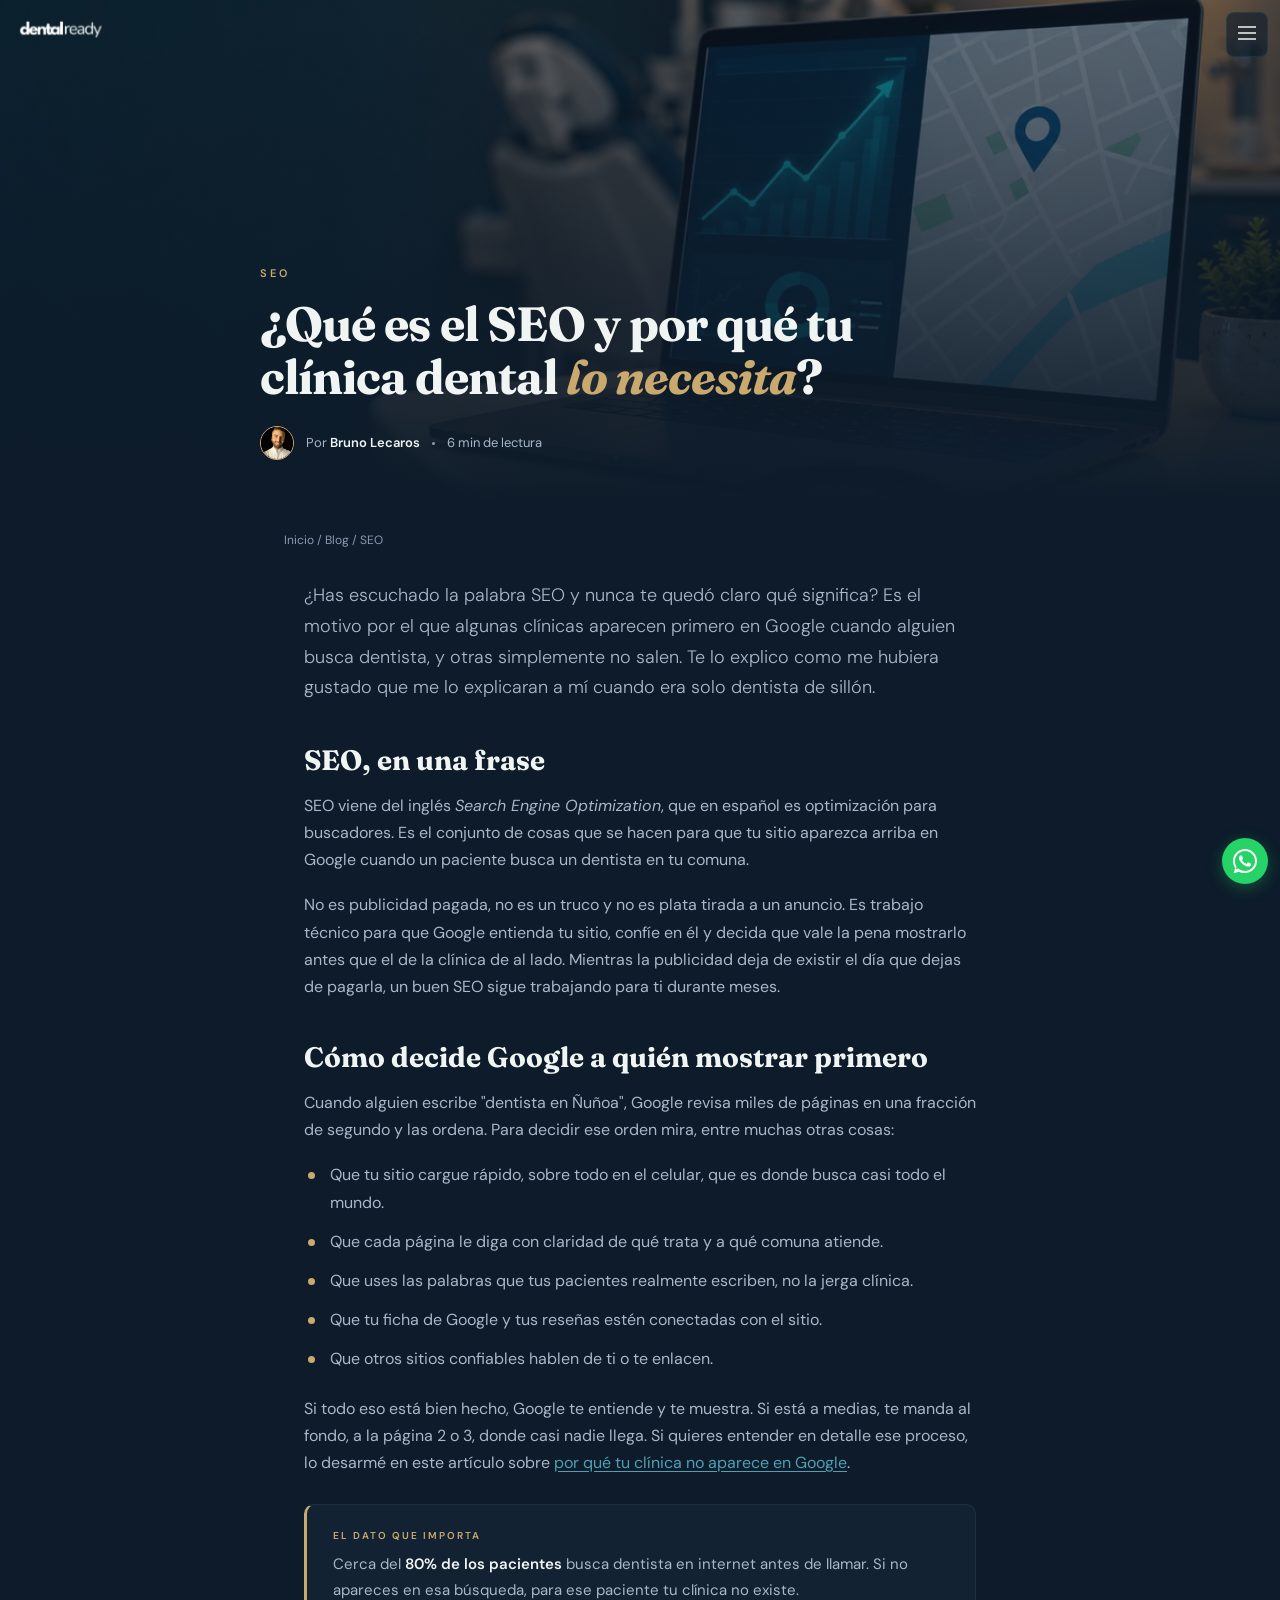
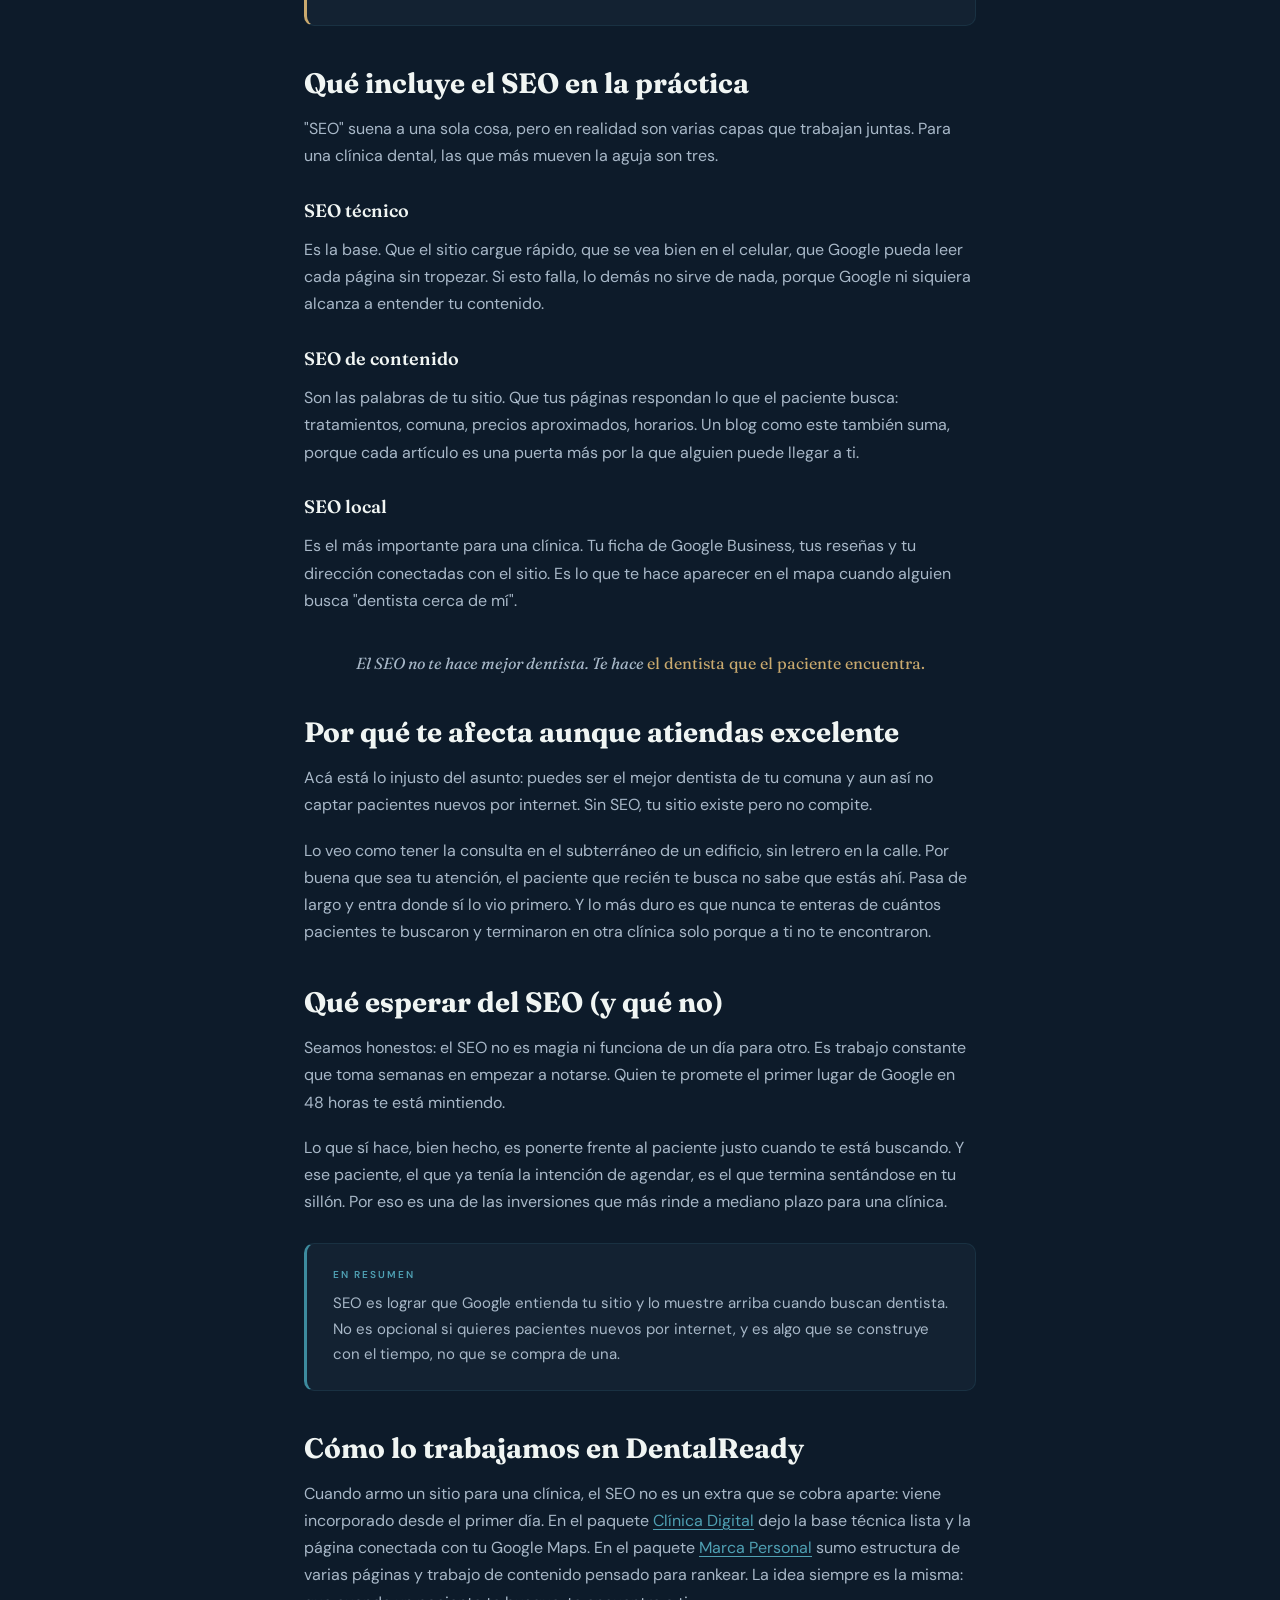
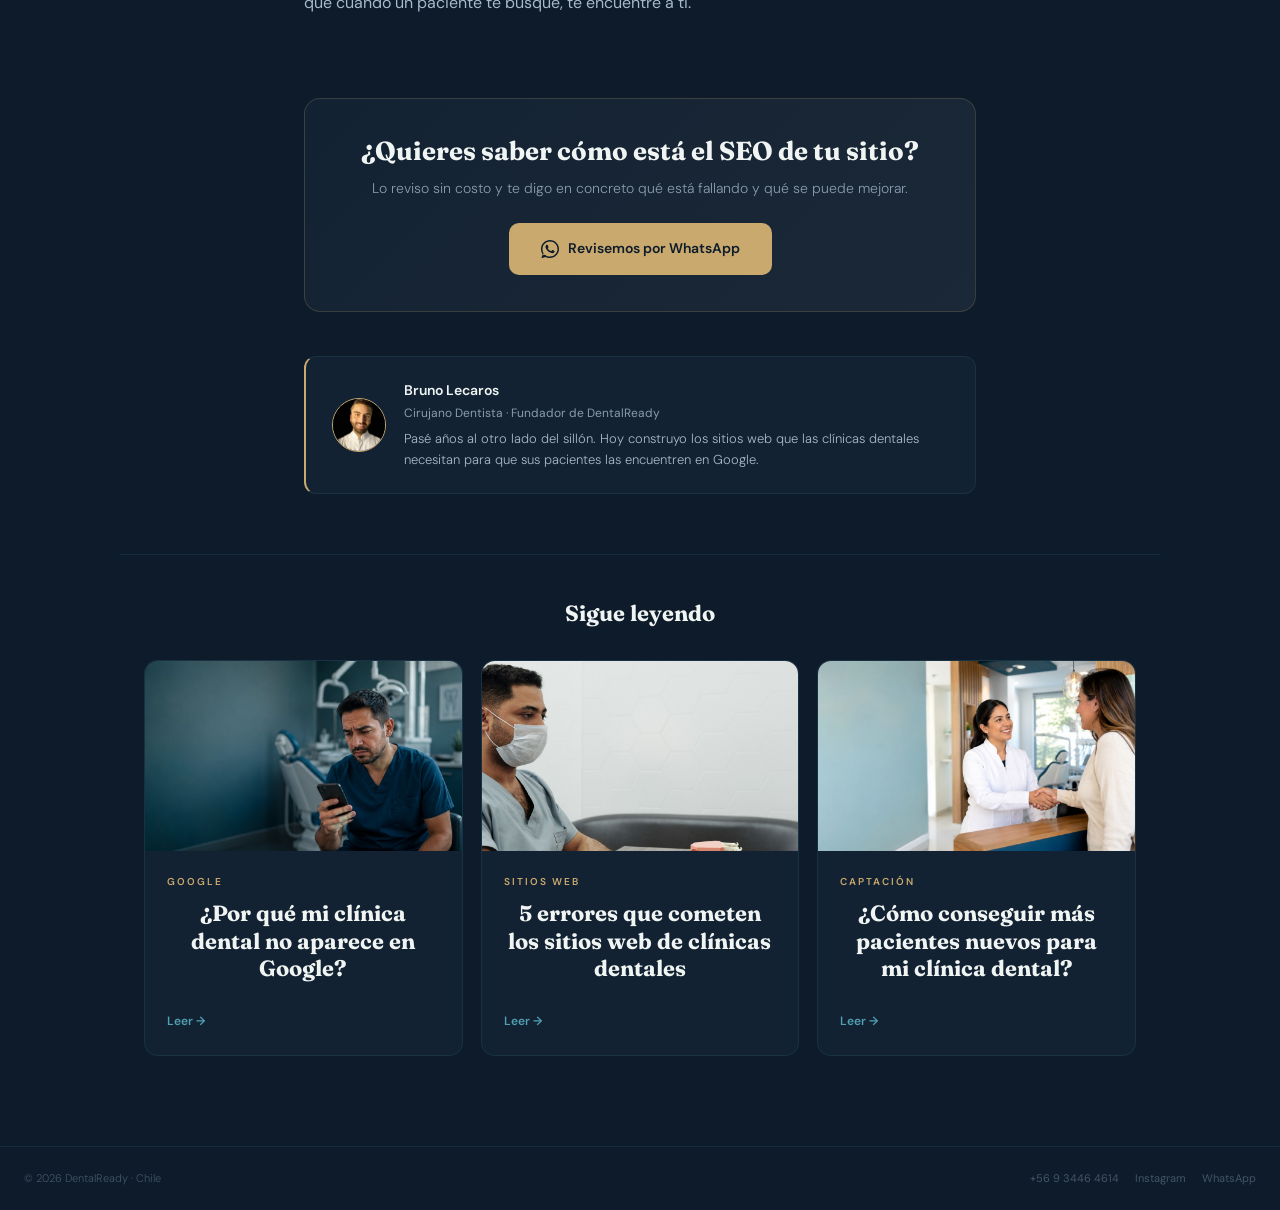
<file: blog/que-es-seo-para-dentistas.html>
<!DOCTYPE html>
<html lang="es">
<head>
    <meta charset="UTF-8">
    <meta name="viewport" content="width=device-width, initial-scale=1.0">
    <title>¿Qué es el SEO y por qué tu clínica dental lo necesita? | DentalReady</title>
    <meta name="description" content="Qué es el SEO en simple y por qué decide que algunas clínicas dentales aparezcan primero en Google y otras queden invisibles. Guía para dentistas en Chile.">
    <meta name="keywords" content="que es seo, seo para dentistas, seo clinica dental, posicionamiento google dentista chile, aparecer en google clinica dental">
    <meta name="author" content="Bruno Lecaros">
    <meta name="robots" content="index, follow">
    <link rel="canonical" href="https://dentalready.cl/blog/que-es-seo-para-dentistas.html">

    <link rel="icon" type="image/svg+xml" href="../assets/favicon.svg">
    <link rel="apple-touch-icon" sizes="180x180" href="../assets/apple-touch-icon.png">
    <link rel="shortcut icon" href="../assets/favicon.ico">

    <meta property="og:type" content="article">
    <meta property="og:url" content="https://dentalready.cl/blog/que-es-seo-para-dentistas.html">
    <meta property="og:title" content="¿Qué es el SEO y por qué tu clínica dental lo necesita?">
    <meta property="og:description" content="El motivo por el que algunas clínicas aparecen primero en Google y otras quedan invisibles. En simple, escrito por un dentista.">
    <meta property="og:image" content="https://dentalready.cl/blog/assets/que-es-seo-clinica-dental.jpg">
    <meta property="og:locale" content="es_CL">
    <meta property="og:site_name" content="DentalReady">
    <meta name="twitter:card" content="summary_large_image">
    <meta name="twitter:image" content="https://dentalready.cl/blog/assets/que-es-seo-clinica-dental.jpg">

    <script type="application/ld+json">
    {
      "@context": "https://schema.org",
      "@type": "BlogPosting",
      "headline": "¿Qué es el SEO y por qué tu clínica dental lo necesita?",
      "description": "Qué es el SEO en simple y por qué decide que algunas clínicas dentales aparezcan primero en Google y otras queden invisibles.",
      "image": "https://dentalready.cl/blog/assets/que-es-seo-clinica-dental.jpg",
      "datePublished": "2026-06-23",
      "dateModified": "2026-06-23",
      "inLanguage": "es-CL",
      "author": { "@type": "Person", "name": "Bruno Lecaros", "jobTitle": "Cirujano Dentista", "url": "https://drbrunolecaros.cl" },
      "publisher": { "@type": "Organization", "name": "DentalReady", "logo": { "@type": "ImageObject", "url": "https://dentalready.cl/assets/logo/1.png" } },
      "mainEntityOfPage": "https://dentalready.cl/blog/que-es-seo-para-dentistas.html"
    }
    </script>

    <link rel="preconnect" href="https://fonts.googleapis.com">
    <link rel="preconnect" href="https://fonts.gstatic.com" crossorigin>
    <link href="https://fonts.googleapis.com/css2?family=Fraunces:ital,wght@0,400;0,500;0,600;0,700;0,800;1,400;1,500&family=DM+Sans:wght@300;400;500;600;700&display=swap" rel="stylesheet">
    <link rel="stylesheet" href="blog.css">
</head>
<body>
    <a href="../index.html" class="blog-home"><img src="../assets/logo/1.png" alt="DentalReady"></a>
    <button class="burger" onclick="document.getElementById('nav-mobile').classList.add('open')" aria-label="Abrir menú">
        <svg viewBox="0 0 24 24" fill="none"><line x1="3" y1="6" x2="21" y2="6"></line><line x1="3" y1="12" x2="21" y2="12"></line><line x1="3" y1="18" x2="21" y2="18"></line></svg>
    </button>
    <div class="nav-overlay" id="nav-mobile">
        <button class="nav-close" onclick="document.getElementById('nav-mobile').classList.remove('open')" aria-label="Cerrar menú">
            <svg viewBox="0 0 24 24" fill="none"><line x1="18" y1="6" x2="6" y2="18"></line><line x1="6" y1="6" x2="18" y2="18"></line></svg>
        </button>
        <a href="../index.html#problema">Por Qué</a>
        <a href="../index.html#proceso">Proceso</a>
        <a href="../index.html#paquetes">Paquetes</a>
        <a href="index.html">Blog</a>
        <a href="https://wa.me/56934464614?text=Hola%20Bruno%2C%20me%20interesa%20DentalReady" class="nav-cta-mobile">Hablemos</a>
    </div>

    <article>
        <header class="article-hero">
            <div class="article-hero-bg" style="background-image:url('assets/que-es-seo-clinica-dental.jpg')"></div>
            <div class="article-hero-inner">
                <p class="eyebrow">SEO</p>
                <h1>¿Qué es el SEO y por qué tu clínica dental <em>lo necesita</em>?</h1>
                <div class="article-meta">
                    <img src="../assets/founder-avatar.jpg?v=2" alt="Bruno Lecaros">
                    <span>Por <b>Bruno Lecaros</b></span>
                    <span class="dot"></span>
                    <span>6 min de lectura</span>
                </div>
            </div>
        </header>

        <nav class="breadcrumb"><a href="../index.html">Inicio</a> / <a href="index.html">Blog</a> / SEO</nav>

        <div class="article-body">
            <p class="lead">¿Has escuchado la palabra SEO y nunca te quedó claro qué significa? Es el motivo por el que algunas clínicas aparecen primero en Google cuando alguien busca dentista, y otras simplemente no salen. Te lo explico como me hubiera gustado que me lo explicaran a mí cuando era solo dentista de sillón.</p>

            <h2>SEO, en una frase</h2>
            <p>SEO viene del inglés <em>Search Engine Optimization</em>, que en español es optimización para buscadores. Es el conjunto de cosas que se hacen para que tu sitio aparezca arriba en Google cuando un paciente busca un dentista en tu comuna.</p>
            <p>No es publicidad pagada, no es un truco y no es plata tirada a un anuncio. Es trabajo técnico para que Google entienda tu sitio, confíe en él y decida que vale la pena mostrarlo antes que el de la clínica de al lado. Mientras la publicidad deja de existir el día que dejas de pagarla, un buen SEO sigue trabajando para ti durante meses.</p>

            <h2>Cómo decide Google a quién mostrar primero</h2>
            <p>Cuando alguien escribe "dentista en Ñuñoa", Google revisa miles de páginas en una fracción de segundo y las ordena. Para decidir ese orden mira, entre muchas otras cosas:</p>
            <ul>
                <li>Que tu sitio cargue rápido, sobre todo en el celular, que es donde busca casi todo el mundo.</li>
                <li>Que cada página le diga con claridad de qué trata y a qué comuna atiende.</li>
                <li>Que uses las palabras que tus pacientes realmente escriben, no la jerga clínica.</li>
                <li>Que tu ficha de Google y tus reseñas estén conectadas con el sitio.</li>
                <li>Que otros sitios confiables hablen de ti o te enlacen.</li>
            </ul>
            <p>Si todo eso está bien hecho, Google te entiende y te muestra. Si está a medias, te manda al fondo, a la página 2 o 3, donde casi nadie llega. Si quieres entender en detalle ese proceso, lo desarmé en este artículo sobre <a class="inline" href="por-que-mi-clinica-no-aparece-en-google.html">por qué tu clínica no aparece en Google</a>.</p>

            <div class="callout">
                <span class="callout-label">El dato que importa</span>
                <p>Cerca del <strong>80% de los pacientes</strong> busca dentista en internet antes de llamar. Si no apareces en esa búsqueda, para ese paciente tu clínica no existe.</p>
            </div>

            <h2>Qué incluye el SEO en la práctica</h2>
            <p>"SEO" suena a una sola cosa, pero en realidad son varias capas que trabajan juntas. Para una clínica dental, las que más mueven la aguja son tres.</p>
            <h3>SEO técnico</h3>
            <p>Es la base. Que el sitio cargue rápido, que se vea bien en el celular, que Google pueda leer cada página sin tropezar. Si esto falla, lo demás no sirve de nada, porque Google ni siquiera alcanza a entender tu contenido.</p>
            <h3>SEO de contenido</h3>
            <p>Son las palabras de tu sitio. Que tus páginas respondan lo que el paciente busca: tratamientos, comuna, precios aproximados, horarios. Un blog como este también suma, porque cada artículo es una puerta más por la que alguien puede llegar a ti.</p>
            <h3>SEO local</h3>
            <p>Es el más importante para una clínica. Tu ficha de Google Business, tus reseñas y tu dirección conectadas con el sitio. Es lo que te hace aparecer en el mapa cuando alguien busca "dentista cerca de mí".</p>

            <p class="pullquote">El SEO no te hace mejor dentista. Te hace <span>el dentista que el paciente encuentra.</span></p>

            <h2>Por qué te afecta aunque atiendas excelente</h2>
            <p>Acá está lo injusto del asunto: puedes ser el mejor dentista de tu comuna y aun así no captar pacientes nuevos por internet. Sin SEO, tu sitio existe pero no compite.</p>
            <p>Lo veo como tener la consulta en el subterráneo de un edificio, sin letrero en la calle. Por buena que sea tu atención, el paciente que recién te busca no sabe que estás ahí. Pasa de largo y entra donde sí lo vio primero. Y lo más duro es que nunca te enteras de cuántos pacientes te buscaron y terminaron en otra clínica solo porque a ti no te encontraron.</p>

            <h2>Qué esperar del SEO (y qué no)</h2>
            <p>Seamos honestos: el SEO no es magia ni funciona de un día para otro. Es trabajo constante que toma semanas en empezar a notarse. Quien te promete el primer lugar de Google en 48 horas te está mintiendo.</p>
            <p>Lo que sí hace, bien hecho, es ponerte frente al paciente justo cuando te está buscando. Y ese paciente, el que ya tenía la intención de agendar, es el que termina sentándose en tu sillón. Por eso es una de las inversiones que más rinde a mediano plazo para una clínica.</p>

            <div class="callout teal">
                <span class="callout-label">En resumen</span>
                <p>SEO es lograr que Google entienda tu sitio y lo muestre arriba cuando buscan dentista. No es opcional si quieres pacientes nuevos por internet, y es algo que se construye con el tiempo, no que se compra de una.</p>
            </div>

            <h2>Cómo lo trabajamos en DentalReady</h2>
            <p>Cuando armo un sitio para una clínica, el SEO no es un extra que se cobra aparte: viene incorporado desde el primer día. En el paquete <a class="inline" href="../index.html#paquetes">Clínica Digital</a> dejo la base técnica lista y la página conectada con tu Google Maps. En el paquete <a class="inline" href="../index.html#paquetes">Marca Personal</a> sumo estructura de varias páginas y trabajo de contenido pensado para rankear. La idea siempre es la misma: que cuando un paciente te busque, te encuentre a ti.</p>
        </div>

        <div class="article-cta">
            <div class="article-cta-box">
                <h3>¿Quieres saber cómo está el SEO de tu sitio?</h3>
                <p>Lo reviso sin costo y te digo en concreto qué está fallando y qué se puede mejorar.</p>
                <a class="wa-btn" href="https://wa.me/56934464614?text=Hola%20Bruno%2C%20quiero%20que%20revises%20el%20SEO%20de%20mi%20sitio" target="_blank" rel="noopener">
                    <svg viewBox="0 0 24 24"><path d="M17.472 14.382c-.297-.149-1.758-.867-2.03-.967-.273-.099-.471-.148-.67.15-.197.297-.767.966-.94 1.164-.173.199-.347.223-.644.075-.297-.15-1.255-.463-2.39-1.475-.883-.788-1.48-1.761-1.653-2.059-.173-.297-.018-.458.13-.606.134-.133.298-.347.446-.52.149-.174.198-.298.298-.497.099-.198.05-.371-.025-.52-.075-.149-.669-1.612-.916-2.207-.242-.579-.487-.5-.669-.51-.173-.008-.371-.01-.57-.01-.198 0-.52.074-.792.372-.272.297-1.04 1.016-1.04 2.479 0 1.462 1.065 2.875 1.213 3.074.149.198 2.096 3.2 5.077 4.487.709.306 1.262.489 1.694.625.712.227 1.36.195 1.871.118.571-.085 1.758-.719 2.006-1.413.248-.694.248-1.289.173-1.413-.074-.124-.272-.198-.57-.347z"/><path d="M12 0C5.373 0 0 5.373 0 12c0 2.625.846 5.059 2.284 7.034L.789 23.492a.5.5 0 00.612.616l4.529-1.459A11.94 11.94 0 0012 24c6.627 0 12-5.373 12-12S18.627 0 12 0zm0 22c-2.347 0-4.518-.804-6.237-2.152l-.436-.348-2.684.865.882-2.631-.379-.453A9.963 9.963 0 012 12C2 6.486 6.486 2 12 2s10 4.486 10 10-4.486 10-10 10z"/></svg>
                    Revisemos por WhatsApp
                </a>
            </div>
        </div>

        <div class="author-box">
            <div class="author-box-inner">
                <img src="../assets/founder-avatar.jpg?v=2" alt="Bruno Lecaros">
                <div>
                    <div class="name">Bruno Lecaros</div>
                    <div class="role">Cirujano Dentista · Fundador de DentalReady</div>
                    <div class="bio">Pasé años al otro lado del sillón. Hoy construyo los sitios web que las clínicas dentales necesitan para que sus pacientes las encuentren en Google.</div>
                </div>
            </div>
        </div>

        <section class="related">
            <h2>Sigue leyendo</h2>
            <div class="related-grid">
                <a class="post-card" href="por-que-mi-clinica-no-aparece-en-google.html">
                    <img class="post-card-cover" src="assets/por-que-mi-clinica-no-aparece-en-google.jpg" alt="Por qué mi clínica dental no aparece en Google" loading="lazy" width="1200" height="630">
                    <div class="post-card-body"><span class="post-card-cat">Google</span><h2>¿Por qué mi clínica dental no aparece en Google?</h2><span class="post-card-more">Leer →</span></div>
                </a>
                <a class="post-card" href="5-errores-sitios-web-clinicas-dentales.html">
                    <img class="post-card-cover" src="assets/errores-comunes-sitio-web-dental-clinica.jpg" alt="Errores comunes en sitios web de clínicas dentales" loading="lazy" width="1200" height="630">
                    <div class="post-card-body"><span class="post-card-cat">Sitios web</span><h2>5 errores que cometen los sitios web de clínicas dentales</h2><span class="post-card-more">Leer →</span></div>
                </a>
                <a class="post-card" href="como-conseguir-mas-pacientes-clinica-dental.html">
                    <img class="post-card-cover" src="assets/como-conseguir-mas-pacientes-clinica-dental.jpg" alt="Cómo conseguir más pacientes nuevos para tu clínica dental" loading="lazy" width="1200" height="630">
                    <div class="post-card-body"><span class="post-card-cat">Captación</span><h2>¿Cómo conseguir más pacientes nuevos para mi clínica dental?</h2><span class="post-card-more">Leer →</span></div>
                </a>
            </div>
        </section>
    </article>

    <footer>
        <p>&copy; 2026 DentalReady · Chile</p>
        <div class="footer-links">
            <a href="tel:+56934464614">+56 9 3446 4614</a>
            <a href="https://www.instagram.com/dentalready.cl/" target="_blank" rel="noopener">Instagram</a>
            <a href="https://wa.me/56934464614" target="_blank" rel="noopener">WhatsApp</a>
        </div>
    </footer>
    <a href="https://wa.me/56934464614?text=Hola%20Bruno%2C%20quiero%20saber%20m%C3%A1s%20sobre%20DentalReady" target="_blank" rel="noopener" class="wa-float" aria-label="WhatsApp">
        <svg viewBox="0 0 24 24"><path d="M17.472 14.382c-.297-.149-1.758-.867-2.03-.967-.273-.099-.471-.148-.67.15-.197.297-.767.966-.94 1.164-.173.199-.347.223-.644.075-.297-.15-1.255-.463-2.39-1.475-.883-.788-1.48-1.761-1.653-2.059-.173-.297-.018-.458.13-.606.134-.133.298-.347.446-.52.149-.174.198-.298.298-.497.099-.198.05-.371-.025-.52-.075-.149-.669-1.612-.916-2.207-.242-.579-.487-.5-.669-.51-.173-.008-.371-.01-.57-.01-.198 0-.52.074-.792.372-.272.297-1.04 1.016-1.04 2.479 0 1.462 1.065 2.875 1.213 3.074.149.198 2.096 3.2 5.077 4.487.709.306 1.262.489 1.694.625.712.227 1.36.195 1.871.118.571-.085 1.758-.719 2.006-1.413.248-.694.248-1.289.173-1.413-.074-.124-.272-.198-.57-.347z"/><path d="M12 0C5.373 0 0 5.373 0 12c0 2.625.846 5.059 2.284 7.034L.789 23.492a.5.5 0 00.612.616l4.529-1.459A11.94 11.94 0 0012 24c6.627 0 12-5.373 12-12S18.627 0 12 0zm0 22c-2.347 0-4.518-.804-6.237-2.152l-.436-.348-2.684.865.882-2.631-.379-.453A9.963 9.963 0 012 12C2 6.486 6.486 2 12 2s10 4.486 10 10-4.486 10-10 10z"/></svg>
    </a>
</body>
</html>
</file>
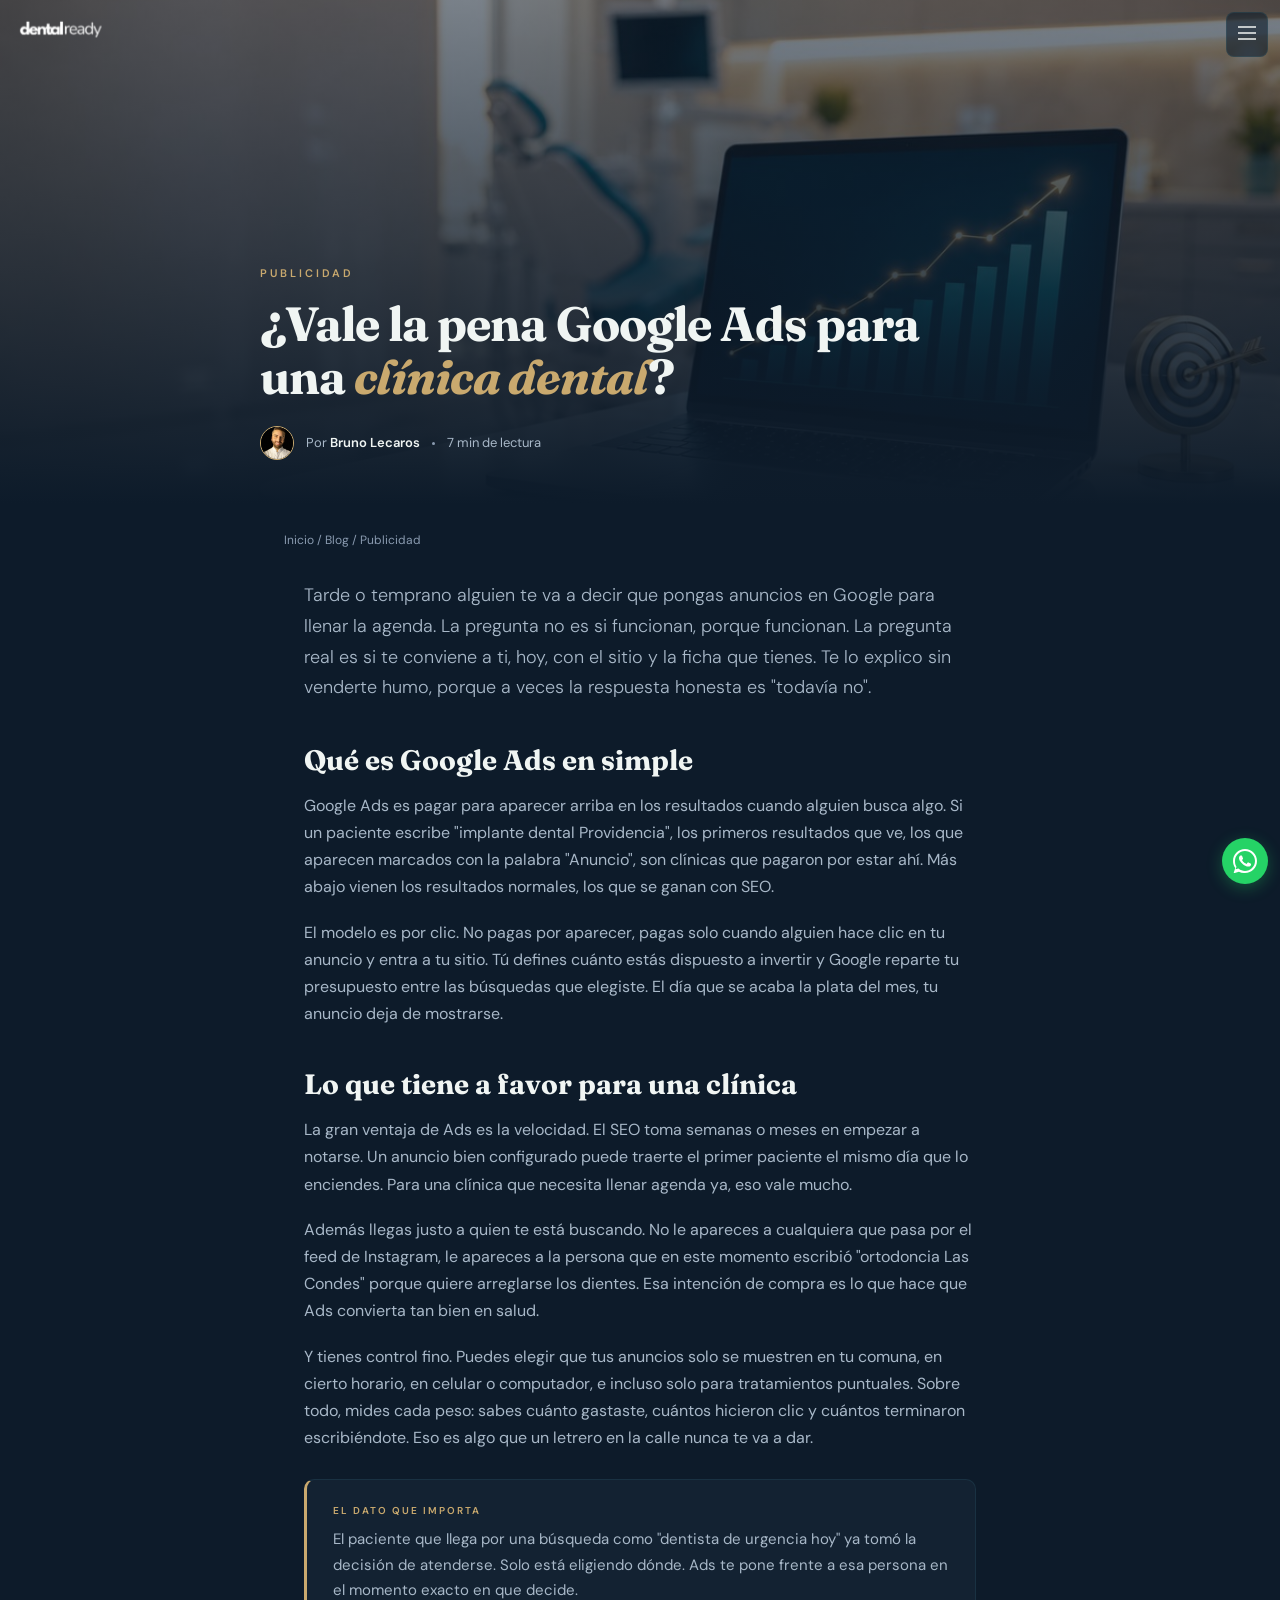
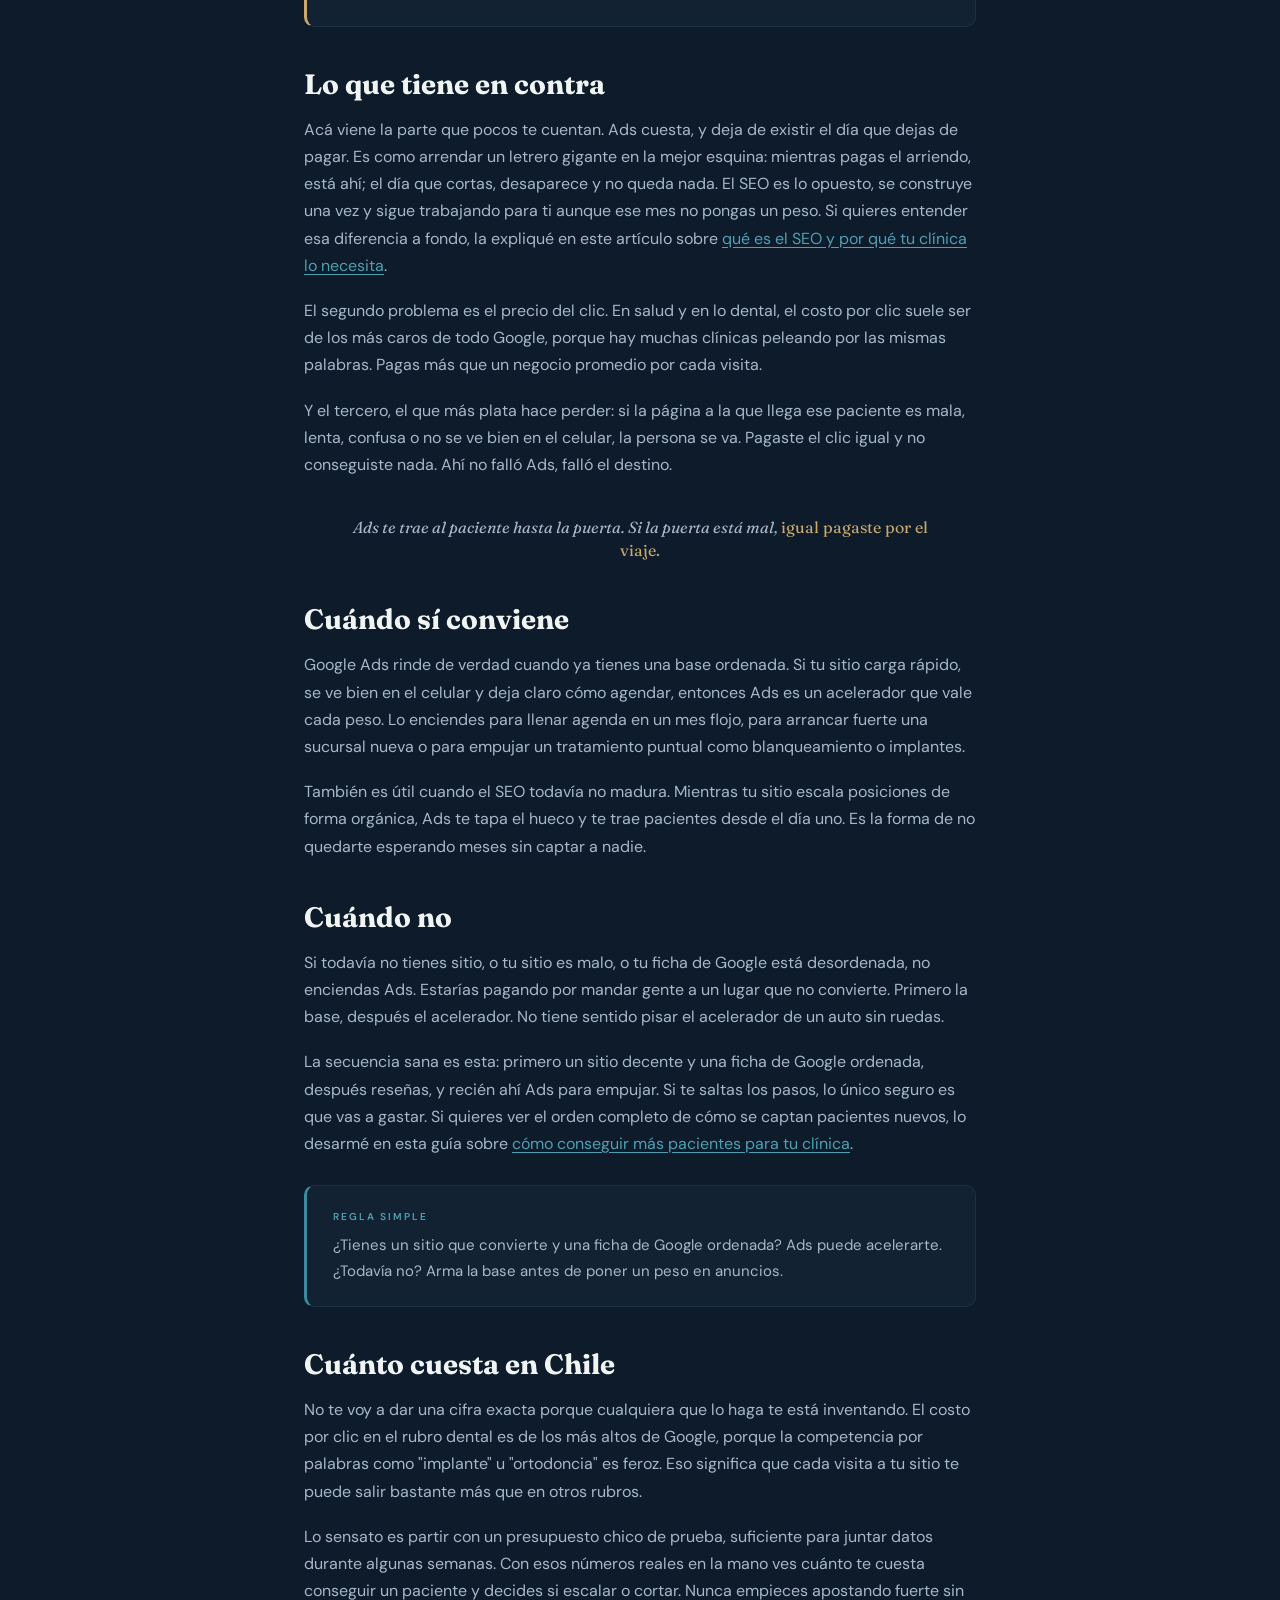
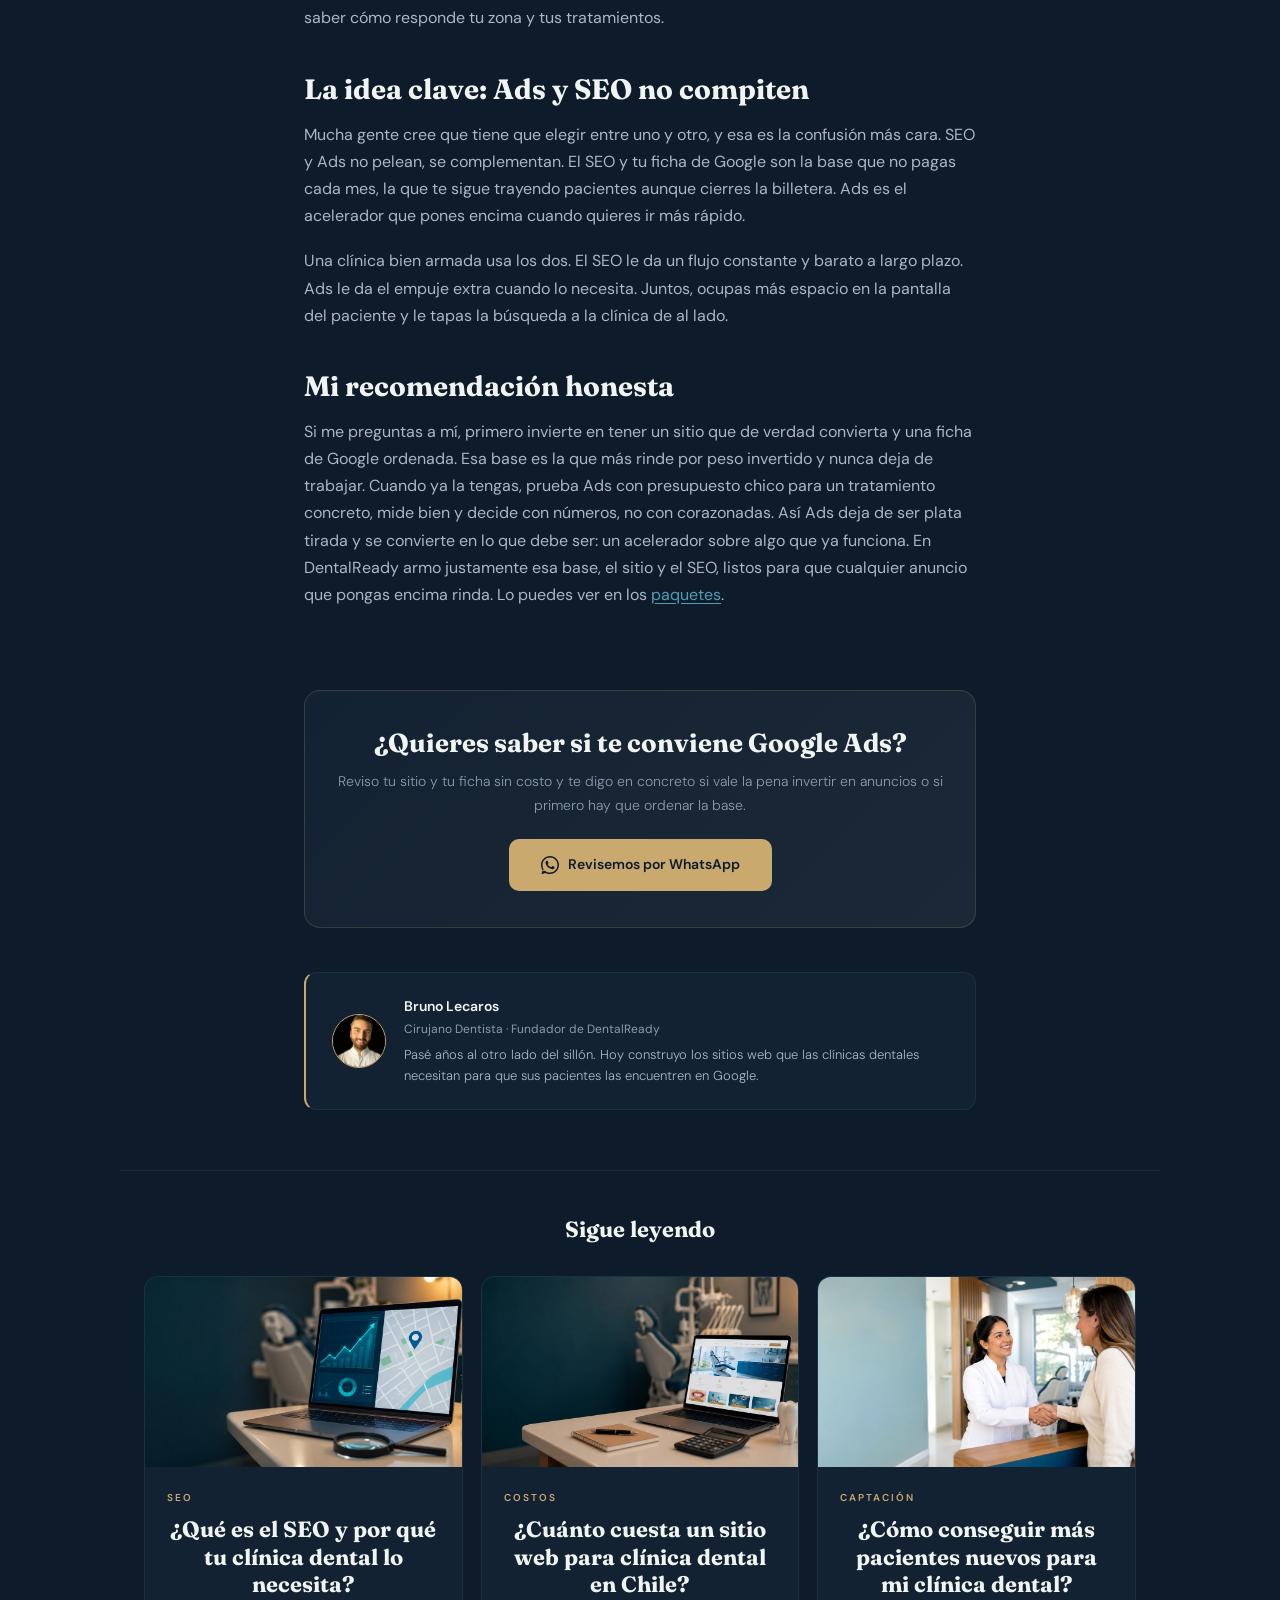
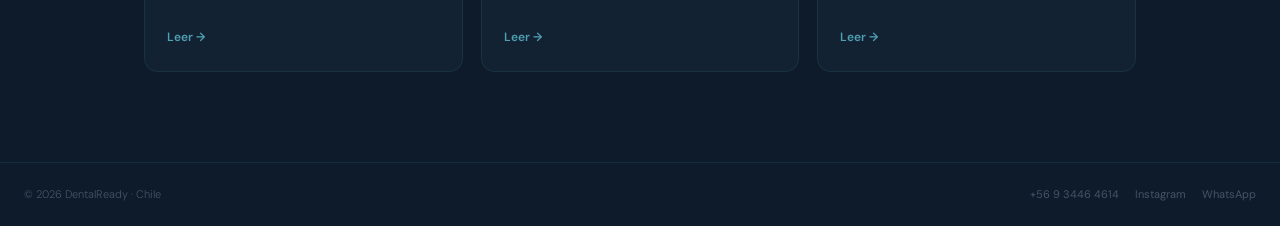
<file: blog/vale-la-pena-google-ads-clinica-dental.html>
<!DOCTYPE html>
<html lang="es">
<head>
    <meta charset="UTF-8">
    <meta name="viewport" content="width=device-width, initial-scale=1.0">
    <title>¿Vale la pena Google Ads para una clínica dental? | DentalReady</title>
    <meta name="description" content="Pagar para aparecer arriba en Google funciona para una clínica dental, pero solo en ciertos casos. Lo que rinde, lo que cuesta y cuándo conviene de verdad, explicado por un dentista.">
    <meta name="keywords" content="google ads clinica dental, publicidad google dentista, vale la pena google ads dental, anuncios google clinica dental chile, captar pacientes con google ads">
    <meta name="author" content="Bruno Lecaros">
    <meta name="robots" content="index, follow">
    <link rel="canonical" href="https://dentalready.cl/blog/vale-la-pena-google-ads-clinica-dental.html">

    <link rel="icon" type="image/svg+xml" href="../assets/favicon.svg">
    <link rel="apple-touch-icon" sizes="180x180" href="../assets/apple-touch-icon.png">
    <link rel="shortcut icon" href="../assets/favicon.ico">

    <meta property="og:type" content="article">
    <meta property="og:url" content="https://dentalready.cl/blog/vale-la-pena-google-ads-clinica-dental.html">
    <meta property="og:title" content="¿Vale la pena Google Ads para una clínica dental?">
    <meta property="og:description" content="Pagar para aparecer arriba en Google funciona, pero solo en ciertos casos. Lo que rinde, lo que cuesta y cuándo conviene de verdad.">
    <meta property="og:image" content="https://dentalready.cl/blog/assets/vale-la-pena-google-ads-clinica-dental.jpg">
    <meta property="og:locale" content="es_CL">
    <meta property="og:site_name" content="DentalReady">
    <meta name="twitter:card" content="summary_large_image">
    <meta name="twitter:image" content="https://dentalready.cl/blog/assets/vale-la-pena-google-ads-clinica-dental.jpg">

    <script type="application/ld+json">
    {
      "@context": "https://schema.org",
      "@type": "BlogPosting",
      "headline": "¿Vale la pena Google Ads para una clínica dental?",
      "description": "Pagar para aparecer arriba en Google funciona para una clínica dental, pero solo en ciertos casos. Lo que rinde, lo que cuesta y cuándo conviene de verdad.",
      "image": "https://dentalready.cl/blog/assets/vale-la-pena-google-ads-clinica-dental.jpg",
      "datePublished": "2026-06-23",
      "dateModified": "2026-06-23",
      "inLanguage": "es-CL",
      "author": { "@type": "Person", "name": "Bruno Lecaros", "jobTitle": "Cirujano Dentista", "url": "https://drbrunolecaros.cl" },
      "publisher": { "@type": "Organization", "name": "DentalReady", "logo": { "@type": "ImageObject", "url": "https://dentalready.cl/assets/logo/1.png" } },
      "mainEntityOfPage": "https://dentalready.cl/blog/vale-la-pena-google-ads-clinica-dental.html"
    }
    </script>

    <link rel="preconnect" href="https://fonts.googleapis.com">
    <link rel="preconnect" href="https://fonts.gstatic.com" crossorigin>
    <link href="https://fonts.googleapis.com/css2?family=Fraunces:ital,wght@0,400;0,500;0,600;0,700;0,800;1,400;1,500&family=DM+Sans:wght@300;400;500;600;700&display=swap" rel="stylesheet">
    <link rel="stylesheet" href="blog.css">
</head>
<body>
    <a href="../index.html" class="blog-home"><img src="../assets/logo/1.png" alt="DentalReady"></a>
    <button class="burger" onclick="document.getElementById('nav-mobile').classList.add('open')" aria-label="Abrir menú">
        <svg viewBox="0 0 24 24" fill="none"><line x1="3" y1="6" x2="21" y2="6"></line><line x1="3" y1="12" x2="21" y2="12"></line><line x1="3" y1="18" x2="21" y2="18"></line></svg>
    </button>
    <div class="nav-overlay" id="nav-mobile">
        <button class="nav-close" onclick="document.getElementById('nav-mobile').classList.remove('open')" aria-label="Cerrar menú">
            <svg viewBox="0 0 24 24" fill="none"><line x1="18" y1="6" x2="6" y2="18"></line><line x1="6" y1="6" x2="18" y2="18"></line></svg>
        </button>
        <a href="../index.html#problema">Por Qué</a>
        <a href="../index.html#proceso">Proceso</a>
        <a href="../index.html#paquetes">Paquetes</a>
        <a href="index.html">Blog</a>
        <a href="https://wa.me/56934464614?text=Hola%20Bruno%2C%20me%20interesa%20DentalReady" class="nav-cta-mobile">Hablemos</a>
    </div>

    <article>
        <header class="article-hero">
            <div class="article-hero-bg" style="background-image:url('assets/vale-la-pena-google-ads-clinica-dental.jpg')"></div>
            <div class="article-hero-inner">
                <p class="eyebrow">Publicidad</p>
                <h1>¿Vale la pena Google Ads para una <em>clínica dental</em>?</h1>
                <div class="article-meta">
                    <img src="../assets/founder-avatar.jpg?v=2" alt="Bruno Lecaros">
                    <span>Por <b>Bruno Lecaros</b></span>
                    <span class="dot"></span>
                    <span>7 min de lectura</span>
                </div>
            </div>
        </header>

        <nav class="breadcrumb"><a href="../index.html">Inicio</a> / <a href="index.html">Blog</a> / Publicidad</nav>

        <div class="article-body">
            <p class="lead">Tarde o temprano alguien te va a decir que pongas anuncios en Google para llenar la agenda. La pregunta no es si funcionan, porque funcionan. La pregunta real es si te conviene a ti, hoy, con el sitio y la ficha que tienes. Te lo explico sin venderte humo, porque a veces la respuesta honesta es "todavía no".</p>

            <h2>Qué es Google Ads en simple</h2>
            <p>Google Ads es pagar para aparecer arriba en los resultados cuando alguien busca algo. Si un paciente escribe "implante dental Providencia", los primeros resultados que ve, los que aparecen marcados con la palabra "Anuncio", son clínicas que pagaron por estar ahí. Más abajo vienen los resultados normales, los que se ganan con SEO.</p>
            <p>El modelo es por clic. No pagas por aparecer, pagas solo cuando alguien hace clic en tu anuncio y entra a tu sitio. Tú defines cuánto estás dispuesto a invertir y Google reparte tu presupuesto entre las búsquedas que elegiste. El día que se acaba la plata del mes, tu anuncio deja de mostrarse.</p>

            <h2>Lo que tiene a favor para una clínica</h2>
            <p>La gran ventaja de Ads es la velocidad. El SEO toma semanas o meses en empezar a notarse. Un anuncio bien configurado puede traerte el primer paciente el mismo día que lo enciendes. Para una clínica que necesita llenar agenda ya, eso vale mucho.</p>
            <p>Además llegas justo a quien te está buscando. No le apareces a cualquiera que pasa por el feed de Instagram, le apareces a la persona que en este momento escribió "ortodoncia Las Condes" porque quiere arreglarse los dientes. Esa intención de compra es lo que hace que Ads convierta tan bien en salud.</p>
            <p>Y tienes control fino. Puedes elegir que tus anuncios solo se muestren en tu comuna, en cierto horario, en celular o computador, e incluso solo para tratamientos puntuales. Sobre todo, mides cada peso: sabes cuánto gastaste, cuántos hicieron clic y cuántos terminaron escribiéndote. Eso es algo que un letrero en la calle nunca te va a dar.</p>

            <div class="callout">
                <span class="callout-label">El dato que importa</span>
                <p>El paciente que llega por una búsqueda como "dentista de urgencia hoy" ya tomó la decisión de atenderse. Solo está eligiendo dónde. Ads te pone frente a esa persona en el momento exacto en que decide.</p>
            </div>

            <h2>Lo que tiene en contra</h2>
            <p>Acá viene la parte que pocos te cuentan. Ads cuesta, y deja de existir el día que dejas de pagar. Es como arrendar un letrero gigante en la mejor esquina: mientras pagas el arriendo, está ahí; el día que cortas, desaparece y no queda nada. El SEO es lo opuesto, se construye una vez y sigue trabajando para ti aunque ese mes no pongas un peso. Si quieres entender esa diferencia a fondo, la expliqué en este artículo sobre <a class="inline" href="que-es-seo-para-dentistas.html">qué es el SEO y por qué tu clínica lo necesita</a>.</p>
            <p>El segundo problema es el precio del clic. En salud y en lo dental, el costo por clic suele ser de los más caros de todo Google, porque hay muchas clínicas peleando por las mismas palabras. Pagas más que un negocio promedio por cada visita.</p>
            <p>Y el tercero, el que más plata hace perder: si la página a la que llega ese paciente es mala, lenta, confusa o no se ve bien en el celular, la persona se va. Pagaste el clic igual y no conseguiste nada. Ahí no falló Ads, falló el destino.</p>

            <p class="pullquote">Ads te trae al paciente hasta la puerta. Si la puerta está mal, <span>igual pagaste por el viaje.</span></p>

            <h2>Cuándo sí conviene</h2>
            <p>Google Ads rinde de verdad cuando ya tienes una base ordenada. Si tu sitio carga rápido, se ve bien en el celular y deja claro cómo agendar, entonces Ads es un acelerador que vale cada peso. Lo enciendes para llenar agenda en un mes flojo, para arrancar fuerte una sucursal nueva o para empujar un tratamiento puntual como blanqueamiento o implantes.</p>
            <p>También es útil cuando el SEO todavía no madura. Mientras tu sitio escala posiciones de forma orgánica, Ads te tapa el hueco y te trae pacientes desde el día uno. Es la forma de no quedarte esperando meses sin captar a nadie.</p>

            <h2>Cuándo no</h2>
            <p>Si todavía no tienes sitio, o tu sitio es malo, o tu ficha de Google está desordenada, no enciendas Ads. Estarías pagando por mandar gente a un lugar que no convierte. Primero la base, después el acelerador. No tiene sentido pisar el acelerador de un auto sin ruedas.</p>
            <p>La secuencia sana es esta: primero un sitio decente y una ficha de Google ordenada, después reseñas, y recién ahí Ads para empujar. Si te saltas los pasos, lo único seguro es que vas a gastar. Si quieres ver el orden completo de cómo se captan pacientes nuevos, lo desarmé en esta guía sobre <a class="inline" href="como-conseguir-mas-pacientes-clinica-dental.html">cómo conseguir más pacientes para tu clínica</a>.</p>

            <div class="callout teal">
                <span class="callout-label">Regla simple</span>
                <p>¿Tienes un sitio que convierte y una ficha de Google ordenada? Ads puede acelerarte. ¿Todavía no? Arma la base antes de poner un peso en anuncios.</p>
            </div>

            <h2>Cuánto cuesta en Chile</h2>
            <p>No te voy a dar una cifra exacta porque cualquiera que lo haga te está inventando. El costo por clic en el rubro dental es de los más altos de Google, porque la competencia por palabras como "implante" u "ortodoncia" es feroz. Eso significa que cada visita a tu sitio te puede salir bastante más que en otros rubros.</p>
            <p>Lo sensato es partir con un presupuesto chico de prueba, suficiente para juntar datos durante algunas semanas. Con esos números reales en la mano ves cuánto te cuesta conseguir un paciente y decides si escalar o cortar. Nunca empieces apostando fuerte sin saber cómo responde tu zona y tus tratamientos.</p>

            <h2>La idea clave: Ads y SEO no compiten</h2>
            <p>Mucha gente cree que tiene que elegir entre uno y otro, y esa es la confusión más cara. SEO y Ads no pelean, se complementan. El SEO y tu ficha de Google son la base que no pagas cada mes, la que te sigue trayendo pacientes aunque cierres la billetera. Ads es el acelerador que pones encima cuando quieres ir más rápido.</p>
            <p>Una clínica bien armada usa los dos. El SEO le da un flujo constante y barato a largo plazo. Ads le da el empuje extra cuando lo necesita. Juntos, ocupas más espacio en la pantalla del paciente y le tapas la búsqueda a la clínica de al lado.</p>

            <h2>Mi recomendación honesta</h2>
            <p>Si me preguntas a mí, primero invierte en tener un sitio que de verdad convierta y una ficha de Google ordenada. Esa base es la que más rinde por peso invertido y nunca deja de trabajar. Cuando ya la tengas, prueba Ads con presupuesto chico para un tratamiento concreto, mide bien y decide con números, no con corazonadas. Así Ads deja de ser plata tirada y se convierte en lo que debe ser: un acelerador sobre algo que ya funciona. En DentalReady armo justamente esa base, el sitio y el SEO, listos para que cualquier anuncio que pongas encima rinda. Lo puedes ver en los <a class="inline" href="../index.html#paquetes">paquetes</a>.</p>
        </div>

        <div class="article-cta">
            <div class="article-cta-box">
                <h3>¿Quieres saber si te conviene Google Ads?</h3>
                <p>Reviso tu sitio y tu ficha sin costo y te digo en concreto si vale la pena invertir en anuncios o si primero hay que ordenar la base.</p>
                <a class="wa-btn" href="https://wa.me/56934464614?text=Hola%20Bruno%2C%20quiero%20saber%20si%20me%20conviene%20Google%20Ads" target="_blank" rel="noopener">
                    <svg viewBox="0 0 24 24"><path d="M17.472 14.382c-.297-.149-1.758-.867-2.03-.967-.273-.099-.471-.148-.67.15-.197.297-.767.966-.94 1.164-.173.199-.347.223-.644.075-.297-.15-1.255-.463-2.39-1.475-.883-.788-1.48-1.761-1.653-2.059-.173-.297-.018-.458.13-.606.134-.133.298-.347.446-.52.149-.174.198-.298.298-.497.099-.198.05-.371-.025-.52-.075-.149-.669-1.612-.916-2.207-.242-.579-.487-.5-.669-.51-.173-.008-.371-.01-.57-.01-.198 0-.52.074-.792.372-.272.297-1.04 1.016-1.04 2.479 0 1.462 1.065 2.875 1.213 3.074.149.198 2.096 3.2 5.077 4.487.709.306 1.262.489 1.694.625.712.227 1.36.195 1.871.118.571-.085 1.758-.719 2.006-1.413.248-.694.248-1.289.173-1.413-.074-.124-.272-.198-.57-.347z"/><path d="M12 0C5.373 0 0 5.373 0 12c0 2.625.846 5.059 2.284 7.034L.789 23.492a.5.5 0 00.612.616l4.529-1.459A11.94 11.94 0 0012 24c6.627 0 12-5.373 12-12S18.627 0 12 0zm0 22c-2.347 0-4.518-.804-6.237-2.152l-.436-.348-2.684.865.882-2.631-.379-.453A9.963 9.963 0 012 12C2 6.486 6.486 2 12 2s10 4.486 10 10-4.486 10-10 10z"/></svg>
                    Revisemos por WhatsApp
                </a>
            </div>
        </div>

        <div class="author-box">
            <div class="author-box-inner">
                <img src="../assets/founder-avatar.jpg?v=2" alt="Bruno Lecaros">
                <div>
                    <div class="name">Bruno Lecaros</div>
                    <div class="role">Cirujano Dentista · Fundador de DentalReady</div>
                    <div class="bio">Pasé años al otro lado del sillón. Hoy construyo los sitios web que las clínicas dentales necesitan para que sus pacientes las encuentren en Google.</div>
                </div>
            </div>
        </div>

        <section class="related">
            <h2>Sigue leyendo</h2>
            <div class="related-grid">
                <a class="post-card" href="que-es-seo-para-dentistas.html">
                    <img class="post-card-cover" src="assets/que-es-seo-clinica-dental.jpg" alt="Qué es el SEO para una clínica dental" loading="lazy" width="1200" height="630">
                    <div class="post-card-body"><span class="post-card-cat">SEO</span><h2>¿Qué es el SEO y por qué tu clínica dental lo necesita?</h2><span class="post-card-more">Leer →</span></div>
                </a>
                <a class="post-card" href="cuanto-cuesta-sitio-web-clinica-dental-chile.html">
                    <img class="post-card-cover" src="assets/cuanto-cuesta-sitio-web-clinica-dental.jpg" alt="Cuánto cuesta un sitio web para clínica dental en Chile" loading="lazy" width="1200" height="630">
                    <div class="post-card-body"><span class="post-card-cat">Costos</span><h2>¿Cuánto cuesta un sitio web para clínica dental en Chile?</h2><span class="post-card-more">Leer →</span></div>
                </a>
                <a class="post-card" href="como-conseguir-mas-pacientes-clinica-dental.html">
                    <img class="post-card-cover" src="assets/como-conseguir-mas-pacientes-clinica-dental.jpg" alt="Cómo conseguir más pacientes nuevos para tu clínica dental" loading="lazy" width="1200" height="630">
                    <div class="post-card-body"><span class="post-card-cat">Captación</span><h2>¿Cómo conseguir más pacientes nuevos para mi clínica dental?</h2><span class="post-card-more">Leer →</span></div>
                </a>
            </div>
        </section>
    </article>

    <footer>
        <p>&copy; 2026 DentalReady · Chile</p>
        <div class="footer-links">
            <a href="tel:+56934464614">+56 9 3446 4614</a>
            <a href="https://www.instagram.com/dentalready.cl/" target="_blank" rel="noopener">Instagram</a>
            <a href="https://wa.me/56934464614" target="_blank" rel="noopener">WhatsApp</a>
        </div>
    </footer>
    <a href="https://wa.me/56934464614?text=Hola%20Bruno%2C%20quiero%20saber%20m%C3%A1s%20sobre%20DentalReady" target="_blank" rel="noopener" class="wa-float" aria-label="WhatsApp">
        <svg viewBox="0 0 24 24"><path d="M17.472 14.382c-.297-.149-1.758-.867-2.03-.967-.273-.099-.471-.148-.67.15-.197.297-.767.966-.94 1.164-.173.199-.347.223-.644.075-.297-.15-1.255-.463-2.39-1.475-.883-.788-1.48-1.761-1.653-2.059-.173-.297-.018-.458.13-.606.134-.133.298-.347.446-.52.149-.174.198-.298.298-.497.099-.198.05-.371-.025-.52-.075-.149-.669-1.612-.916-2.207-.242-.579-.487-.5-.669-.51-.173-.008-.371-.01-.57-.01-.198 0-.52.074-.792.372-.272.297-1.04 1.016-1.04 2.479 0 1.462 1.065 2.875 1.213 3.074.149.198 2.096 3.2 5.077 4.487.709.306 1.262.489 1.694.625.712.227 1.36.195 1.871.118.571-.085 1.758-.719 2.006-1.413.248-.694.248-1.289.173-1.413-.074-.124-.272-.198-.57-.347z"/><path d="M12 0C5.373 0 0 5.373 0 12c0 2.625.846 5.059 2.284 7.034L.789 23.492a.5.5 0 00.612.616l4.529-1.459A11.94 11.94 0 0012 24c6.627 0 12-5.373 12-12S18.627 0 12 0zm0 22c-2.347 0-4.518-.804-6.237-2.152l-.436-.348-2.684.865.882-2.631-.379-.453A9.963 9.963 0 012 12C2 6.486 6.486 2 12 2s10 4.486 10 10-4.486 10-10 10z"/></svg>
    </a>
</body>
</html>
</file>
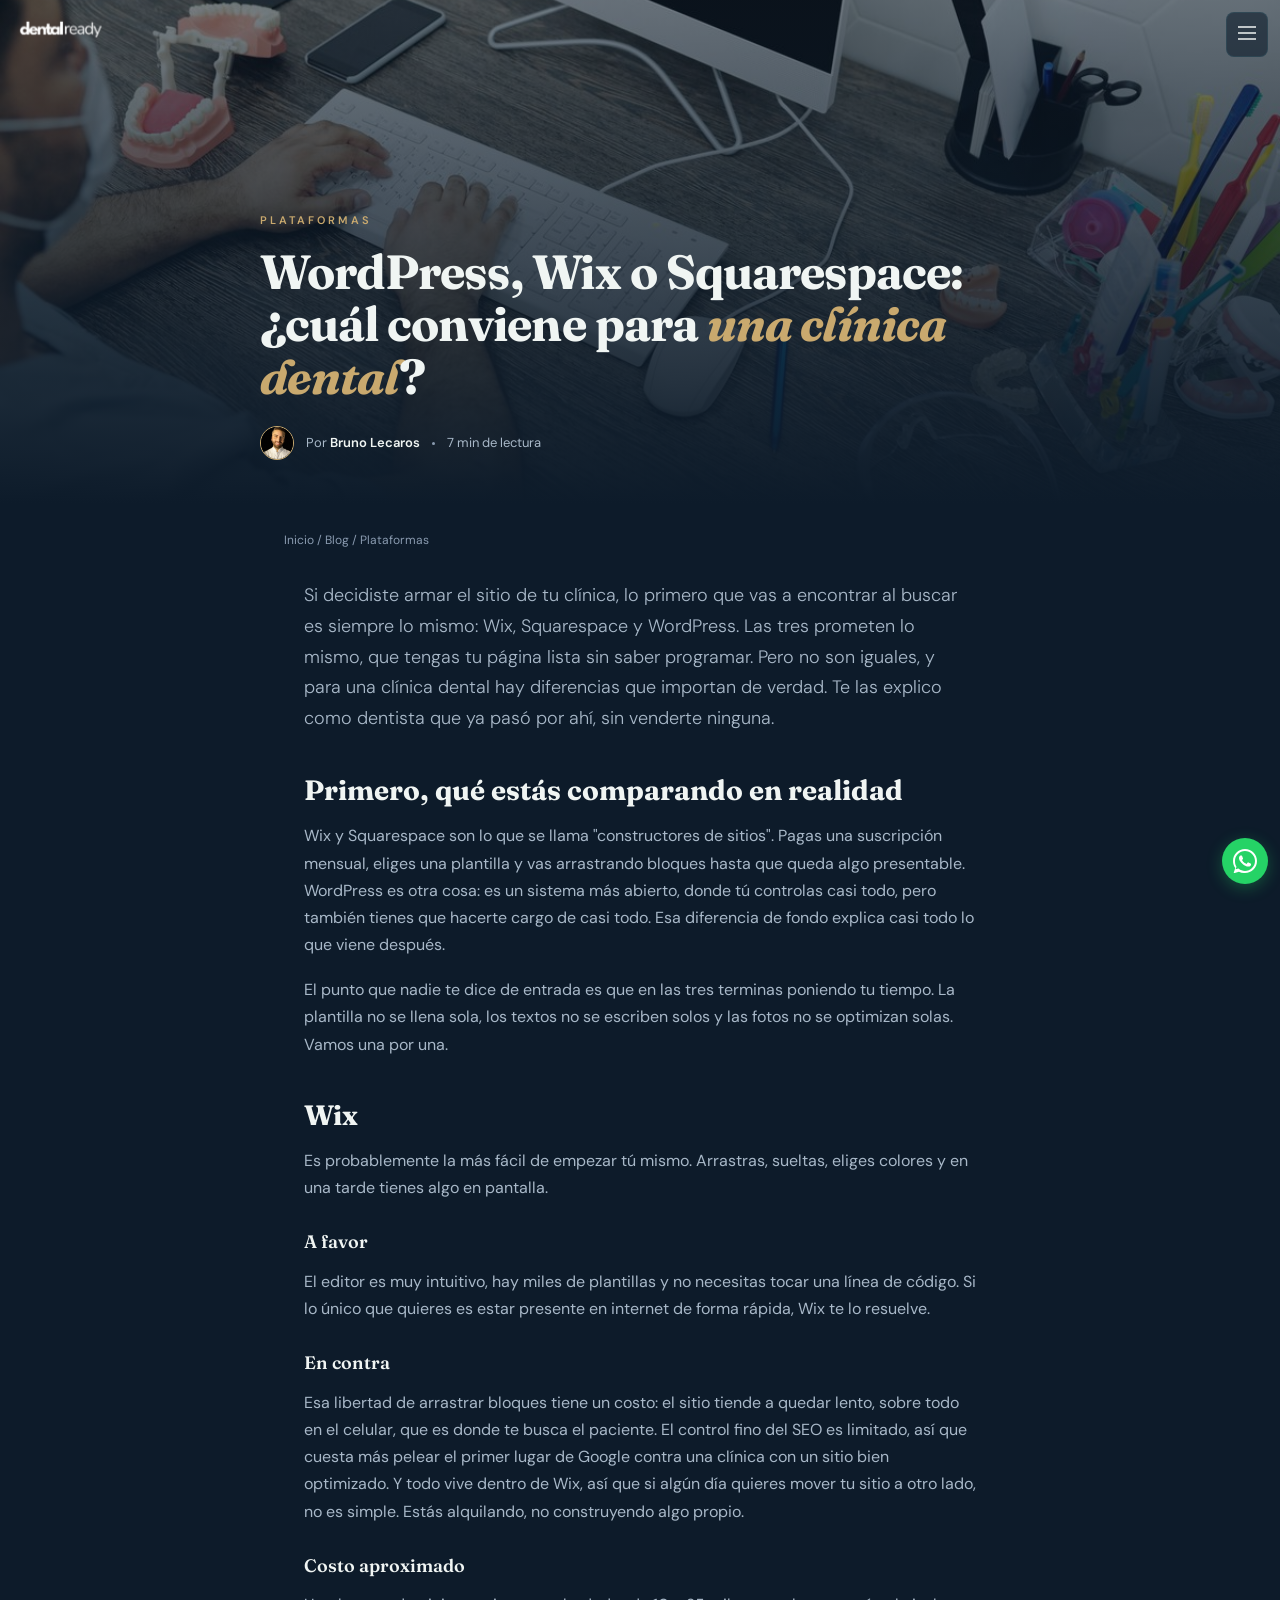
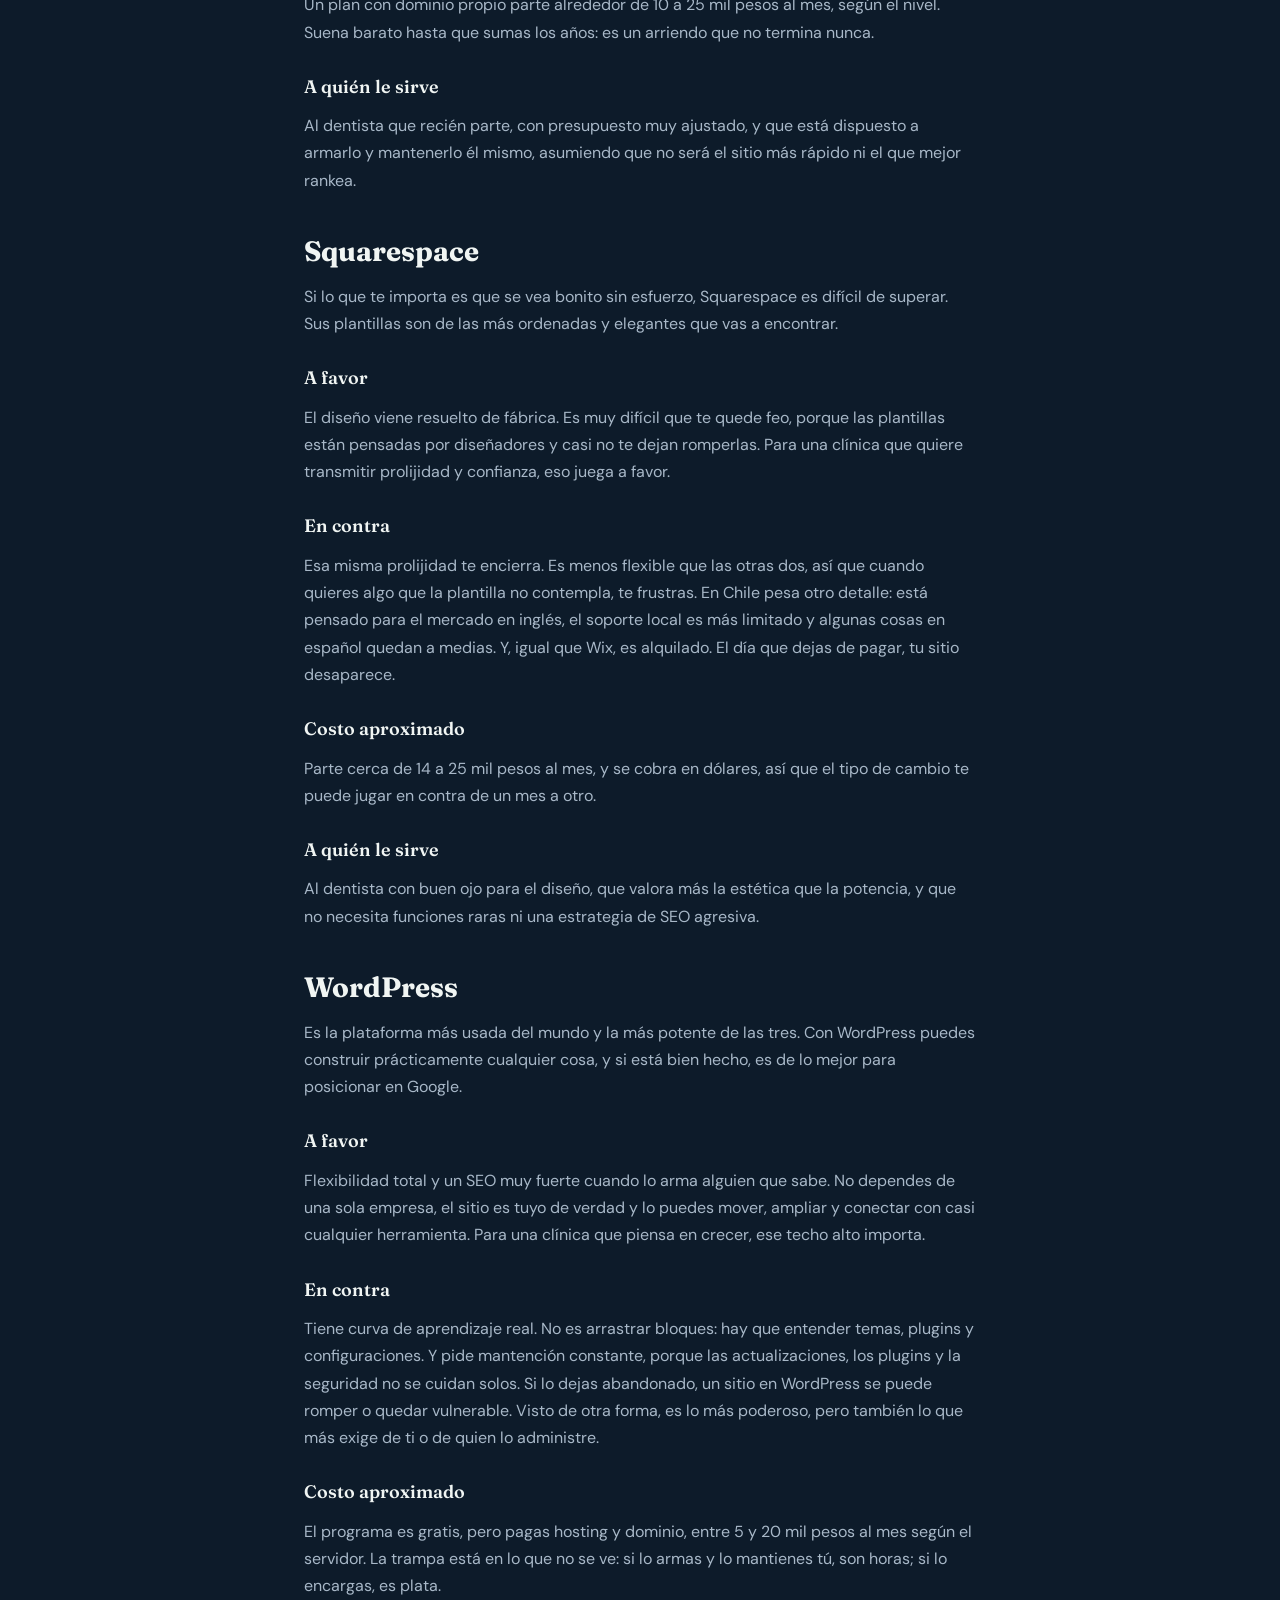
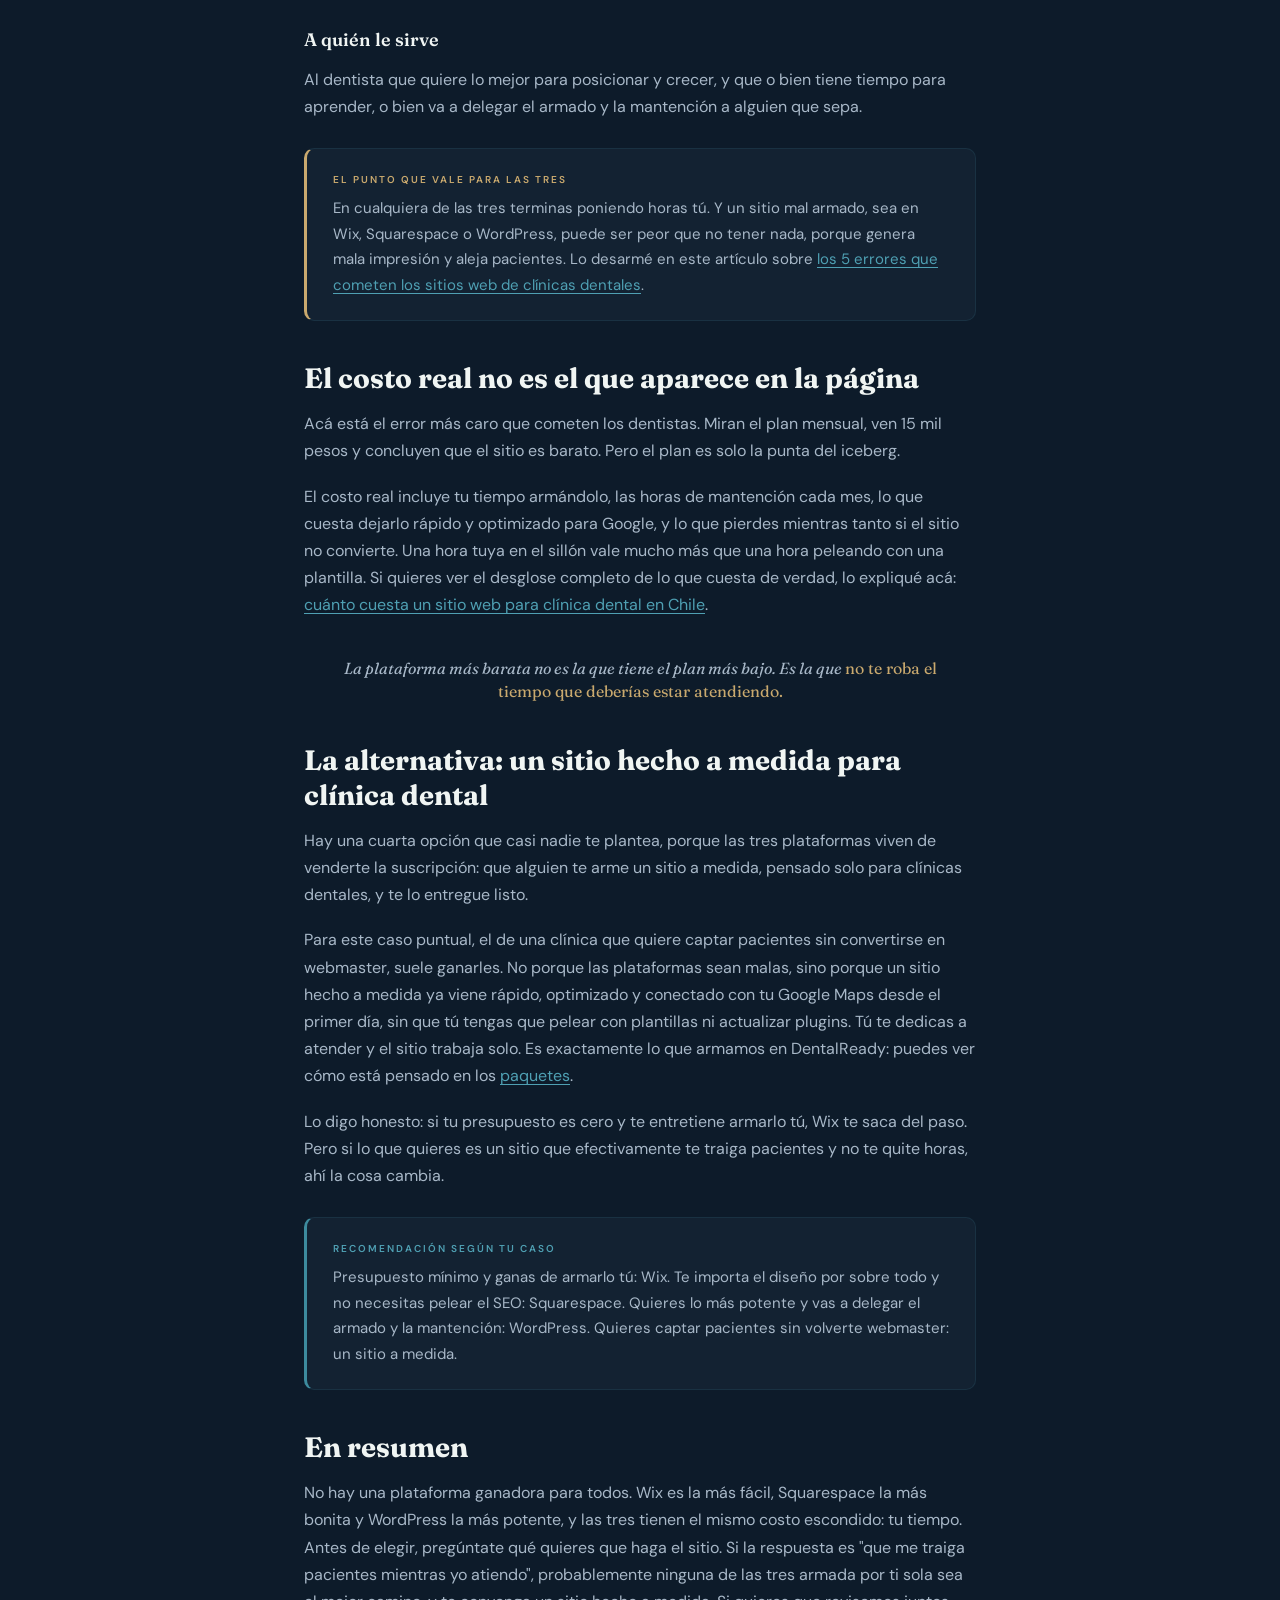
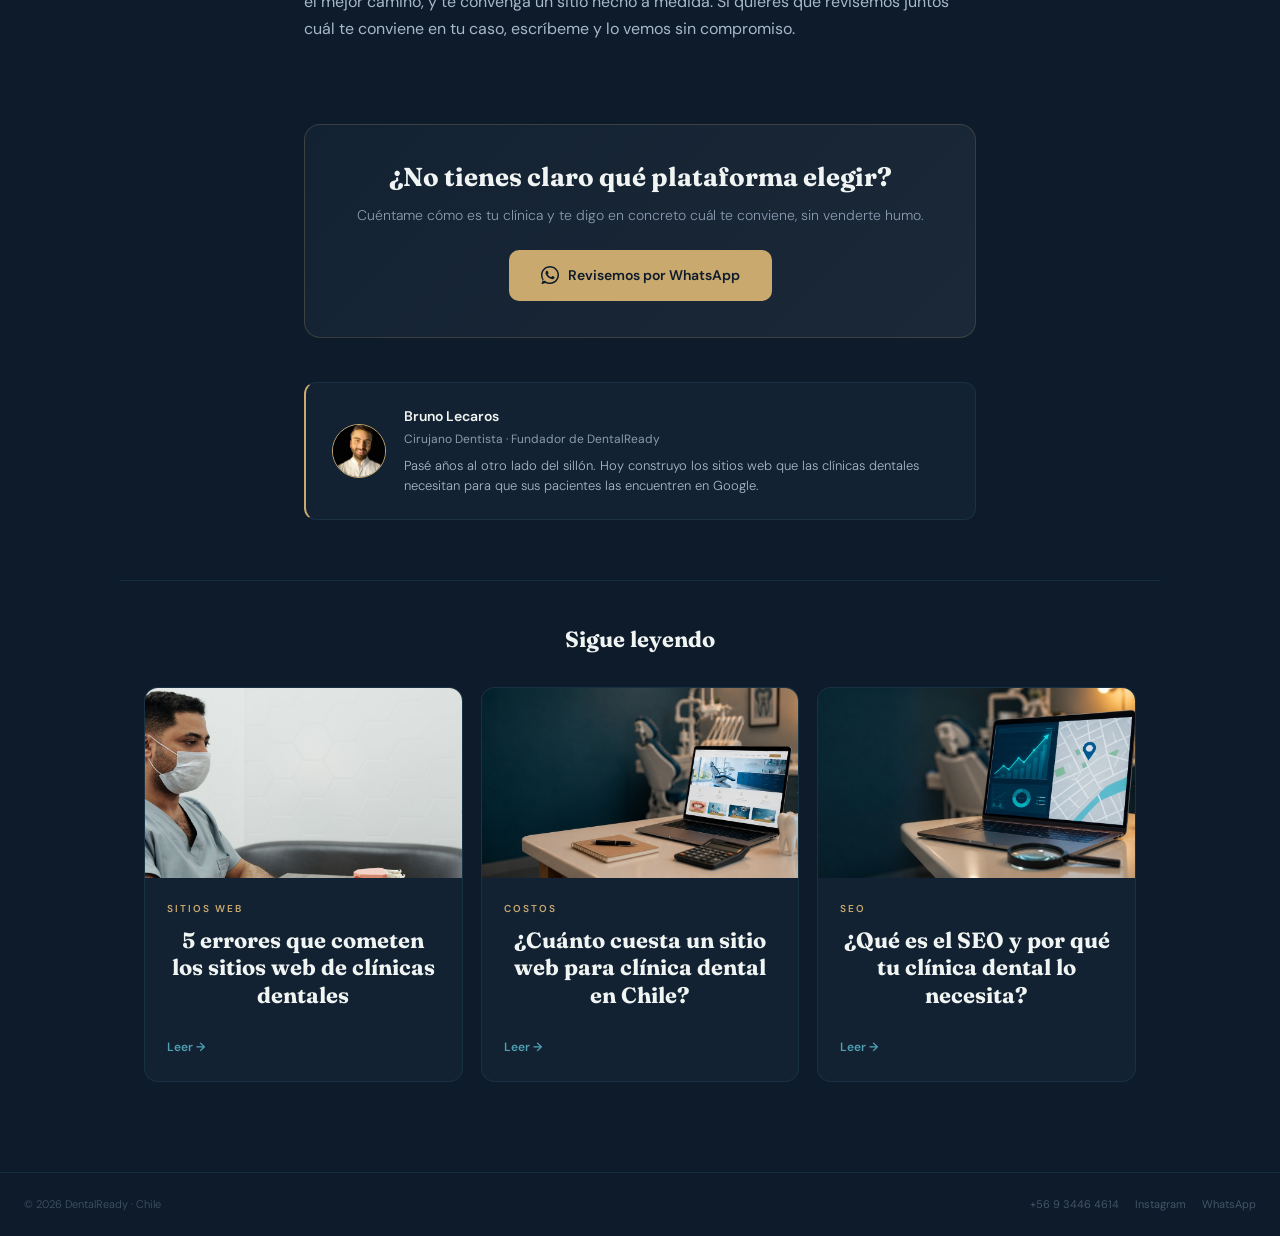
<file: blog/wordpress-vs-wix-vs-squarespace-clinica-dental.html>
<!DOCTYPE html>
<html lang="es">
<head>
    <meta charset="UTF-8">
    <meta name="viewport" content="width=device-width, initial-scale=1.0">
    <title>WordPress, Wix o Squarespace: ¿cuál conviene para una clínica dental? | DentalReady</title>
    <meta name="description" content="Comparativa honesta entre WordPress, Wix y Squarespace para una clínica dental en Chile: pros, contras, costo real, SEO y mantención. Escrito por un dentista.">
    <meta name="keywords" content="wordpress wix squarespace clinica dental, plataforma sitio web dentista, mejor plataforma web dental, wix o wordpress dentista, crear sitio web clinica dental">
    <meta name="author" content="Bruno Lecaros">
    <meta name="robots" content="index, follow">
    <link rel="canonical" href="https://dentalready.cl/blog/wordpress-vs-wix-vs-squarespace-clinica-dental.html">

    <link rel="icon" type="image/svg+xml" href="../assets/favicon.svg">
    <link rel="apple-touch-icon" sizes="180x180" href="../assets/apple-touch-icon.png">
    <link rel="shortcut icon" href="../assets/favicon.ico">

    <meta property="og:type" content="article">
    <meta property="og:url" content="https://dentalready.cl/blog/wordpress-vs-wix-vs-squarespace-clinica-dental.html">
    <meta property="og:title" content="WordPress, Wix o Squarespace: ¿cuál conviene para una clínica dental?">
    <meta property="og:description" content="Comparativa honesta entre las tres plataformas más usadas, pensada para una clínica dental. Pros, contras, costo real y SEO.">
    <meta property="og:image" content="https://dentalready.cl/blog/assets/wordpress-vs-wix-vs-squarespace-clinica-dental.jpg">
    <meta property="og:locale" content="es_CL">
    <meta property="og:site_name" content="DentalReady">
    <meta name="twitter:card" content="summary_large_image">
    <meta name="twitter:image" content="https://dentalready.cl/blog/assets/wordpress-vs-wix-vs-squarespace-clinica-dental.jpg">

    <script type="application/ld+json">
    {
      "@context": "https://schema.org",
      "@type": "BlogPosting",
      "headline": "WordPress, Wix o Squarespace: ¿cuál conviene para una clínica dental?",
      "description": "Comparativa honesta entre WordPress, Wix y Squarespace para una clínica dental en Chile: pros, contras, costo real, SEO y mantención.",
      "image": "https://dentalready.cl/blog/assets/wordpress-vs-wix-vs-squarespace-clinica-dental.jpg",
      "datePublished": "2026-06-23",
      "dateModified": "2026-06-23",
      "inLanguage": "es-CL",
      "author": { "@type": "Person", "name": "Bruno Lecaros", "jobTitle": "Cirujano Dentista", "url": "https://drbrunolecaros.cl" },
      "publisher": { "@type": "Organization", "name": "DentalReady", "logo": { "@type": "ImageObject", "url": "https://dentalready.cl/assets/logo/1.png" } },
      "mainEntityOfPage": "https://dentalready.cl/blog/wordpress-vs-wix-vs-squarespace-clinica-dental.html"
    }
    </script>

    <link rel="preconnect" href="https://fonts.googleapis.com">
    <link rel="preconnect" href="https://fonts.gstatic.com" crossorigin>
    <link href="https://fonts.googleapis.com/css2?family=Fraunces:ital,wght@0,400;0,500;0,600;0,700;0,800;1,400;1,500&family=DM+Sans:wght@300;400;500;600;700&display=swap" rel="stylesheet">
    <link rel="stylesheet" href="blog.css">
</head>
<body>
    <a href="../index.html" class="blog-home"><img src="../assets/logo/1.png" alt="DentalReady"></a>
    <button class="burger" onclick="document.getElementById('nav-mobile').classList.add('open')" aria-label="Abrir menú">
        <svg viewBox="0 0 24 24" fill="none"><line x1="3" y1="6" x2="21" y2="6"></line><line x1="3" y1="12" x2="21" y2="12"></line><line x1="3" y1="18" x2="21" y2="18"></line></svg>
    </button>
    <div class="nav-overlay" id="nav-mobile">
        <button class="nav-close" onclick="document.getElementById('nav-mobile').classList.remove('open')" aria-label="Cerrar menú">
            <svg viewBox="0 0 24 24" fill="none"><line x1="18" y1="6" x2="6" y2="18"></line><line x1="6" y1="6" x2="18" y2="18"></line></svg>
        </button>
        <a href="../index.html#problema">Por Qué</a>
        <a href="../index.html#proceso">Proceso</a>
        <a href="../index.html#paquetes">Paquetes</a>
        <a href="index.html">Blog</a>
        <a href="https://wa.me/56934464614?text=Hola%20Bruno%2C%20me%20interesa%20DentalReady" class="nav-cta-mobile">Hablemos</a>
    </div>

    <article>
        <header class="article-hero">
            <div class="article-hero-bg" style="background-image:url('assets/wordpress-vs-wix-vs-squarespace-clinica-dental.jpg')"></div>
            <div class="article-hero-inner">
                <p class="eyebrow">Plataformas</p>
                <h1>WordPress, Wix o Squarespace: ¿cuál conviene para <em>una clínica dental</em>?</h1>
                <div class="article-meta">
                    <img src="../assets/founder-avatar.jpg?v=2" alt="Bruno Lecaros">
                    <span>Por <b>Bruno Lecaros</b></span>
                    <span class="dot"></span>
                    <span>7 min de lectura</span>
                </div>
            </div>
        </header>

        <nav class="breadcrumb"><a href="../index.html">Inicio</a> / <a href="index.html">Blog</a> / Plataformas</nav>

        <div class="article-body">
            <p class="lead">Si decidiste armar el sitio de tu clínica, lo primero que vas a encontrar al buscar es siempre lo mismo: Wix, Squarespace y WordPress. Las tres prometen lo mismo, que tengas tu página lista sin saber programar. Pero no son iguales, y para una clínica dental hay diferencias que importan de verdad. Te las explico como dentista que ya pasó por ahí, sin venderte ninguna.</p>

            <h2>Primero, qué estás comparando en realidad</h2>
            <p>Wix y Squarespace son lo que se llama "constructores de sitios". Pagas una suscripción mensual, eliges una plantilla y vas arrastrando bloques hasta que queda algo presentable. WordPress es otra cosa: es un sistema más abierto, donde tú controlas casi todo, pero también tienes que hacerte cargo de casi todo. Esa diferencia de fondo explica casi todo lo que viene después.</p>
            <p>El punto que nadie te dice de entrada es que en las tres terminas poniendo tu tiempo. La plantilla no se llena sola, los textos no se escriben solos y las fotos no se optimizan solas. Vamos una por una.</p>

            <h2>Wix</h2>
            <p>Es probablemente la más fácil de empezar tú mismo. Arrastras, sueltas, eliges colores y en una tarde tienes algo en pantalla.</p>
            <h3>A favor</h3>
            <p>El editor es muy intuitivo, hay miles de plantillas y no necesitas tocar una línea de código. Si lo único que quieres es estar presente en internet de forma rápida, Wix te lo resuelve.</p>
            <h3>En contra</h3>
            <p>Esa libertad de arrastrar bloques tiene un costo: el sitio tiende a quedar lento, sobre todo en el celular, que es donde te busca el paciente. El control fino del SEO es limitado, así que cuesta más pelear el primer lugar de Google contra una clínica con un sitio bien optimizado. Y todo vive dentro de Wix, así que si algún día quieres mover tu sitio a otro lado, no es simple. Estás alquilando, no construyendo algo propio.</p>
            <h3>Costo aproximado</h3>
            <p>Un plan con dominio propio parte alrededor de 10 a 25 mil pesos al mes, según el nivel. Suena barato hasta que sumas los años: es un arriendo que no termina nunca.</p>
            <h3>A quién le sirve</h3>
            <p>Al dentista que recién parte, con presupuesto muy ajustado, y que está dispuesto a armarlo y mantenerlo él mismo, asumiendo que no será el sitio más rápido ni el que mejor rankea.</p>

            <h2>Squarespace</h2>
            <p>Si lo que te importa es que se vea bonito sin esfuerzo, Squarespace es difícil de superar. Sus plantillas son de las más ordenadas y elegantes que vas a encontrar.</p>
            <h3>A favor</h3>
            <p>El diseño viene resuelto de fábrica. Es muy difícil que te quede feo, porque las plantillas están pensadas por diseñadores y casi no te dejan romperlas. Para una clínica que quiere transmitir prolijidad y confianza, eso juega a favor.</p>
            <h3>En contra</h3>
            <p>Esa misma prolijidad te encierra. Es menos flexible que las otras dos, así que cuando quieres algo que la plantilla no contempla, te frustras. En Chile pesa otro detalle: está pensado para el mercado en inglés, el soporte local es más limitado y algunas cosas en español quedan a medias. Y, igual que Wix, es alquilado. El día que dejas de pagar, tu sitio desaparece.</p>
            <h3>Costo aproximado</h3>
            <p>Parte cerca de 14 a 25 mil pesos al mes, y se cobra en dólares, así que el tipo de cambio te puede jugar en contra de un mes a otro.</p>
            <h3>A quién le sirve</h3>
            <p>Al dentista con buen ojo para el diseño, que valora más la estética que la potencia, y que no necesita funciones raras ni una estrategia de SEO agresiva.</p>

            <h2>WordPress</h2>
            <p>Es la plataforma más usada del mundo y la más potente de las tres. Con WordPress puedes construir prácticamente cualquier cosa, y si está bien hecho, es de lo mejor para posicionar en Google.</p>
            <h3>A favor</h3>
            <p>Flexibilidad total y un SEO muy fuerte cuando lo arma alguien que sabe. No dependes de una sola empresa, el sitio es tuyo de verdad y lo puedes mover, ampliar y conectar con casi cualquier herramienta. Para una clínica que piensa en crecer, ese techo alto importa.</p>
            <h3>En contra</h3>
            <p>Tiene curva de aprendizaje real. No es arrastrar bloques: hay que entender temas, plugins y configuraciones. Y pide mantención constante, porque las actualizaciones, los plugins y la seguridad no se cuidan solos. Si lo dejas abandonado, un sitio en WordPress se puede romper o quedar vulnerable. Visto de otra forma, es lo más poderoso, pero también lo que más exige de ti o de quien lo administre.</p>
            <h3>Costo aproximado</h3>
            <p>El programa es gratis, pero pagas hosting y dominio, entre 5 y 20 mil pesos al mes según el servidor. La trampa está en lo que no se ve: si lo armas y lo mantienes tú, son horas; si lo encargas, es plata.</p>
            <h3>A quién le sirve</h3>
            <p>Al dentista que quiere lo mejor para posicionar y crecer, y que o bien tiene tiempo para aprender, o bien va a delegar el armado y la mantención a alguien que sepa.</p>

            <div class="callout">
                <span class="callout-label">El punto que vale para las tres</span>
                <p>En cualquiera de las tres terminas poniendo horas tú. Y un sitio mal armado, sea en Wix, Squarespace o WordPress, puede ser peor que no tener nada, porque genera mala impresión y aleja pacientes. Lo desarmé en este artículo sobre <a class="inline" href="5-errores-sitios-web-clinicas-dentales.html">los 5 errores que cometen los sitios web de clínicas dentales</a>.</p>
            </div>

            <h2>El costo real no es el que aparece en la página</h2>
            <p>Acá está el error más caro que cometen los dentistas. Miran el plan mensual, ven 15 mil pesos y concluyen que el sitio es barato. Pero el plan es solo la punta del iceberg.</p>
            <p>El costo real incluye tu tiempo armándolo, las horas de mantención cada mes, lo que cuesta dejarlo rápido y optimizado para Google, y lo que pierdes mientras tanto si el sitio no convierte. Una hora tuya en el sillón vale mucho más que una hora peleando con una plantilla. Si quieres ver el desglose completo de lo que cuesta de verdad, lo expliqué acá: <a class="inline" href="cuanto-cuesta-sitio-web-clinica-dental-chile.html">cuánto cuesta un sitio web para clínica dental en Chile</a>.</p>

            <p class="pullquote">La plataforma más barata no es la que tiene el plan más bajo. Es la que <span>no te roba el tiempo que deberías estar atendiendo.</span></p>

            <h2>La alternativa: un sitio hecho a medida para clínica dental</h2>
            <p>Hay una cuarta opción que casi nadie te plantea, porque las tres plataformas viven de venderte la suscripción: que alguien te arme un sitio a medida, pensado solo para clínicas dentales, y te lo entregue listo.</p>
            <p>Para este caso puntual, el de una clínica que quiere captar pacientes sin convertirse en webmaster, suele ganarles. No porque las plataformas sean malas, sino porque un sitio hecho a medida ya viene rápido, optimizado y conectado con tu Google Maps desde el primer día, sin que tú tengas que pelear con plantillas ni actualizar plugins. Tú te dedicas a atender y el sitio trabaja solo. Es exactamente lo que armamos en DentalReady: puedes ver cómo está pensado en los <a class="inline" href="../index.html#paquetes">paquetes</a>.</p>
            <p>Lo digo honesto: si tu presupuesto es cero y te entretiene armarlo tú, Wix te saca del paso. Pero si lo que quieres es un sitio que efectivamente te traiga pacientes y no te quite horas, ahí la cosa cambia.</p>

            <div class="callout teal">
                <span class="callout-label">Recomendación según tu caso</span>
                <p>Presupuesto mínimo y ganas de armarlo tú: Wix. Te importa el diseño por sobre todo y no necesitas pelear el SEO: Squarespace. Quieres lo más potente y vas a delegar el armado y la mantención: WordPress. Quieres captar pacientes sin volverte webmaster: un sitio a medida.</p>
            </div>

            <h2>En resumen</h2>
            <p>No hay una plataforma ganadora para todos. Wix es la más fácil, Squarespace la más bonita y WordPress la más potente, y las tres tienen el mismo costo escondido: tu tiempo. Antes de elegir, pregúntate qué quieres que haga el sitio. Si la respuesta es "que me traiga pacientes mientras yo atiendo", probablemente ninguna de las tres armada por ti sola sea el mejor camino, y te convenga un sitio hecho a medida. Si quieres que revisemos juntos cuál te conviene en tu caso, escríbeme y lo vemos sin compromiso.</p>
        </div>

        <div class="article-cta">
            <div class="article-cta-box">
                <h3>¿No tienes claro qué plataforma elegir?</h3>
                <p>Cuéntame cómo es tu clínica y te digo en concreto cuál te conviene, sin venderte humo.</p>
                <a class="wa-btn" href="https://wa.me/56934464614?text=Hola%20Bruno%2C%20quiero%20ayuda%20para%20elegir%20la%20plataforma%20de%20mi%20sitio" target="_blank" rel="noopener">
                    <svg viewBox="0 0 24 24"><path d="M17.472 14.382c-.297-.149-1.758-.867-2.03-.967-.273-.099-.471-.148-.67.15-.197.297-.767.966-.94 1.164-.173.199-.347.223-.644.075-.297-.15-1.255-.463-2.39-1.475-.883-.788-1.48-1.761-1.653-2.059-.173-.297-.018-.458.13-.606.134-.133.298-.347.446-.52.149-.174.198-.298.298-.497.099-.198.05-.371-.025-.52-.075-.149-.669-1.612-.916-2.207-.242-.579-.487-.5-.669-.51-.173-.008-.371-.01-.57-.01-.198 0-.52.074-.792.372-.272.297-1.04 1.016-1.04 2.479 0 1.462 1.065 2.875 1.213 3.074.149.198 2.096 3.2 5.077 4.487.709.306 1.262.489 1.694.625.712.227 1.36.195 1.871.118.571-.085 1.758-.719 2.006-1.413.248-.694.248-1.289.173-1.413-.074-.124-.272-.198-.57-.347z"/><path d="M12 0C5.373 0 0 5.373 0 12c0 2.625.846 5.059 2.284 7.034L.789 23.492a.5.5 0 00.612.616l4.529-1.459A11.94 11.94 0 0012 24c6.627 0 12-5.373 12-12S18.627 0 12 0zm0 22c-2.347 0-4.518-.804-6.237-2.152l-.436-.348-2.684.865.882-2.631-.379-.453A9.963 9.963 0 012 12C2 6.486 6.486 2 12 2s10 4.486 10 10-4.486 10-10 10z"/></svg>
                    Revisemos por WhatsApp
                </a>
            </div>
        </div>

        <div class="author-box">
            <div class="author-box-inner">
                <img src="../assets/founder-avatar.jpg?v=2" alt="Bruno Lecaros">
                <div>
                    <div class="name">Bruno Lecaros</div>
                    <div class="role">Cirujano Dentista · Fundador de DentalReady</div>
                    <div class="bio">Pasé años al otro lado del sillón. Hoy construyo los sitios web que las clínicas dentales necesitan para que sus pacientes las encuentren en Google.</div>
                </div>
            </div>
        </div>

        <section class="related">
            <h2>Sigue leyendo</h2>
            <div class="related-grid">
                <a class="post-card" href="5-errores-sitios-web-clinicas-dentales.html">
                    <img class="post-card-cover" src="assets/errores-comunes-sitio-web-dental-clinica.jpg" alt="Errores comunes en sitios web de clínicas dentales" loading="lazy" width="1200" height="630">
                    <div class="post-card-body"><span class="post-card-cat">Sitios web</span><h2>5 errores que cometen los sitios web de clínicas dentales</h2><span class="post-card-more">Leer →</span></div>
                </a>
                <a class="post-card" href="cuanto-cuesta-sitio-web-clinica-dental-chile.html">
                    <img class="post-card-cover" src="assets/cuanto-cuesta-sitio-web-clinica-dental.jpg" alt="Cuánto cuesta un sitio web para clínica dental en Chile" loading="lazy" width="1200" height="630">
                    <div class="post-card-body"><span class="post-card-cat">Costos</span><h2>¿Cuánto cuesta un sitio web para clínica dental en Chile?</h2><span class="post-card-more">Leer →</span></div>
                </a>
                <a class="post-card" href="que-es-seo-para-dentistas.html">
                    <img class="post-card-cover" src="assets/que-es-seo-clinica-dental.jpg" alt="Qué es el SEO para una clínica dental" loading="lazy" width="1200" height="630">
                    <div class="post-card-body"><span class="post-card-cat">SEO</span><h2>¿Qué es el SEO y por qué tu clínica dental lo necesita?</h2><span class="post-card-more">Leer →</span></div>
                </a>
            </div>
        </section>
    </article>

    <footer>
        <p>&copy; 2026 DentalReady · Chile</p>
        <div class="footer-links">
            <a href="tel:+56934464614">+56 9 3446 4614</a>
            <a href="https://www.instagram.com/dentalready.cl/" target="_blank" rel="noopener">Instagram</a>
            <a href="https://wa.me/56934464614" target="_blank" rel="noopener">WhatsApp</a>
        </div>
    </footer>
    <a href="https://wa.me/56934464614?text=Hola%20Bruno%2C%20quiero%20saber%20m%C3%A1s%20sobre%20DentalReady" target="_blank" rel="noopener" class="wa-float" aria-label="WhatsApp">
        <svg viewBox="0 0 24 24"><path d="M17.472 14.382c-.297-.149-1.758-.867-2.03-.967-.273-.099-.471-.148-.67.15-.197.297-.767.966-.94 1.164-.173.199-.347.223-.644.075-.297-.15-1.255-.463-2.39-1.475-.883-.788-1.48-1.761-1.653-2.059-.173-.297-.018-.458.13-.606.134-.133.298-.347.446-.52.149-.174.198-.298.298-.497.099-.198.05-.371-.025-.52-.075-.149-.669-1.612-.916-2.207-.242-.579-.487-.5-.669-.51-.173-.008-.371-.01-.57-.01-.198 0-.52.074-.792.372-.272.297-1.04 1.016-1.04 2.479 0 1.462 1.065 2.875 1.213 3.074.149.198 2.096 3.2 5.077 4.487.709.306 1.262.489 1.694.625.712.227 1.36.195 1.871.118.571-.085 1.758-.719 2.006-1.413.248-.694.248-1.289.173-1.413-.074-.124-.272-.198-.57-.347z"/><path d="M12 0C5.373 0 0 5.373 0 12c0 2.625.846 5.059 2.284 7.034L.789 23.492a.5.5 0 00.612.616l4.529-1.459A11.94 11.94 0 0012 24c6.627 0 12-5.373 12-12S18.627 0 12 0zm0 22c-2.347 0-4.518-.804-6.237-2.152l-.436-.348-2.684.865.882-2.631-.379-.453A9.963 9.963 0 012 12C2 6.486 6.486 2 12 2s10 4.486 10 10-4.486 10-10 10z"/></svg>
    </a>
</body>
</html>
</file>
<file: blog/blog.css>
/* DentalReady — Blog · estilos compartidos
   Calca la paleta y tipografías del index.html en vivo. */

* { margin: 0; padding: 0; box-sizing: border-box; }
:root {
    --bg: #0D1B2A;
    --bg-card: #132232;
    --bg-light: #1B2838;
    --accent: #3D8B9E;
    --accent-light: #4FA0B3;
    --gold: #C9A96E;
    --white: #F0F5F3;
    --gray: #8A9BB0;
    --gray-light: #A8B8C8;
    --line: rgba(61,139,158,0.15);
    --glass: rgba(61,139,158,0.06);
}
html { overflow-x: hidden; scroll-behavior: smooth; }
body { overflow-x: hidden; font-family: 'DM Sans', sans-serif; background: var(--bg); color: var(--white); line-height: 1.7; -webkit-font-smoothing: antialiased; }
*, *::before, *::after { max-width: 100vw; }
a { color: inherit; }

/* NAV / MENÚ HAMBURGUESA (idéntico al sitio) */
.burger { display: block; position: fixed; top: 12px; right: 12px; z-index: 150; background: rgba(13,27,42,0.6); border: 1px solid var(--line); border-radius: 8px; cursor: pointer; padding: 8px; }
.burger svg { width: 24px; height: 24px; stroke: var(--white); stroke-width: 1.5; }
.blog-home { position: fixed; top: 14px; left: 16px; z-index: 150; display: flex; align-items: center; gap: 9px; text-decoration: none; }
.blog-home img { height: 30px; width: auto; }
.blog-home span { font-family: 'Fraunces', serif; font-size: 15px; font-weight: 700; color: var(--white); }
.nav-overlay { position: fixed; inset: 0; background: rgba(13,27,42,0.98); z-index: 200; display: flex; flex-direction: column; justify-content: center; align-items: center; gap: 30px; transform: translateX(100%); transition: transform 0.3s; backdrop-filter: blur(20px); }
.nav-overlay.open { transform: translateX(0); }
.nav-overlay a { text-decoration: none; color: var(--gray-light); font-family: 'Fraunces', serif; font-size: 24px; font-weight: 500; transition: color 0.3s; }
.nav-overlay a:hover { color: var(--gold); }
.nav-overlay .nav-cta-mobile { padding: 14px 36px; background: var(--gold); color: var(--bg); font-family: 'DM Sans', sans-serif; font-size: 14px; font-weight: 600; border-radius: 10px; margin-top: 8px; }
.nav-close { position: absolute; top: 20px; right: 20px; background: none; border: none; cursor: pointer; padding: 8px; }
.nav-close svg { width: 24px; height: 24px; stroke: var(--white); stroke-width: 1.5; }

/* ===== LISTADO ===== */
.blog-hero { padding: 130px 24px 56px; text-align: center; position: relative; overflow: hidden; }
.blog-hero-glow { position: absolute; top: -150px; left: 50%; transform: translateX(-50%); width: 500px; height: 500px; background: radial-gradient(circle, rgba(61,139,158,0.10) 0%, transparent 70%); pointer-events: none; }
.blog-hero .eyebrow { font-size: 11px; font-weight: 500; text-transform: uppercase; letter-spacing: 3px; color: var(--gold); margin-bottom: 16px; }
.blog-hero h1 { font-family: 'Fraunces', serif; font-size: clamp(34px, 5.5vw, 52px); font-weight: 700; line-height: 1.08; letter-spacing: -0.02em; max-width: 640px; margin: 0 auto 16px; }
.blog-hero h1 em { font-style: italic; color: var(--gold); }
.blog-hero p { font-size: 15px; color: var(--gray); max-width: 460px; margin: 0 auto; font-weight: 300; }

.posts-grid { display: grid; grid-template-columns: repeat(3, 1fr); gap: 22px; max-width: 1040px; margin: 0 auto; padding: 24px 24px 90px; }
.post-card { background: var(--bg-card); border: 1px solid var(--line); border-radius: 14px; overflow: hidden; display: flex; flex-direction: column; text-decoration: none; transition: transform 0.3s, border-color 0.3s; }
.post-card:hover { transform: translateY(-3px); border-color: rgba(201,169,110,0.35); }
.post-card-cover { width: 100%; height: 190px; object-fit: cover; object-position: center; background: var(--bg-light); display: block; }
.post-card-body { padding: 22px 22px 24px; display: flex; flex-direction: column; flex: 1; }
.post-card-cat { font-size: 10px; font-weight: 600; text-transform: uppercase; letter-spacing: 2px; color: var(--gold); margin-bottom: 10px; }
.post-card h2 { font-family: 'Fraunces', serif; font-size: 19px; font-weight: 600; line-height: 1.25; margin-bottom: 10px; }
.post-card p { font-size: 13px; color: var(--gray); font-weight: 300; line-height: 1.6; margin-bottom: 16px; flex: 1; }
.post-card-more { font-size: 12px; font-weight: 600; color: var(--accent-light); }

/* ===== ARTÍCULO ===== */
.article-hero { position: relative; min-height: 56vh; display: flex; flex-direction: column; justify-content: flex-end; padding: 120px 24px 44px; overflow: hidden; }
.article-hero-bg { position: absolute; inset: 0; background-size: cover; background-position: center; z-index: -2; }
.article-hero::after { content: ''; position: absolute; inset: 0; background: linear-gradient(180deg, rgba(13,27,42,0.55) 0%, rgba(13,27,42,0.82) 60%, var(--bg) 100%); z-index: -1; }
.article-hero-inner { max-width: 760px; margin: 0 auto; width: 100%; }
.article-hero .eyebrow { font-size: 11px; font-weight: 600; text-transform: uppercase; letter-spacing: 3px; color: var(--gold); margin-bottom: 16px; }
.article-hero h1 { font-family: 'Fraunces', serif; font-size: clamp(30px, 5vw, 48px); font-weight: 700; line-height: 1.1; letter-spacing: -0.02em; max-width: 720px; }
.article-hero h1 em { font-style: italic; color: var(--gold); }
.article-meta { display: flex; align-items: center; gap: 12px; margin-top: 22px; font-size: 13px; color: var(--gray-light); }
.article-meta img { width: 34px; height: 34px; border-radius: 50%; object-fit: cover; border: 1.5px solid var(--gold); }
.article-meta b { color: var(--white); font-weight: 600; }
.article-meta .dot { width: 3px; height: 3px; border-radius: 50%; background: var(--gray); }

.breadcrumb { max-width: 760px; margin: 26px auto 0; padding: 0 24px; font-size: 12px; color: var(--gray); }
.breadcrumb a { color: var(--gray); text-decoration: none; }
.breadcrumb a:hover { color: var(--gold); }

.article-body { max-width: 720px; margin: 0 auto; padding: 30px 24px 20px; }
.article-body .lead { font-size: 18px; color: var(--gray-light); line-height: 1.7; font-weight: 300; margin-bottom: 30px; }
.article-body h2 { font-family: 'Fraunces', serif; font-size: clamp(22px, 3vw, 28px); font-weight: 700; line-height: 1.25; margin: 40px 0 14px; }
.article-body h3 { font-family: 'Fraunces', serif; font-size: 18px; font-weight: 600; margin: 26px 0 10px; }
.article-body p { font-size: 16px; color: var(--gray-light); margin-bottom: 18px; }
.article-body strong { color: var(--white); font-weight: 600; }
.article-body ul { list-style: none; margin: 0 0 22px; }
.article-body ul li { position: relative; padding-left: 26px; margin-bottom: 12px; font-size: 16px; color: var(--gray-light); }
.article-body ul li::before { content: ''; position: absolute; left: 4px; top: 11px; width: 7px; height: 7px; border-radius: 50%; background: var(--gold); }
.article-body a.inline { color: var(--accent-light); text-decoration: underline; text-underline-offset: 3px; }

.callout { border: 1px solid var(--line); border-left: 3px solid var(--gold); background: var(--bg-card); border-radius: 10px; padding: 22px 26px; margin: 28px 0; }
.callout.teal { border-left-color: var(--accent); }
.callout p { font-size: 15px; color: var(--gray-light); margin: 0; }
.callout p strong { color: var(--white); }
.callout .callout-label { display: block; font-size: 10px; font-weight: 600; text-transform: uppercase; letter-spacing: 2px; color: var(--gold); margin-bottom: 8px; }
.callout.teal .callout-label { color: var(--accent-light); }

.pullquote { font-family: 'Fraunces', serif; font-size: clamp(20px, 3vw, 26px); font-style: italic; line-height: 1.45; color: rgba(240,245,243,0.85); text-align: center; margin: 38px auto; max-width: 600px; }
.pullquote span { color: var(--gold); font-style: normal; }

/* CTA WhatsApp dentro del artículo */
.article-cta { max-width: 720px; margin: 44px auto; padding: 0 24px; }
.article-cta-box { background: linear-gradient(135deg, var(--bg-card), var(--bg-light)); border: 1px solid rgba(201,169,110,0.2); border-radius: 16px; padding: 36px 32px; text-align: center; }
.article-cta-box h3 { font-family: 'Fraunces', serif; font-size: clamp(20px, 3vw, 26px); font-weight: 700; margin-bottom: 10px; line-height: 1.25; }
.article-cta-box p { font-size: 14px; color: var(--gray); margin-bottom: 22px; font-weight: 300; }
.wa-btn { display: inline-flex; align-items: center; gap: 9px; padding: 14px 32px; background: var(--gold); color: var(--bg); font-size: 14px; font-weight: 600; border-radius: 10px; text-decoration: none; transition: transform 0.3s, box-shadow 0.3s; }
.wa-btn:hover { transform: translateY(-2px); box-shadow: 0 8px 24px rgba(201,169,110,0.25); }
.wa-btn svg { width: 18px; height: 18px; fill: currentColor; }

/* Caja autor */
.author-box { max-width: 720px; margin: 10px auto 0; padding: 0 24px; }
.author-box-inner { display: flex; gap: 18px; align-items: center; background: var(--bg-card); border: 1px solid var(--line); border-left: 2px solid var(--gold); border-radius: 12px; padding: 22px 26px; }
.author-box img { width: 54px; height: 54px; border-radius: 50%; object-fit: cover; border: 1.5px solid var(--gold); flex-shrink: 0; }
.author-box .name { font-size: 14px; font-weight: 600; color: var(--white); }
.author-box .role { font-size: 12px; color: var(--gray); margin-bottom: 6px; }
.author-box .bio { font-size: 13px; color: var(--gray-light); font-weight: 300; line-height: 1.6; }

/* Relacionados */
.related { max-width: 1040px; margin: 60px auto 0; padding: 40px 24px 90px; border-top: 1px solid var(--line); }
.related h2 { font-family: 'Fraunces', serif; font-size: 22px; font-weight: 700; text-align: center; margin-bottom: 28px; }
.related-grid { display: grid; grid-template-columns: repeat(3, 1fr); gap: 18px; }

/* Footer (idéntico al sitio) */
footer { padding: 22px 24px; border-top: 1px solid var(--line); display: flex; justify-content: space-between; align-items: center; }
footer p { font-size: 11px; color: rgba(138,155,176,0.45); font-weight: 300; }
.footer-links { display: flex; gap: 16px; }
.footer-links a { font-size: 11px; color: rgba(138,155,176,0.45); text-decoration: none; }
.footer-links a:hover { color: var(--white); }

.wa-float { position: fixed; bottom: 16px; right: 12px; z-index: 999; width: 46px; height: 46px; background: #25D366; border-radius: 50%; display: flex; align-items: center; justify-content: center; text-decoration: none; box-shadow: 0 4px 16px rgba(37,211,102,0.3); transition: transform 0.3s; }
.wa-float:hover { transform: scale(1.08); }
.wa-float svg { width: 24px; height: 24px; fill: #fff; }

@media (max-width: 860px) {
    .posts-grid, .related-grid { grid-template-columns: 1fr; }
}
@media (max-width: 768px) {
    .blog-home span { display: none; }
    .posts-grid { padding: 20px 20px 70px; gap: 18px; }
    .post-card-cover { height: 180px; }
    .article-hero { min-height: 42vh; padding: 104px 20px 32px; }
    .article-body, .article-cta, .author-box { padding-left: 20px; padding-right: 20px; }
    footer { flex-direction: column; gap: 8px; text-align: center; }
    .author-box-inner { flex-direction: column; text-align: center; }
}
</file>
